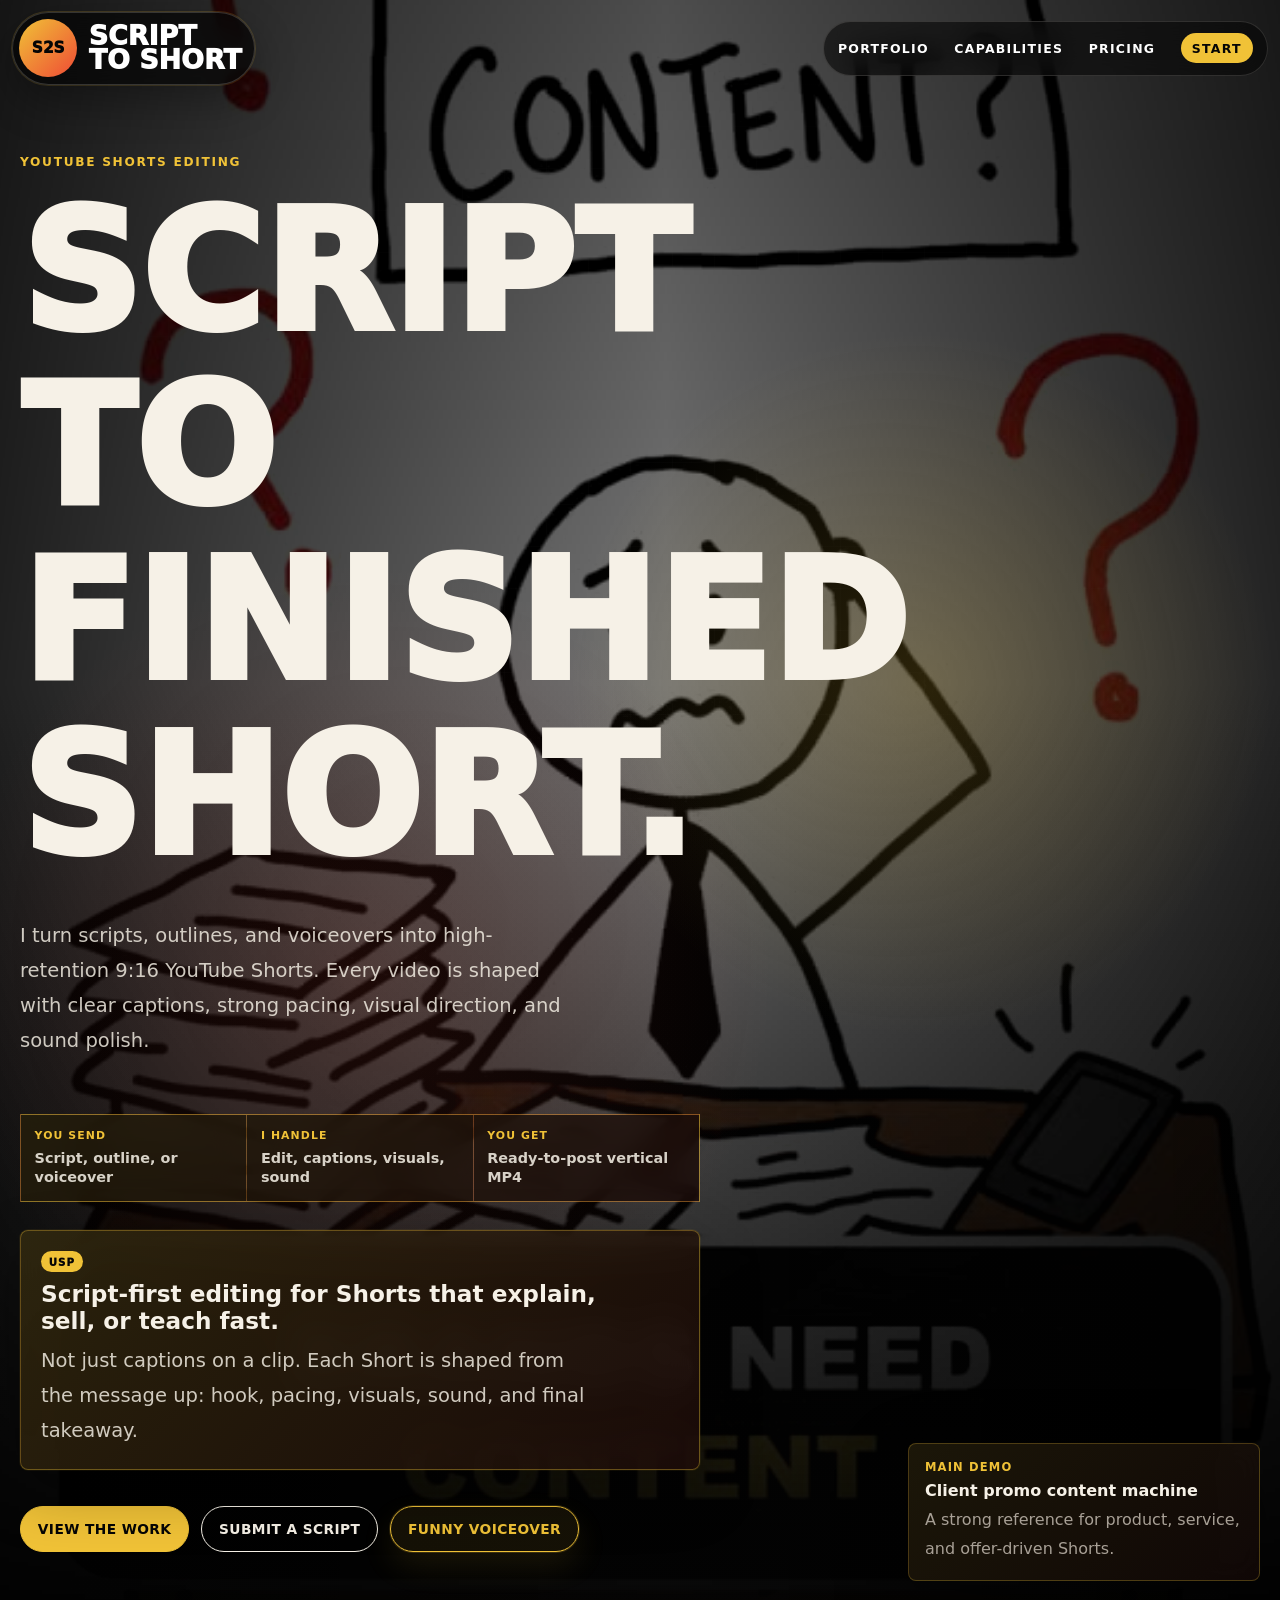
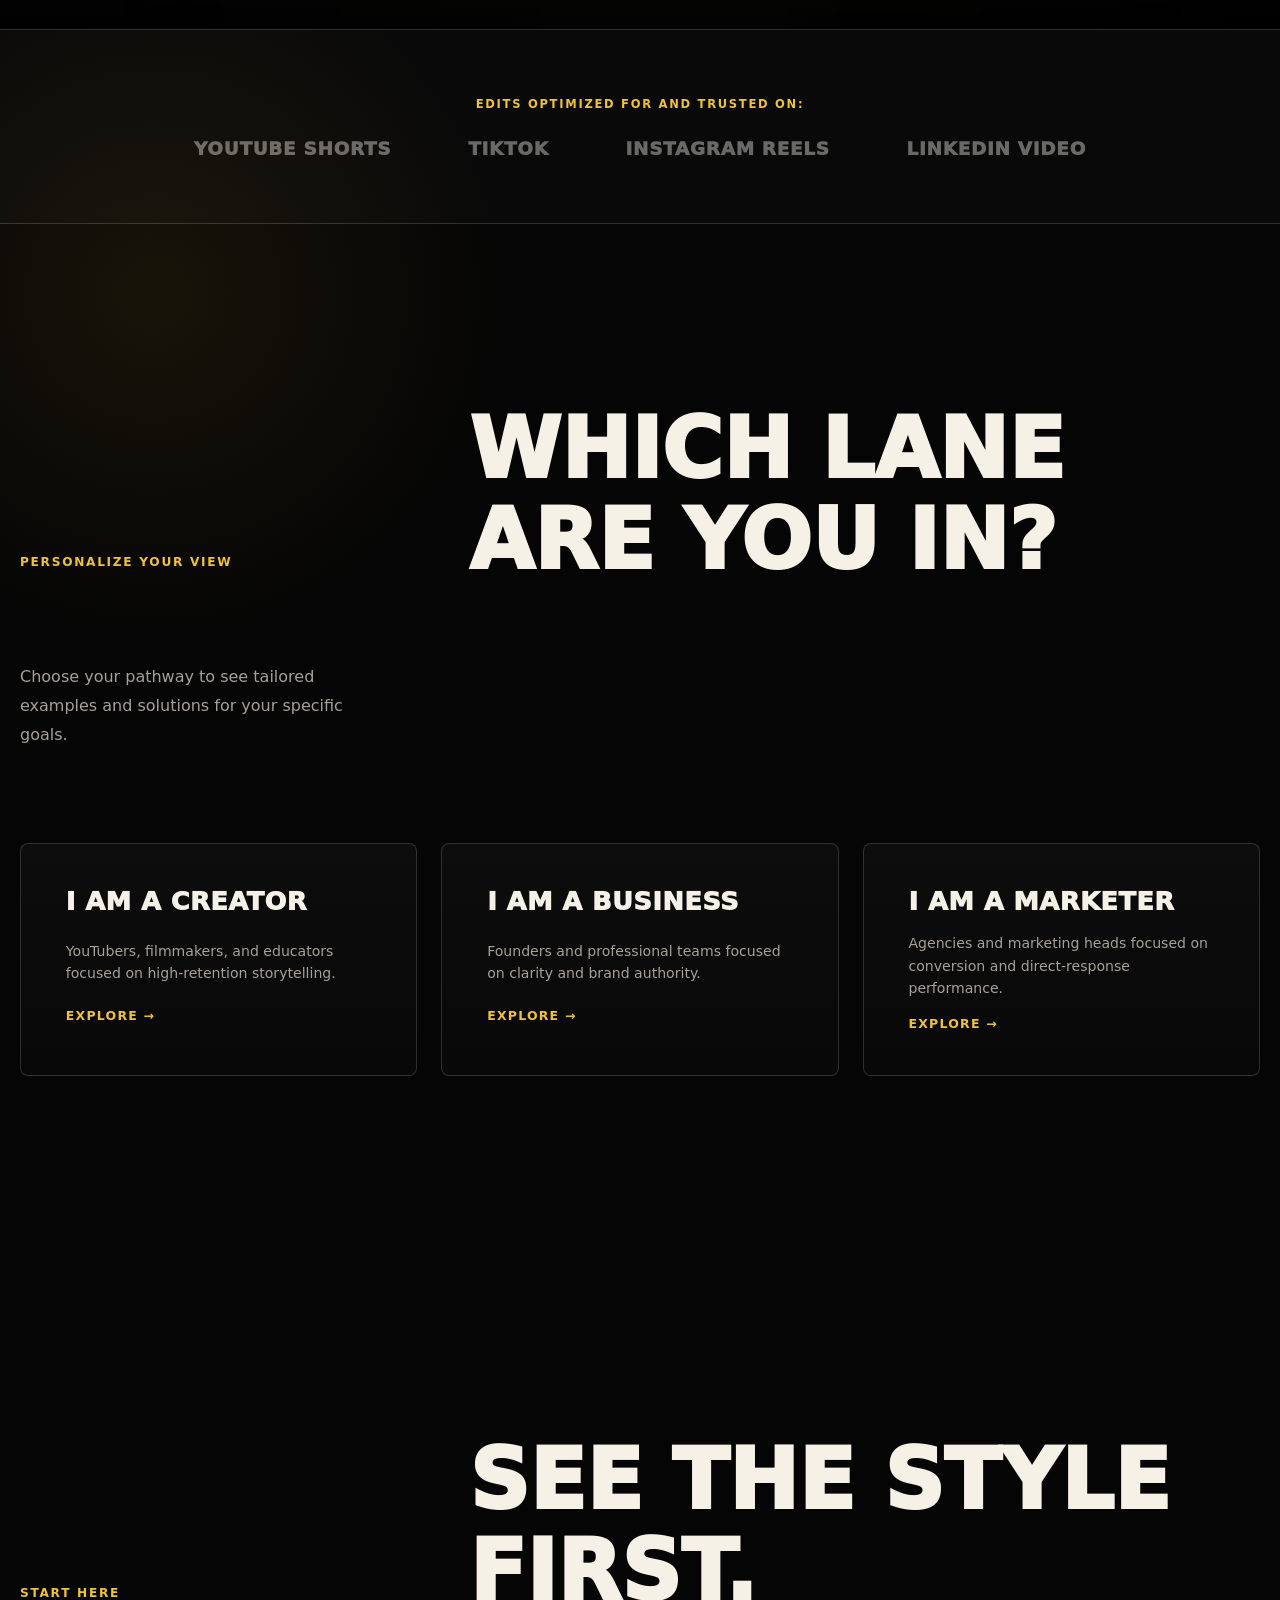
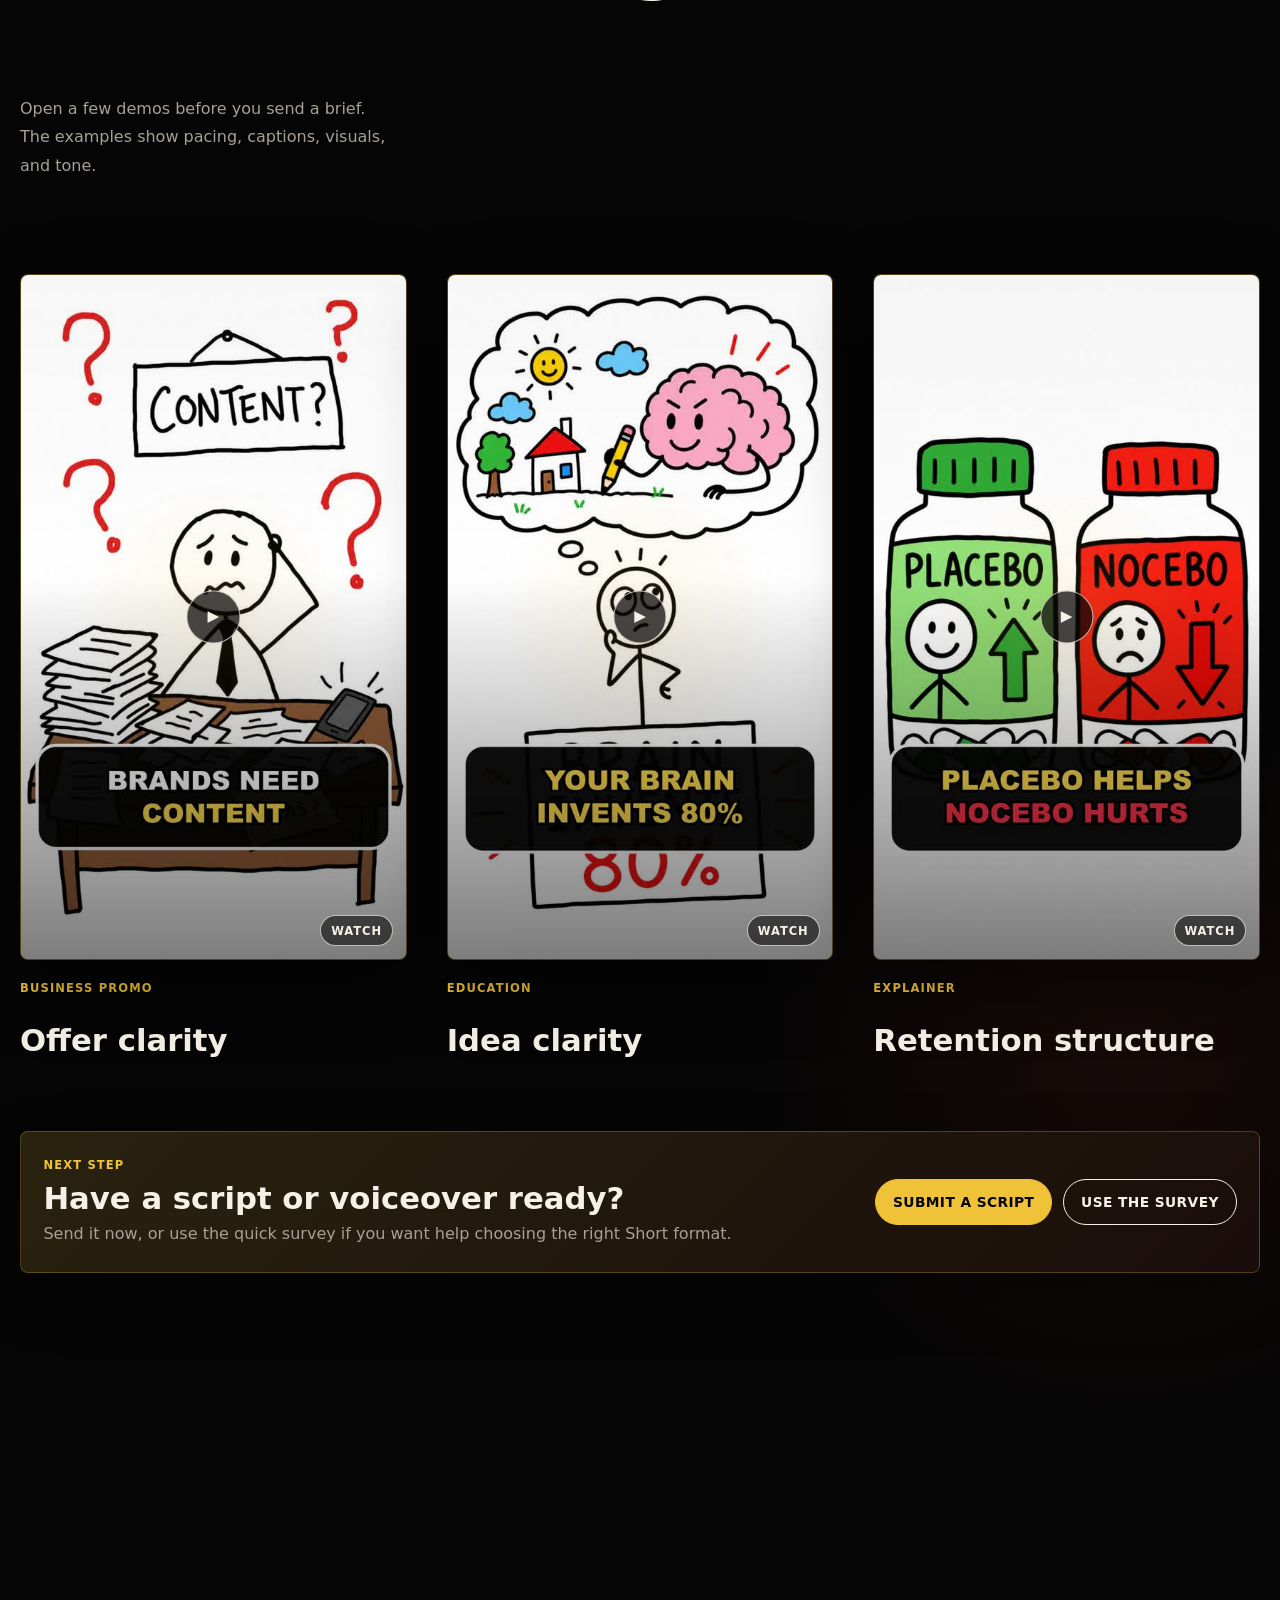
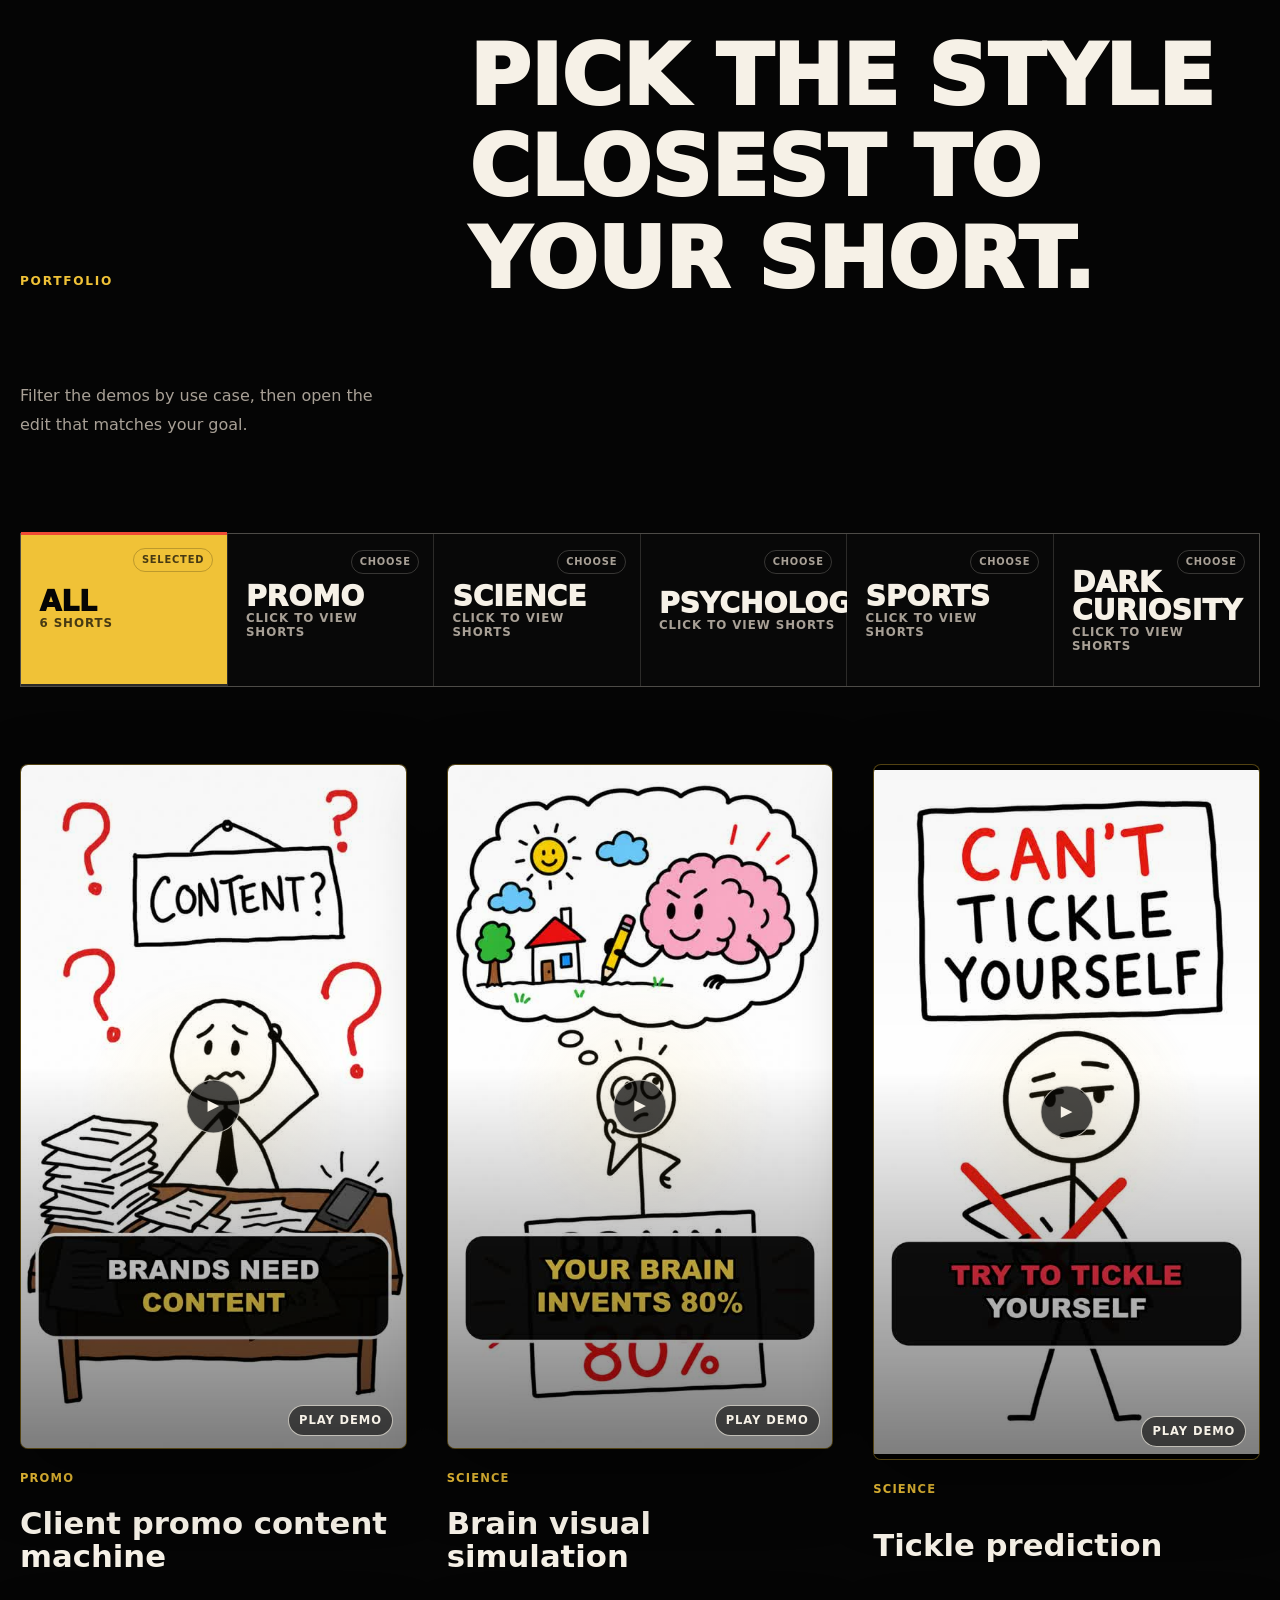
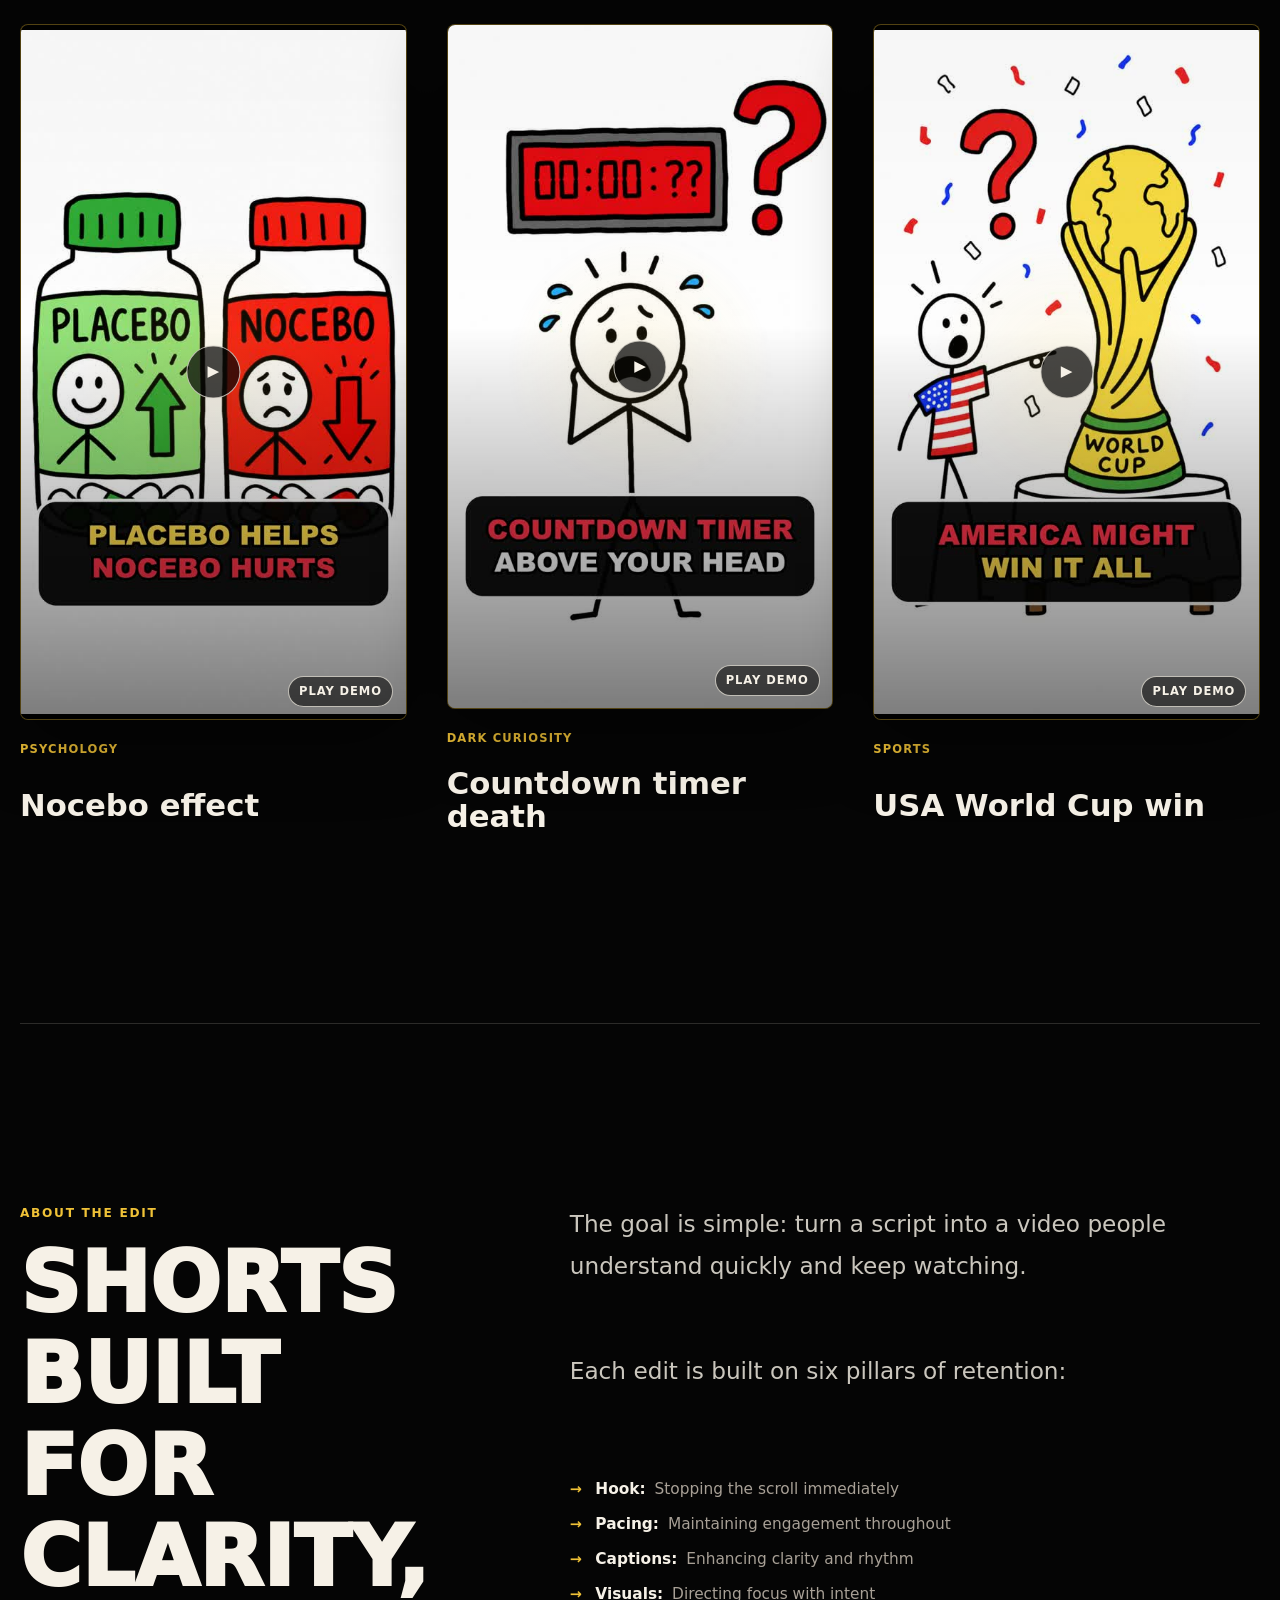
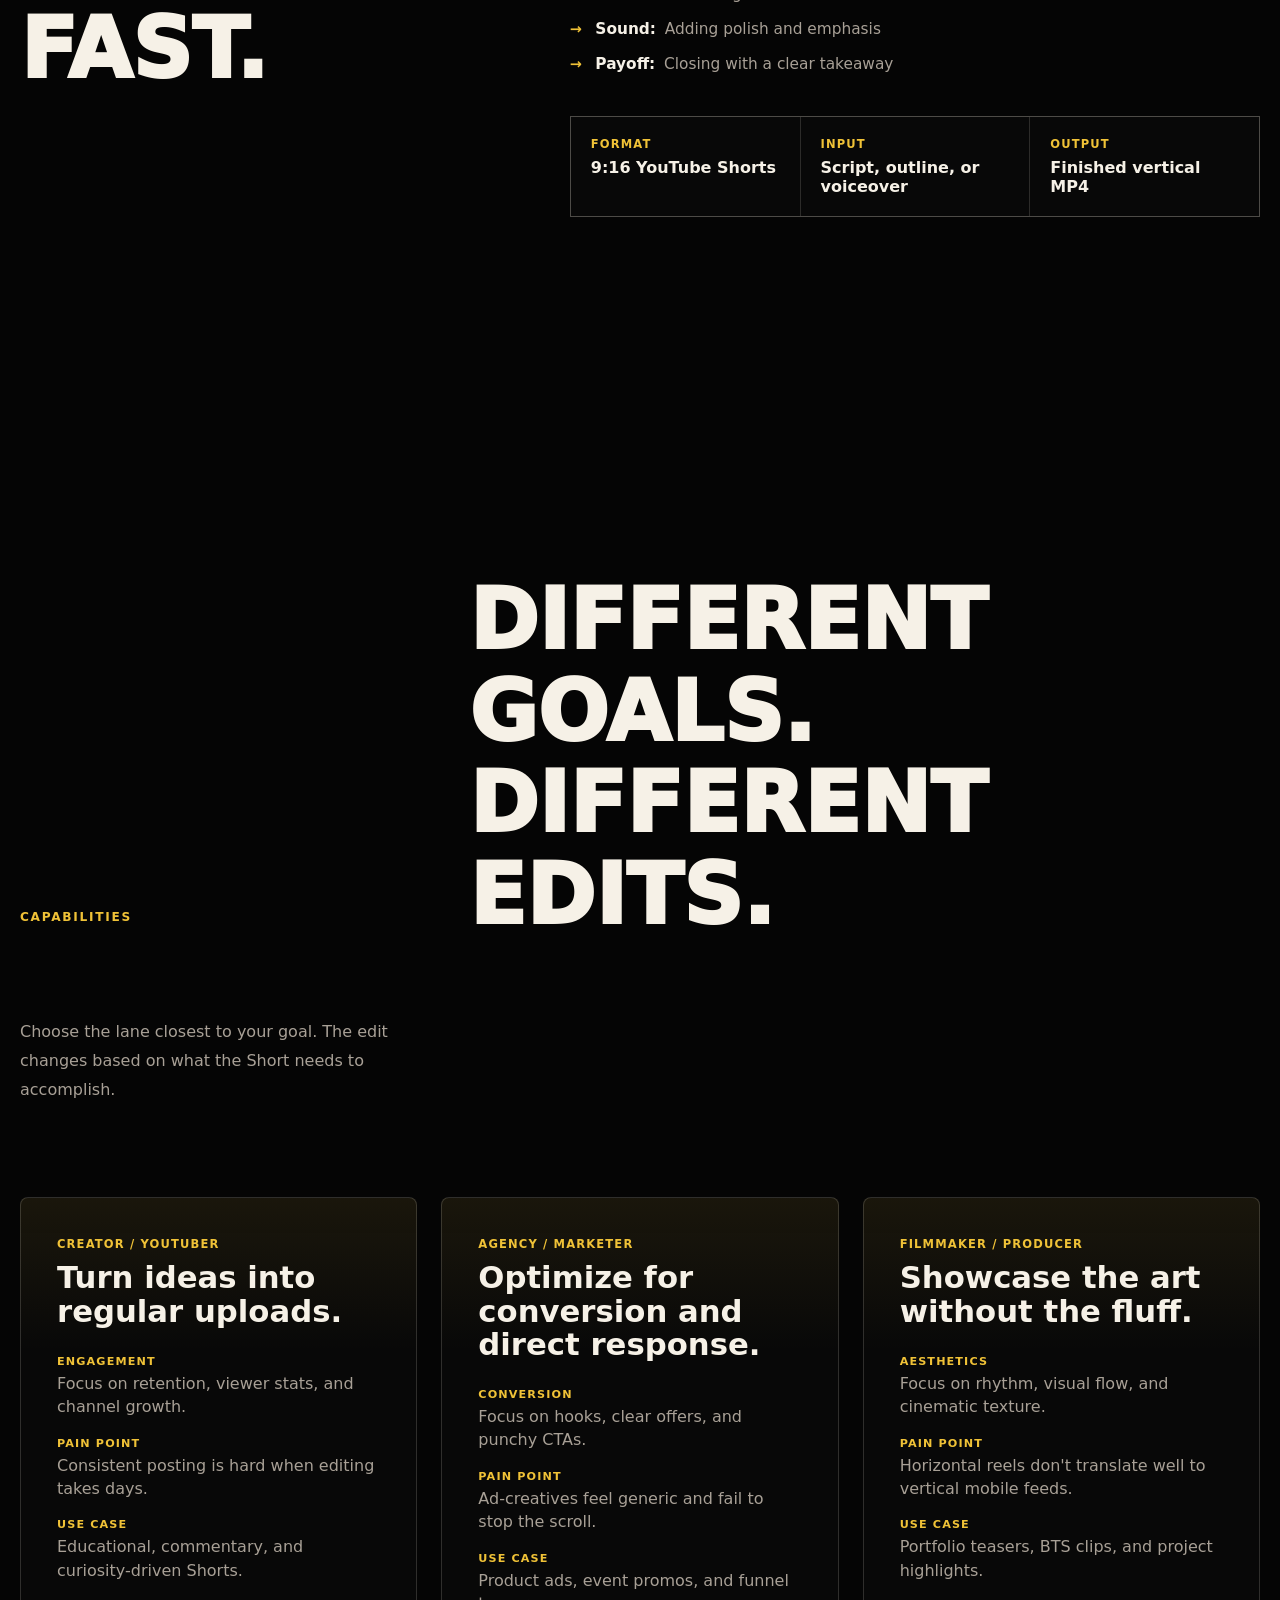
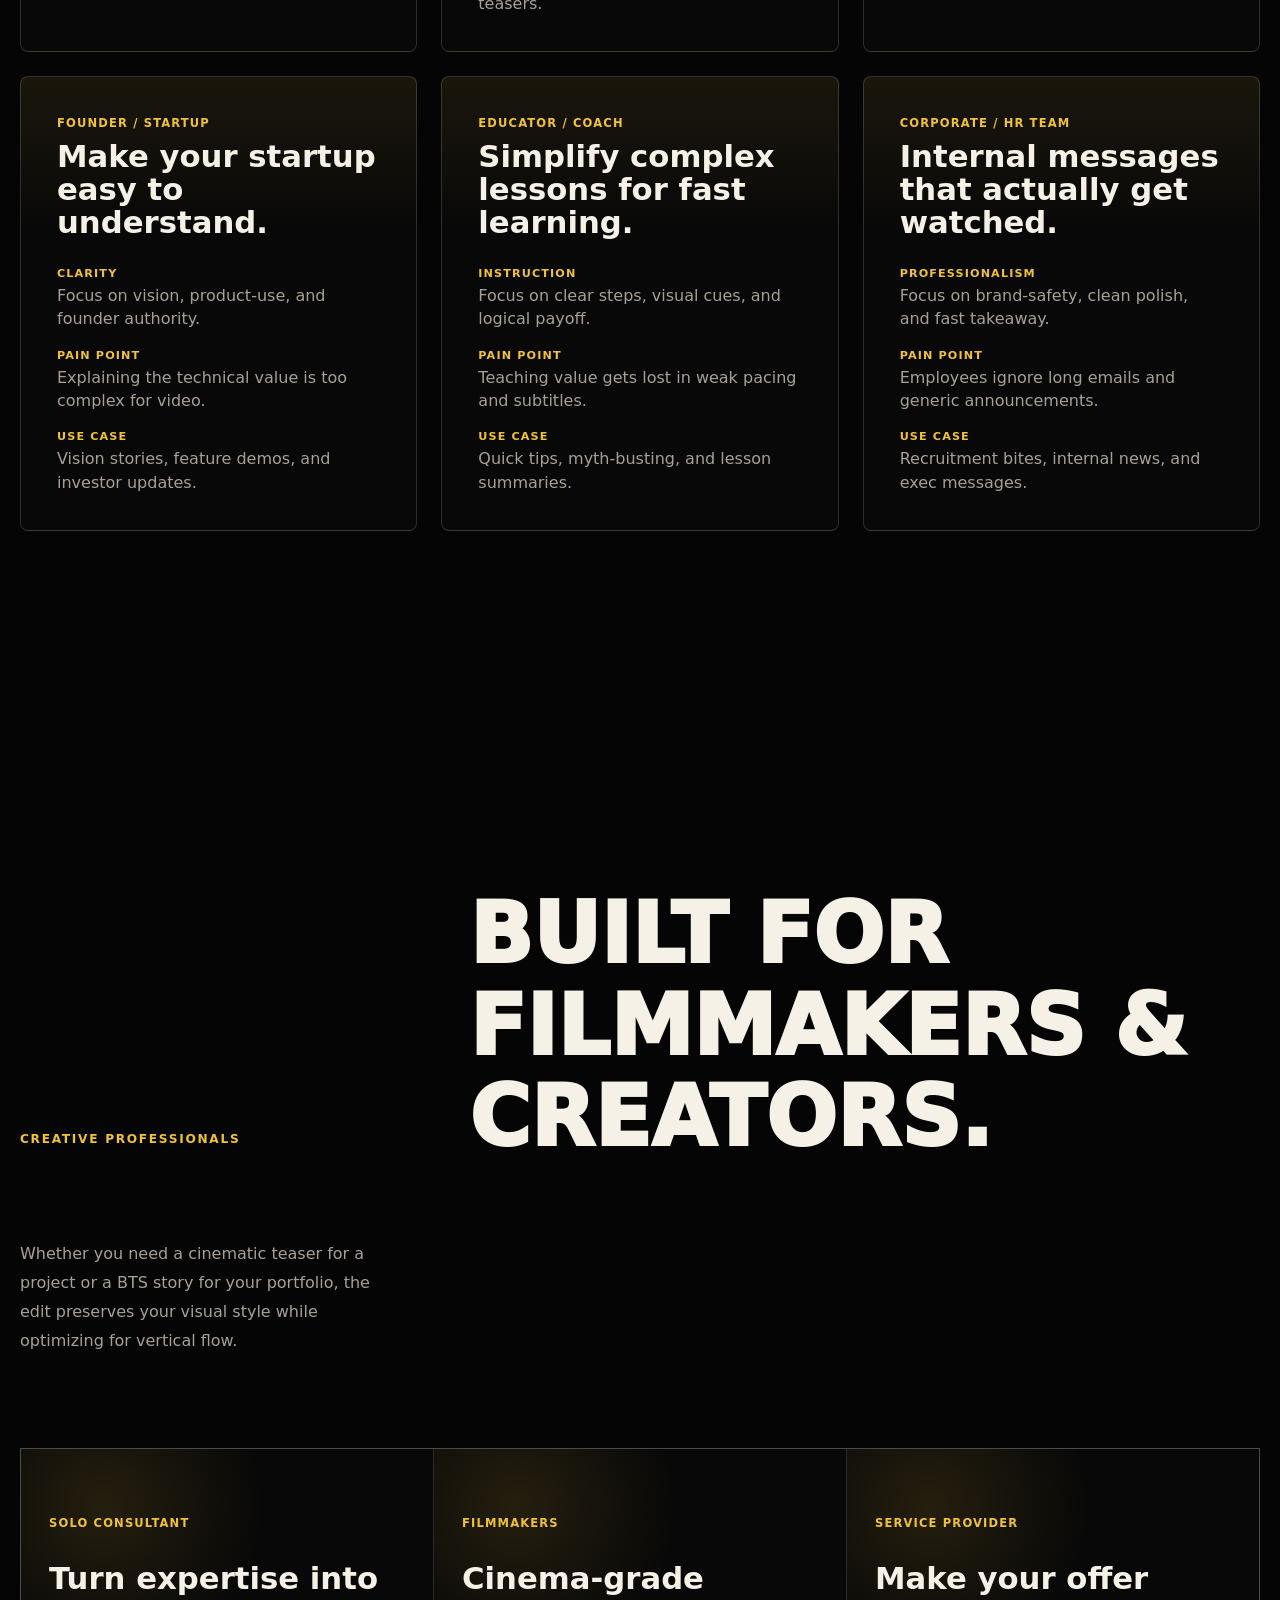
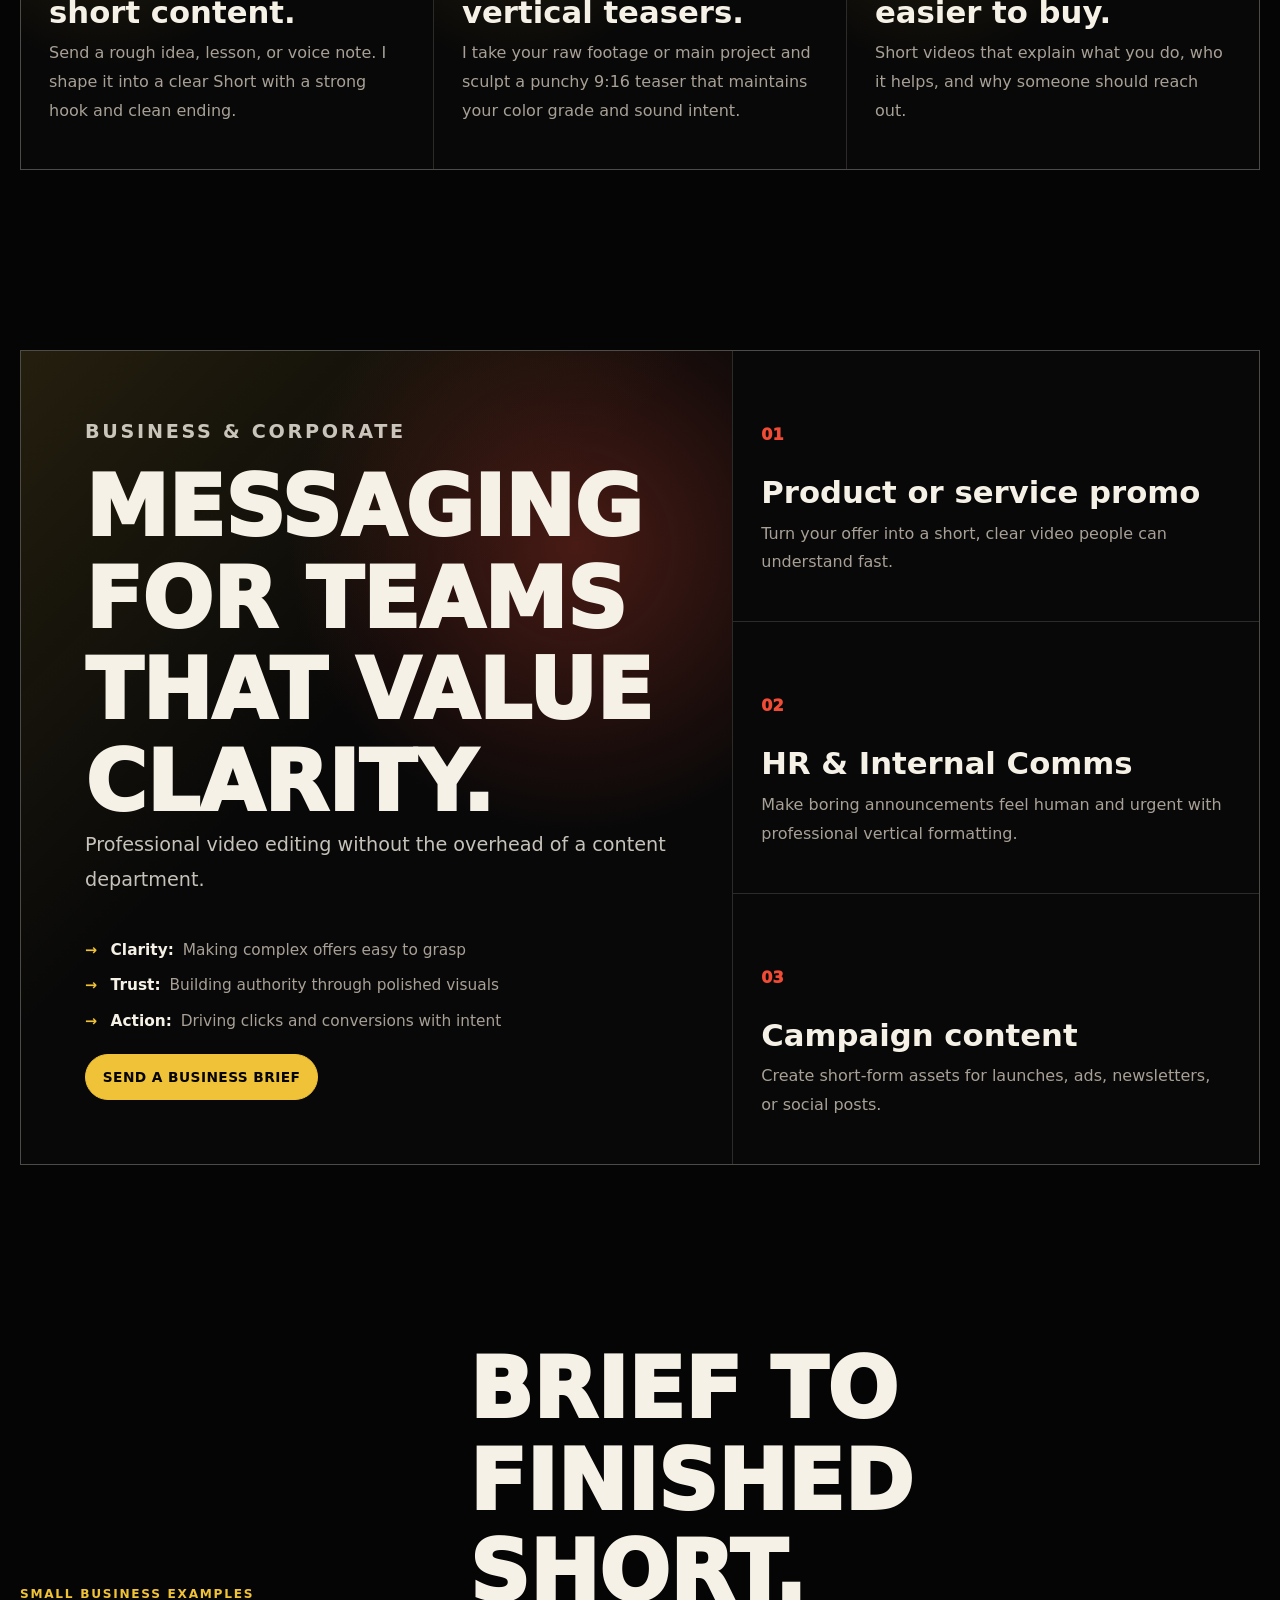
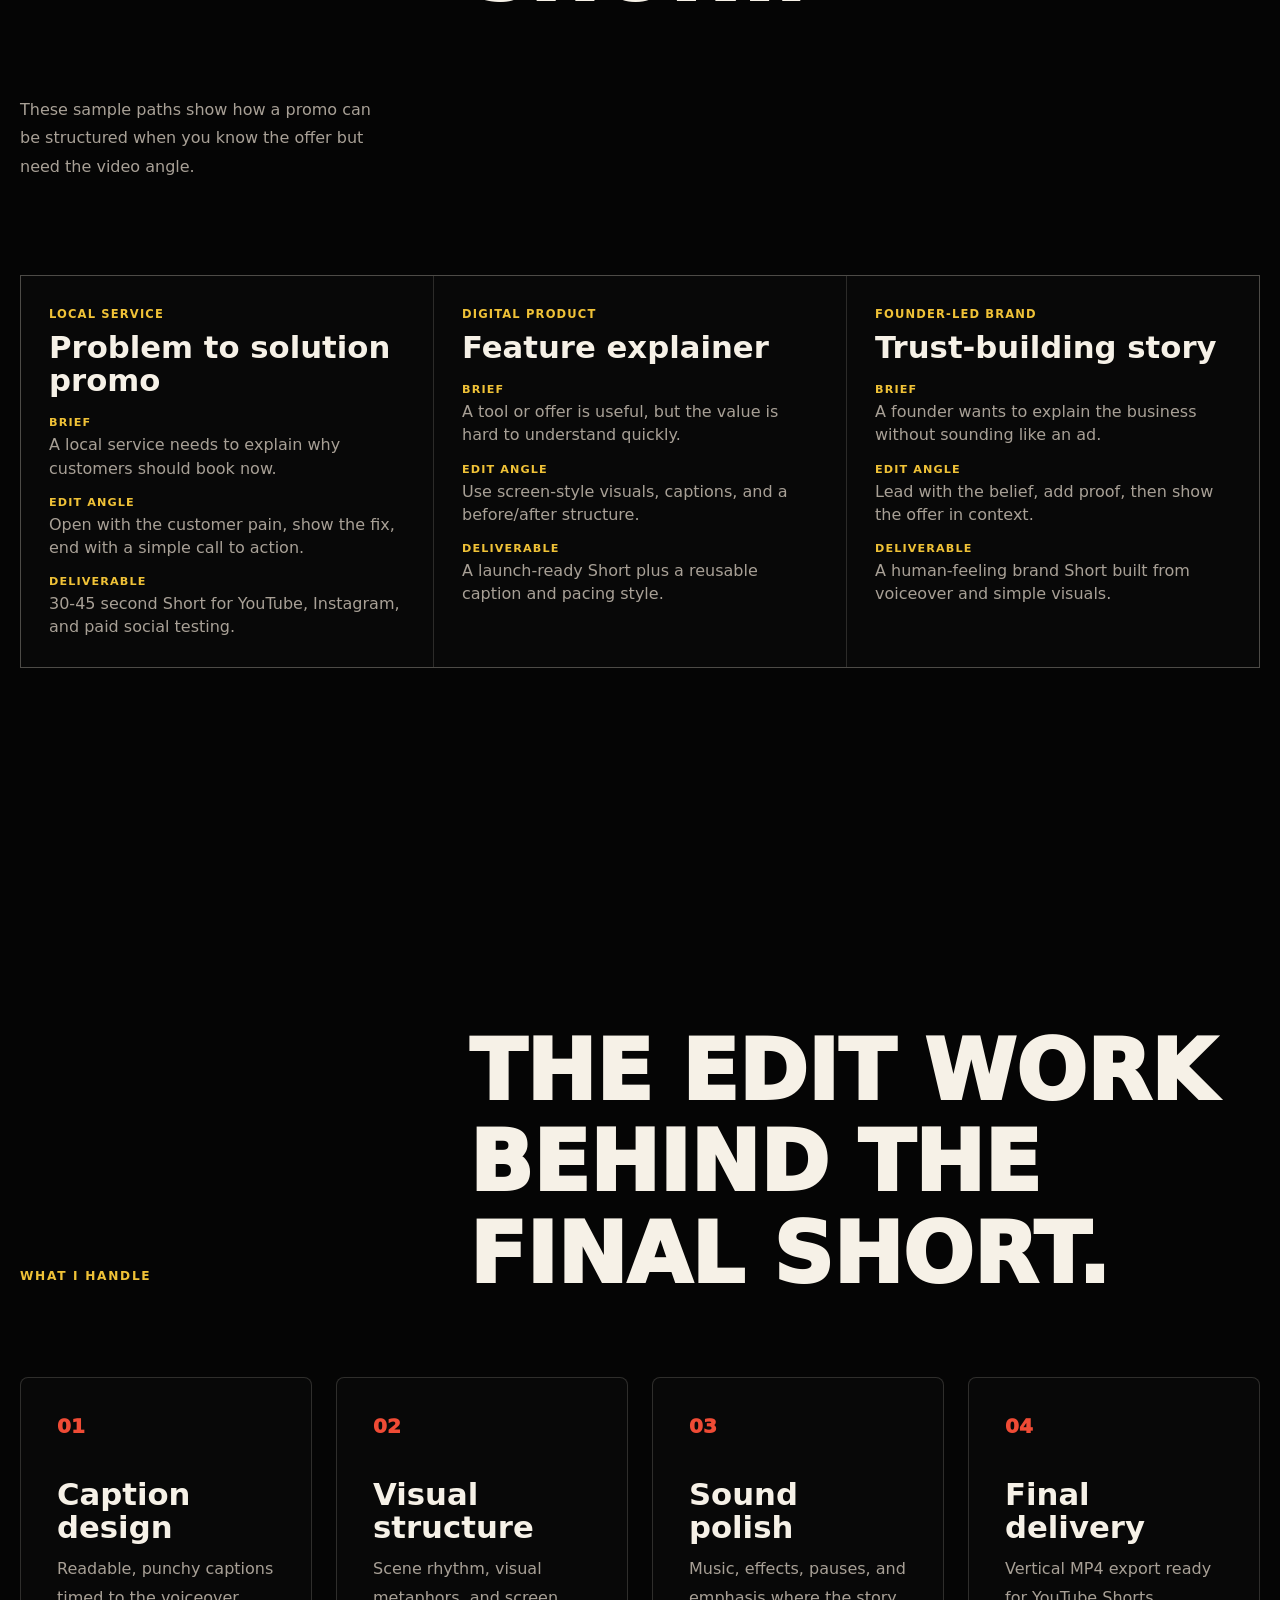
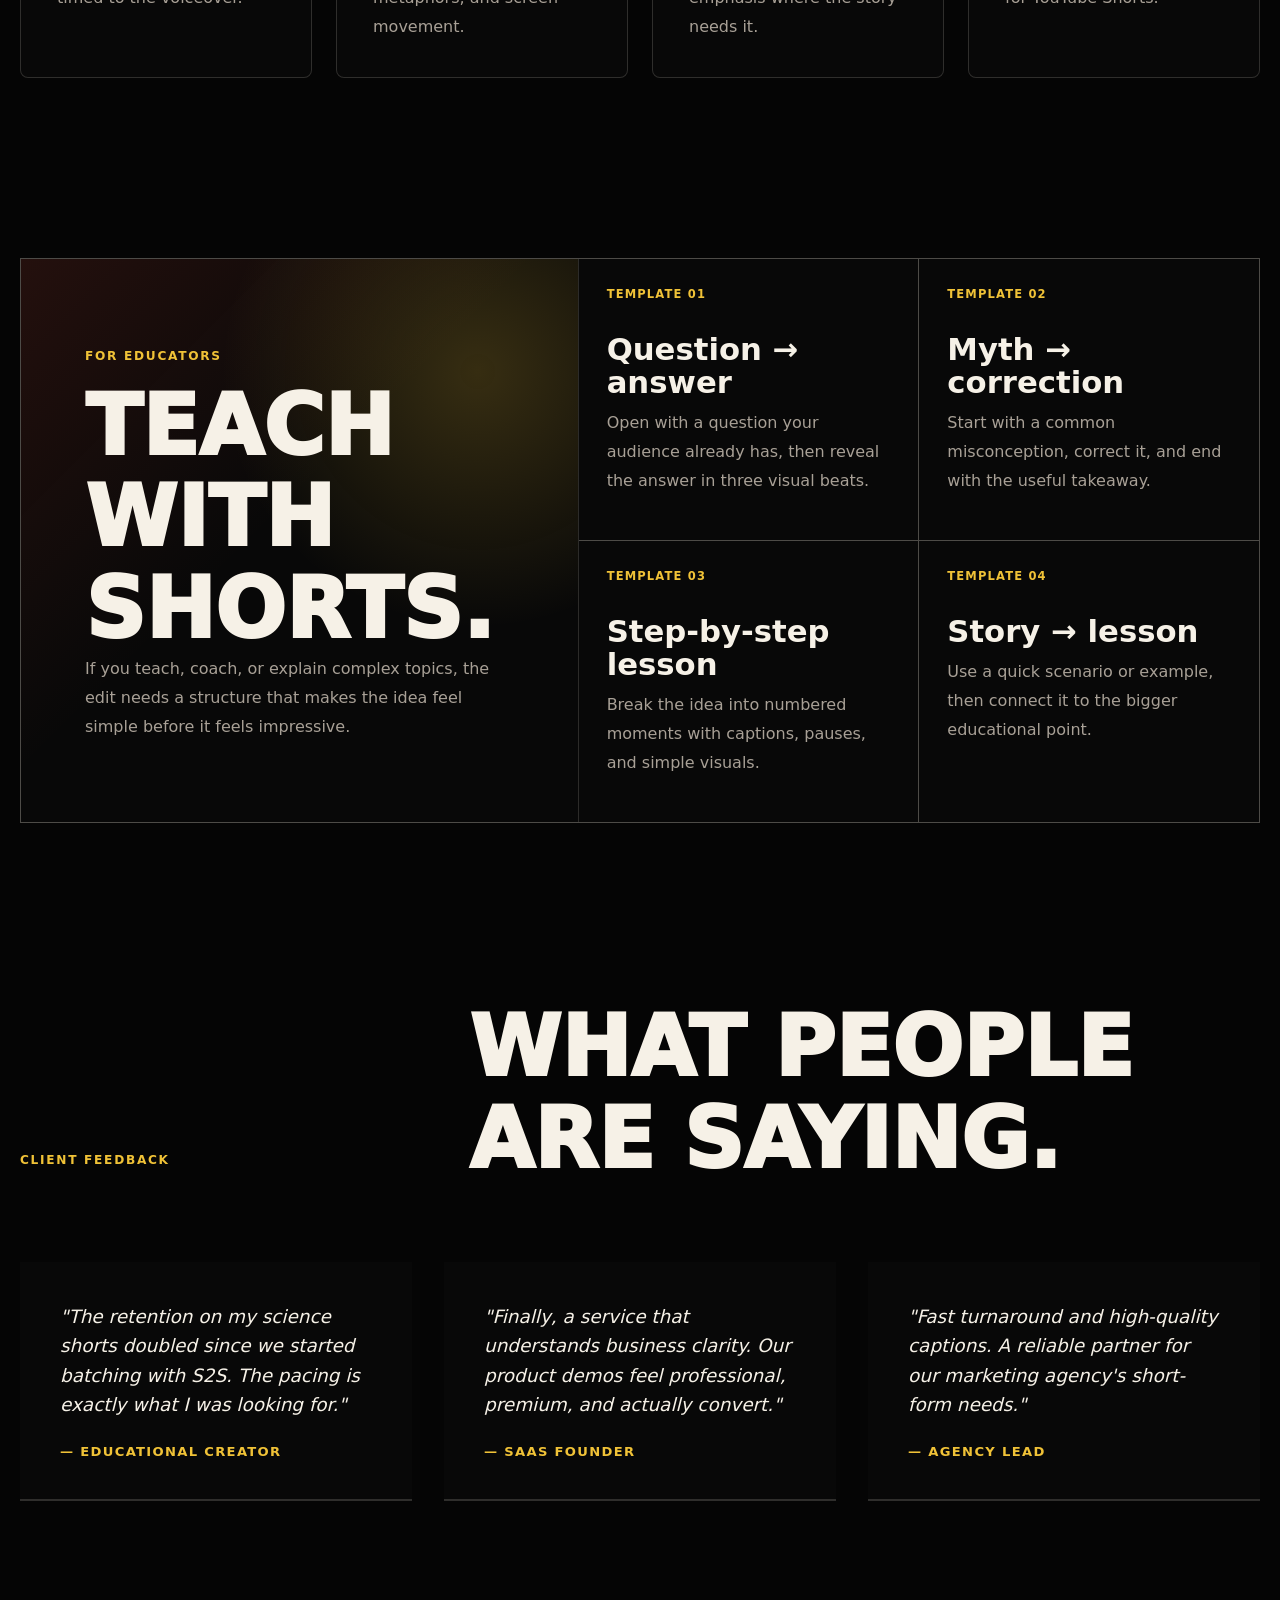
<file: index.html>
<!doctype html>
<html lang="en">
  <head>
    <meta charset="utf-8">
    <meta name="viewport" content="width=device-width, initial-scale=1">
    <title>Script to Short | YouTube Shorts Portfolio</title>
    <meta
      name="description"
      content="Send a script or voiceover and get a polished 9:16 YouTube Short with captions, visuals, pacing, and sound design."
    >
    <link rel="stylesheet" href="./styles.css">
  </head>
  <body>
    <div class="intro-loader" aria-hidden="true">
      <span>SCRIPT TO SHORT</span>
      <i></i>
    </div>

    <header class="site-header">
      <a class="brand" href="#top" aria-label="Go to top">
        <span class="brand-mark">S2S</span>
        <span class="brand-name">
          <span>Script</span>
          <span>to Short</span>
        </span>
      </a>
      <nav aria-label="Main navigation">
        <a href="#work">Portfolio</a>
        <a href="#personas">Capabilities</a>
        <a href="#packages">Pricing</a>
        <a class="nav-cta" href="#submit">Start</a>
      </nav>
    </header>

    <a class="floating-cta" href="#submit" aria-label="Start a YouTube Short project">
      Start a Short
    </a>

    <main id="top">
      <section class="hero" aria-labelledby="hero-title">
        <video
          class="hero-bg"
          src="./media/client-promo-content-machine-static-short.mp4"
          poster="./media/posters/client-promo-content-machine-static-short.jpg"
          muted
          loop
          playsinline
          autoplay
        ></video>
        <div class="hero-shade"></div>

        <div class="hero-content">
          <p class="eyebrow">YouTube Shorts editing</p>
          <h1 id="hero-title">Script to finished Short.</h1>
          <p>
            I turn scripts, outlines, and voiceovers into high-retention 9:16 YouTube Shorts.
            Every video is shaped with clear captions, strong pacing, visual direction, and sound polish.
          </p>
          <dl class="value-points" aria-label="Service summary">
            <div>
              <dt>You send</dt>
              <dd>Script, outline, or voiceover</dd>
            </div>
            <div>
              <dt>I handle</dt>
              <dd>Edit, captions, visuals, sound</dd>
            </div>
            <div>
              <dt>You get</dt>
              <dd>Ready-to-post vertical MP4</dd>
            </div>
          </dl>
          <div class="usp-callout" aria-label="Unique value proposition">
            <span>USP</span>
            <strong>Script-first editing for Shorts that explain, sell, or teach fast.</strong>
            <p>
              Not just captions on a clip. Each Short is shaped from the message up:
              hook, pacing, visuals, sound, and final takeaway.
            </p>
          </div>
          <div class="hero-actions">
            <a class="button primary" href="#work">View the work</a>
            <a class="button secondary" href="#submit">Submit a script</a>
            <button class="button voiceover-button" type="button" aria-pressed="false">
              Funny voiceover
            </button>
          </div>
        </div>

        <aside class="hero-note" aria-label="Featured demo">
          <span>Main demo</span>
          <strong>Client promo content machine</strong>
          <p>A strong reference for product, service, and offer-driven Shorts.</p>
        </aside>
      </section>

      <div class="trust-strip" aria-label="Platforms and trust">
        <p>Edits optimized for and trusted on:</p>
        <div class="logo-grid">
          <span>YouTube Shorts</span>
          <span>TikTok</span>
          <span>Instagram Reels</span>
          <span>LinkedIn Video</span>
        </div>
      </div>

      <section class="pathway-section" aria-labelledby="pathway-title">
        <div class="section-masthead">
          <p class="eyebrow">Personalize your view</p>
          <h2 id="pathway-title">Which lane are you in?</h2>
          <p>Choose your pathway to see tailored examples and solutions for your specific goals.</p>
        </div>
        <div class="pathway-grid">
          <a href="for-creators.html" class="pathway-card">
            <h3>I am a Creator</h3>
            <p>YouTubers, filmmakers, and educators focused on high-retention storytelling.</p>
            <span>Explore →</span>
          </a>
          <a href="for-business.html" class="pathway-card">
            <h3>I am a Business</h3>
            <p>Founders and professional teams focused on clarity and brand authority.</p>
            <span>Explore →</span>
          </a>
          <a href="for-marketers.html" class="pathway-card">
            <h3>I am a Marketer</h3>
            <p>Agencies and marketing heads focused on conversion and direct-response performance.</p>
            <span>Explore →</span>
          </a>
        </div>
      </section>

      <section class="showcase-section" aria-labelledby="showcase-title">
        <div class="section-masthead">
          <p class="eyebrow">Start here</p>
          <h2 id="showcase-title">See the style first.</h2>
          <p>Open a few demos before you send a brief. The examples show pacing, captions, visuals, and tone.</p>
        </div>

        <div class="showcase-grid">
          <article>
            <button
              class="video-trigger"
              type="button"
              data-video="./media/client-promo-content-machine-static-short.mp4"
              data-poster="./media/posters/client-promo-content-machine-static-short.jpg"
              data-title="Client promo content machine"
              data-caption="A business-facing promo built to explain an offer quickly."
            >
              <video
                src="./media/client-promo-content-machine-static-short.mp4"
                poster="./media/posters/client-promo-content-machine-static-short.jpg"
                muted
                loop
                playsinline
                preload="metadata"
              ></video>
              <span>Watch</span>
            </button>
            <p class="demo-type">Business promo</p>
            <h3>Offer clarity</h3>
          </article>

          <article>
            <button
              class="video-trigger"
              type="button"
              data-video="./media/brain-visual-simulation-static-short.mp4"
              data-poster="./media/posters/brain-visual-simulation-static-short.jpg"
              data-title="Brain visual simulation"
              data-caption="A visual explainer showing how an educational script can become a clear Short."
            >
              <video
                src="./media/brain-visual-simulation-static-short.mp4"
                poster="./media/posters/brain-visual-simulation-static-short.jpg"
                muted
                loop
                playsinline
                preload="metadata"
              ></video>
              <span>Watch</span>
            </button>
            <p class="demo-type">Education</p>
            <h3>Idea clarity</h3>
          </article>

          <article>
            <button
              class="video-trigger"
              type="button"
              data-video="./media/nocebo-effect-static-short.mp4"
              data-poster="./media/posters/nocebo-effect-static-short.jpg"
              data-title="Nocebo effect"
              data-caption="A psychology concept edited around setup, tension, and payoff."
            >
              <video
                src="./media/nocebo-effect-static-short.mp4"
                poster="./media/posters/nocebo-effect-static-short.jpg"
                muted
                loop
                playsinline
                preload="metadata"
              ></video>
              <span>Watch</span>
            </button>
            <p class="demo-type">Explainer</p>
            <h3>Retention structure</h3>
          </article>
        </div>

        <div class="cta-strip" aria-label="Next step">
          <div>
            <p class="demo-type">Next step</p>
            <h3>Have a script or voiceover ready?</h3>
            <p>Send it now, or use the quick survey if you want help choosing the right Short format.</p>
          </div>
          <div class="cta-strip-actions">
            <a class="button primary" href="#submit">Submit a script</a>
            <a class="button secondary" href="#survey">Use the survey</a>
          </div>
        </div>
      </section>

      <section class="work-section" id="work" aria-labelledby="work-title">
        <div class="section-masthead">
          <p class="eyebrow">Portfolio</p>
          <h2 id="work-title">Pick the style closest to your Short.</h2>
          <p>Filter the demos by use case, then open the edit that matches your goal.</p>
        </div>

        <div class="category-grid" aria-label="Demo categories">
          <button class="category-tile active" type="button" data-filter="all">
            <strong>All</strong>
            <span>6 shorts</span>
          </button>
          <button class="category-tile" type="button" data-filter="promo">
            <strong>Promo</strong>
            <span>Click to view shorts</span>
          </button>
          <button class="category-tile" type="button" data-filter="science">
            <strong>Science</strong>
            <span>Click to view shorts</span>
          </button>
          <button class="category-tile" type="button" data-filter="psychology">
            <strong>Psychology</strong>
            <span>Click to view shorts</span>
          </button>
          <button class="category-tile" type="button" data-filter="sports">
            <strong>Sports</strong>
            <span>Click to view shorts</span>
          </button>
          <button class="category-tile" type="button" data-filter="dark">
            <strong>Dark curiosity</strong>
            <span>Click to view shorts</span>
          </button>
        </div>

        <div class="demo-grid">
          <article class="demo-card" data-category="promo">
            <button
              class="video-trigger"
              type="button"
              data-video="./media/client-promo-content-machine-static-short.mp4"
              data-poster="./media/posters/client-promo-content-machine-static-short.jpg"
              data-title="Client promo content machine"
              data-caption="A sales-style Short for a product, service, offer, or client-facing campaign."
            >
              <video
                src="./media/client-promo-content-machine-static-short.mp4"
                poster="./media/posters/client-promo-content-machine-static-short.jpg"
                muted
                loop
                playsinline
                preload="metadata"
              ></video>
              <span>Play demo</span>
            </button>
            <p class="demo-type">Promo</p>
            <h3>Client promo content machine</h3>
          </article>

          <article class="demo-card" data-category="science">
            <button
              class="video-trigger"
              type="button"
              data-video="./media/brain-visual-simulation-static-short.mp4"
              data-poster="./media/posters/brain-visual-simulation-static-short.jpg"
              data-title="Brain visual simulation"
              data-caption="An educational Short with abstract visuals, steady pacing, and clear caption rhythm."
            >
              <video
                src="./media/brain-visual-simulation-static-short.mp4"
                poster="./media/posters/brain-visual-simulation-static-short.jpg"
                muted
                loop
                playsinline
                preload="metadata"
              ></video>
              <span>Play demo</span>
            </button>
            <p class="demo-type">Science</p>
            <h3>Brain visual simulation</h3>
          </article>

          <article class="demo-card" data-category="science">
            <button
              class="video-trigger"
              type="button"
              data-video="./media/tickle-prediction-static-short.mp4"
              data-poster="./media/posters/tickle-prediction-static-short.jpg"
              data-title="Tickle prediction"
              data-caption="A quick curiosity hook built around a simple, memorable science question."
            >
              <video
                src="./media/tickle-prediction-static-short.mp4"
                poster="./media/posters/tickle-prediction-static-short.jpg"
                muted
                loop
                playsinline
                preload="metadata"
              ></video>
              <span>Play demo</span>
            </button>
            <p class="demo-type">Science</p>
            <h3>Tickle prediction</h3>
          </article>

          <article class="demo-card" data-category="psychology">
            <button
              class="video-trigger"
              type="button"
              data-video="./media/nocebo-effect-static-short.mp4"
              data-poster="./media/posters/nocebo-effect-static-short.jpg"
              data-title="Nocebo effect"
              data-caption="A psychology explainer shaped around setup, tension, and payoff."
            >
              <video
                src="./media/nocebo-effect-static-short.mp4"
                poster="./media/posters/nocebo-effect-static-short.jpg"
                muted
                loop
                playsinline
                preload="metadata"
              ></video>
              <span>Play demo</span>
            </button>
            <p class="demo-type">Psychology</p>
            <h3>Nocebo effect</h3>
          </article>

          <article class="demo-card" data-category="dark">
            <button
              class="video-trigger"
              type="button"
              data-video="./media/countdown-timer-death-static-short.mp4"
              data-poster="./media/posters/countdown-timer-death-static-short.jpg"
              data-title="Countdown timer death"
              data-caption="A dramatic dark-curiosity concept with strong contrast and clean pacing."
            >
              <video
                src="./media/countdown-timer-death-static-short.mp4"
                poster="./media/posters/countdown-timer-death-static-short.jpg"
                muted
                loop
                playsinline
                preload="metadata"
              ></video>
              <span>Play demo</span>
            </button>
            <p class="demo-type">Dark curiosity</p>
            <h3>Countdown timer death</h3>
          </article>

          <article class="demo-card" data-category="sports">
            <button
              class="video-trigger"
              type="button"
              data-video="./media/usa-world-cup-win-static-short.mp4"
              data-poster="./media/posters/usa-world-cup-win-static-short.jpg"
              data-title="USA World Cup win"
              data-caption="Fast sports context with punchy captions and a clear narrative beat."
            >
              <video
                src="./media/usa-world-cup-win-static-short.mp4"
                poster="./media/posters/usa-world-cup-win-static-short.jpg"
                muted
                loop
                playsinline
                preload="metadata"
              ></video>
              <span>Play demo</span>
            </button>
            <p class="demo-type">Sports</p>
            <h3>USA World Cup win</h3>
          </article>
        </div>
      </section>

      <section class="about-section" id="about" aria-labelledby="about-title">
        <div>
          <p class="eyebrow">About the edit</p>
          <h2 id="about-title">Shorts built for clarity, fast.</h2>
        </div>
        <div class="about-copy">
          <p>The goal is simple: turn a script into a video people understand quickly and keep watching.</p>
          <p>Each edit is built on six pillars of retention:</p>
          <ul class="feature-list">
            <li><strong>Hook:</strong> Stopping the scroll immediately</li>
            <li><strong>Pacing:</strong> Maintaining engagement throughout</li>
            <li><strong>Captions:</strong> Enhancing clarity and rhythm</li>
            <li><strong>Visuals:</strong> Directing focus with intent</li>
            <li><strong>Sound:</strong> Adding polish and emphasis</li>
            <li><strong>Payoff:</strong> Closing with a clear takeaway</li>
          </ul>
          <dl class="stat-list">
            <div>
              <dt>Format</dt>
              <dd>9:16 YouTube Shorts</dd>
            </div>
            <div>
              <dt>Input</dt>
              <dd>Script, outline, or voiceover</dd>
            </div>
            <div>
              <dt>Output</dt>
              <dd>Finished vertical MP4</dd>
            </div>
          </dl>
        </div>
      </section>

      <section class="personas-section" id="personas" aria-labelledby="personas-title">
        <div class="section-masthead">
          <p class="eyebrow">Capabilities</p>
          <h2 id="personas-title">Different goals. Different edits.</h2>
          <p>Choose the lane closest to your goal. The edit changes based on what the Short needs to accomplish.</p>
        </div>

        <div class="persona-grid">
          <article>
            <p class="demo-type">Creator / YouTuber</p>
            <h3>Turn ideas into regular uploads.</h3>
            <dl>
              <div>
                <dt>Engagement</dt>
                <dd>Focus on retention, viewer stats, and channel growth.</dd>
              </div>
              <div>
                <dt>Pain point</dt>
                <dd>Consistent posting is hard when editing takes days.</dd>
              </div>
              <div>
                <dt>Use Case</dt>
                <dd>Educational, commentary, and curiosity-driven Shorts.</dd>
              </div>
            </dl>
          </article>

          <article>
            <p class="demo-type">Agency / Marketer</p>
            <h3>Optimize for conversion and direct response.</h3>
            <dl>
              <div>
                <dt>Conversion</dt>
                <dd>Focus on hooks, clear offers, and punchy CTAs.</dd>
              </div>
              <div>
                <dt>Pain point</dt>
                <dd>Ad-creatives feel generic and fail to stop the scroll.</dd>
              </div>
              <div>
                <dt>Use Case</dt>
                <dd>Product ads, event promos, and funnel teasers.</dd>
              </div>
            </dl>
          </article>

          <article>
            <p class="demo-type">Filmmaker / Producer</p>
            <h3>Showcase the art without the fluff.</h3>
            <dl>
              <div>
                <dt>Aesthetics</dt>
                <dd>Focus on rhythm, visual flow, and cinematic texture.</dd>
              </div>
              <div>
                <dt>Pain point</dt>
                <dd>Horizontal reels don't translate well to vertical mobile feeds.</dd>
              </div>
              <div>
                <dt>Use Case</dt>
                <dd>Portfolio teasers, BTS clips, and project highlights.</dd>
              </div>
            </dl>
          </article>

          <article>
            <p class="demo-type">Founder / Startup</p>
            <h3>Make your startup easy to understand.</h3>
            <dl>
              <div>
                <dt>Clarity</dt>
                <dd>Focus on vision, product-use, and founder authority.</dd>
              </div>
              <div>
                <dt>Pain point</dt>
                <dd>Explaining the technical value is too complex for video.</dd>
              </div>
              <div>
                <dt>Use Case</dt>
                <dd>Vision stories, feature demos, and investor updates.</dd>
              </div>
            </dl>
          </article>

          <article>
            <p class="demo-type">Educator / Coach</p>
            <h3>Simplify complex lessons for fast learning.</h3>
            <dl>
              <div>
                <dt>Instruction</dt>
                <dd>Focus on clear steps, visual cues, and logical payoff.</dd>
              </div>
              <div>
                <dt>Pain point</dt>
                <dd>Teaching value gets lost in weak pacing and subtitles.</dd>
              </div>
              <div>
                <dt>Use Case</dt>
                <dd>Quick tips, myth-busting, and lesson summaries.</dd>
              </div>
            </dl>
          </article>

          <article>
            <p class="demo-type">Corporate / HR Team</p>
            <h3>Internal messages that actually get watched.</h3>
            <dl>
              <div>
                <dt>Professionalism</dt>
                <dd>Focus on brand-safety, clean polish, and fast takeaway.</dd>
              </div>
              <div>
                <dt>Pain point</dt>
                <dd>Employees ignore long emails and generic announcements.</dd>
              </div>
              <div>
                <dt>Use Case</dt>
                <dd>Recruitment bites, internal news, and exec messages.</dd>
              </div>
            </dl>
          </article>
        </div>
      </section>

      <section class="freelancer-section" id="freelancers" aria-labelledby="freelancer-title">
        <div class="section-masthead">
          <p class="eyebrow">Creative Professionals</p>
          <h2 id="freelancer-title">Built for filmmakers & creators.</h2>
          <p>Whether you need a cinematic teaser for a project or a BTS story for your portfolio, the edit preserves your visual style while optimizing for vertical flow.</p>
        </div>

        <div class="freelancer-grid">
          <article>
            <span>Solo consultant</span>
            <h3>Turn expertise into short content.</h3>
            <p>Send a rough idea, lesson, or voice note. I shape it into a clear Short with a strong hook and clean ending.</p>
          </article>
          <article>
            <span>Filmmakers</span>
            <h3>Cinema-grade vertical teasers.</h3>
            <p>I take your raw footage or main project and sculpt a punchy 9:16 teaser that maintains your color grade and sound intent.</p>
          </article>
          <article>
            <span>Service provider</span>
            <h3>Make your offer easier to buy.</h3>
            <p>Short videos that explain what you do, who it helps, and why someone should reach out.</p>
          </article>
        </div>
      </section>

      <section class="business-section" id="business" aria-labelledby="business-title">
        <div class="business-panel">
          <p class="eyebrow">Business & Corporate</p>
          <h2 id="business-title">Messaging for teams that value clarity.</h2>
          <p>Professional video editing without the overhead of a content department.</p>
          <ul class="feature-list">
            <li><strong>Clarity:</strong> Making complex offers easy to grasp</li>
            <li><strong>Trust:</strong> Building authority through polished visuals</li>
            <li><strong>Action:</strong> Driving clicks and conversions with intent</li>
          </ul>
          <a class="button primary" href="#submit">Send a business brief</a>
        </div>

        <div class="business-grid" aria-label="Business video use cases">
          <article>
            <span>01</span>
            <h3>Product or service promo</h3>
            <p>Turn your offer into a short, clear video people can understand fast.</p>
          </article>
          <article>
            <span>02</span>
            <h3>HR & Internal Comms</h3>
            <p>Make boring announcements feel human and urgent with professional vertical formatting.</p>
          </article>
          <article>
            <span>03</span>
            <h3>Campaign content</h3>
            <p>Create short-form assets for launches, ads, newsletters, or social posts.</p>
          </article>
        </div>
      </section>

      <section class="case-studies-section" id="case-studies" aria-labelledby="case-studies-title">
        <div class="section-masthead">
          <p class="eyebrow">Small business examples</p>
          <h2 id="case-studies-title">Brief to finished Short.</h2>
          <p>These sample paths show how a promo can be structured when you know the offer but need the video angle.</p>
        </div>

        <div class="case-grid">
          <article>
            <p class="demo-type">Local service</p>
            <h3>Problem to solution promo</h3>
            <dl>
              <div>
                <dt>Brief</dt>
                <dd>A local service needs to explain why customers should book now.</dd>
              </div>
              <div>
                <dt>Edit angle</dt>
                <dd>Open with the customer pain, show the fix, end with a simple call to action.</dd>
              </div>
              <div>
                <dt>Deliverable</dt>
                <dd>30-45 second Short for YouTube, Instagram, and paid social testing.</dd>
              </div>
            </dl>
          </article>

          <article>
            <p class="demo-type">Digital product</p>
            <h3>Feature explainer</h3>
            <dl>
              <div>
                <dt>Brief</dt>
                <dd>A tool or offer is useful, but the value is hard to understand quickly.</dd>
              </div>
              <div>
                <dt>Edit angle</dt>
                <dd>Use screen-style visuals, captions, and a before/after structure.</dd>
              </div>
              <div>
                <dt>Deliverable</dt>
                <dd>A launch-ready Short plus a reusable caption and pacing style.</dd>
              </div>
            </dl>
          </article>

          <article>
            <p class="demo-type">Founder-led brand</p>
            <h3>Trust-building story</h3>
            <dl>
              <div>
                <dt>Brief</dt>
                <dd>A founder wants to explain the business without sounding like an ad.</dd>
              </div>
              <div>
                <dt>Edit angle</dt>
                <dd>Lead with the belief, add proof, then show the offer in context.</dd>
              </div>
              <div>
                <dt>Deliverable</dt>
                <dd>A human-feeling brand Short built from voiceover and simple visuals.</dd>
              </div>
            </dl>
          </article>
        </div>
      </section>

      <section class="services-section" aria-labelledby="services-title">
        <div class="section-masthead">
          <p class="eyebrow">What I handle</p>
          <h2 id="services-title">The edit work behind the final Short.</h2>
        </div>

        <div class="service-grid">
          <article>
            <span>01</span>
            <h3>Caption design</h3>
            <p>Readable, punchy captions timed to the voiceover.</p>
          </article>
          <article>
            <span>02</span>
            <h3>Visual structure</h3>
            <p>Scene rhythm, visual metaphors, and screen movement.</p>
          </article>
          <article>
            <span>03</span>
            <h3>Sound polish</h3>
            <p>Music, effects, pauses, and emphasis where the story needs it.</p>
          </article>
          <article>
            <span>04</span>
            <h3>Final delivery</h3>
            <p>Vertical MP4 export ready for YouTube Shorts.</p>
          </article>
        </div>
      </section>

      <section class="education-section" id="education" aria-labelledby="education-title">
        <div class="education-panel">
          <p class="eyebrow">For educators</p>
          <h2 id="education-title">Teach with Shorts.</h2>
          <p>
            If you teach, coach, or explain complex topics, the edit needs a structure
            that makes the idea feel simple before it feels impressive.
          </p>
        </div>

        <div class="template-grid" aria-label="Educational content templates">
          <article>
            <span>Template 01</span>
            <h3>Question → answer</h3>
            <p>Open with a question your audience already has, then reveal the answer in three visual beats.</p>
          </article>
          <article>
            <span>Template 02</span>
            <h3>Myth → correction</h3>
            <p>Start with a common misconception, correct it, and end with the useful takeaway.</p>
          </article>
          <article>
            <span>Template 03</span>
            <h3>Step-by-step lesson</h3>
            <p>Break the idea into numbered moments with captions, pauses, and simple visuals.</p>
          </article>
          <article>
            <span>Template 04</span>
            <h3>Story → lesson</h3>
            <p>Use a quick scenario or example, then connect it to the bigger educational point.</p>
          </article>
        </div>
      </section>

      <section class="testimonials-section" id="testimonials" aria-labelledby="testimonials-title">
        <div class="section-masthead">
          <p class="eyebrow">Client Feedback</p>
          <h2 id="testimonials-title">What people are saying.</h2>
        </div>
        <div class="testimonial-grid">
          <blockquote>
            <p>"The retention on my science shorts doubled since we started batching with S2S. The pacing is exactly what I was looking for."</p>
            <footer>— Educational Creator</footer>
          </blockquote>
          <blockquote>
            <p>"Finally, a service that understands business clarity. Our product demos feel professional, premium, and actually convert."</p>
            <footer>— SaaS Founder</footer>
          </blockquote>
          <blockquote>
            <p>"Fast turnaround and high-quality captions. A reliable partner for our marketing agency's short-form needs."</p>
            <footer>— Agency Lead</footer>
          </blockquote>
        </div>
      </section>

      <section class="packages-section" id="packages" aria-labelledby="packages-title">
        <div class="section-masthead">
          <p class="eyebrow">Ways to work</p>
          <h2 id="packages-title">Pick the level that matches your content plan.</h2>
        </div>

        <div class="package-grid">
          <article>
            <p class="demo-type">Starter</p>
            <h3>1 Short</h3>
            <p>Best for testing a script, offer, or channel style.</p>
            <ul>
              <li>1 vertical edit</li>
              <li>Captions and sound design</li>
              <li>1 revision pass</li>
            </ul>
          </article>
          <article class="featured-package">
            <p class="demo-type">Most useful</p>
            <h3>3-5 Shorts</h3>
            <p>Best for a small batch in one consistent style.</p>
            <ul>
              <li>Batch pacing and visual direction</li>
              <li>Reusable caption style</li>
              <li>Priority feedback loop</li>
            </ul>
          </article>
          <article>
            <p class="demo-type">Ongoing</p>
            <h3>Monthly edits</h3>
            <p>Best if scripts or voiceovers are coming every week.</p>
            <ul>
              <li>Recurring delivery schedule</li>
              <li>Channel style consistency</li>
              <li>Monthly content queue</li>
            </ul>
          </article>
        </div>
      </section>

      <section class="workflow-section" id="workflow" aria-labelledby="workflow-title">
        <div class="section-masthead">
          <p class="eyebrow">How it works</p>
          <h2 id="workflow-title">From script to finished Short.</h2>
          <p>A clear production map so you know what happens after you submit.</p>
        </div>

        <div class="flowchart" aria-label="Script to video workflow">
          <article>
            <span>01</span>
            <h3>Submit</h3>
            <p>Send the script, voiceover, references, deadline, and goal.</p>
          </article>
          <article>
            <span>02</span>
            <h3>Direction</h3>
            <p>I check the hook, style, pacing, and what visuals the Short needs.</p>
          </article>
          <article>
            <span>03</span>
            <h3>Edit</h3>
            <p>Captions, visuals, sound, rhythm, and the final payoff come together.</p>
          </article>
          <article>
            <span>04</span>
            <h3>Review</h3>
            <p>You watch the draft and send focused revision notes if needed.</p>
          </article>
          <article>
            <span>05</span>
            <h3>Deliver</h3>
            <p>You receive a 9:16 MP4 ready for YouTube Shorts.</p>
          </article>
        </div>

        <div class="turnaround-grid">
          <article>
            <p class="demo-type">Typical turnaround</p>
            <h3>2-4 days for one Short</h3>
            <p>Best when the script and voiceover are ready before submission.</p>
          </article>
          <article>
            <p class="demo-type">Batch projects</p>
            <h3>5-10 days for 3-5 Shorts</h3>
            <p>Useful when you want a consistent caption style and repeatable format.</p>
          </article>
          <article>
            <p class="demo-type">After you submit</p>
            <h3>You get a clear next step</h3>
            <p>I review the brief, confirm scope, then start the edit or ask for missing files.</p>
          </article>
        </div>
      </section>

      <section class="survey-section" id="survey" aria-labelledby="survey-title">
        <div class="section-masthead">
          <p class="eyebrow">Quick survey</p>
          <h2 id="survey-title">Tell me what kind of Short you need.</h2>
          <p>A fast way to share your goal before you send the full script.</p>
        </div>

        <form
          class="survey-form"
          name="visitor-survey"
          method="POST"
          action="mailto:alislim007km@gmail.com?subject=Script%20to%20Short%20survey"
          enctype="text/plain"
          netlify-honeypot="website"
        >
          <input type="hidden" name="form-name" value="visitor-survey">
          <label class="hidden-field">
            Website
            <input name="website" tabindex="-1" autocomplete="off">
          </label>

          <div class="field-pair">
            <label>
              I am a
              <select name="persona">
                <option>Creator / YouTuber</option>
                <option>Freelancer / Consultant</option>
                <option>Founder / Small business</option>
                <option>Educator / Coach</option>
                <option>Agency / Marketing team</option>
                <option>Not sure yet</option>
              </select>
            </label>
            <label>
              Main goal
              <select name="goal">
                <option>Grow an audience</option>
                <option>Promote a product or service</option>
                <option>Explain an idea clearly</option>
                <option>Create educational content</option>
                <option>Test short-form content</option>
                <option>Build a monthly content system</option>
              </select>
            </label>
          </div>

          <fieldset>
            <legend>Biggest blocker</legend>
            <div class="choice-grid">
              <label><input type="radio" name="blocker" value="editing-time"> Editing takes too long</label>
              <label><input type="radio" name="blocker" value="visuals"> I do not know what visuals to use</label>
              <label><input type="radio" name="blocker" value="captions"> Captions and pacing feel weak</label>
              <label><input type="radio" name="blocker" value="strategy"> I need help choosing the format</label>
            </div>
          </fieldset>

          <label>
            Anything I should know?
            <textarea
              name="preference-notes"
              rows="4"
              placeholder="Channel, business, audience, style references, or what you are trying to sell/explain."
            ></textarea>
          </label>

          <button class="button secondary" type="submit">Send survey</button>
          <p class="survey-status" role="status" aria-live="polite"></p>
        </form>
      </section>

      <section class="submit-section" id="submit" aria-labelledby="submit-title">
        <div class="submit-copy">
          <p class="eyebrow">Start a Short</p>
          <h2 id="submit-title">Submit your script and voiceover.</h2>
          <p>
            Include references, pacing notes, and anything that must stay in the final cut.
            After submission, I confirm the scope, then send either a draft timeline or
            follow-up questions if anything is missing.
          </p>
        </div>

        <form
          class="request-form"
          name="short-request"
          method="POST"
          action="mailto:alislim007km@gmail.com?subject=Script%20to%20Short%20brief"
          enctype="text/plain"
          netlify-honeypot="company"
        >
          <input type="hidden" name="form-name" value="short-request">
          <label class="hidden-field">
            Company
            <input name="company" tabindex="-1" autocomplete="off">
          </label>

          <div class="field-pair">
            <label>
              Name
              <input name="name" type="text" placeholder="Your name" required>
            </label>
            <label>
              Email
              <input name="email" type="email" placeholder="you@example.com" required>
            </label>
          </div>

          <label>
            Channel or reference link
            <input name="channel" type="url" placeholder="https://youtube.com/@yourchannel">
          </label>

          <div class="field-pair">
            <label>
              Desired length
              <select name="length">
                <option>Under 30 seconds</option>
                <option>30-45 seconds</option>
                <option>45-60 seconds</option>
                <option>Not sure yet</option>
              </select>
            </label>
            <label>
              Budget range
              <select name="budget">
                <option>Need a quote</option>
                <option>Starter single Short</option>
                <option>Batch of 3-5 Shorts</option>
                <option>Monthly editing</option>
              </select>
            </label>
          </div>

          <label>
            Script
            <textarea
              name="script"
              rows="8"
              placeholder="Paste the full script or outline here."
              required
            ></textarea>
          </label>

          <div class="field-pair">
            <label>
              Voiceover file
              <input name="voiceover" type="file" accept="audio/*,video/*">
              <span class="file-note" data-file-note>No file selected</span>
            </label>
            <label>
              Deadline
              <input name="deadline" type="date">
            </label>
          </div>

          <label>
            Style reference
            <input name="style-reference" type="url" placeholder="Paste a Short, Reel, or TikTok you like">
          </label>

          <label>
            Notes
            <textarea
              name="notes"
              rows="4"
              placeholder="Tone, references, captions, music, or revision notes."
            ></textarea>
          </label>

          <button class="button primary" type="submit">Submit brief</button>
          <p class="form-status" role="status" aria-live="polite"></p>
        </form>
      </section>

      <section class="faq-section" id="faq" aria-labelledby="faq-title">
        <div class="section-masthead">
          <p class="eyebrow">FAQ</p>
          <h2 id="faq-title">Answers before you send a brief.</h2>
          <p>Use this section to decide what to send, what to expect, and which option fits your project.</p>
        </div>

        <div class="faq-grid">
          <article>
            <p class="demo-type">Getting started</p>
            <h3>What should I send first?</h3>
            <p>Send your script or outline, voiceover if you have one, reference links, deadline, and the goal of the Short.</p>
          </article>
          <article>
            <p class="demo-type">Voiceover</p>
            <h3>Can you work from only a voiceover?</h3>
            <p>Yes. A clean voiceover plus a few references is enough to plan the pacing, captions, and visuals.</p>
          </article>
          <article>
            <p class="demo-type">Script help</p>
            <h3>Do you write scripts too?</h3>
            <p>I can tighten the hook, cut weak lines, restructure the flow, or suggest a stronger ending before editing.</p>
          </article>
          <article>
            <p class="demo-type">Deliverables</p>
            <h3>What do I receive?</h3>
            <p>A ready-to-post vertical MP4 for YouTube Shorts. For batches, I can also keep the caption and pacing style consistent.</p>
          </article>
          <article>
            <p class="demo-type">References</p>
            <h3>How should I send references?</h3>
            <p>Paste Shorts, Reels, TikToks, or brand examples that match the pacing, caption style, visual tone, or audience.</p>
          </article>
          <article>
            <p class="demo-type">Timeline</p>
            <h3>How long does one Short take?</h3>
            <p>Most single Shorts take 2-4 days once the script, voiceover, and references are ready.</p>
          </article>
          <article>
            <p class="demo-type">Revisions</p>
            <h3>Can I request changes?</h3>
            <p>Yes. Send focused notes on captions, timing, visuals, music, or any required message changes.</p>
          </article>
          <article>
            <p class="demo-type">Best fit</p>
            <h3>Is this only for creators?</h3>
            <p>No. I also edit Shorts for freelancers, educators, founders, small businesses, and marketing teams.</p>
          </article>
        </div>
      </section>
    </main>

    <footer class="site-footer">
      <div class="footer-content">
        <div class="footer-brand">
          <a class="brand" href="#top">
            <span class="brand-mark">S2S</span>
            <span class="brand-name">
              <span>Script</span>
              <span>to Short</span>
            </span>
          </a>
          <p>High-retention vertical video for creators, business, and marketing teams.</p>
        </div>
        
        <div class="footer-nav">
          <div class="footer-col">
            <h4>Quick Links</h4>
            <a href="index.html#work">Portfolio</a>
            <a href="index.html#personas">Capabilities</a>
            <a href="index.html#packages">Pricing</a>
            <a href="index.html#faq">FAQ</a>
          </div>
          <div class="footer-col">
            <h4>Pathways</h4>
            <a href="for-creators.html">For Creators</a>
            <a href="for-business.html">For Business</a>
            <a href="for-marketers.html">For Marketers</a>
          </div>
          <div class="footer-col">
            <h4>Contact</h4>
            <a href="mailto:hello@scripttoshort.com">hello@scripttoshort.com</a>
            <p>Mon-Fri, 9am - 6pm</p>
          </div>
        </div>
      </div>
      <div class="footer-bottom">
        <p>&copy; 2024 Script to Short. All rights reserved.</p>
      </div>
    </footer>

    <div class="video-modal" aria-hidden="true">
      <button class="modal-close" type="button" aria-label="Close video">Close</button>
      <div class="modal-panel" role="dialog" aria-modal="true" aria-labelledby="modal-title">
        <video class="modal-video" controls playsinline></video>
        <div>
          <p class="demo-type">Selected demo</p>
          <h2 id="modal-title">Demo title</h2>
          <p class="modal-caption"></p>
        </div>
      </div>
    </div>

    <audio class="funny-voiceover" src="./media/funny-voiceover.mp3" preload="auto"></audio>
    <script src="./script.js?v=email-forms"></script>
  </body>
</html>
</file>
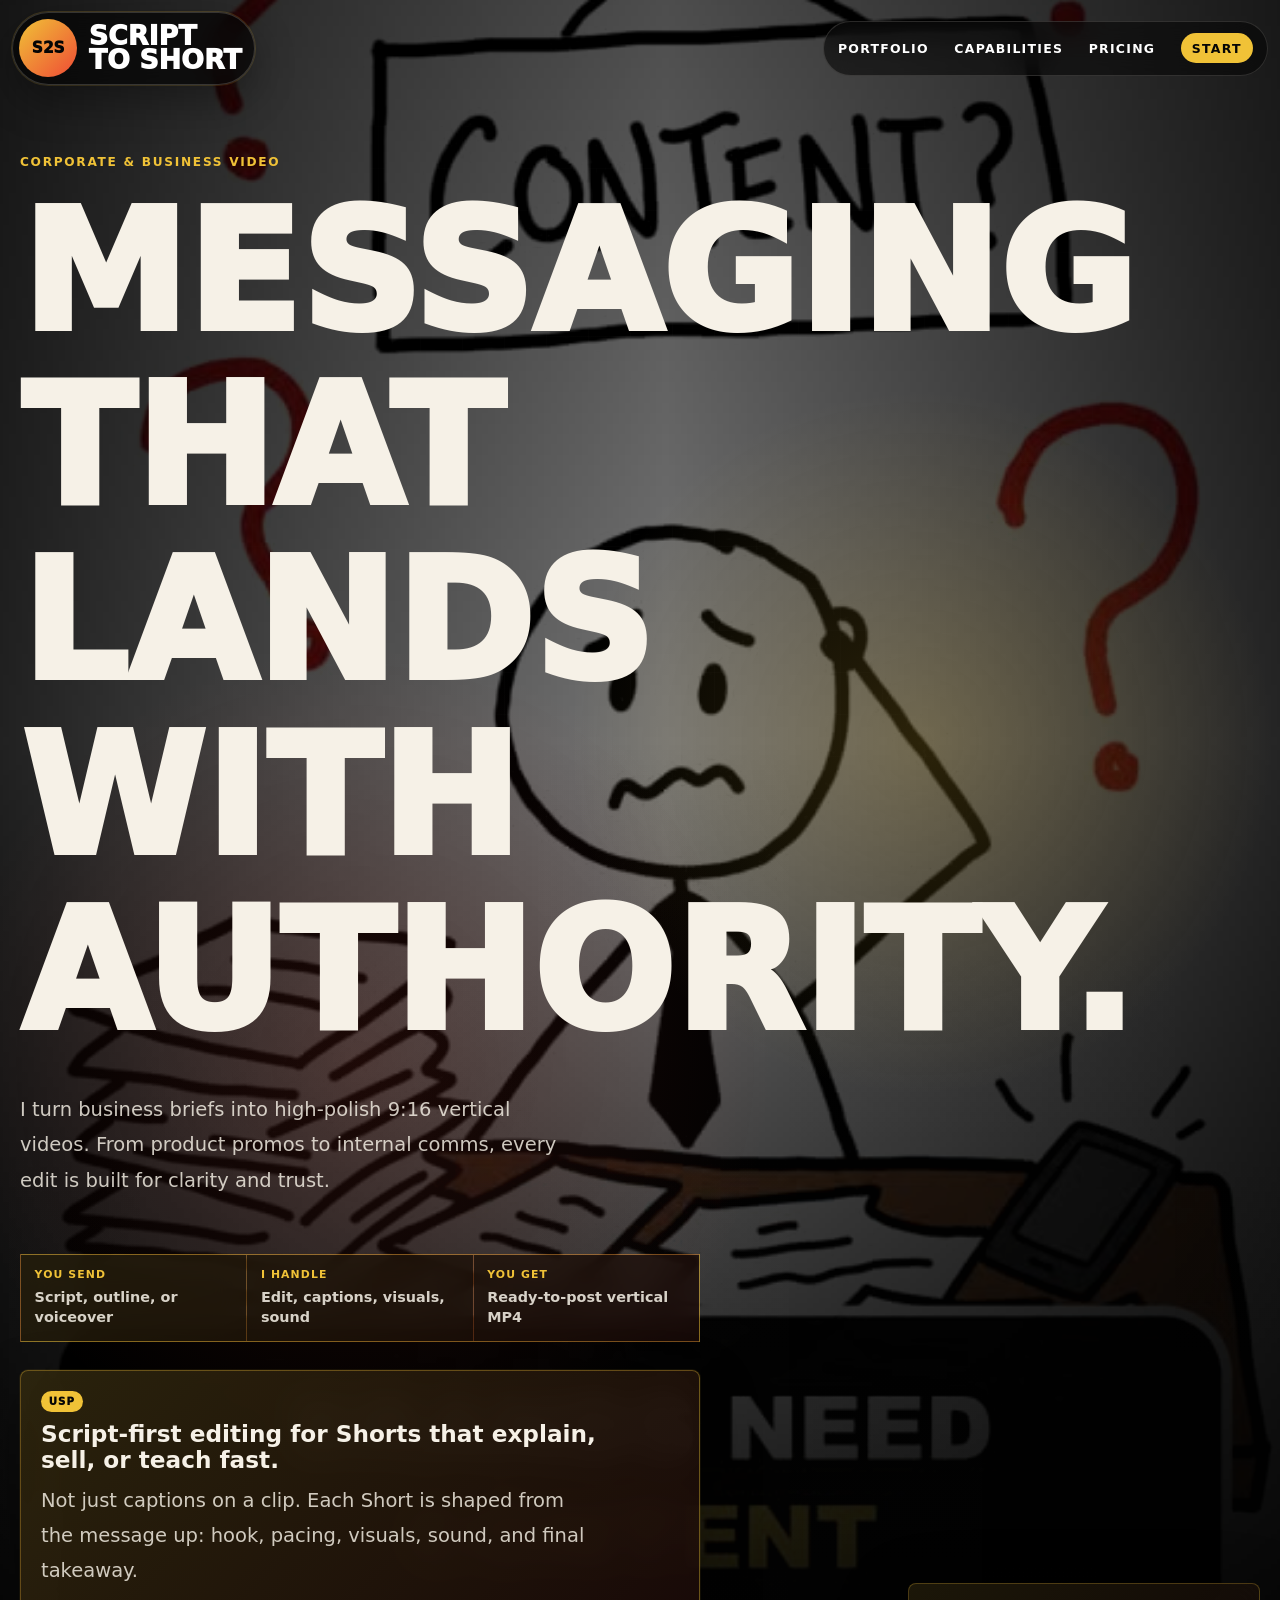
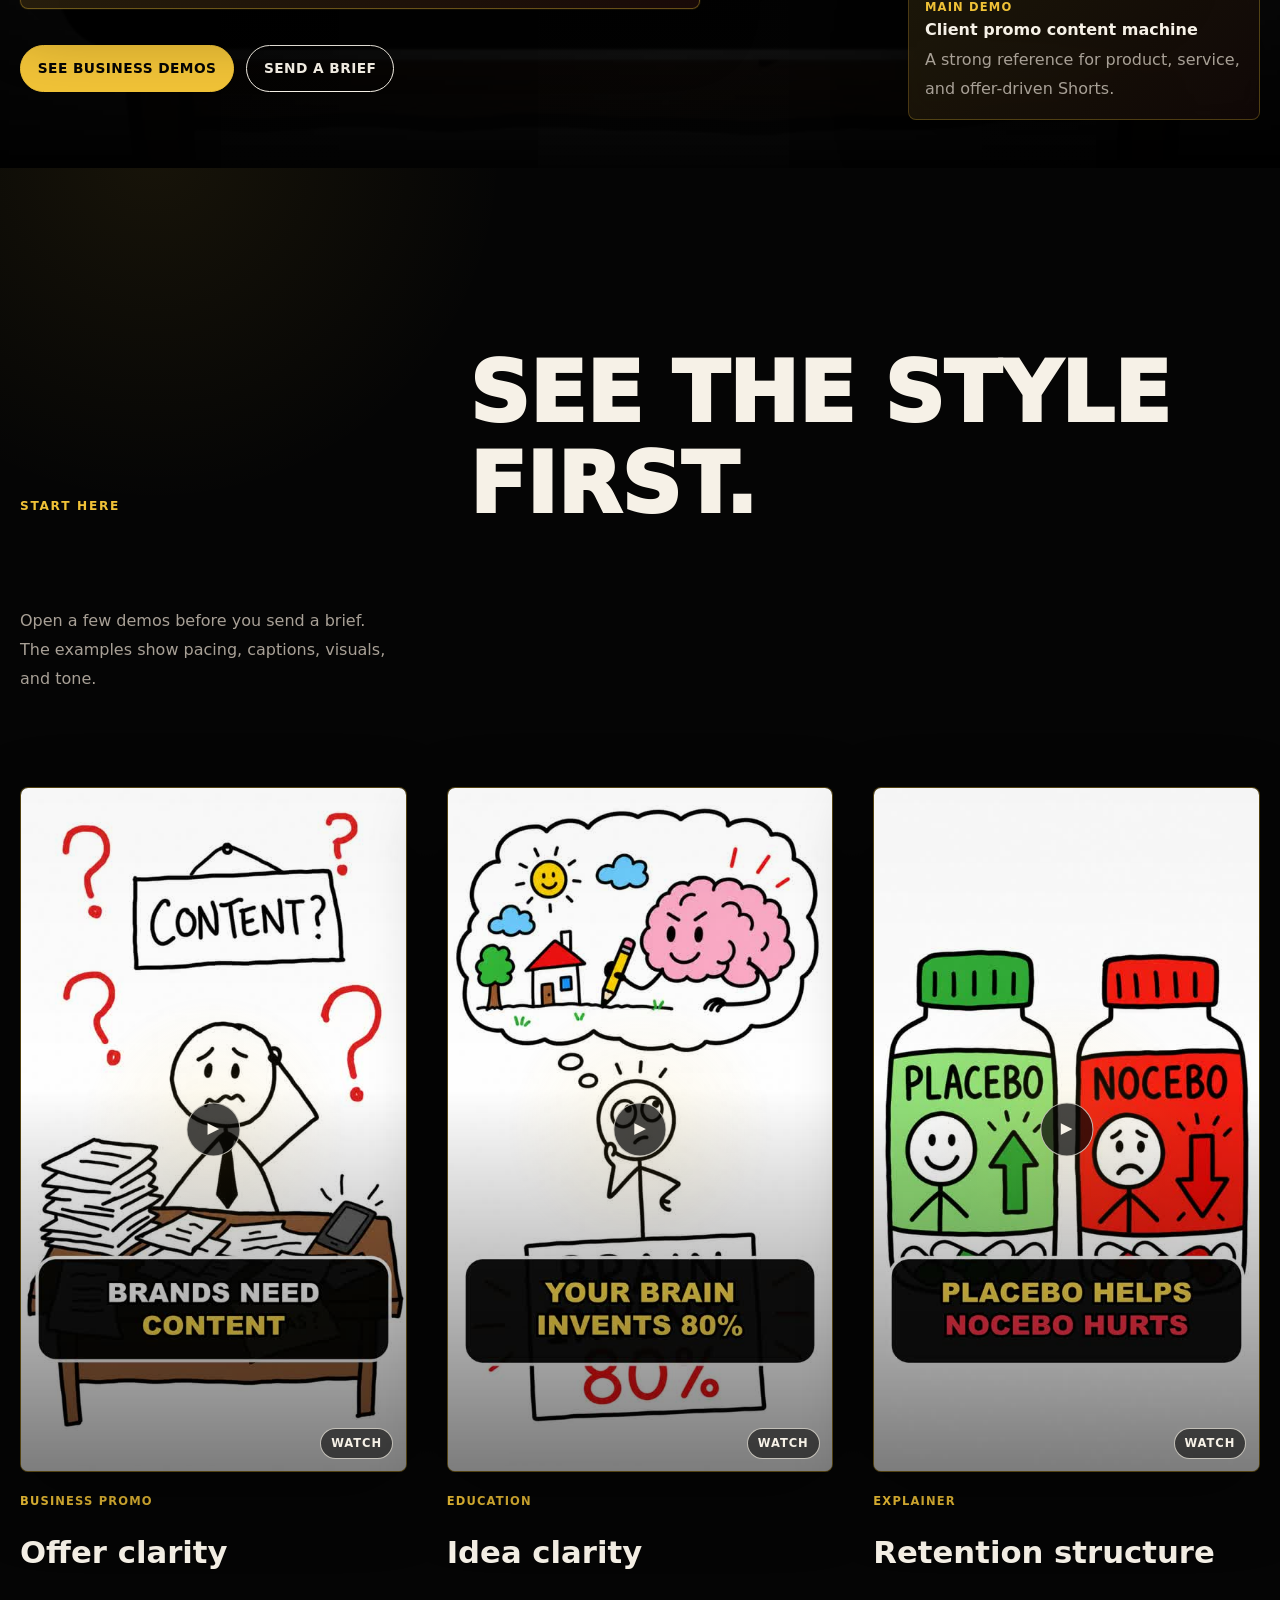
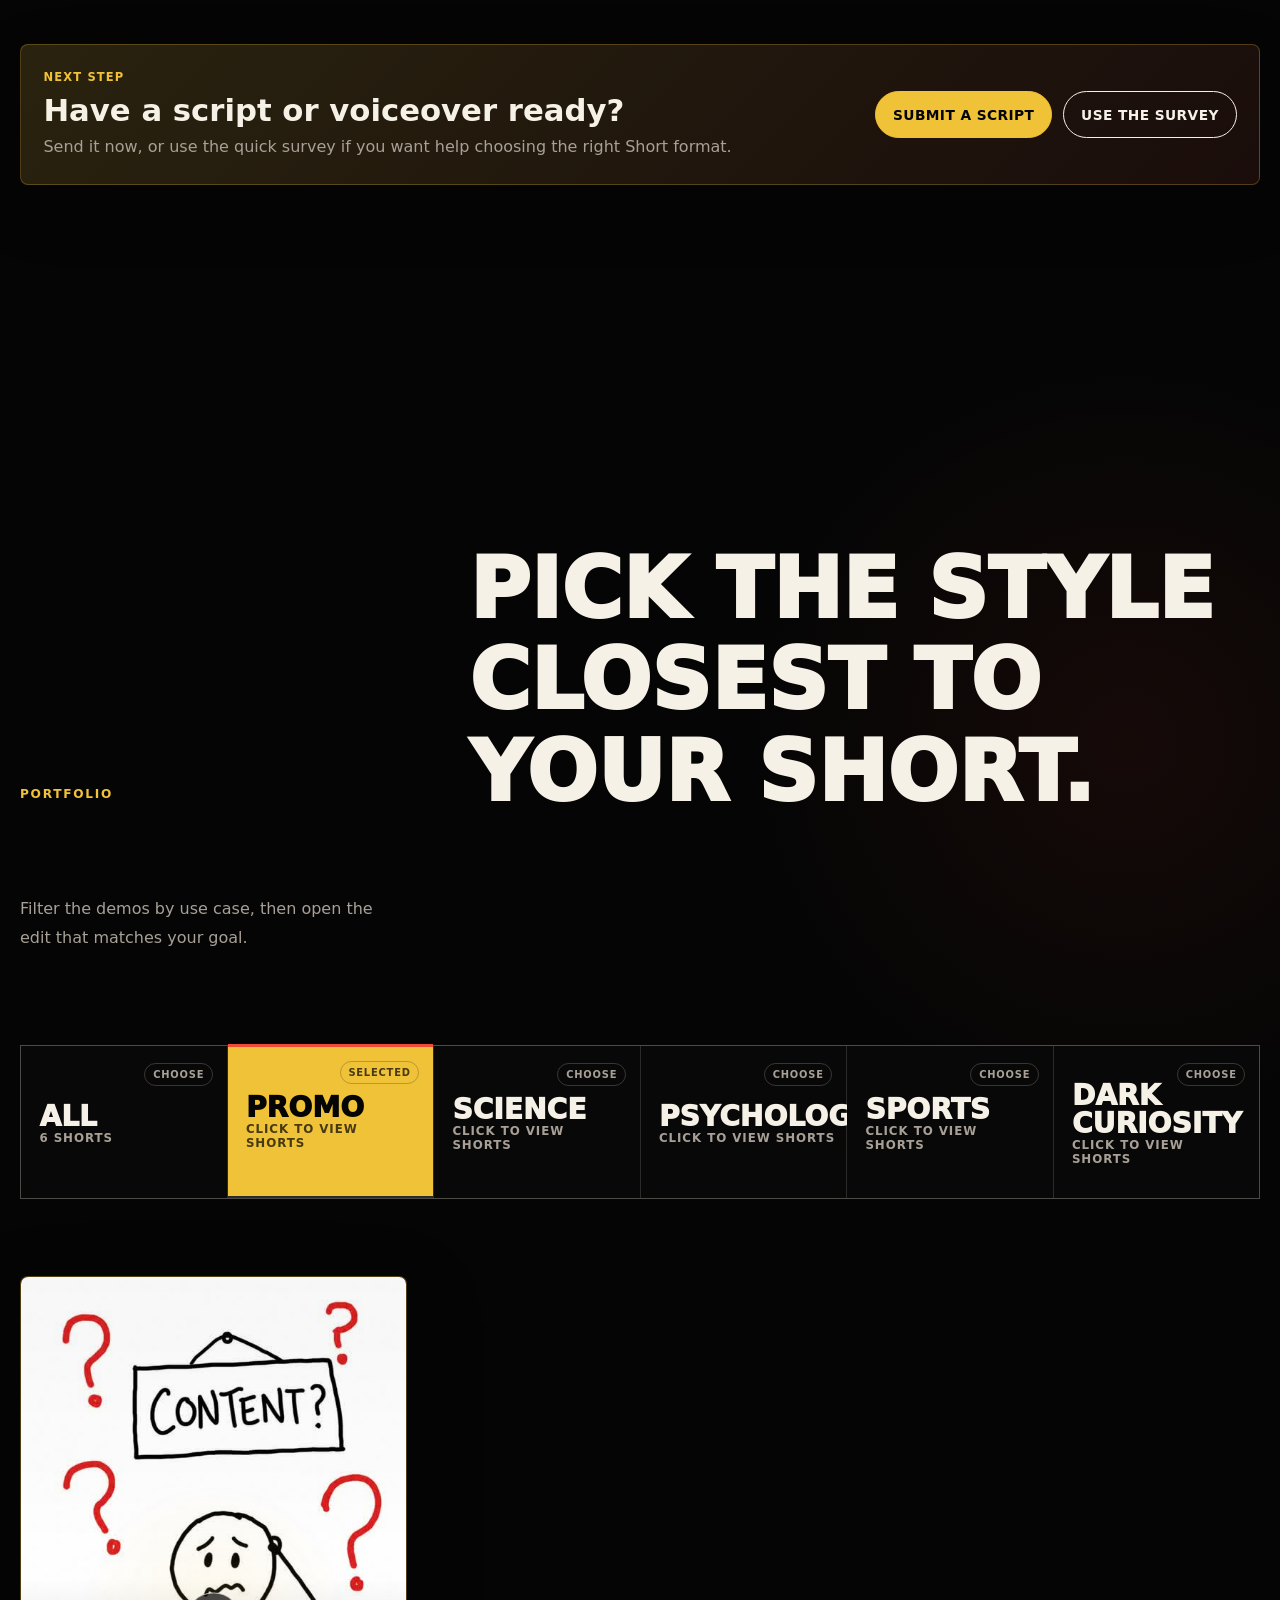
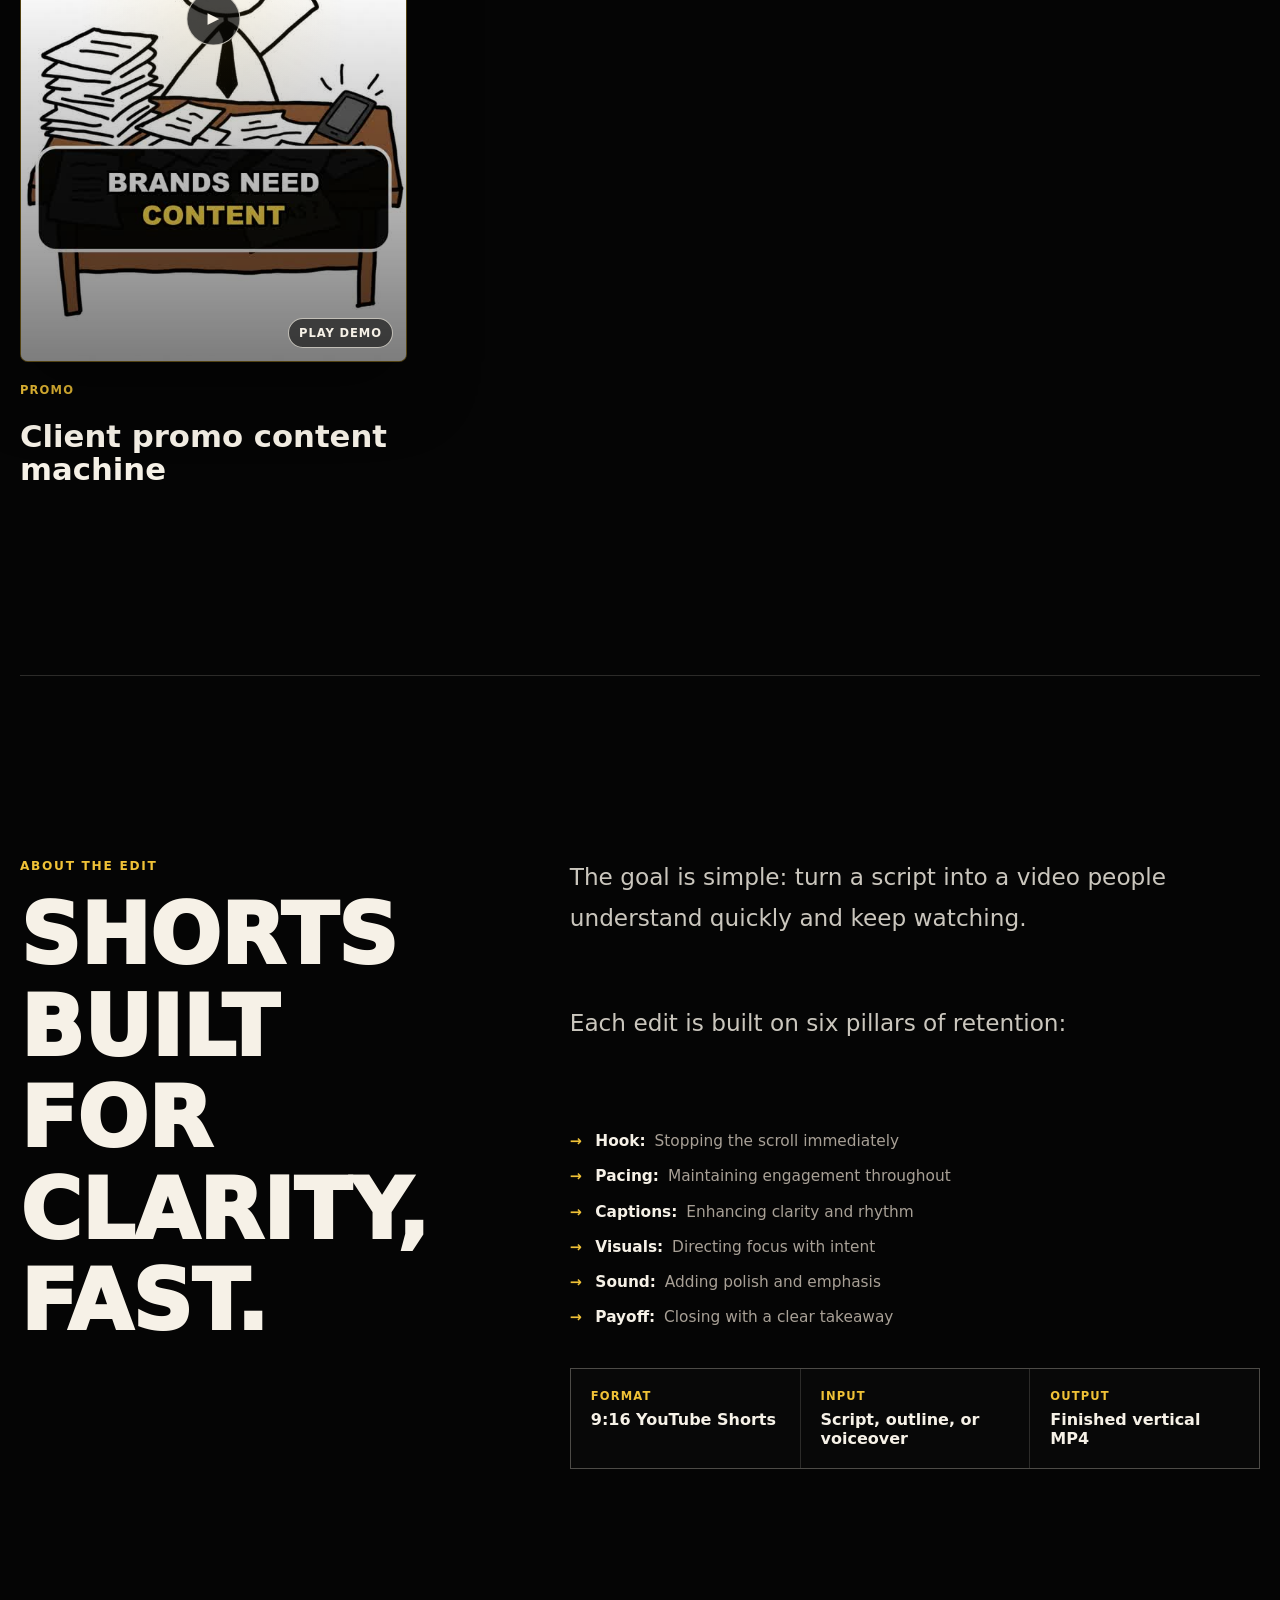
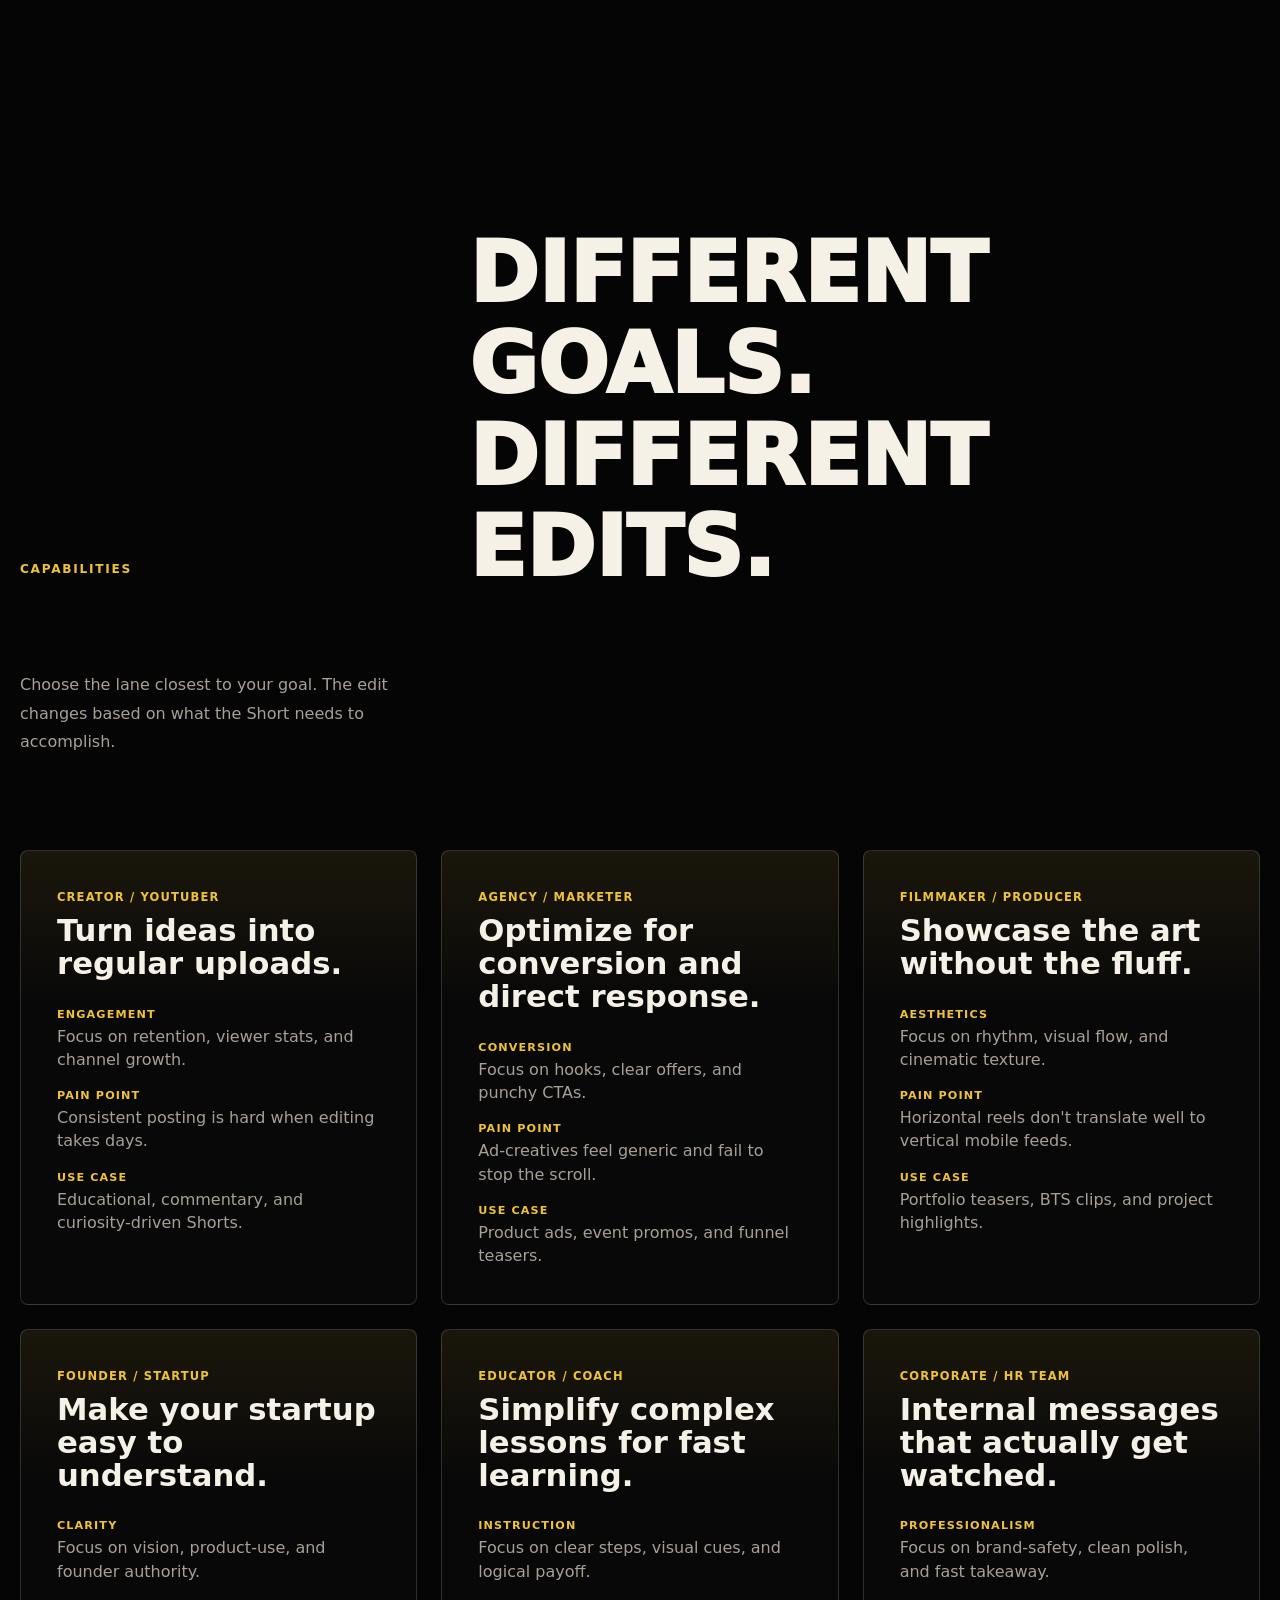
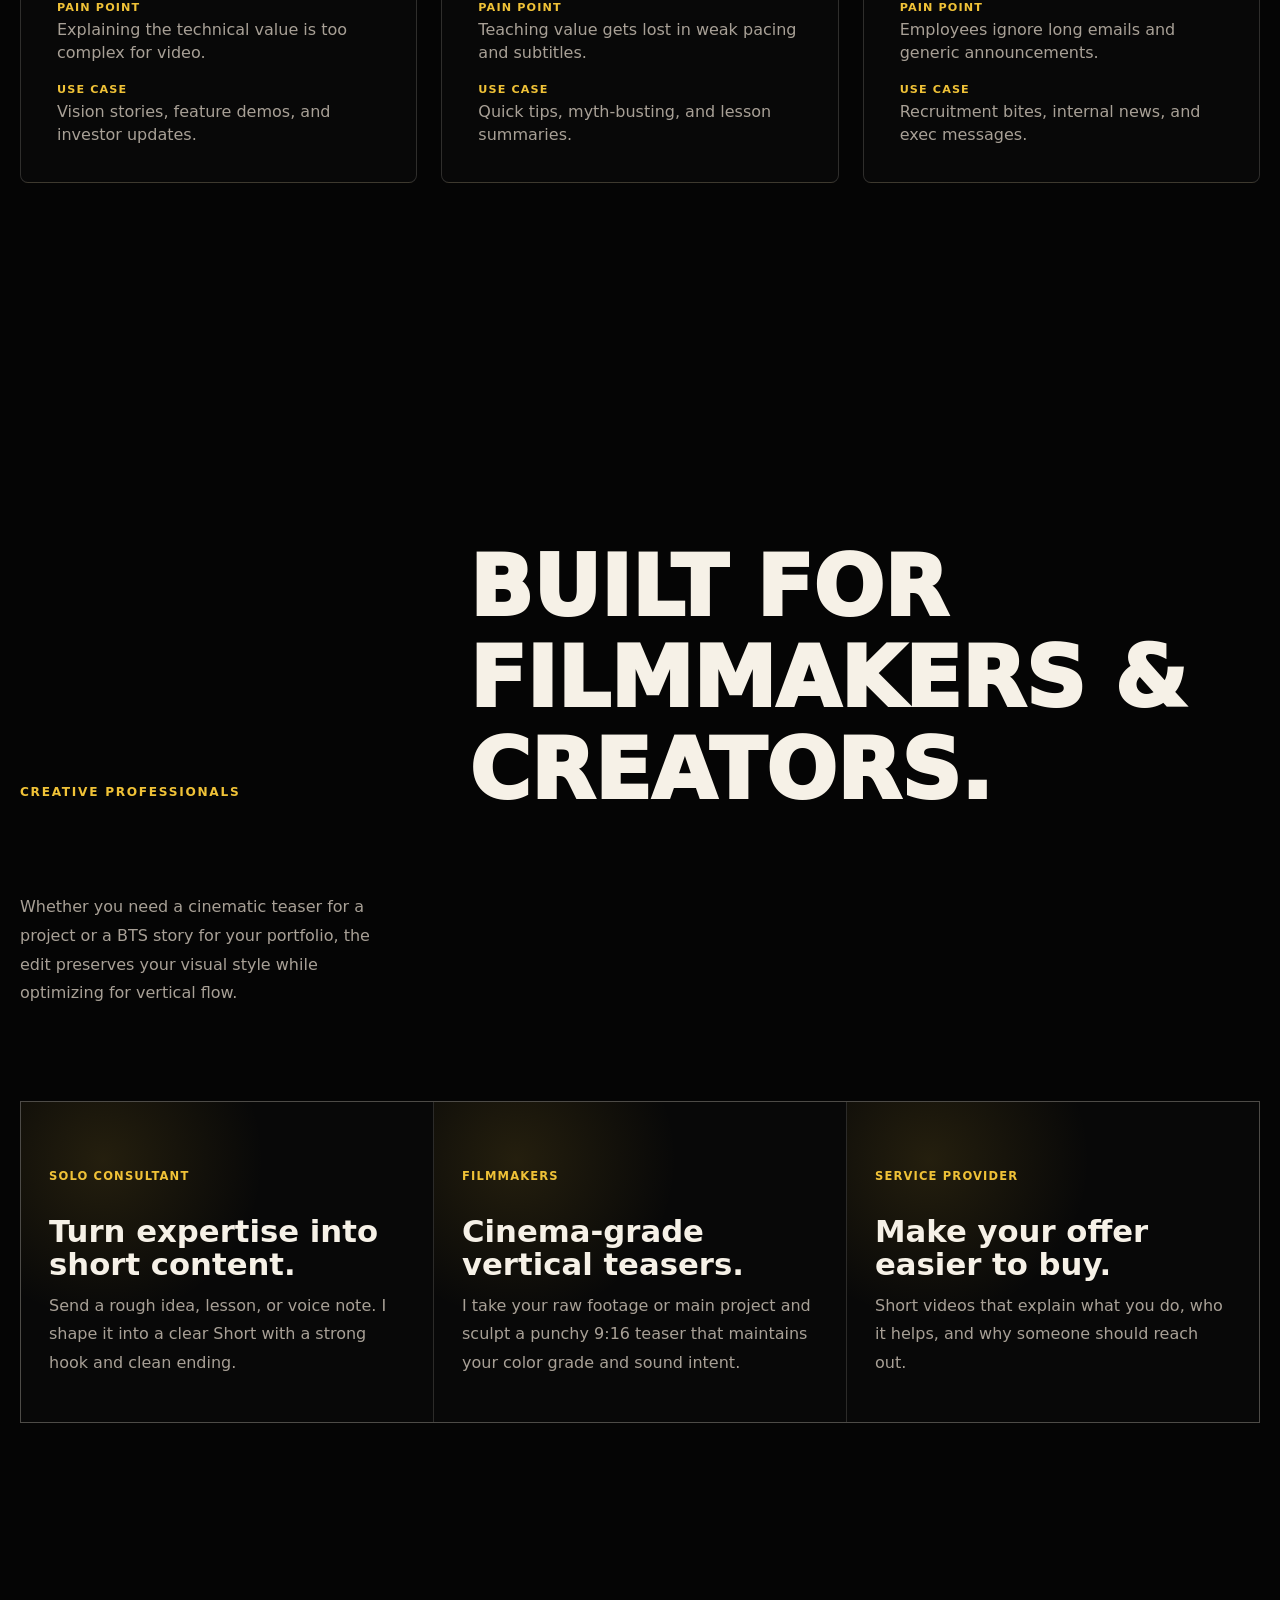
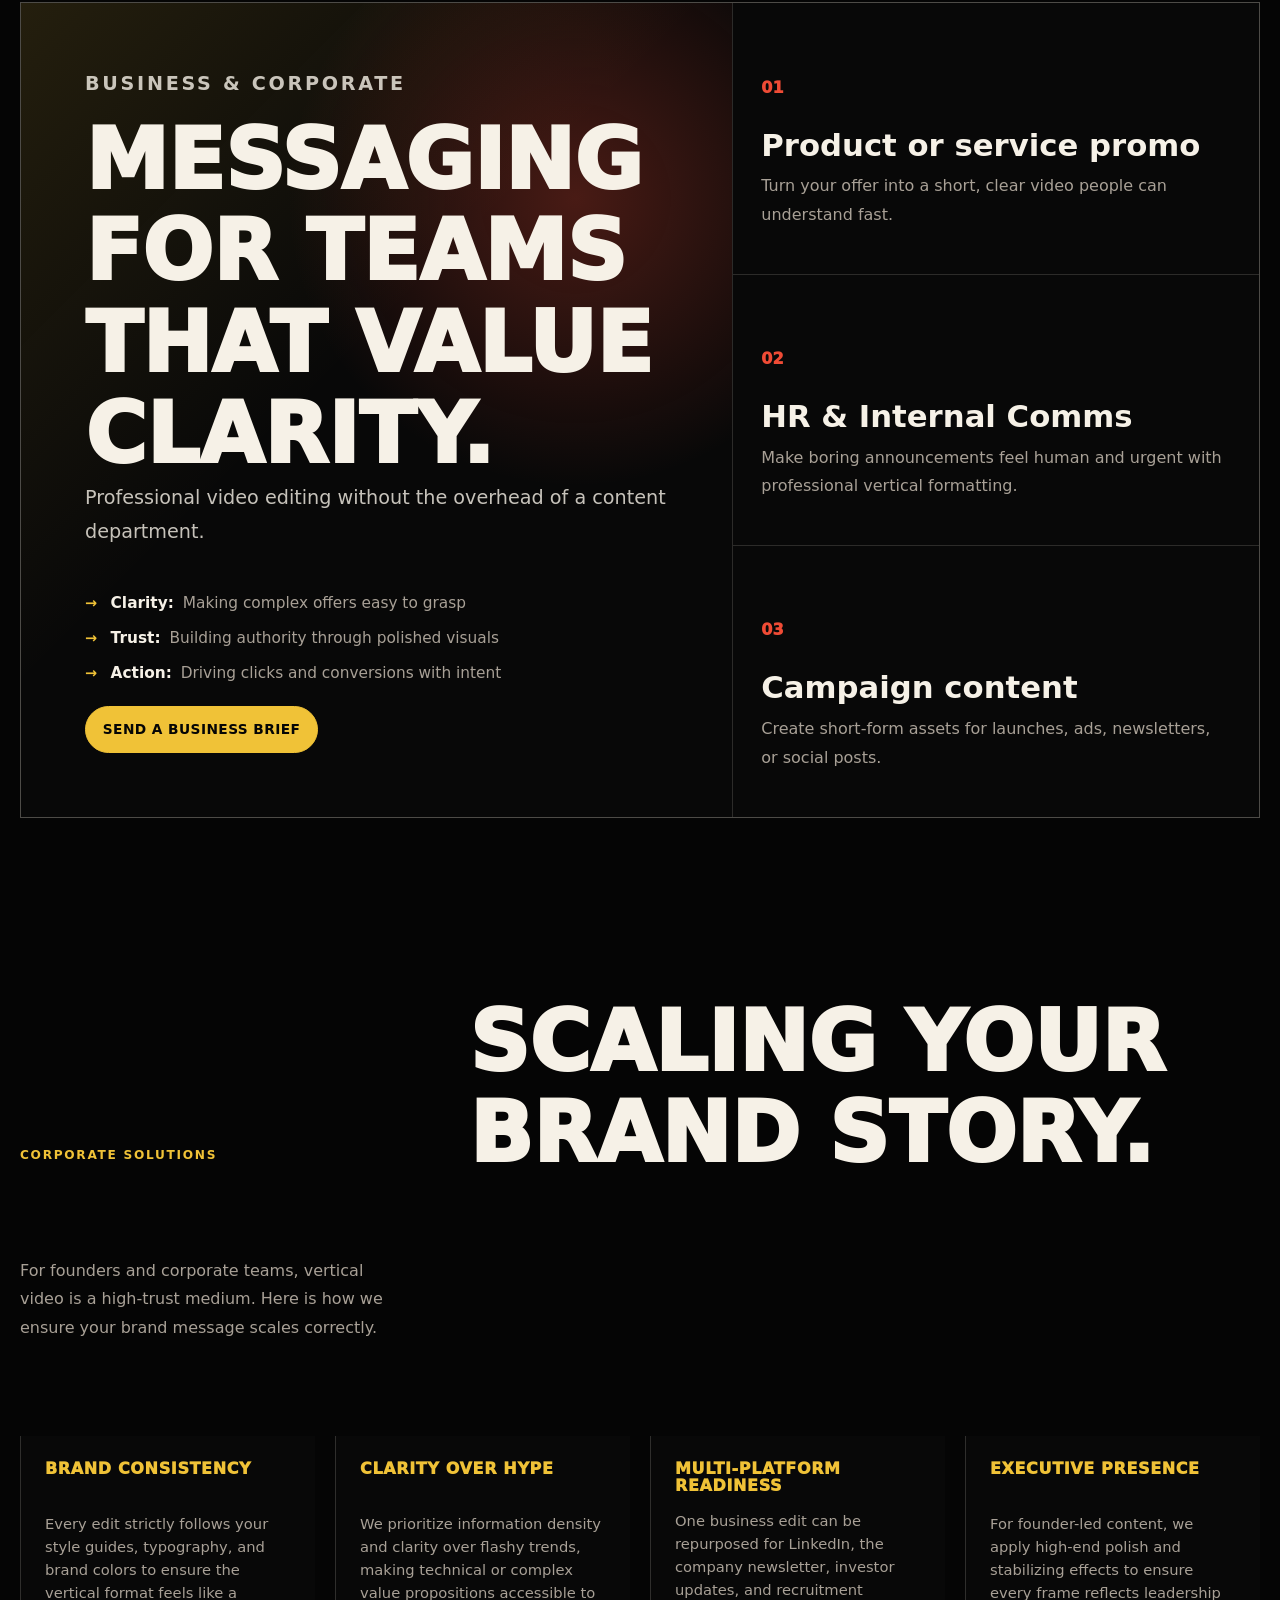
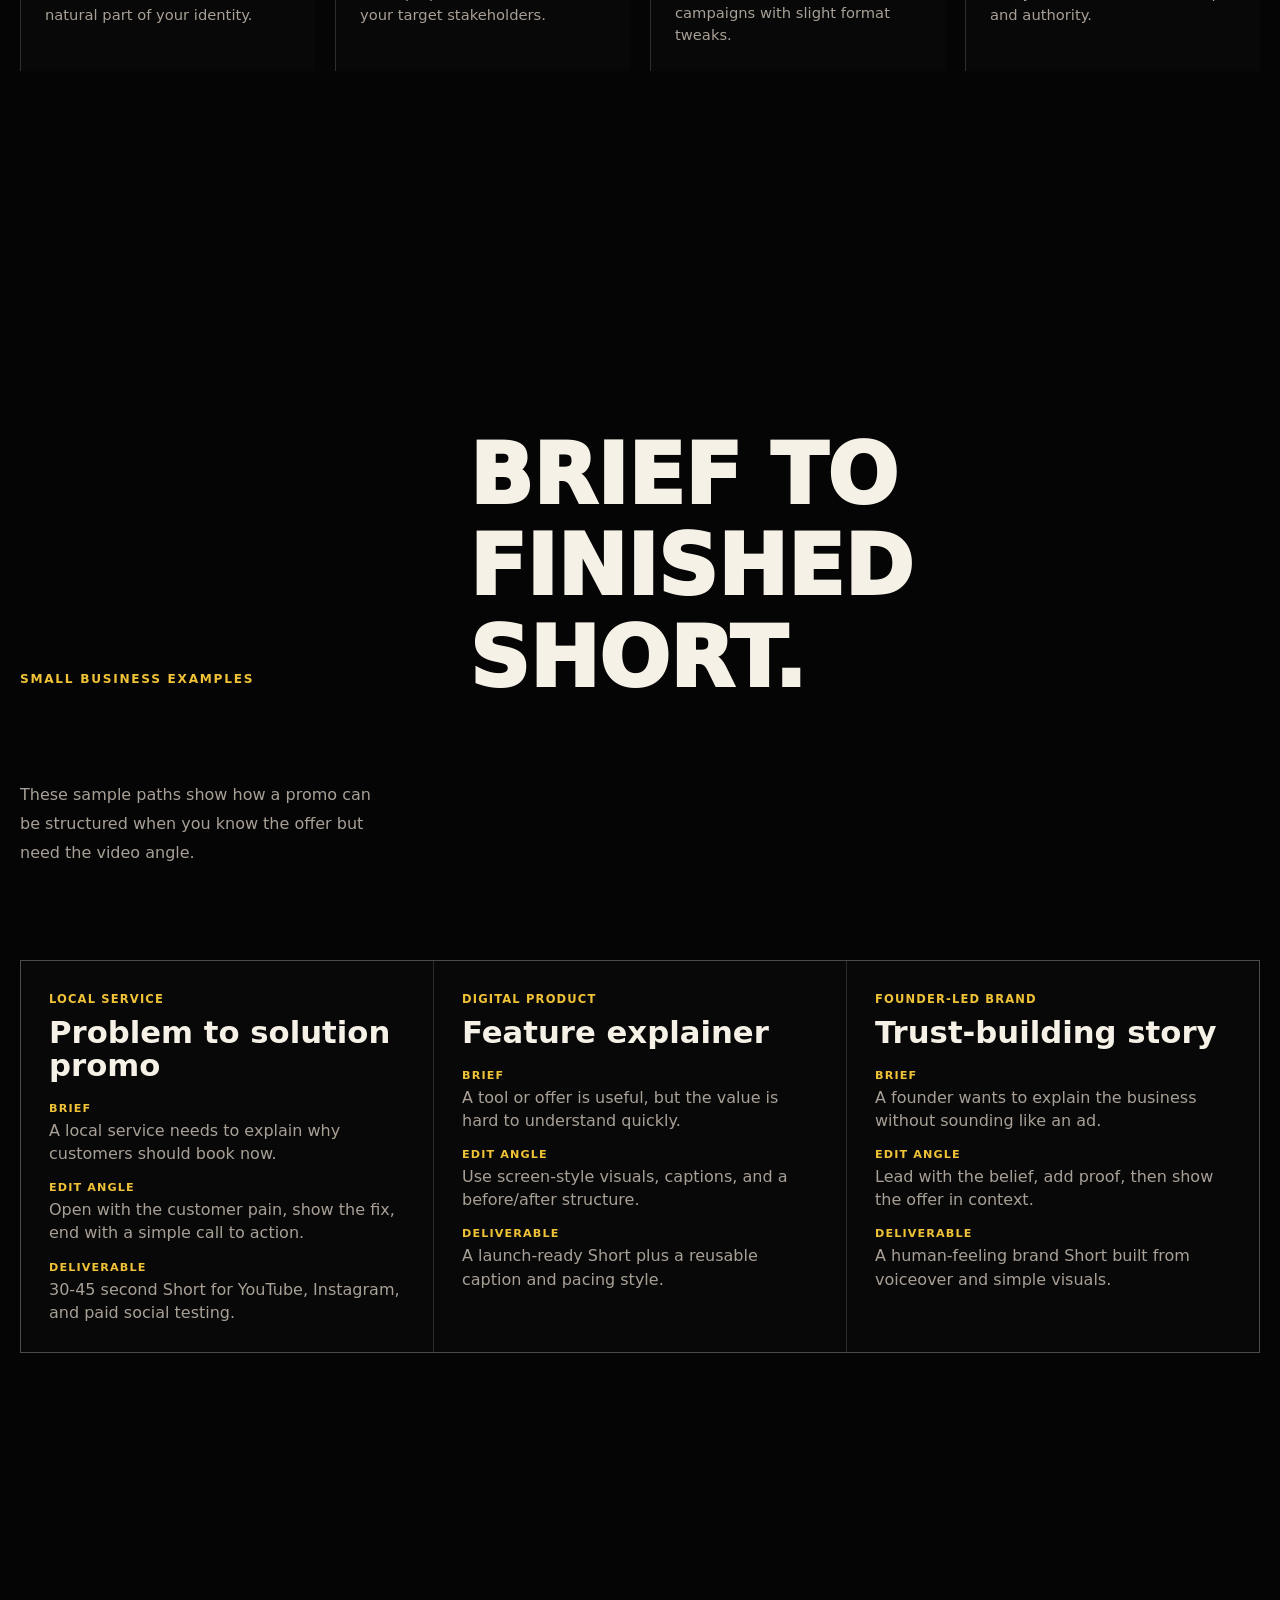
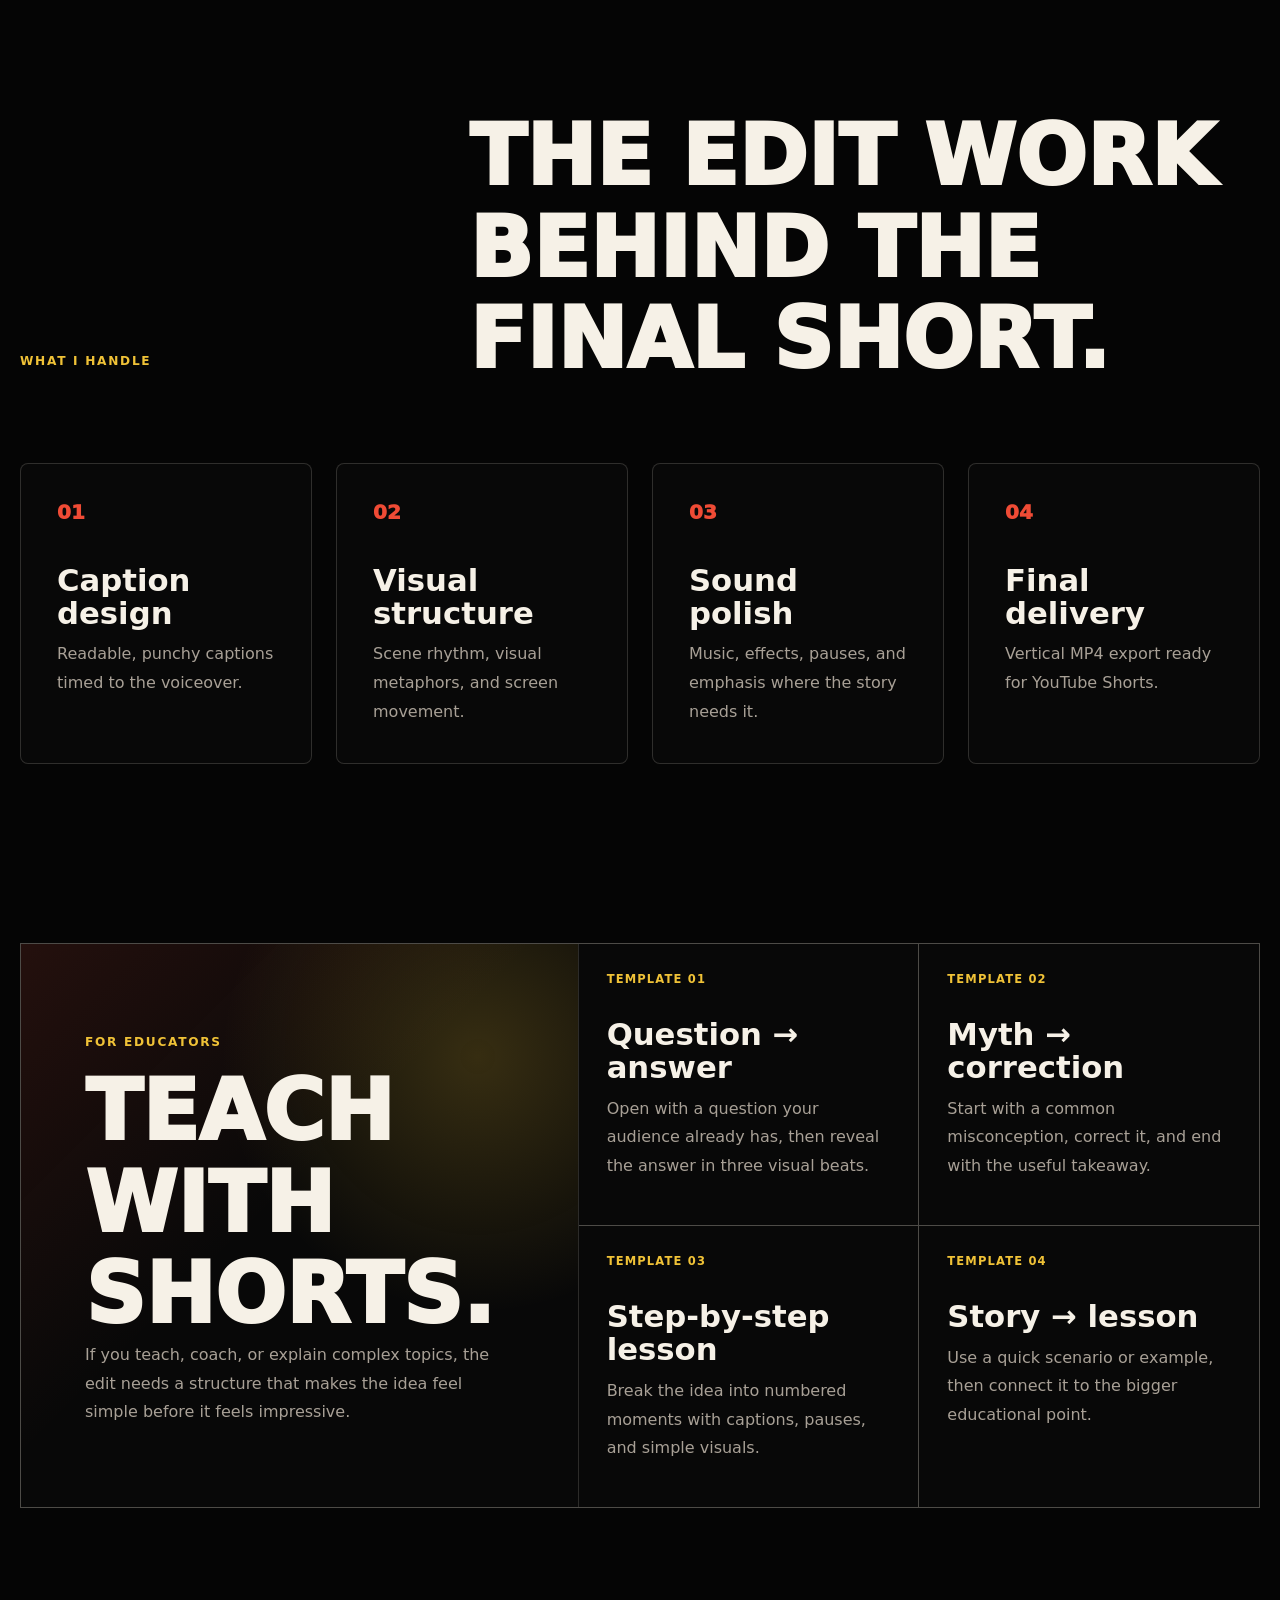
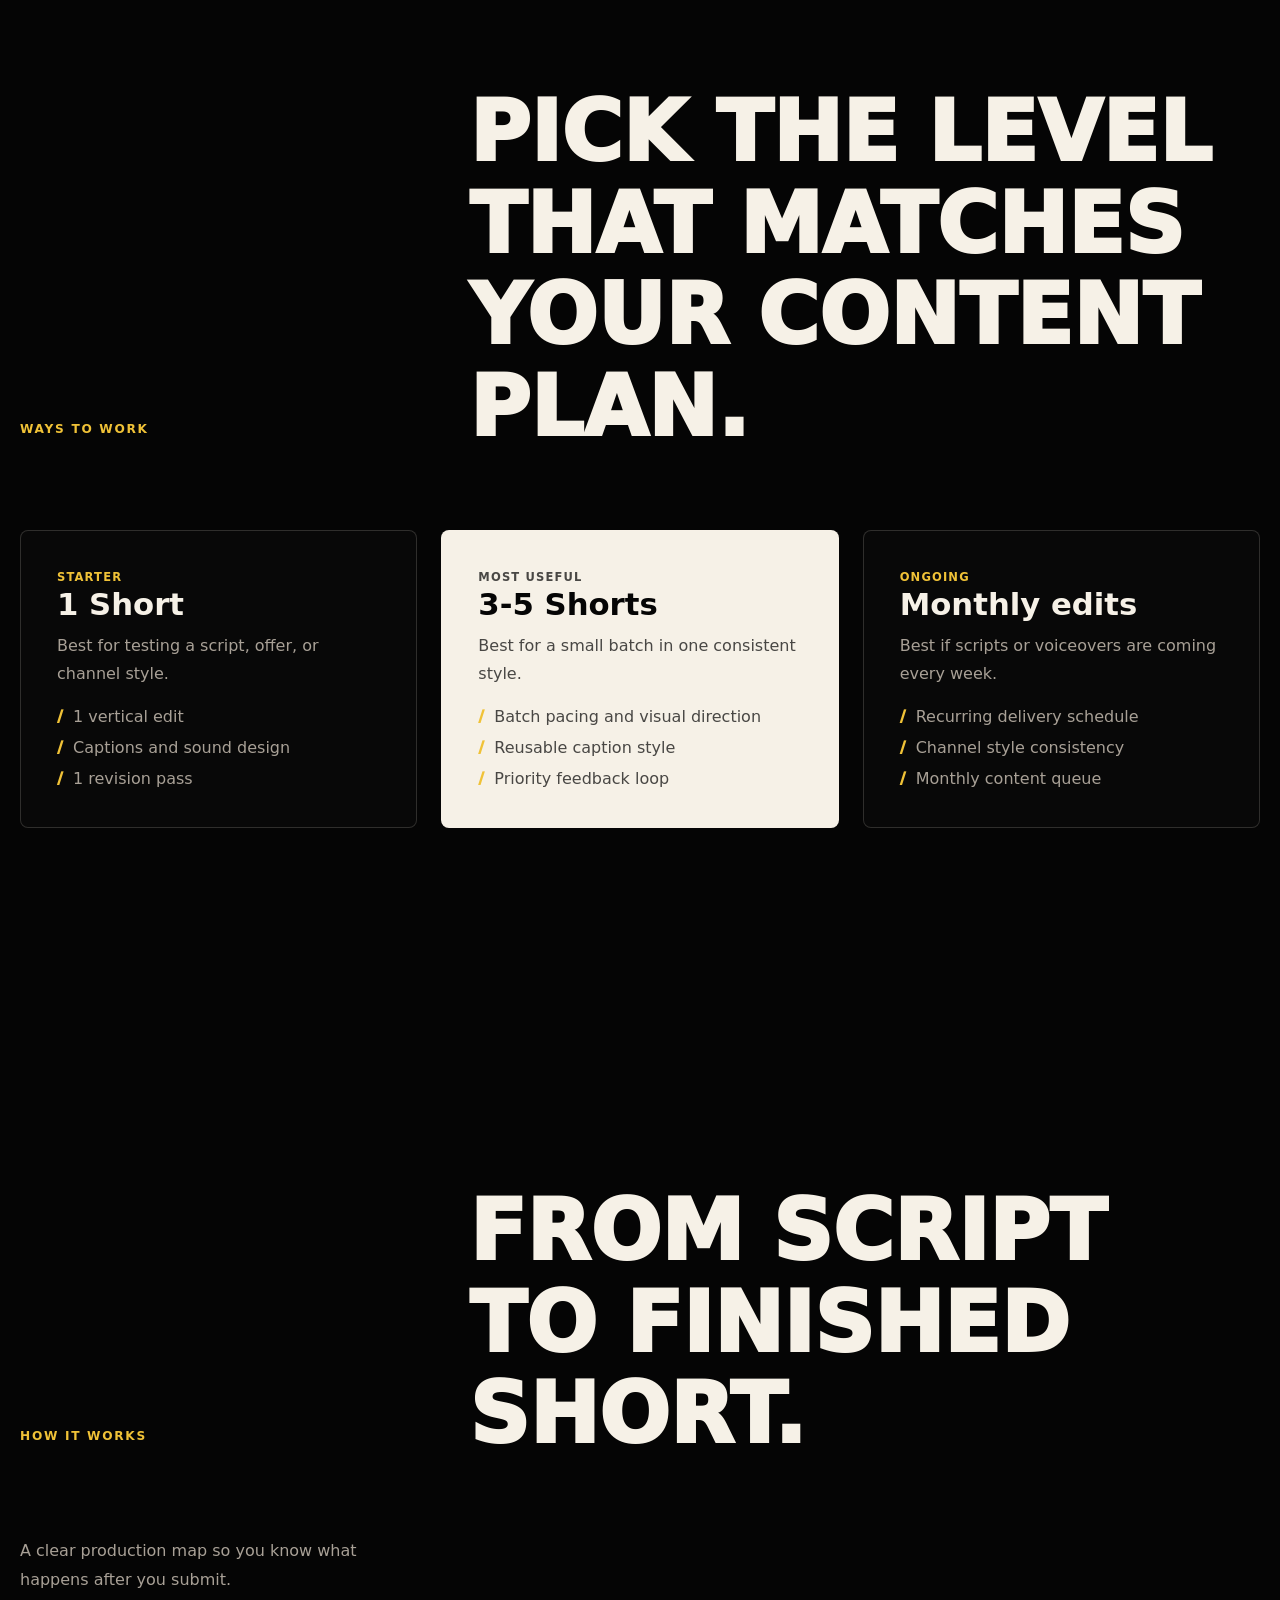
<file: for-business.html>
<!doctype html>
<html lang="en">
  <head>
    <meta charset="utf-8">
    <meta name="viewport" content="width=device-width, initial-scale=1">
    <title>Script to Short | YouTube Shorts Portfolio</title>
    <meta
      name="description"
      content="Send a script or voiceover and get a polished 9:16 YouTube Short with captions, visuals, pacing, and sound design."
    >
    <link rel="stylesheet" href="./styles.css">
  </head>
  <body>
    <div class="intro-loader" aria-hidden="true">
      <span>SCRIPT TO SHORT</span>
      <i></i>
    </div>

    <header class="site-header">
      <a class="brand" href="#top" aria-label="Go to top">
        <span class="brand-mark">S2S</span>
        <span class="brand-name">
          <span>Script</span>
          <span>to Short</span>
        </span>
      </a>
      <nav aria-label="Main navigation">
        <a href="#work">Portfolio</a>
        <a href="#personas">Capabilities</a>
        <a href="#packages">Pricing</a>
        <a class="nav-cta" href="#submit">Start</a>
      </nav>
    </header>

    <a class="floating-cta" href="#submit" aria-label="Start a YouTube Short project">
      Start a Short
    </a>

    <main id="top">
      <section class="hero" aria-labelledby="hero-title">
        <video
          class="hero-bg"
          src="./media/client-promo-content-machine-static-short.mp4"
          poster="./media/posters/client-promo-content-machine-static-short.jpg"
          muted
          loop
          playsinline
          autoplay
        ></video>
        <div class="hero-shade"></div>

        <div class="hero-content">
          <p class="eyebrow">Corporate & Business Video</p>
          <h1 id="hero-title">Messaging that lands with authority.</h1>
          <p>
            I turn business briefs into high-polish 9:16 vertical videos. 
            From product promos to internal comms, every edit is built for clarity and trust.
          </p>
          <dl class="value-points" aria-label="Service summary">
            <div>
              <dt>You send</dt>
              <dd>Script, outline, or voiceover</dd>
            </div>
            <div>
              <dt>I handle</dt>
              <dd>Edit, captions, visuals, sound</dd>
            </div>
            <div>
              <dt>You get</dt>
              <dd>Ready-to-post vertical MP4</dd>
            </div>
          </dl>
          <div class="usp-callout" aria-label="Unique value proposition">
            <span>USP</span>
            <strong>Script-first editing for Shorts that explain, sell, or teach fast.</strong>
            <p>
              Not just captions on a clip. Each Short is shaped from the message up:
              hook, pacing, visuals, sound, and final takeaway.
            </p>
          </div>
          <div class="hero-actions">
            <a class="button primary" href="#work">See business demos</a>
            <a class="button secondary" href="#submit">Send a brief</a>
          </div>
        </div>

        <aside class="hero-note" aria-label="Featured demo">
          <span>Main demo</span>
          <strong>Client promo content machine</strong>
          <p>A strong reference for product, service, and offer-driven Shorts.</p>
        </aside>
      </section>

      <section class="showcase-section" aria-labelledby="showcase-title">
        <div class="section-masthead">
          <p class="eyebrow">Start here</p>
          <h2 id="showcase-title">See the style first.</h2>
          <p>Open a few demos before you send a brief. The examples show pacing, captions, visuals, and tone.</p>
        </div>

        <div class="showcase-grid">
          <article>
            <button
              class="video-trigger"
              type="button"
              data-video="./media/client-promo-content-machine-static-short.mp4"
              data-poster="./media/posters/client-promo-content-machine-static-short.jpg"
              data-title="Client promo content machine"
              data-caption="A business-facing promo built to explain an offer quickly."
            >
              <video
                src="./media/client-promo-content-machine-static-short.mp4"
                poster="./media/posters/client-promo-content-machine-static-short.jpg"
                muted
                loop
                playsinline
                preload="metadata"
              ></video>
              <span>Watch</span>
            </button>
            <p class="demo-type">Business promo</p>
            <h3>Offer clarity</h3>
          </article>

          <article>
            <button
              class="video-trigger"
              type="button"
              data-video="./media/brain-visual-simulation-static-short.mp4"
              data-poster="./media/posters/brain-visual-simulation-static-short.jpg"
              data-title="Brain visual simulation"
              data-caption="A visual explainer showing how an educational script can become a clear Short."
            >
              <video
                src="./media/brain-visual-simulation-static-short.mp4"
                poster="./media/posters/brain-visual-simulation-static-short.jpg"
                muted
                loop
                playsinline
                preload="metadata"
              ></video>
              <span>Watch</span>
            </button>
            <p class="demo-type">Education</p>
            <h3>Idea clarity</h3>
          </article>

          <article>
            <button
              class="video-trigger"
              type="button"
              data-video="./media/nocebo-effect-static-short.mp4"
              data-poster="./media/posters/nocebo-effect-static-short.jpg"
              data-title="Nocebo effect"
              data-caption="A psychology concept edited around setup, tension, and payoff."
            >
              <video
                src="./media/nocebo-effect-static-short.mp4"
                poster="./media/posters/nocebo-effect-static-short.jpg"
                muted
                loop
                playsinline
                preload="metadata"
              ></video>
              <span>Watch</span>
            </button>
            <p class="demo-type">Explainer</p>
            <h3>Retention structure</h3>
          </article>
        </div>

        <div class="cta-strip" aria-label="Next step">
          <div>
            <p class="demo-type">Next step</p>
            <h3>Have a script or voiceover ready?</h3>
            <p>Send it now, or use the quick survey if you want help choosing the right Short format.</p>
          </div>
          <div class="cta-strip-actions">
            <a class="button primary" href="#submit">Submit a script</a>
            <a class="button secondary" href="#survey">Use the survey</a>
          </div>
        </div>
      </section>

      <section class="work-section" id="work" aria-labelledby="work-title">
        <div class="section-masthead">
          <p class="eyebrow">Portfolio</p>
          <h2 id="work-title">Pick the style closest to your Short.</h2>
          <p>Filter the demos by use case, then open the edit that matches your goal.</p>
        </div>

        <div class="category-grid" aria-label="Demo categories">
          <button class="category-tile active" type="button" data-filter="all">
            <strong>All</strong>
            <span>6 shorts</span>
          </button>
          <button class="category-tile" type="button" data-filter="promo">
            <strong>Promo</strong>
            <span>Click to view shorts</span>
          </button>
          <button class="category-tile" type="button" data-filter="science">
            <strong>Science</strong>
            <span>Click to view shorts</span>
          </button>
          <button class="category-tile" type="button" data-filter="psychology">
            <strong>Psychology</strong>
            <span>Click to view shorts</span>
          </button>
          <button class="category-tile" type="button" data-filter="sports">
            <strong>Sports</strong>
            <span>Click to view shorts</span>
          </button>
          <button class="category-tile" type="button" data-filter="dark">
            <strong>Dark curiosity</strong>
            <span>Click to view shorts</span>
          </button>
        </div>

        <div class="demo-grid">
          <article class="demo-card" data-category="promo">
            <button
              class="video-trigger"
              type="button"
              data-video="./media/client-promo-content-machine-static-short.mp4"
              data-poster="./media/posters/client-promo-content-machine-static-short.jpg"
              data-title="Client promo content machine"
              data-caption="A sales-style Short for a product, service, offer, or client-facing campaign."
            >
              <video
                src="./media/client-promo-content-machine-static-short.mp4"
                poster="./media/posters/client-promo-content-machine-static-short.jpg"
                muted
                loop
                playsinline
                preload="metadata"
              ></video>
              <span>Play demo</span>
            </button>
            <p class="demo-type">Promo</p>
            <h3>Client promo content machine</h3>
          </article>

          <article class="demo-card" data-category="science">
            <button
              class="video-trigger"
              type="button"
              data-video="./media/brain-visual-simulation-static-short.mp4"
              data-poster="./media/posters/brain-visual-simulation-static-short.jpg"
              data-title="Brain visual simulation"
              data-caption="An educational Short with abstract visuals, steady pacing, and clear caption rhythm."
            >
              <video
                src="./media/brain-visual-simulation-static-short.mp4"
                poster="./media/posters/brain-visual-simulation-static-short.jpg"
                muted
                loop
                playsinline
                preload="metadata"
              ></video>
              <span>Play demo</span>
            </button>
            <p class="demo-type">Science</p>
            <h3>Brain visual simulation</h3>
          </article>

          <article class="demo-card" data-category="science">
            <button
              class="video-trigger"
              type="button"
              data-video="./media/tickle-prediction-static-short.mp4"
              data-poster="./media/posters/tickle-prediction-static-short.jpg"
              data-title="Tickle prediction"
              data-caption="A quick curiosity hook built around a simple, memorable science question."
            >
              <video
                src="./media/tickle-prediction-static-short.mp4"
                poster="./media/posters/tickle-prediction-static-short.jpg"
                muted
                loop
                playsinline
                preload="metadata"
              ></video>
              <span>Play demo</span>
            </button>
            <p class="demo-type">Science</p>
            <h3>Tickle prediction</h3>
          </article>

          <article class="demo-card" data-category="psychology">
            <button
              class="video-trigger"
              type="button"
              data-video="./media/nocebo-effect-static-short.mp4"
              data-poster="./media/posters/nocebo-effect-static-short.jpg"
              data-title="Nocebo effect"
              data-caption="A psychology explainer shaped around setup, tension, and payoff."
            >
              <video
                src="./media/nocebo-effect-static-short.mp4"
                poster="./media/posters/nocebo-effect-static-short.jpg"
                muted
                loop
                playsinline
                preload="metadata"
              ></video>
              <span>Play demo</span>
            </button>
            <p class="demo-type">Psychology</p>
            <h3>Nocebo effect</h3>
          </article>

          <article class="demo-card" data-category="dark">
            <button
              class="video-trigger"
              type="button"
              data-video="./media/countdown-timer-death-static-short.mp4"
              data-poster="./media/posters/countdown-timer-death-static-short.jpg"
              data-title="Countdown timer death"
              data-caption="A dramatic dark-curiosity concept with strong contrast and clean pacing."
            >
              <video
                src="./media/countdown-timer-death-static-short.mp4"
                poster="./media/posters/countdown-timer-death-static-short.jpg"
                muted
                loop
                playsinline
                preload="metadata"
              ></video>
              <span>Play demo</span>
            </button>
            <p class="demo-type">Dark curiosity</p>
            <h3>Countdown timer death</h3>
          </article>

          <article class="demo-card" data-category="sports">
            <button
              class="video-trigger"
              type="button"
              data-video="./media/usa-world-cup-win-static-short.mp4"
              data-poster="./media/posters/usa-world-cup-win-static-short.jpg"
              data-title="USA World Cup win"
              data-caption="Fast sports context with punchy captions and a clear narrative beat."
            >
              <video
                src="./media/usa-world-cup-win-static-short.mp4"
                poster="./media/posters/usa-world-cup-win-static-short.jpg"
                muted
                loop
                playsinline
                preload="metadata"
              ></video>
              <span>Play demo</span>
            </button>
            <p class="demo-type">Sports</p>
            <h3>USA World Cup win</h3>
          </article>
        </div>
      </section>

      <section class="about-section" id="about" aria-labelledby="about-title">
        <div>
          <p class="eyebrow">About the edit</p>
          <h2 id="about-title">Shorts built for clarity, fast.</h2>
        </div>
        <div class="about-copy">
          <p>The goal is simple: turn a script into a video people understand quickly and keep watching.</p>
          <p>Each edit is built on six pillars of retention:</p>
          <ul class="feature-list">
            <li><strong>Hook:</strong> Stopping the scroll immediately</li>
            <li><strong>Pacing:</strong> Maintaining engagement throughout</li>
            <li><strong>Captions:</strong> Enhancing clarity and rhythm</li>
            <li><strong>Visuals:</strong> Directing focus with intent</li>
            <li><strong>Sound:</strong> Adding polish and emphasis</li>
            <li><strong>Payoff:</strong> Closing with a clear takeaway</li>
          </ul>
          <dl class="stat-list">
            <div>
              <dt>Format</dt>
              <dd>9:16 YouTube Shorts</dd>
            </div>
            <div>
              <dt>Input</dt>
              <dd>Script, outline, or voiceover</dd>
            </div>
            <div>
              <dt>Output</dt>
              <dd>Finished vertical MP4</dd>
            </div>
          </dl>
        </div>
      </section>

      <section class="personas-section" id="personas" aria-labelledby="personas-title">
        <div class="section-masthead">
          <p class="eyebrow">Capabilities</p>
          <h2 id="personas-title">Different goals. Different edits.</h2>
          <p>Choose the lane closest to your goal. The edit changes based on what the Short needs to accomplish.</p>
        </div>

        <div class="persona-grid">
          <article>
            <p class="demo-type">Creator / YouTuber</p>
            <h3>Turn ideas into regular uploads.</h3>
            <dl>
              <div>
                <dt>Engagement</dt>
                <dd>Focus on retention, viewer stats, and channel growth.</dd>
              </div>
              <div>
                <dt>Pain point</dt>
                <dd>Consistent posting is hard when editing takes days.</dd>
              </div>
              <div>
                <dt>Use Case</dt>
                <dd>Educational, commentary, and curiosity-driven Shorts.</dd>
              </div>
            </dl>
          </article>

          <article>
            <p class="demo-type">Agency / Marketer</p>
            <h3>Optimize for conversion and direct response.</h3>
            <dl>
              <div>
                <dt>Conversion</dt>
                <dd>Focus on hooks, clear offers, and punchy CTAs.</dd>
              </div>
              <div>
                <dt>Pain point</dt>
                <dd>Ad-creatives feel generic and fail to stop the scroll.</dd>
              </div>
              <div>
                <dt>Use Case</dt>
                <dd>Product ads, event promos, and funnel teasers.</dd>
              </div>
            </dl>
          </article>

          <article>
            <p class="demo-type">Filmmaker / Producer</p>
            <h3>Showcase the art without the fluff.</h3>
            <dl>
              <div>
                <dt>Aesthetics</dt>
                <dd>Focus on rhythm, visual flow, and cinematic texture.</dd>
              </div>
              <div>
                <dt>Pain point</dt>
                <dd>Horizontal reels don't translate well to vertical mobile feeds.</dd>
              </div>
              <div>
                <dt>Use Case</dt>
                <dd>Portfolio teasers, BTS clips, and project highlights.</dd>
              </div>
            </dl>
          </article>

          <article>
            <p class="demo-type">Founder / Startup</p>
            <h3>Make your startup easy to understand.</h3>
            <dl>
              <div>
                <dt>Clarity</dt>
                <dd>Focus on vision, product-use, and founder authority.</dd>
              </div>
              <div>
                <dt>Pain point</dt>
                <dd>Explaining the technical value is too complex for video.</dd>
              </div>
              <div>
                <dt>Use Case</dt>
                <dd>Vision stories, feature demos, and investor updates.</dd>
              </div>
            </dl>
          </article>

          <article>
            <p class="demo-type">Educator / Coach</p>
            <h3>Simplify complex lessons for fast learning.</h3>
            <dl>
              <div>
                <dt>Instruction</dt>
                <dd>Focus on clear steps, visual cues, and logical payoff.</dd>
              </div>
              <div>
                <dt>Pain point</dt>
                <dd>Teaching value gets lost in weak pacing and subtitles.</dd>
              </div>
              <div>
                <dt>Use Case</dt>
                <dd>Quick tips, myth-busting, and lesson summaries.</dd>
              </div>
            </dl>
          </article>

          <article>
            <p class="demo-type">Corporate / HR Team</p>
            <h3>Internal messages that actually get watched.</h3>
            <dl>
              <div>
                <dt>Professionalism</dt>
                <dd>Focus on brand-safety, clean polish, and fast takeaway.</dd>
              </div>
              <div>
                <dt>Pain point</dt>
                <dd>Employees ignore long emails and generic announcements.</dd>
              </div>
              <div>
                <dt>Use Case</dt>
                <dd>Recruitment bites, internal news, and exec messages.</dd>
              </div>
            </dl>
          </article>
        </div>
      </section>

      <section class="freelancer-section" id="freelancers" aria-labelledby="freelancer-title">
        <div class="section-masthead">
          <p class="eyebrow">Creative Professionals</p>
          <h2 id="freelancer-title">Built for filmmakers & creators.</h2>
          <p>Whether you need a cinematic teaser for a project or a BTS story for your portfolio, the edit preserves your visual style while optimizing for vertical flow.</p>
        </div>

        <div class="freelancer-grid">
          <article>
            <span>Solo consultant</span>
            <h3>Turn expertise into short content.</h3>
            <p>Send a rough idea, lesson, or voice note. I shape it into a clear Short with a strong hook and clean ending.</p>
          </article>
          <article>
            <span>Filmmakers</span>
            <h3>Cinema-grade vertical teasers.</h3>
            <p>I take your raw footage or main project and sculpt a punchy 9:16 teaser that maintains your color grade and sound intent.</p>
          </article>
          <article>
            <span>Service provider</span>
            <h3>Make your offer easier to buy.</h3>
            <p>Short videos that explain what you do, who it helps, and why someone should reach out.</p>
          </article>
        </div>
      </section>

      <section class="business-section" id="business" aria-labelledby="business-title">
        <div class="business-panel">
          <p class="eyebrow">Business & Corporate</p>
          <h2 id="business-title">Messaging for teams that value clarity.</h2>
          <p>Professional video editing without the overhead of a content department.</p>
          <ul class="feature-list">
            <li><strong>Clarity:</strong> Making complex offers easy to grasp</li>
            <li><strong>Trust:</strong> Building authority through polished visuals</li>
            <li><strong>Action:</strong> Driving clicks and conversions with intent</li>
          </ul>
          <a class="button primary" href="#submit">Send a business brief</a>
        </div>

        <div class="business-grid" aria-label="Business video use cases">
          <article>
            <span>01</span>
            <h3>Product or service promo</h3>
            <p>Turn your offer into a short, clear video people can understand fast.</p>
          </article>
          <article>
            <span>02</span>
            <h3>HR & Internal Comms</h3>
            <p>Make boring announcements feel human and urgent with professional vertical formatting.</p>
          </article>
          <article>
            <span>03</span>
            <h3>Campaign content</h3>
            <p>Create short-form assets for launches, ads, newsletters, or social posts.</p>
          </article>
        </div>
      </section>

      <section class="deep-dive-section" aria-labelledby="dive-title">
        <div class="section-masthead">
          <p class="eyebrow">Corporate Solutions</p>
          <h2 id="dive-title">Scaling your Brand Story.</h2>
          <p>
            For founders and corporate teams, vertical video is a high-trust medium. 
            Here is how we ensure your brand message scales correctly.
          </p>
        </div>
        <div class="feature-list-grid">
          <article>
            <h3>Brand Consistency</h3>
            <p>Every edit strictly follows your style guides, typography, and brand colors to ensure the vertical format feels like a natural part of your identity.</p>
          </article>
          <article>
            <h3>Clarity Over Hype</h3>
            <p>We prioritize information density and clarity over flashy trends, making technical or complex value propositions accessible to your target stakeholders.</p>
          </article>
          <article>
            <h3>Multi-platform Readiness</h3>
            <p>One business edit can be repurposed for LinkedIn, the company newsletter, investor updates, and recruitment campaigns with slight format tweaks.</p>
          </article>
          <article>
            <h3>Executive Presence</h3>
            <p>For founder-led content, we apply high-end polish and stabilizing effects to ensure every frame reflects leadership and authority.</p>
          </article>
        </div>
      </section>

      <section class="case-studies-section" id="case-studies" aria-labelledby="case-studies-title">
        <div class="section-masthead">
          <p class="eyebrow">Small business examples</p>
          <h2 id="case-studies-title">Brief to finished Short.</h2>
          <p>These sample paths show how a promo can be structured when you know the offer but need the video angle.</p>
        </div>

        <div class="case-grid">
          <article>
            <p class="demo-type">Local service</p>
            <h3>Problem to solution promo</h3>
            <dl>
              <div>
                <dt>Brief</dt>
                <dd>A local service needs to explain why customers should book now.</dd>
              </div>
              <div>
                <dt>Edit angle</dt>
                <dd>Open with the customer pain, show the fix, end with a simple call to action.</dd>
              </div>
              <div>
                <dt>Deliverable</dt>
                <dd>30-45 second Short for YouTube, Instagram, and paid social testing.</dd>
              </div>
            </dl>
          </article>

          <article>
            <p class="demo-type">Digital product</p>
            <h3>Feature explainer</h3>
            <dl>
              <div>
                <dt>Brief</dt>
                <dd>A tool or offer is useful, but the value is hard to understand quickly.</dd>
              </div>
              <div>
                <dt>Edit angle</dt>
                <dd>Use screen-style visuals, captions, and a before/after structure.</dd>
              </div>
              <div>
                <dt>Deliverable</dt>
                <dd>A launch-ready Short plus a reusable caption and pacing style.</dd>
              </div>
            </dl>
          </article>

          <article>
            <p class="demo-type">Founder-led brand</p>
            <h3>Trust-building story</h3>
            <dl>
              <div>
                <dt>Brief</dt>
                <dd>A founder wants to explain the business without sounding like an ad.</dd>
              </div>
              <div>
                <dt>Edit angle</dt>
                <dd>Lead with the belief, add proof, then show the offer in context.</dd>
              </div>
              <div>
                <dt>Deliverable</dt>
                <dd>A human-feeling brand Short built from voiceover and simple visuals.</dd>
              </div>
            </dl>
          </article>
        </div>
      </section>

      <section class="services-section" aria-labelledby="services-title">
        <div class="section-masthead">
          <p class="eyebrow">What I handle</p>
          <h2 id="services-title">The edit work behind the final Short.</h2>
        </div>

        <div class="service-grid">
          <article>
            <span>01</span>
            <h3>Caption design</h3>
            <p>Readable, punchy captions timed to the voiceover.</p>
          </article>
          <article>
            <span>02</span>
            <h3>Visual structure</h3>
            <p>Scene rhythm, visual metaphors, and screen movement.</p>
          </article>
          <article>
            <span>03</span>
            <h3>Sound polish</h3>
            <p>Music, effects, pauses, and emphasis where the story needs it.</p>
          </article>
          <article>
            <span>04</span>
            <h3>Final delivery</h3>
            <p>Vertical MP4 export ready for YouTube Shorts.</p>
          </article>
        </div>
      </section>

      <section class="education-section" id="education" aria-labelledby="education-title">
        <div class="education-panel">
          <p class="eyebrow">For educators</p>
          <h2 id="education-title">Teach with Shorts.</h2>
          <p>
            If you teach, coach, or explain complex topics, the edit needs a structure
            that makes the idea feel simple before it feels impressive.
          </p>
        </div>

        <div class="template-grid" aria-label="Educational content templates">
          <article>
            <span>Template 01</span>
            <h3>Question → answer</h3>
            <p>Open with a question your audience already has, then reveal the answer in three visual beats.</p>
          </article>
          <article>
            <span>Template 02</span>
            <h3>Myth → correction</h3>
            <p>Start with a common misconception, correct it, and end with the useful takeaway.</p>
          </article>
          <article>
            <span>Template 03</span>
            <h3>Step-by-step lesson</h3>
            <p>Break the idea into numbered moments with captions, pauses, and simple visuals.</p>
          </article>
          <article>
            <span>Template 04</span>
            <h3>Story → lesson</h3>
            <p>Use a quick scenario or example, then connect it to the bigger educational point.</p>
          </article>
        </div>
      </section>

      <section class="packages-section" id="packages" aria-labelledby="packages-title">
        <div class="section-masthead">
          <p class="eyebrow">Ways to work</p>
          <h2 id="packages-title">Pick the level that matches your content plan.</h2>
        </div>

        <div class="package-grid">
          <article>
            <p class="demo-type">Starter</p>
            <h3>1 Short</h3>
            <p>Best for testing a script, offer, or channel style.</p>
            <ul>
              <li>1 vertical edit</li>
              <li>Captions and sound design</li>
              <li>1 revision pass</li>
            </ul>
          </article>
          <article class="featured-package">
            <p class="demo-type">Most useful</p>
            <h3>3-5 Shorts</h3>
            <p>Best for a small batch in one consistent style.</p>
            <ul>
              <li>Batch pacing and visual direction</li>
              <li>Reusable caption style</li>
              <li>Priority feedback loop</li>
            </ul>
          </article>
          <article>
            <p class="demo-type">Ongoing</p>
            <h3>Monthly edits</h3>
            <p>Best if scripts or voiceovers are coming every week.</p>
            <ul>
              <li>Recurring delivery schedule</li>
              <li>Channel style consistency</li>
              <li>Monthly content queue</li>
            </ul>
          </article>
        </div>
      </section>

      <section class="workflow-section" id="workflow" aria-labelledby="workflow-title">
        <div class="section-masthead">
          <p class="eyebrow">How it works</p>
          <h2 id="workflow-title">From script to finished Short.</h2>
          <p>A clear production map so you know what happens after you submit.</p>
        </div>

        <div class="flowchart" aria-label="Script to video workflow">
          <article>
            <span>01</span>
            <h3>Submit</h3>
            <p>Send the script, voiceover, references, deadline, and goal.</p>
          </article>
          <article>
            <span>02</span>
            <h3>Direction</h3>
            <p>I check the hook, style, pacing, and what visuals the Short needs.</p>
          </article>
          <article>
            <span>03</span>
            <h3>Edit</h3>
            <p>Captions, visuals, sound, rhythm, and the final payoff come together.</p>
          </article>
          <article>
            <span>04</span>
            <h3>Review</h3>
            <p>You watch the draft and send focused revision notes if needed.</p>
          </article>
          <article>
            <span>05</span>
            <h3>Deliver</h3>
            <p>You receive a 9:16 MP4 ready for YouTube Shorts.</p>
          </article>
        </div>

        <div class="turnaround-grid">
          <article>
            <p class="demo-type">Typical turnaround</p>
            <h3>2-4 days for one Short</h3>
            <p>Best when the script and voiceover are ready before submission.</p>
          </article>
          <article>
            <p class="demo-type">Batch projects</p>
            <h3>5-10 days for 3-5 Shorts</h3>
            <p>Useful when you want a consistent caption style and repeatable format.</p>
          </article>
          <article>
            <p class="demo-type">After you submit</p>
            <h3>You get a clear next step</h3>
            <p>I review the brief, confirm scope, then start the edit or ask for missing files.</p>
          </article>
        </div>
      </section>

      <section class="survey-section" id="survey" aria-labelledby="survey-title">
        <div class="section-masthead">
          <p class="eyebrow">Quick survey</p>
          <h2 id="survey-title">Tell me what kind of Short you need.</h2>
          <p>A fast way to share your goal before you send the full script.</p>
        </div>

        <form
          class="survey-form"
          name="visitor-survey"
          method="POST"
          action="mailto:alislim007km@gmail.com?subject=Script%20to%20Short%20survey"
          enctype="text/plain"
          netlify-honeypot="website"
        >
          <input type="hidden" name="form-name" value="visitor-survey">
          <label class="hidden-field">
            Website
            <input name="website" tabindex="-1" autocomplete="off">
          </label>

          <div class="field-pair">
            <label>
              I am a
              <select name="persona">
                <option>Creator / YouTuber</option>
                <option>Freelancer / Consultant</option>
                <option>Founder / Small business</option>
                <option>Educator / Coach</option>
                <option>Agency / Marketing team</option>
                <option>Not sure yet</option>
              </select>
            </label>
            <label>
              Main goal
              <select name="goal">
                <option>Grow an audience</option>
                <option>Promote a product or service</option>
                <option>Explain an idea clearly</option>
                <option>Create educational content</option>
                <option>Test short-form content</option>
                <option>Build a monthly content system</option>
              </select>
            </label>
          </div>

          <fieldset>
            <legend>Biggest blocker</legend>
            <div class="choice-grid">
              <label><input type="radio" name="blocker" value="editing-time"> Editing takes too long</label>
              <label><input type="radio" name="blocker" value="visuals"> I do not know what visuals to use</label>
              <label><input type="radio" name="blocker" value="captions"> Captions and pacing feel weak</label>
              <label><input type="radio" name="blocker" value="strategy"> I need help choosing the format</label>
            </div>
          </fieldset>

          <label>
            Anything I should know?
            <textarea
              name="preference-notes"
              rows="4"
              placeholder="Channel, business, audience, style references, or what you are trying to sell/explain."
            ></textarea>
          </label>

          <button class="button secondary" type="submit">Send survey</button>
          <p class="survey-status" role="status" aria-live="polite"></p>
        </form>
      </section>

      <section class="submit-section" id="submit" aria-labelledby="submit-title">
        <div class="submit-copy">
          <p class="eyebrow">Start a Short</p>
          <h2 id="submit-title">Submit your script and voiceover.</h2>
          <p>
            Include references, pacing notes, and anything that must stay in the final cut.
            After submission, I confirm the scope, then send either a draft timeline or
            follow-up questions if anything is missing.
          </p>
        </div>

        <form
          class="request-form"
          name="short-request"
          method="POST"
          action="mailto:alislim007km@gmail.com?subject=Script%20to%20Short%20brief"
          enctype="text/plain"
          netlify-honeypot="company"
        >
          <input type="hidden" name="form-name" value="short-request">
          <label class="hidden-field">
            Company
            <input name="company" tabindex="-1" autocomplete="off">
          </label>

          <div class="field-pair">
            <label>
              Name
              <input name="name" type="text" placeholder="Your name" required>
            </label>
            <label>
              Email
              <input name="email" type="email" placeholder="you@example.com" required>
            </label>
          </div>

          <label>
            Channel or reference link
            <input name="channel" type="url" placeholder="https://youtube.com/@yourchannel">
          </label>

          <div class="field-pair">
            <label>
              Desired length
              <select name="length">
                <option>Under 30 seconds</option>
                <option>30-45 seconds</option>
                <option>45-60 seconds</option>
                <option>Not sure yet</option>
              </select>
            </label>
            <label>
              Budget range
              <select name="budget">
                <option>Need a quote</option>
                <option>Starter single Short</option>
                <option>Batch of 3-5 Shorts</option>
                <option>Monthly editing</option>
              </select>
            </label>
          </div>

          <label>
            Script
            <textarea
              name="script"
              rows="8"
              placeholder="Paste the full script or outline here."
              required
            ></textarea>
          </label>

          <div class="field-pair">
            <label>
              Voiceover file
              <input name="voiceover" type="file" accept="audio/*,video/*">
              <span class="file-note" data-file-note>No file selected</span>
            </label>
            <label>
              Deadline
              <input name="deadline" type="date">
            </label>
          </div>

          <label>
            Style reference
            <input name="style-reference" type="url" placeholder="Paste a Short, Reel, or TikTok you like">
          </label>

          <label>
            Notes
            <textarea
              name="notes"
              rows="4"
              placeholder="Tone, references, captions, music, or revision notes."
            ></textarea>
          </label>

          <button class="button primary" type="submit">Submit brief</button>
          <p class="form-status" role="status" aria-live="polite"></p>
        </form>
      </section>

      <section class="faq-section" id="faq" aria-labelledby="faq-title">
        <div class="section-masthead">
          <p class="eyebrow">FAQ</p>
          <h2 id="faq-title">Answers before you send a brief.</h2>
          <p>Use this section to decide what to send, what to expect, and which option fits your project.</p>
        </div>

        <div class="faq-grid">
          <article>
            <p class="demo-type">Getting started</p>
            <h3>What should I send first?</h3>
            <p>Send your script or outline, voiceover if you have one, reference links, deadline, and the goal of the Short.</p>
          </article>
          <article>
            <p class="demo-type">Voiceover</p>
            <h3>Can you work from only a voiceover?</h3>
            <p>Yes. A clean voiceover plus a few references is enough to plan the pacing, captions, and visuals.</p>
          </article>
          <article>
            <p class="demo-type">Script help</p>
            <h3>Do you write scripts too?</h3>
            <p>I can tighten the hook, cut weak lines, restructure the flow, or suggest a stronger ending before editing.</p>
          </article>
          <article>
            <p class="demo-type">Deliverables</p>
            <h3>What do I receive?</h3>
            <p>A ready-to-post vertical MP4 for YouTube Shorts. For batches, I can also keep the caption and pacing style consistent.</p>
          </article>
          <article>
            <p class="demo-type">References</p>
            <h3>How should I send references?</h3>
            <p>Paste Shorts, Reels, TikToks, or brand examples that match the pacing, caption style, visual tone, or audience.</p>
          </article>
          <article>
            <p class="demo-type">Timeline</p>
            <h3>How long does one Short take?</h3>
            <p>Most single Shorts take 2-4 days once the script, voiceover, and references are ready.</p>
          </article>
          <article>
            <p class="demo-type">Revisions</p>
            <h3>Can I request changes?</h3>
            <p>Yes. Send focused notes on captions, timing, visuals, music, or any required message changes.</p>
          </article>
          <article>
            <p class="demo-type">Best fit</p>
            <h3>Is this only for creators?</h3>
            <p>No. I also edit Shorts for freelancers, educators, founders, small businesses, and marketing teams.</p>
          </article>
        </div>
      </section>
    </main>

    <footer class="site-footer">
      <div class="footer-content">
        <div class="footer-brand">
          <a class="brand" href="index.html#top">
            <span class="brand-mark">S2S</span>
            <span class="brand-name">
              <span>Script</span>
              <span>to Short</span>
            </span>
          </a>
          <p>High-retention vertical video for creators, business, and marketing teams.</p>
        </div>
        
        <div class="footer-nav">
          <div class="footer-col">
            <h4>Quick Links</h4>
            <a href="index.html#work">Portfolio</a>
            <a href="index.html#personas">Capabilities</a>
            <a href="index.html#packages">Pricing</a>
            <a href="index.html#faq">FAQ</a>
          </div>
          <div class="footer-col">
            <h4>Pathways</h4>
            <a href="for-creators.html">For Creators</a>
            <a href="for-business.html">For Business</a>
            <a href="for-marketers.html">For Marketers</a>
          </div>
          <div class="footer-col">
            <h4>Contact</h4>
            <a href="mailto:hello@scripttoshort.com">hello@scripttoshort.com</a>
            <p>Mon-Fri, 9am - 6pm</p>
          </div>
        </div>
      </div>
      <div class="footer-bottom">
        <p>&copy; 2024 Script to Short. All rights reserved.</p>
      </div>
    </footer>

    <div class="video-modal" aria-hidden="true">
      <button class="modal-close" type="button" aria-label="Close video">Close</button>
      <div class="modal-panel" role="dialog" aria-modal="true" aria-labelledby="modal-title">
        <video class="modal-video" controls playsinline></video>
        <div>
          <p class="demo-type">Selected demo</p>
          <h2 id="modal-title">Demo title</h2>
          <p class="modal-caption"></p>
        </div>
      </div>
    </div>

    <audio class="funny-voiceover" src="./media/funny-voiceover.mp3" preload="auto"></audio>
    <script>
      window.addEventListener('DOMContentLoaded', () => {
        const promoBtn = document.querySelector('[data-filter="promo"]');
        if (promoBtn) promoBtn.click();
      });
    </script>
    <script src="./script.js?v=email-forms"></script>
  </body>
</html>
</file>
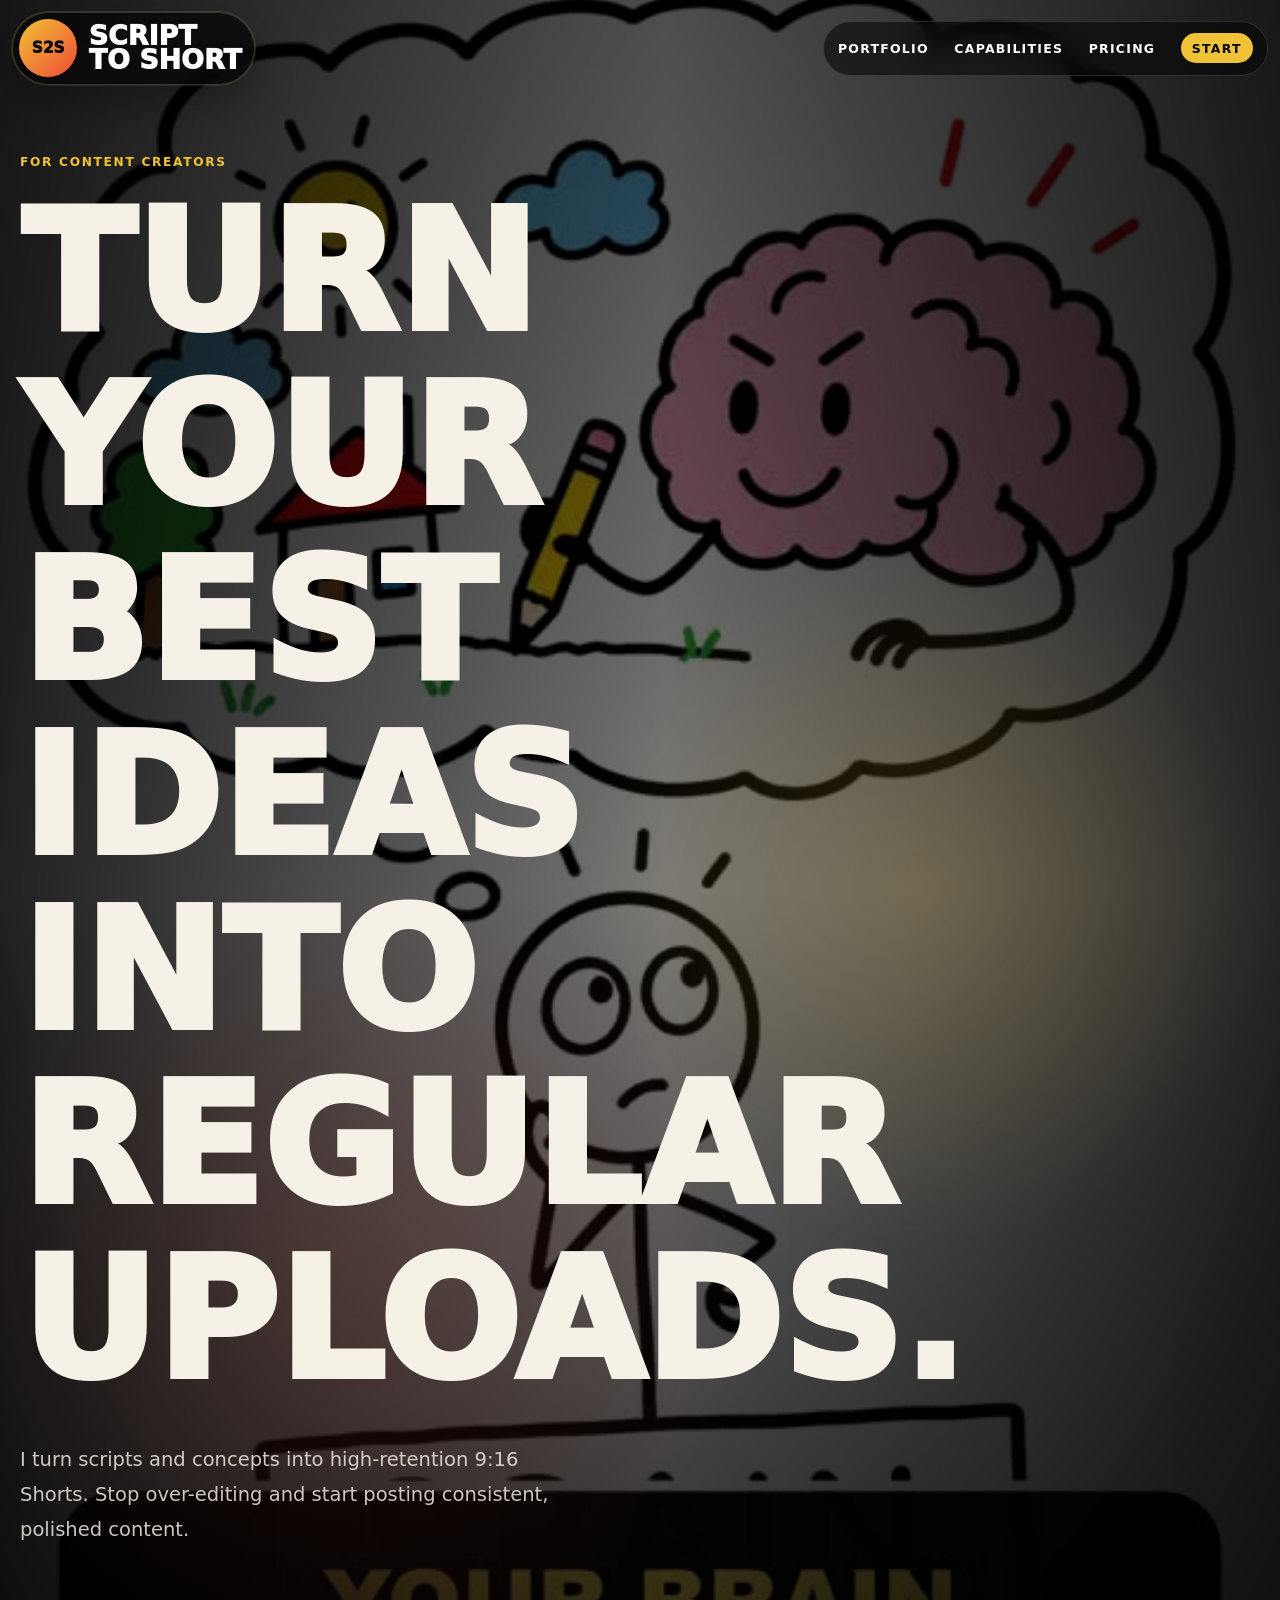
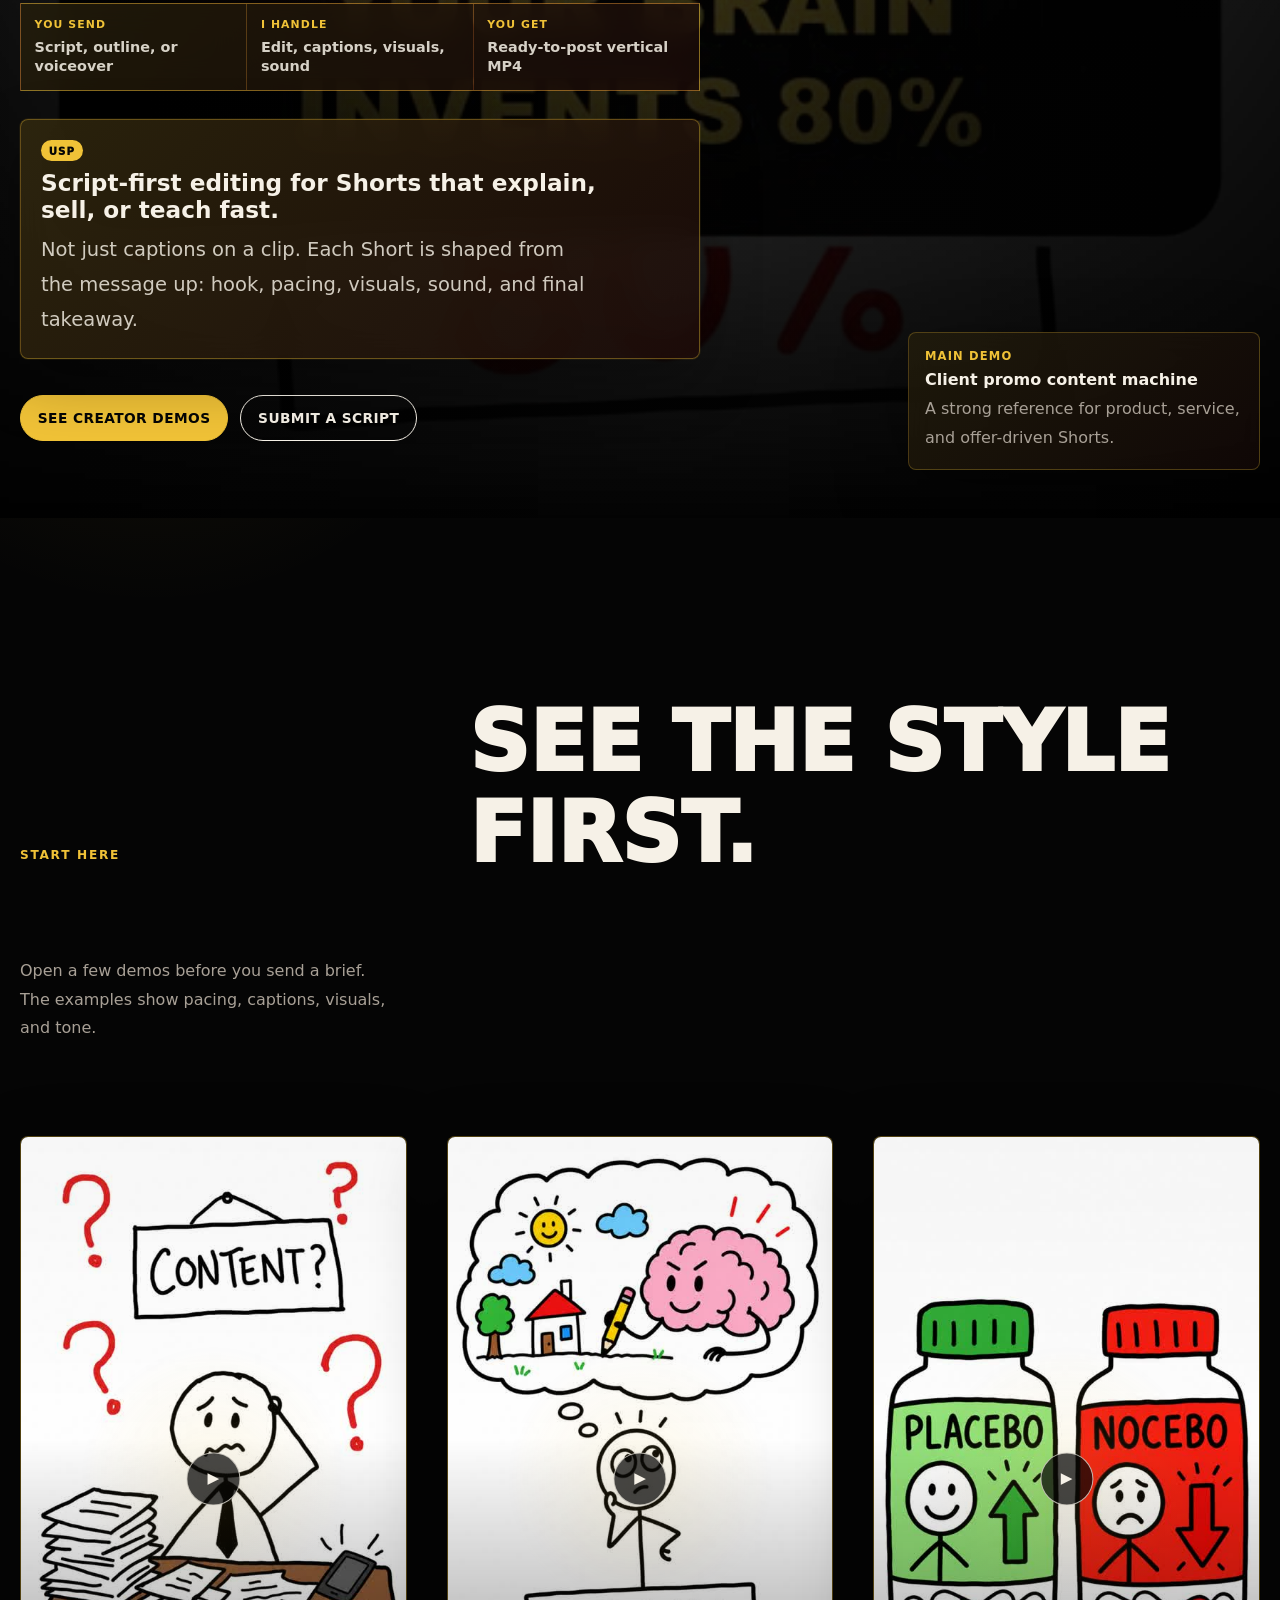
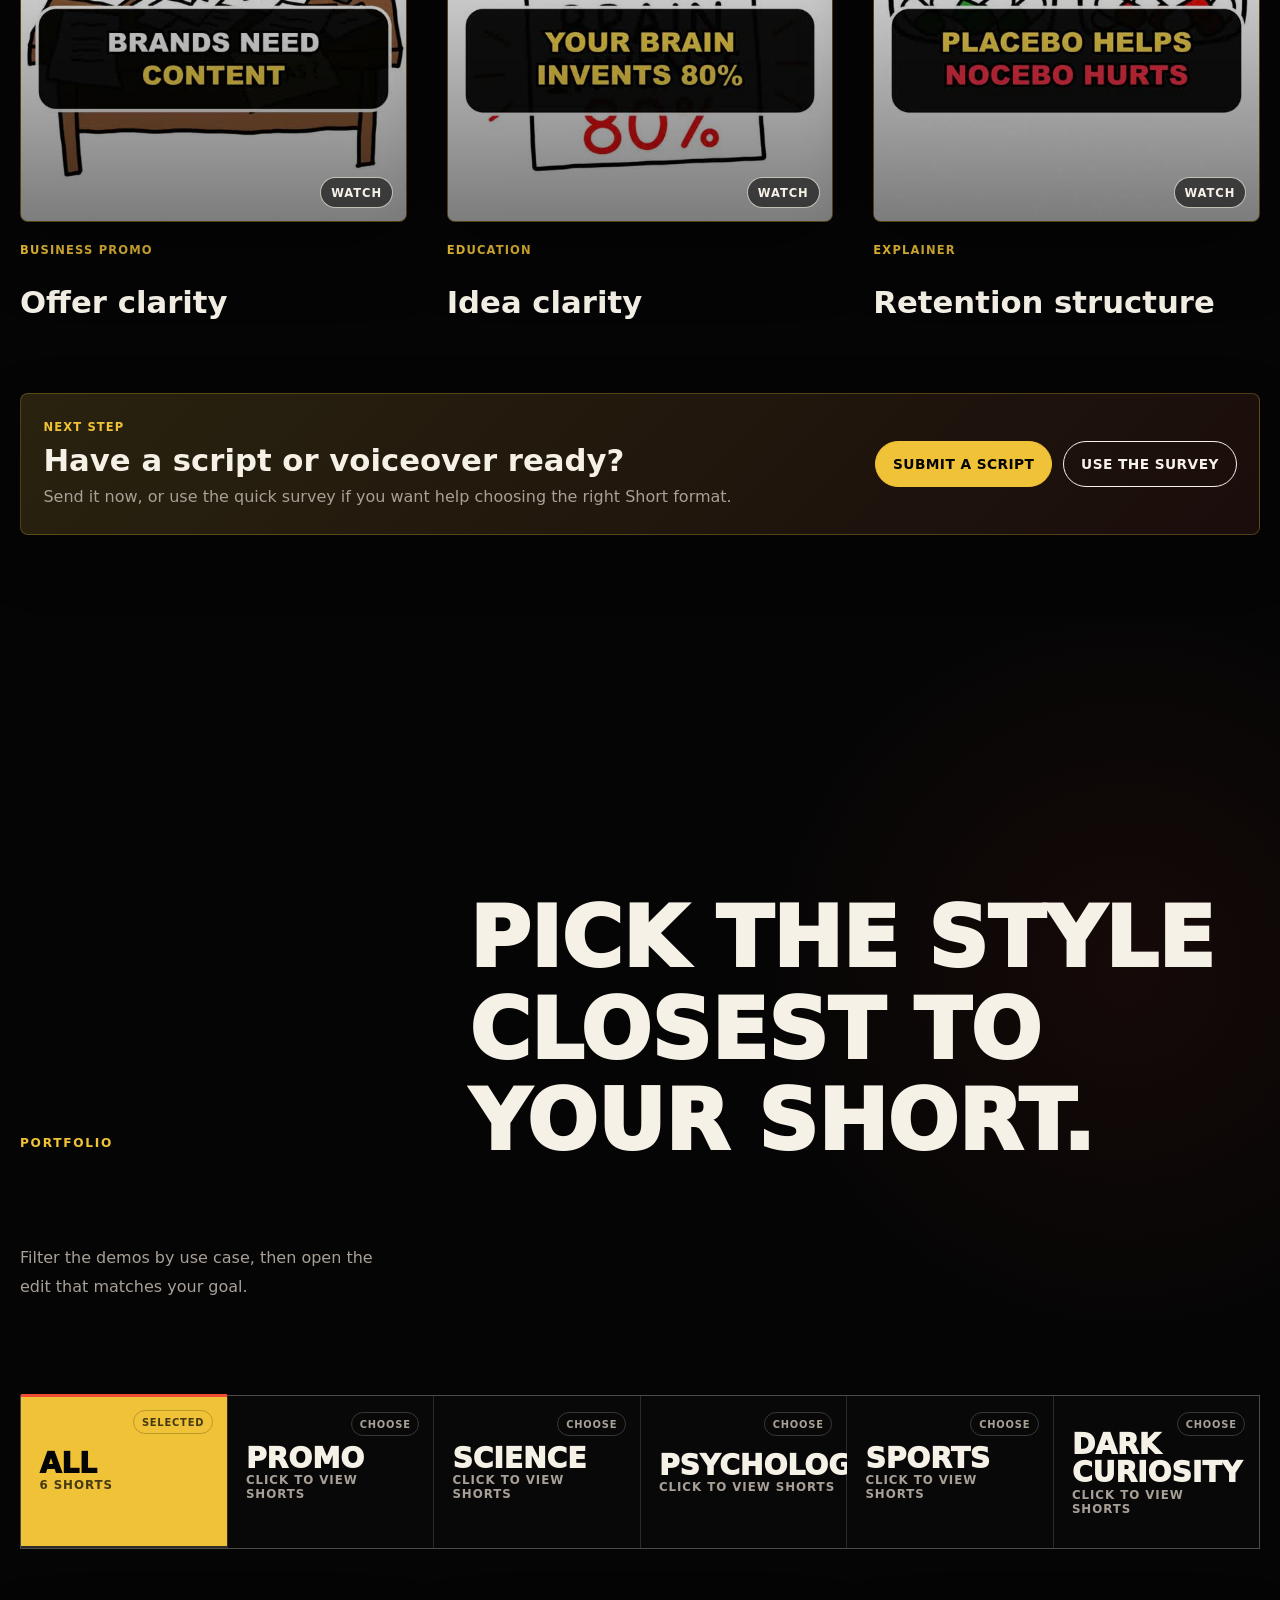
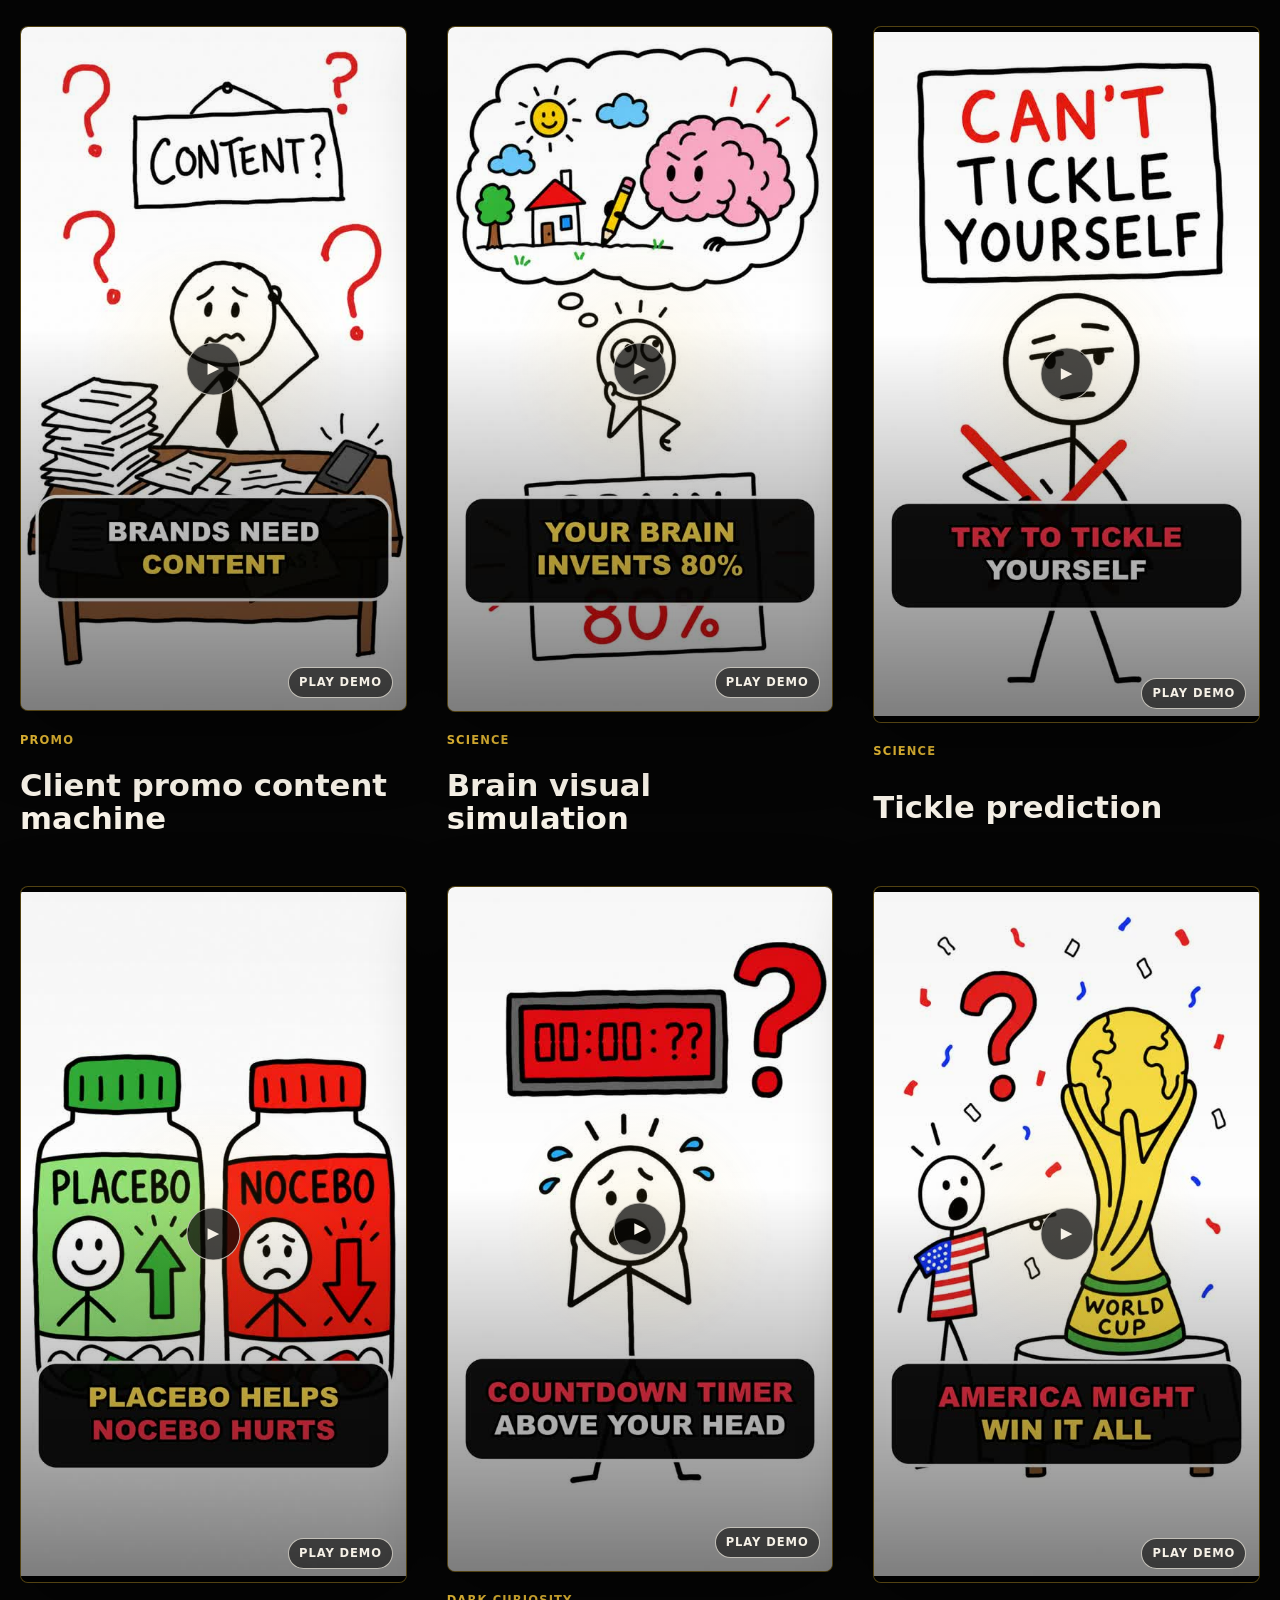
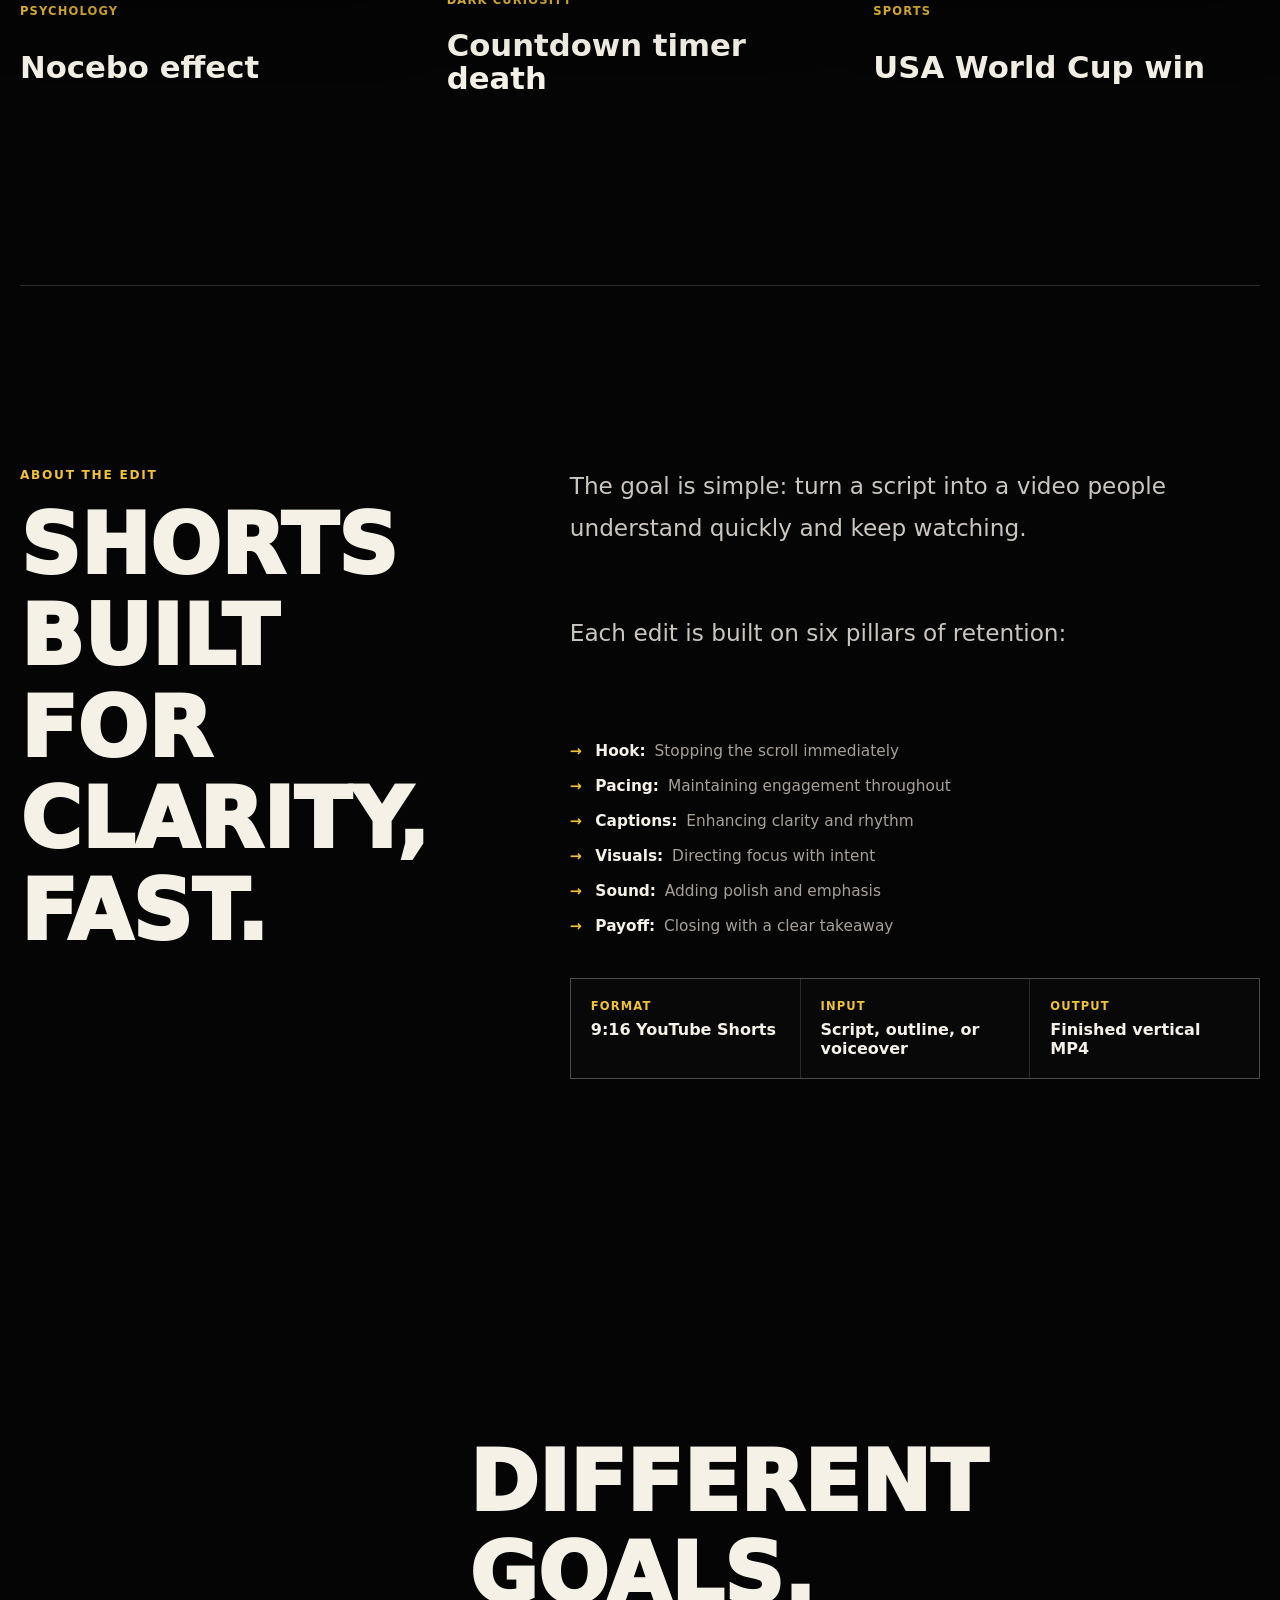
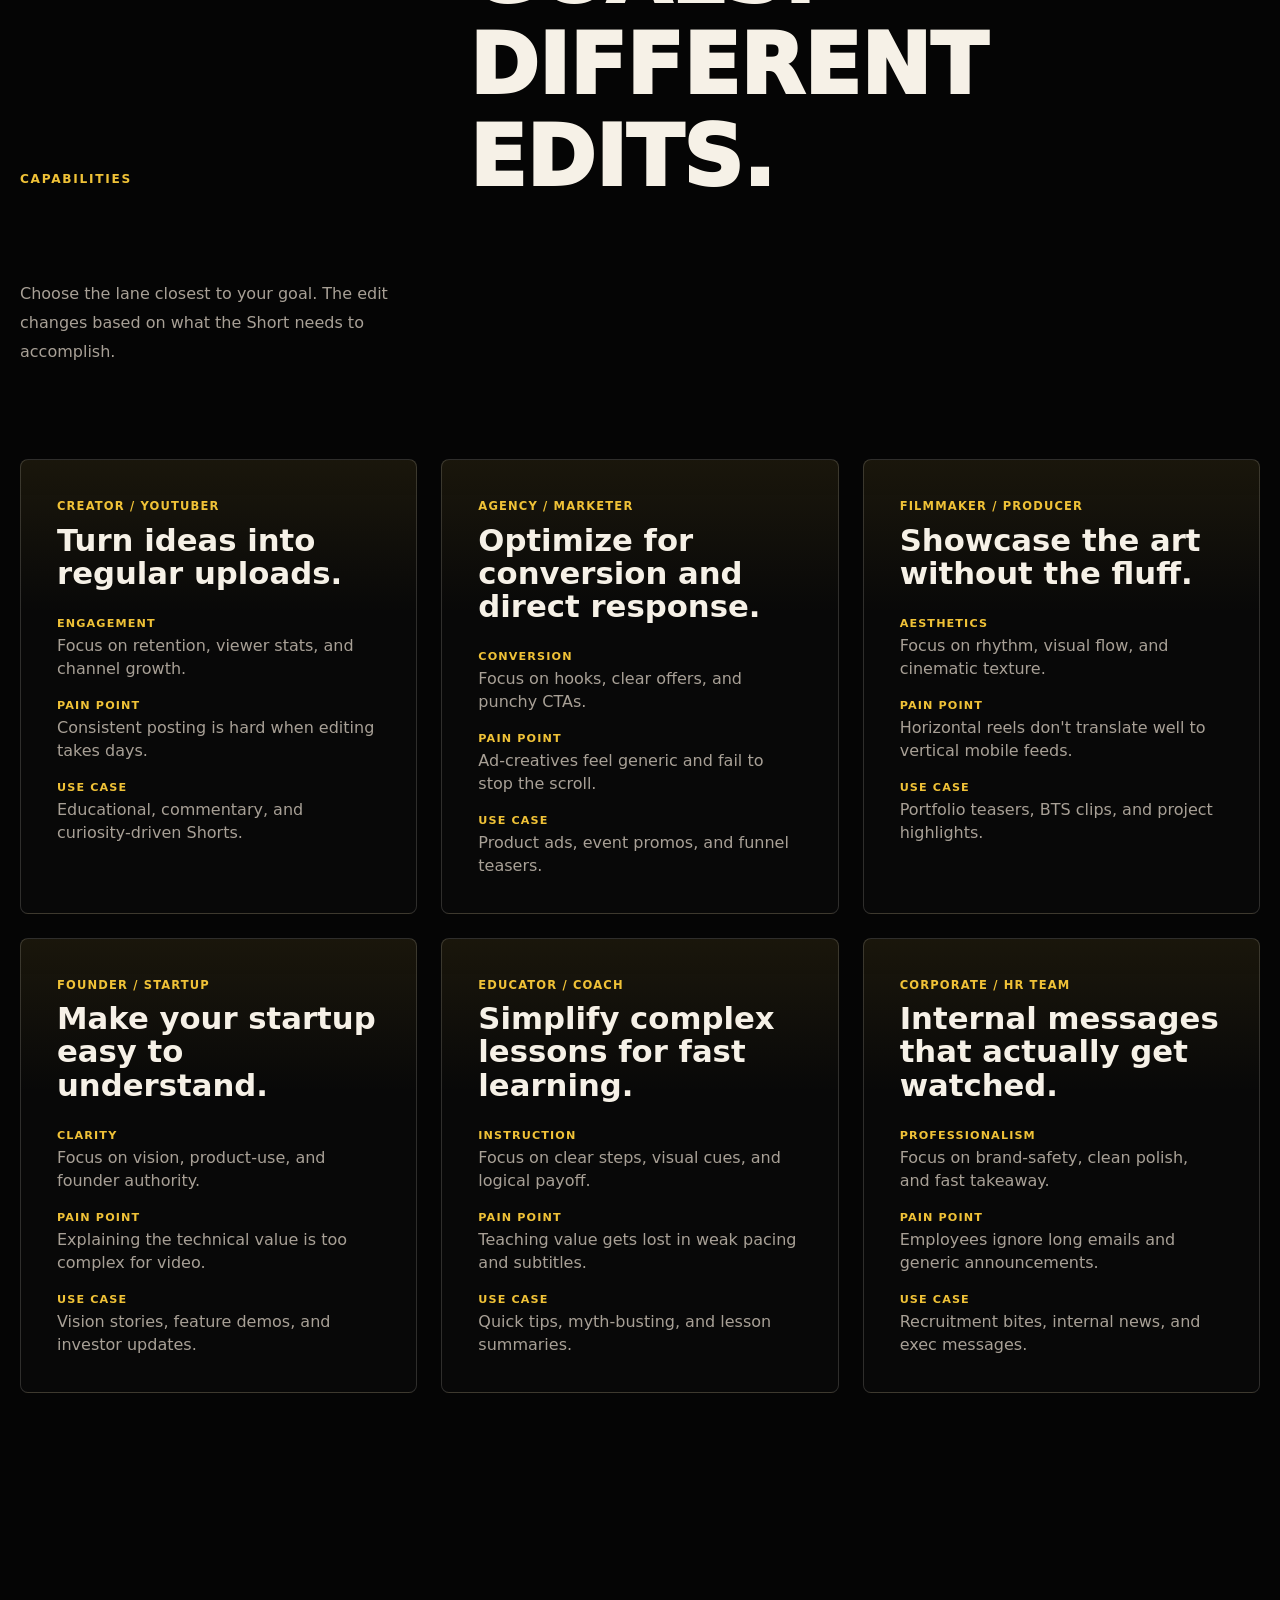
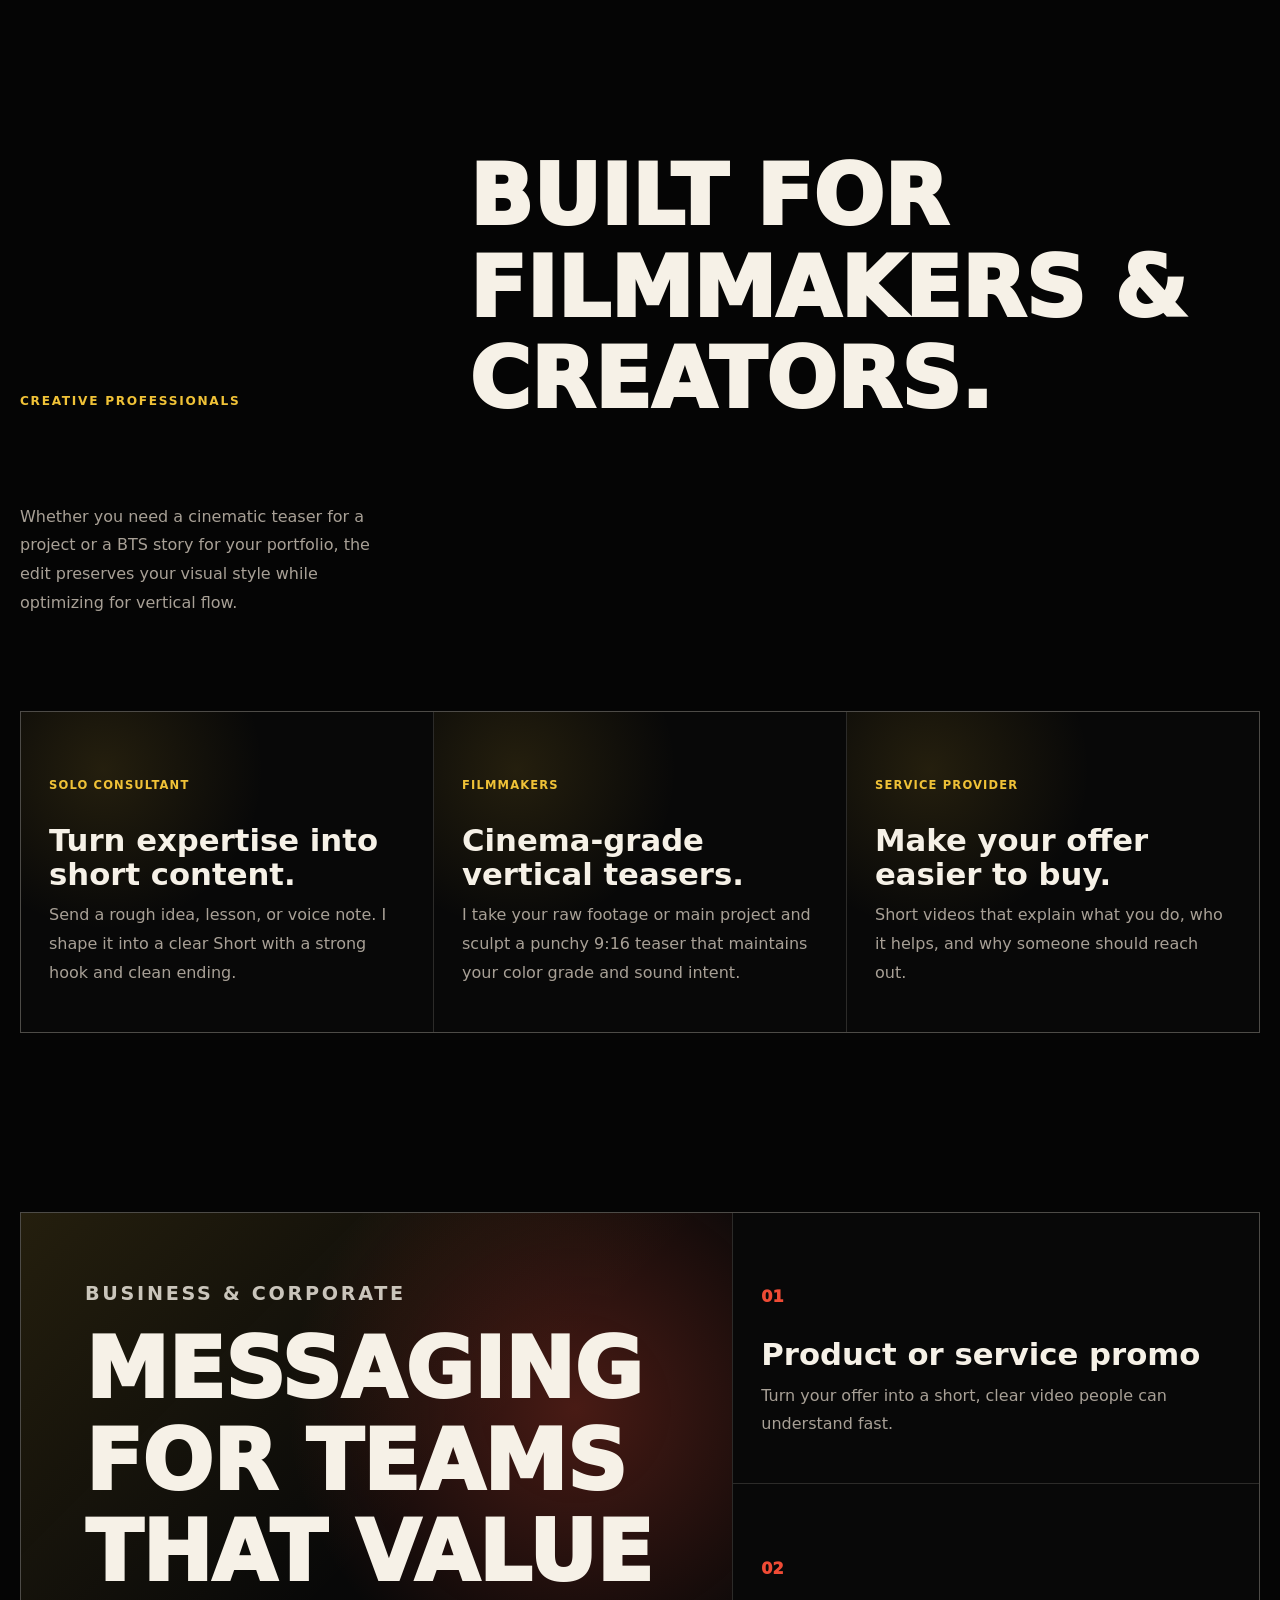
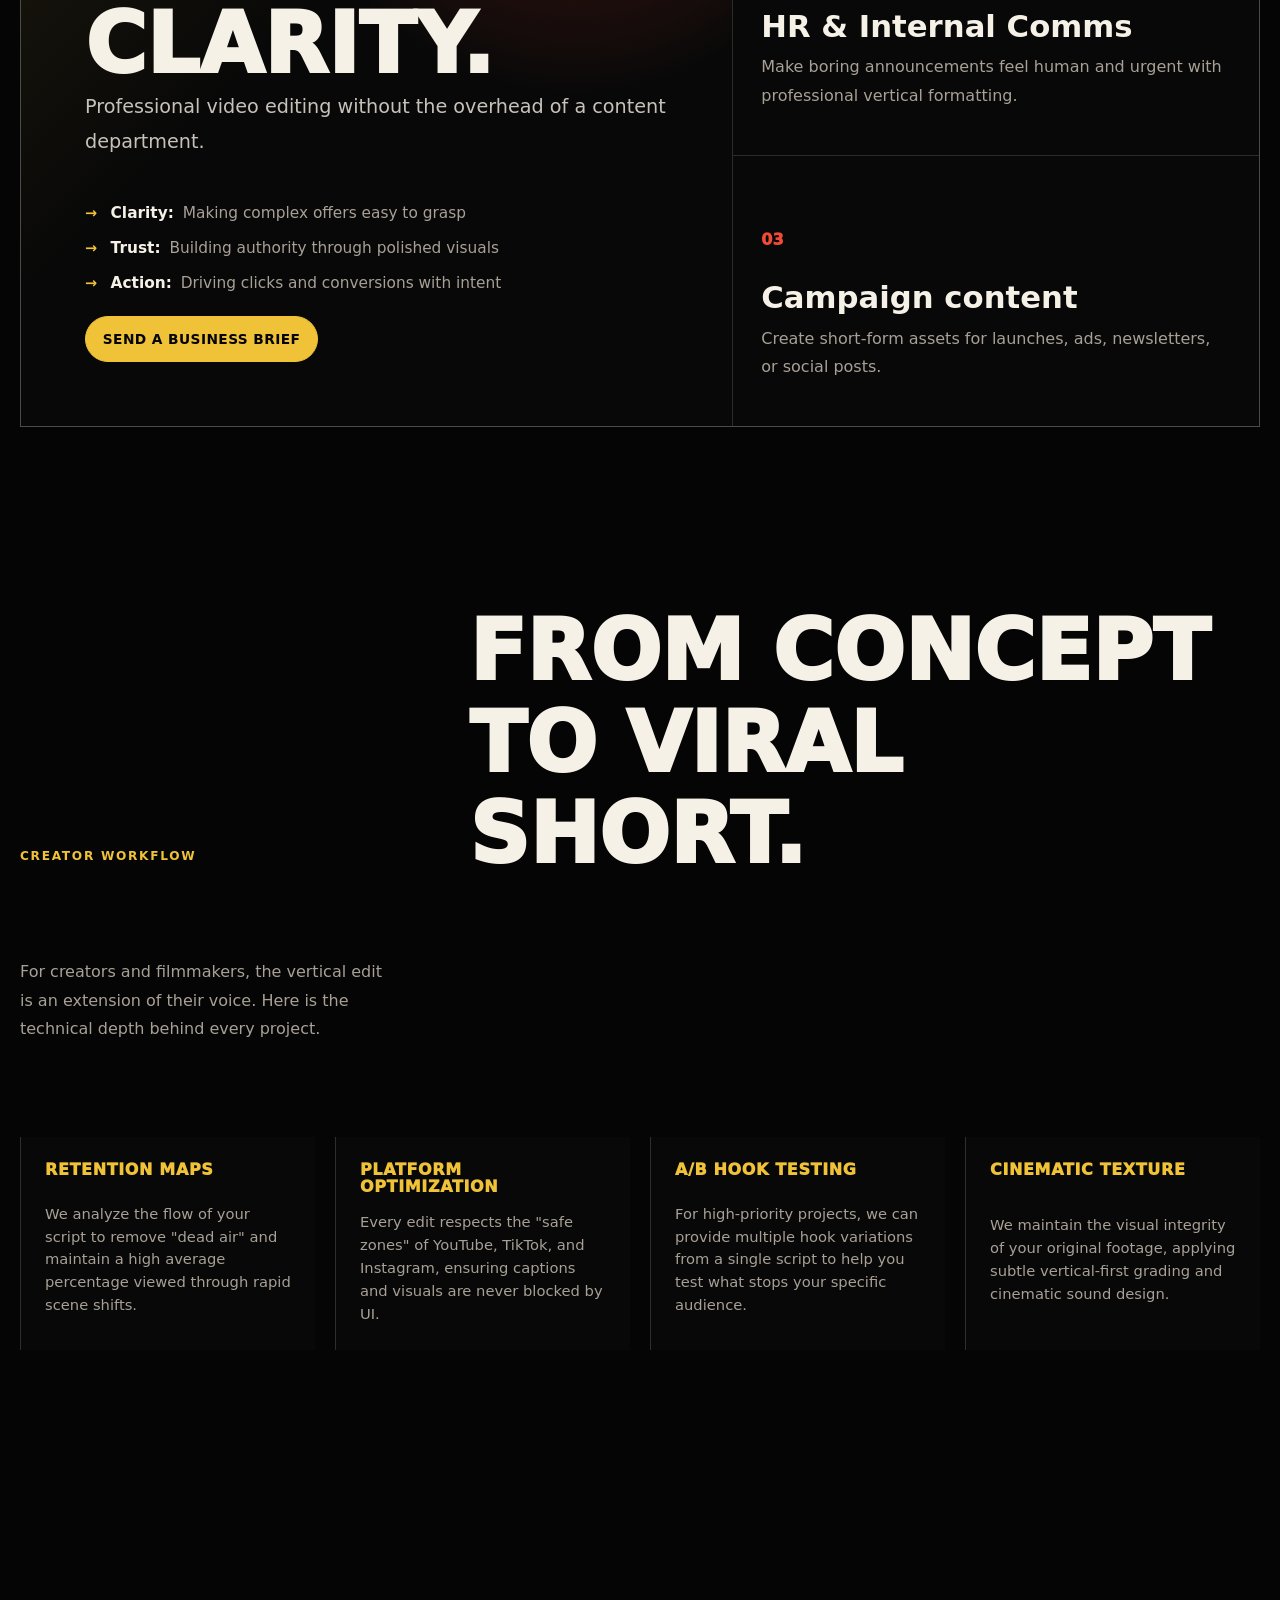
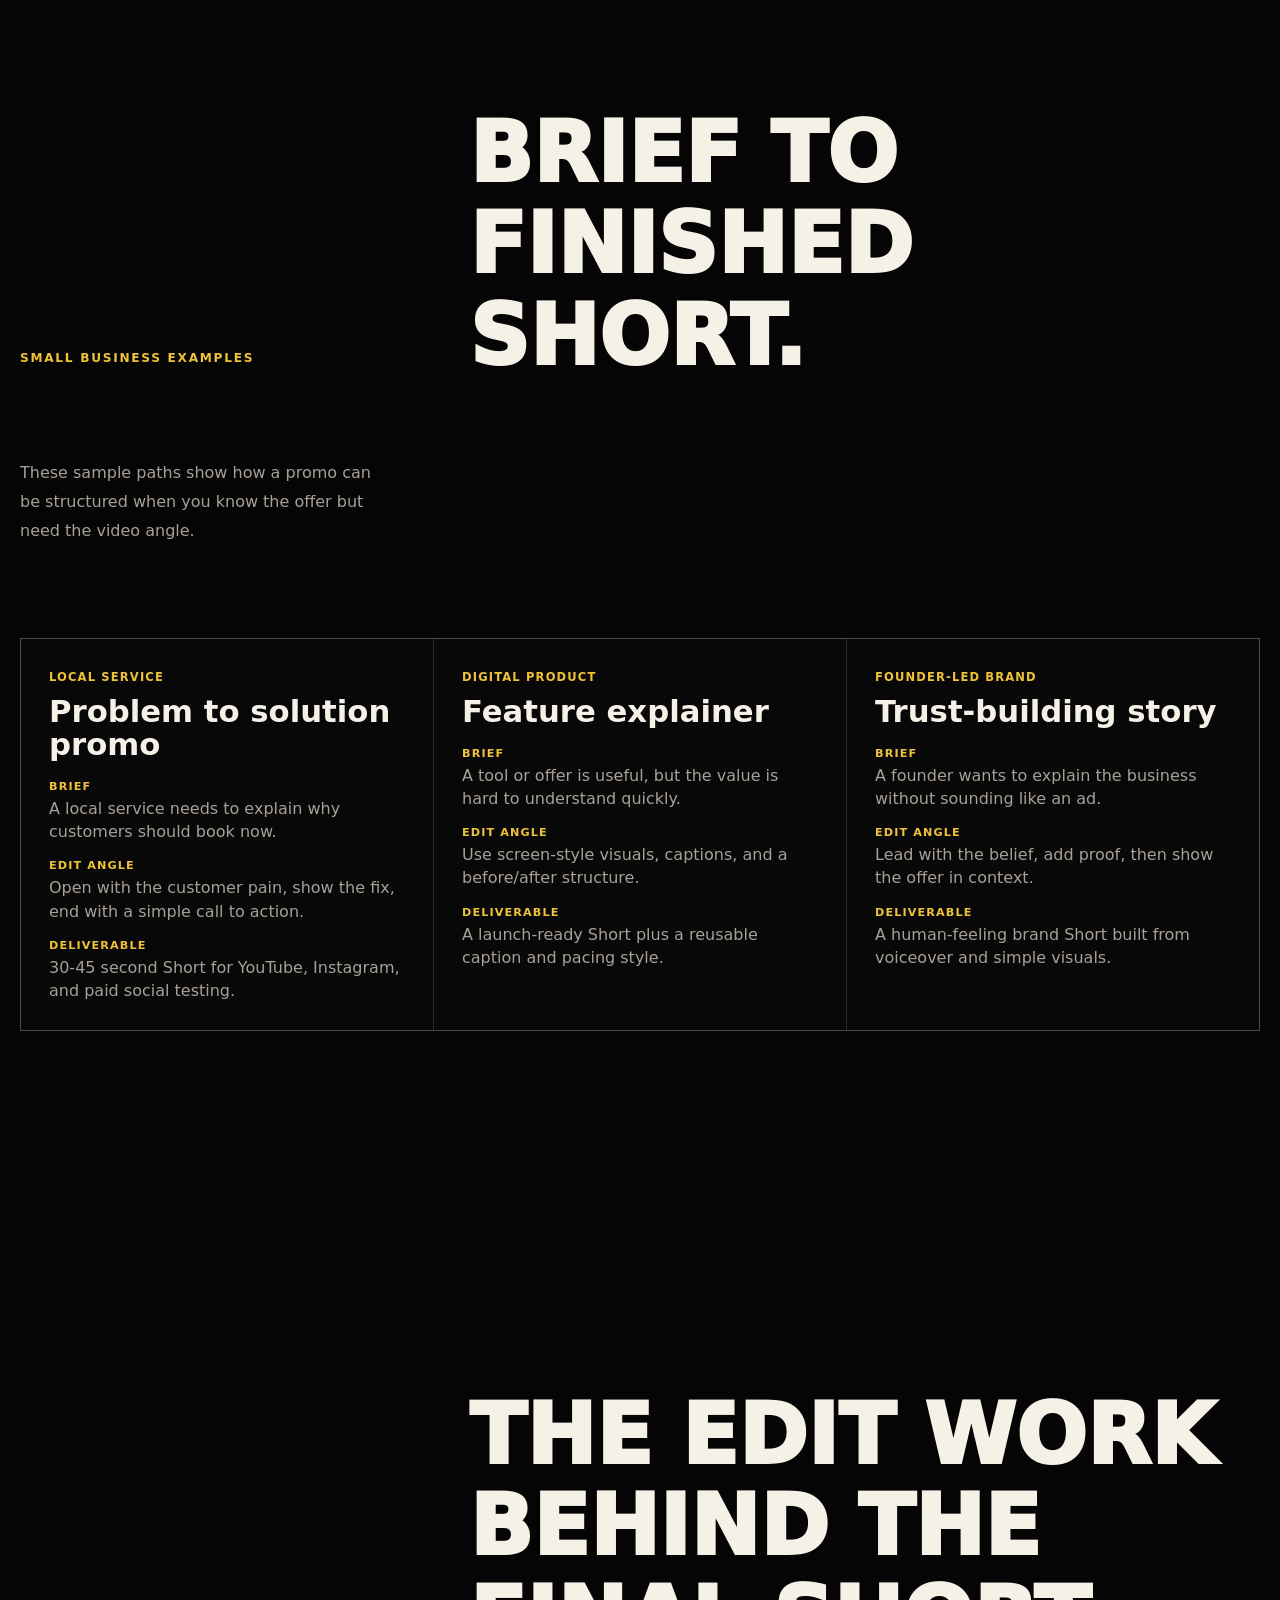
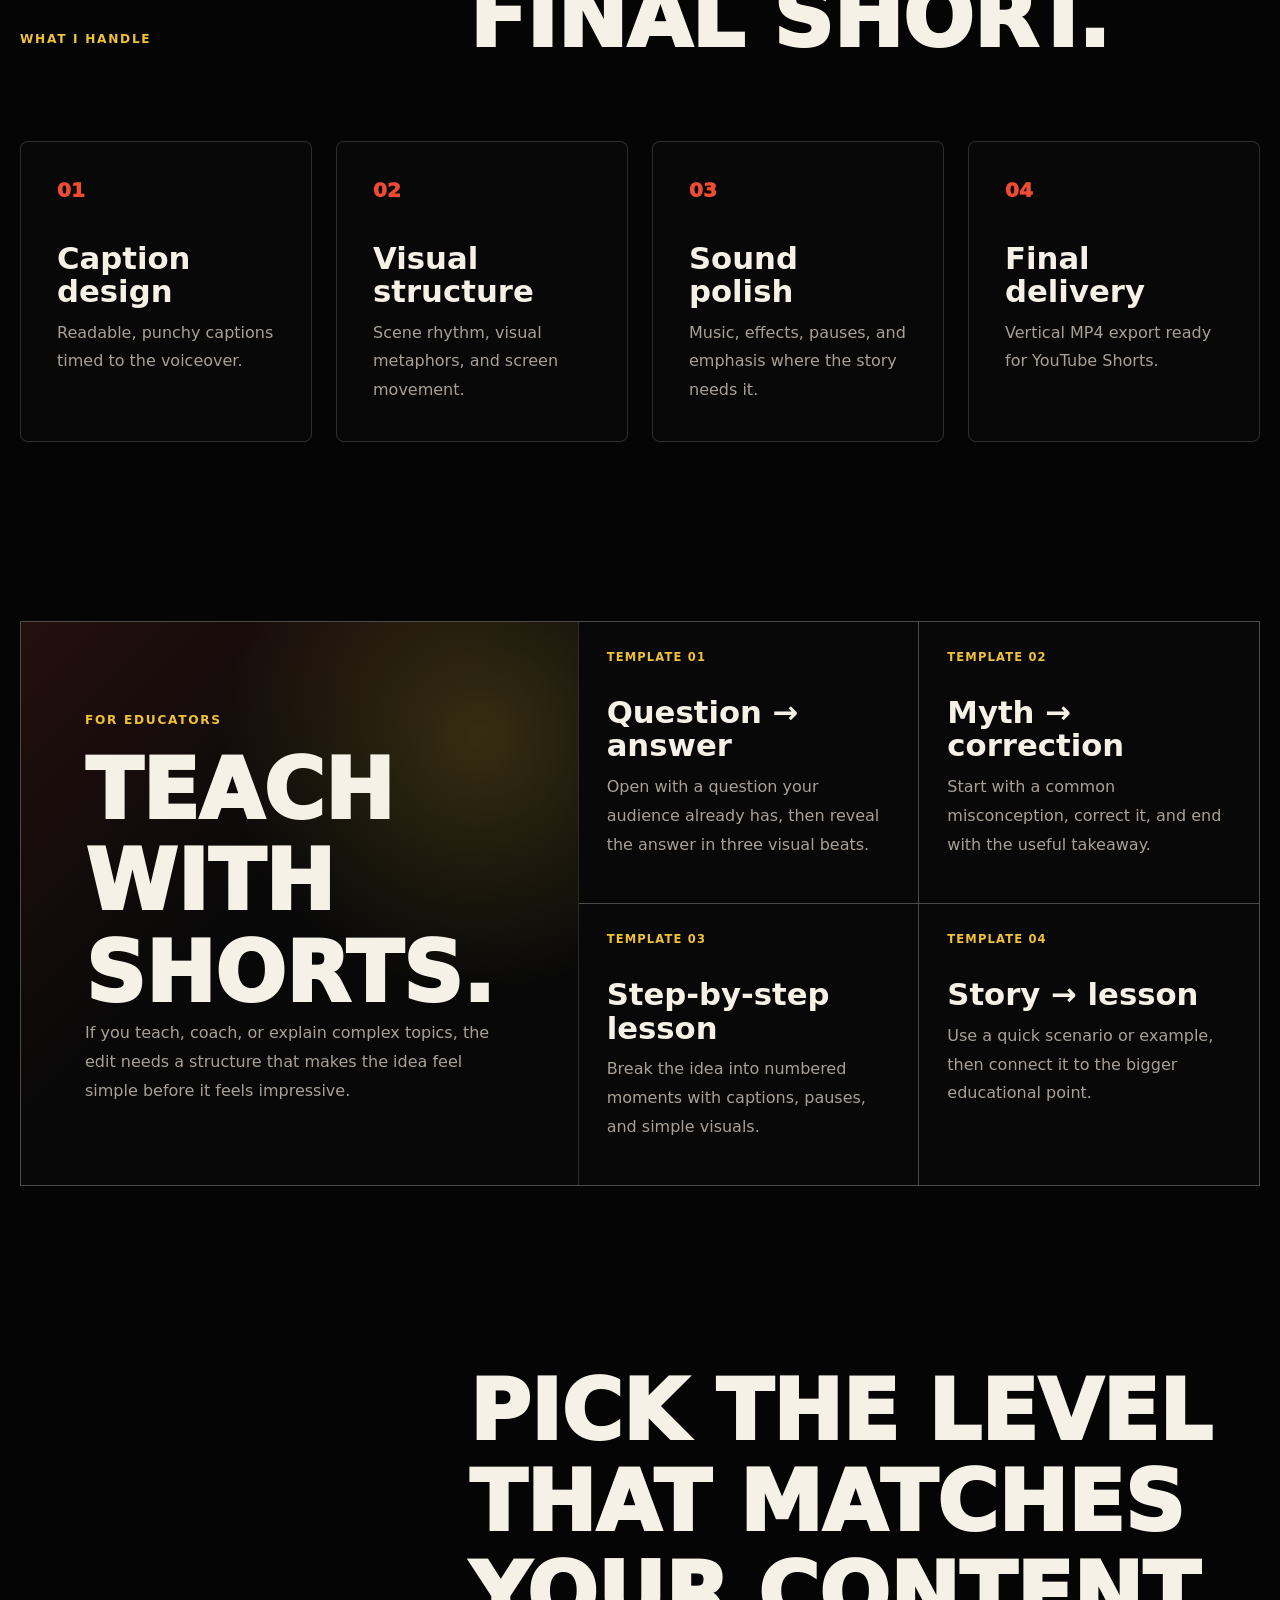
<file: for-creators.html>
<!doctype html>
<html lang="en">
  <head>
    <meta charset="utf-8">
    <meta name="viewport" content="width=device-width, initial-scale=1">
    <title>Script to Short | YouTube Shorts Portfolio</title>
    <meta
      name="description"
      content="Send a script or voiceover and get a polished 9:16 YouTube Short with captions, visuals, pacing, and sound design."
    >
    <link rel="stylesheet" href="./styles.css">
  </head>
  <body>
    <div class="intro-loader" aria-hidden="true">
      <span>SCRIPT TO SHORT</span>
      <i></i>
    </div>

    <header class="site-header">
      <a class="brand" href="#top" aria-label="Go to top">
        <span class="brand-mark">S2S</span>
        <span class="brand-name">
          <span>Script</span>
          <span>to Short</span>
        </span>
      </a>
      <nav aria-label="Main navigation">
        <a href="#work">Portfolio</a>
        <a href="#personas">Capabilities</a>
        <a href="#packages">Pricing</a>
        <a class="nav-cta" href="#submit">Start</a>
      </nav>
    </header>

    <a class="floating-cta" href="#submit" aria-label="Start a YouTube Short project">
      Start a Short
    </a>

    <main id="top">
      <section class="hero" aria-labelledby="hero-title">
        <video
          class="hero-bg"
          src="./media/brain-visual-simulation-static-short.mp4"
          poster="./media/posters/brain-visual-simulation-static-short.jpg"
          muted
          loop
          playsinline
          autoplay
        ></video>
        <div class="hero-shade"></div>

        <div class="hero-content">
          <p class="eyebrow">For Content Creators</p>
          <h1 id="hero-title">Turn your best ideas into regular uploads.</h1>
          <p>
            I turn scripts and concepts into high-retention 9:16 Shorts. 
            Stop over-editing and start posting consistent, polished content.
          </p>
          <dl class="value-points" aria-label="Service summary">
            <div>
              <dt>You send</dt>
              <dd>Script, outline, or voiceover</dd>
            </div>
            <div>
              <dt>I handle</dt>
              <dd>Edit, captions, visuals, sound</dd>
            </div>
            <div>
              <dt>You get</dt>
              <dd>Ready-to-post vertical MP4</dd>
            </div>
          </dl>
          <div class="usp-callout" aria-label="Unique value proposition">
            <span>USP</span>
            <strong>Script-first editing for Shorts that explain, sell, or teach fast.</strong>
            <p>
              Not just captions on a clip. Each Short is shaped from the message up:
              hook, pacing, visuals, sound, and final takeaway.
            </p>
          </div>
          <div class="hero-actions">
            <a class="button primary" href="#work">See creator demos</a>
            <a class="button secondary" href="#submit">Submit a script</a>
          </div>
        </div>

        <aside class="hero-note" aria-label="Featured demo">
          <span>Main demo</span>
          <strong>Client promo content machine</strong>
          <p>A strong reference for product, service, and offer-driven Shorts.</p>
        </aside>
      </section>

      <section class="showcase-section" aria-labelledby="showcase-title">
        <div class="section-masthead">
          <p class="eyebrow">Start here</p>
          <h2 id="showcase-title">See the style first.</h2>
          <p>Open a few demos before you send a brief. The examples show pacing, captions, visuals, and tone.</p>
        </div>

        <div class="showcase-grid">
          <article>
            <button
              class="video-trigger"
              type="button"
              data-video="./media/client-promo-content-machine-static-short.mp4"
              data-poster="./media/posters/client-promo-content-machine-static-short.jpg"
              data-title="Client promo content machine"
              data-caption="A business-facing promo built to explain an offer quickly."
            >
              <video
                src="./media/client-promo-content-machine-static-short.mp4"
                poster="./media/posters/client-promo-content-machine-static-short.jpg"
                muted
                loop
                playsinline
                preload="metadata"
              ></video>
              <span>Watch</span>
            </button>
            <p class="demo-type">Business promo</p>
            <h3>Offer clarity</h3>
          </article>

          <article>
            <button
              class="video-trigger"
              type="button"
              data-video="./media/brain-visual-simulation-static-short.mp4"
              data-poster="./media/posters/brain-visual-simulation-static-short.jpg"
              data-title="Brain visual simulation"
              data-caption="A visual explainer showing how an educational script can become a clear Short."
            >
              <video
                src="./media/brain-visual-simulation-static-short.mp4"
                poster="./media/posters/brain-visual-simulation-static-short.jpg"
                muted
                loop
                playsinline
                preload="metadata"
              ></video>
              <span>Watch</span>
            </button>
            <p class="demo-type">Education</p>
            <h3>Idea clarity</h3>
          </article>

          <article>
            <button
              class="video-trigger"
              type="button"
              data-video="./media/nocebo-effect-static-short.mp4"
              data-poster="./media/posters/nocebo-effect-static-short.jpg"
              data-title="Nocebo effect"
              data-caption="A psychology concept edited around setup, tension, and payoff."
            >
              <video
                src="./media/nocebo-effect-static-short.mp4"
                poster="./media/posters/nocebo-effect-static-short.jpg"
                muted
                loop
                playsinline
                preload="metadata"
              ></video>
              <span>Watch</span>
            </button>
            <p class="demo-type">Explainer</p>
            <h3>Retention structure</h3>
          </article>
        </div>

        <div class="cta-strip" aria-label="Next step">
          <div>
            <p class="demo-type">Next step</p>
            <h3>Have a script or voiceover ready?</h3>
            <p>Send it now, or use the quick survey if you want help choosing the right Short format.</p>
          </div>
          <div class="cta-strip-actions">
            <a class="button primary" href="#submit">Submit a script</a>
            <a class="button secondary" href="#survey">Use the survey</a>
          </div>
        </div>
      </section>

      <section class="work-section" id="work" aria-labelledby="work-title">
        <div class="section-masthead">
          <p class="eyebrow">Portfolio</p>
          <h2 id="work-title">Pick the style closest to your Short.</h2>
          <p>Filter the demos by use case, then open the edit that matches your goal.</p>
        </div>

        <div class="category-grid" aria-label="Demo categories">
          <button class="category-tile active" type="button" data-filter="all">
            <strong>All</strong>
            <span>6 shorts</span>
          </button>
          <button class="category-tile" type="button" data-filter="promo">
            <strong>Promo</strong>
            <span>Click to view shorts</span>
          </button>
          <button class="category-tile" type="button" data-filter="science">
            <strong>Science</strong>
            <span>Click to view shorts</span>
          </button>
          <button class="category-tile" type="button" data-filter="psychology">
            <strong>Psychology</strong>
            <span>Click to view shorts</span>
          </button>
          <button class="category-tile" type="button" data-filter="sports">
            <strong>Sports</strong>
            <span>Click to view shorts</span>
          </button>
          <button class="category-tile" type="button" data-filter="dark">
            <strong>Dark curiosity</strong>
            <span>Click to view shorts</span>
          </button>
        </div>

        <div class="demo-grid">
          <article class="demo-card" data-category="promo">
            <button
              class="video-trigger"
              type="button"
              data-video="./media/client-promo-content-machine-static-short.mp4"
              data-poster="./media/posters/client-promo-content-machine-static-short.jpg"
              data-title="Client promo content machine"
              data-caption="A sales-style Short for a product, service, offer, or client-facing campaign."
            >
              <video
                src="./media/client-promo-content-machine-static-short.mp4"
                poster="./media/posters/client-promo-content-machine-static-short.jpg"
                muted
                loop
                playsinline
                preload="metadata"
              ></video>
              <span>Play demo</span>
            </button>
            <p class="demo-type">Promo</p>
            <h3>Client promo content machine</h3>
          </article>

          <article class="demo-card" data-category="science">
            <button
              class="video-trigger"
              type="button"
              data-video="./media/brain-visual-simulation-static-short.mp4"
              data-poster="./media/posters/brain-visual-simulation-static-short.jpg"
              data-title="Brain visual simulation"
              data-caption="An educational Short with abstract visuals, steady pacing, and clear caption rhythm."
            >
              <video
                src="./media/brain-visual-simulation-static-short.mp4"
                poster="./media/posters/brain-visual-simulation-static-short.jpg"
                muted
                loop
                playsinline
                preload="metadata"
              ></video>
              <span>Play demo</span>
            </button>
            <p class="demo-type">Science</p>
            <h3>Brain visual simulation</h3>
          </article>

          <article class="demo-card" data-category="science">
            <button
              class="video-trigger"
              type="button"
              data-video="./media/tickle-prediction-static-short.mp4"
              data-poster="./media/posters/tickle-prediction-static-short.jpg"
              data-title="Tickle prediction"
              data-caption="A quick curiosity hook built around a simple, memorable science question."
            >
              <video
                src="./media/tickle-prediction-static-short.mp4"
                poster="./media/posters/tickle-prediction-static-short.jpg"
                muted
                loop
                playsinline
                preload="metadata"
              ></video>
              <span>Play demo</span>
            </button>
            <p class="demo-type">Science</p>
            <h3>Tickle prediction</h3>
          </article>

          <article class="demo-card" data-category="psychology">
            <button
              class="video-trigger"
              type="button"
              data-video="./media/nocebo-effect-static-short.mp4"
              data-poster="./media/posters/nocebo-effect-static-short.jpg"
              data-title="Nocebo effect"
              data-caption="A psychology explainer shaped around setup, tension, and payoff."
            >
              <video
                src="./media/nocebo-effect-static-short.mp4"
                poster="./media/posters/nocebo-effect-static-short.jpg"
                muted
                loop
                playsinline
                preload="metadata"
              ></video>
              <span>Play demo</span>
            </button>
            <p class="demo-type">Psychology</p>
            <h3>Nocebo effect</h3>
          </article>

          <article class="demo-card" data-category="dark">
            <button
              class="video-trigger"
              type="button"
              data-video="./media/countdown-timer-death-static-short.mp4"
              data-poster="./media/posters/countdown-timer-death-static-short.jpg"
              data-title="Countdown timer death"
              data-caption="A dramatic dark-curiosity concept with strong contrast and clean pacing."
            >
              <video
                src="./media/countdown-timer-death-static-short.mp4"
                poster="./media/posters/countdown-timer-death-static-short.jpg"
                muted
                loop
                playsinline
                preload="metadata"
              ></video>
              <span>Play demo</span>
            </button>
            <p class="demo-type">Dark curiosity</p>
            <h3>Countdown timer death</h3>
          </article>

          <article class="demo-card" data-category="sports">
            <button
              class="video-trigger"
              type="button"
              data-video="./media/usa-world-cup-win-static-short.mp4"
              data-poster="./media/posters/usa-world-cup-win-static-short.jpg"
              data-title="USA World Cup win"
              data-caption="Fast sports context with punchy captions and a clear narrative beat."
            >
              <video
                src="./media/usa-world-cup-win-static-short.mp4"
                poster="./media/posters/usa-world-cup-win-static-short.jpg"
                muted
                loop
                playsinline
                preload="metadata"
              ></video>
              <span>Play demo</span>
            </button>
            <p class="demo-type">Sports</p>
            <h3>USA World Cup win</h3>
          </article>
        </div>
      </section>

      <section class="about-section" id="about" aria-labelledby="about-title">
        <div>
          <p class="eyebrow">About the edit</p>
          <h2 id="about-title">Shorts built for clarity, fast.</h2>
        </div>
        <div class="about-copy">
          <p>The goal is simple: turn a script into a video people understand quickly and keep watching.</p>
          <p>Each edit is built on six pillars of retention:</p>
          <ul class="feature-list">
            <li><strong>Hook:</strong> Stopping the scroll immediately</li>
            <li><strong>Pacing:</strong> Maintaining engagement throughout</li>
            <li><strong>Captions:</strong> Enhancing clarity and rhythm</li>
            <li><strong>Visuals:</strong> Directing focus with intent</li>
            <li><strong>Sound:</strong> Adding polish and emphasis</li>
            <li><strong>Payoff:</strong> Closing with a clear takeaway</li>
          </ul>
          <dl class="stat-list">
            <div>
              <dt>Format</dt>
              <dd>9:16 YouTube Shorts</dd>
            </div>
            <div>
              <dt>Input</dt>
              <dd>Script, outline, or voiceover</dd>
            </div>
            <div>
              <dt>Output</dt>
              <dd>Finished vertical MP4</dd>
            </div>
          </dl>
        </div>
      </section>

      <section class="personas-section" id="personas" aria-labelledby="personas-title">
        <div class="section-masthead">
          <p class="eyebrow">Capabilities</p>
          <h2 id="personas-title">Different goals. Different edits.</h2>
          <p>Choose the lane closest to your goal. The edit changes based on what the Short needs to accomplish.</p>
        </div>

        <div class="persona-grid">
          <article>
            <p class="demo-type">Creator / YouTuber</p>
            <h3>Turn ideas into regular uploads.</h3>
            <dl>
              <div>
                <dt>Engagement</dt>
                <dd>Focus on retention, viewer stats, and channel growth.</dd>
              </div>
              <div>
                <dt>Pain point</dt>
                <dd>Consistent posting is hard when editing takes days.</dd>
              </div>
              <div>
                <dt>Use Case</dt>
                <dd>Educational, commentary, and curiosity-driven Shorts.</dd>
              </div>
            </dl>
          </article>

          <article>
            <p class="demo-type">Agency / Marketer</p>
            <h3>Optimize for conversion and direct response.</h3>
            <dl>
              <div>
                <dt>Conversion</dt>
                <dd>Focus on hooks, clear offers, and punchy CTAs.</dd>
              </div>
              <div>
                <dt>Pain point</dt>
                <dd>Ad-creatives feel generic and fail to stop the scroll.</dd>
              </div>
              <div>
                <dt>Use Case</dt>
                <dd>Product ads, event promos, and funnel teasers.</dd>
              </div>
            </dl>
          </article>

          <article>
            <p class="demo-type">Filmmaker / Producer</p>
            <h3>Showcase the art without the fluff.</h3>
            <dl>
              <div>
                <dt>Aesthetics</dt>
                <dd>Focus on rhythm, visual flow, and cinematic texture.</dd>
              </div>
              <div>
                <dt>Pain point</dt>
                <dd>Horizontal reels don't translate well to vertical mobile feeds.</dd>
              </div>
              <div>
                <dt>Use Case</dt>
                <dd>Portfolio teasers, BTS clips, and project highlights.</dd>
              </div>
            </dl>
          </article>

          <article>
            <p class="demo-type">Founder / Startup</p>
            <h3>Make your startup easy to understand.</h3>
            <dl>
              <div>
                <dt>Clarity</dt>
                <dd>Focus on vision, product-use, and founder authority.</dd>
              </div>
              <div>
                <dt>Pain point</dt>
                <dd>Explaining the technical value is too complex for video.</dd>
              </div>
              <div>
                <dt>Use Case</dt>
                <dd>Vision stories, feature demos, and investor updates.</dd>
              </div>
            </dl>
          </article>

          <article>
            <p class="demo-type">Educator / Coach</p>
            <h3>Simplify complex lessons for fast learning.</h3>
            <dl>
              <div>
                <dt>Instruction</dt>
                <dd>Focus on clear steps, visual cues, and logical payoff.</dd>
              </div>
              <div>
                <dt>Pain point</dt>
                <dd>Teaching value gets lost in weak pacing and subtitles.</dd>
              </div>
              <div>
                <dt>Use Case</dt>
                <dd>Quick tips, myth-busting, and lesson summaries.</dd>
              </div>
            </dl>
          </article>

          <article>
            <p class="demo-type">Corporate / HR Team</p>
            <h3>Internal messages that actually get watched.</h3>
            <dl>
              <div>
                <dt>Professionalism</dt>
                <dd>Focus on brand-safety, clean polish, and fast takeaway.</dd>
              </div>
              <div>
                <dt>Pain point</dt>
                <dd>Employees ignore long emails and generic announcements.</dd>
              </div>
              <div>
                <dt>Use Case</dt>
                <dd>Recruitment bites, internal news, and exec messages.</dd>
              </div>
            </dl>
          </article>
        </div>
      </section>

      <section class="freelancer-section" id="freelancers" aria-labelledby="freelancer-title">
        <div class="section-masthead">
          <p class="eyebrow">Creative Professionals</p>
          <h2 id="freelancer-title">Built for filmmakers & creators.</h2>
          <p>Whether you need a cinematic teaser for a project or a BTS story for your portfolio, the edit preserves your visual style while optimizing for vertical flow.</p>
        </div>

        <div class="freelancer-grid">
          <article>
            <span>Solo consultant</span>
            <h3>Turn expertise into short content.</h3>
            <p>Send a rough idea, lesson, or voice note. I shape it into a clear Short with a strong hook and clean ending.</p>
          </article>
          <article>
            <span>Filmmakers</span>
            <h3>Cinema-grade vertical teasers.</h3>
            <p>I take your raw footage or main project and sculpt a punchy 9:16 teaser that maintains your color grade and sound intent.</p>
          </article>
          <article>
            <span>Service provider</span>
            <h3>Make your offer easier to buy.</h3>
            <p>Short videos that explain what you do, who it helps, and why someone should reach out.</p>
          </article>
        </div>
      </section>

      <section class="business-section" id="business" aria-labelledby="business-title">
        <div class="business-panel">
          <p class="eyebrow">Business & Corporate</p>
          <h2 id="business-title">Messaging for teams that value clarity.</h2>
          <p>Professional video editing without the overhead of a content department.</p>
          <ul class="feature-list">
            <li><strong>Clarity:</strong> Making complex offers easy to grasp</li>
            <li><strong>Trust:</strong> Building authority through polished visuals</li>
            <li><strong>Action:</strong> Driving clicks and conversions with intent</li>
          </ul>
          <a class="button primary" href="#submit">Send a business brief</a>
        </div>

        <div class="business-grid" aria-label="Business video use cases">
          <article>
            <span>01</span>
            <h3>Product or service promo</h3>
            <p>Turn your offer into a short, clear video people can understand fast.</p>
          </article>
          <article>
            <span>02</span>
            <h3>HR & Internal Comms</h3>
            <p>Make boring announcements feel human and urgent with professional vertical formatting.</p>
          </article>
          <article>
            <span>03</span>
            <h3>Campaign content</h3>
            <p>Create short-form assets for launches, ads, newsletters, or social posts.</p>
          </article>
        </div>
      </section>

      <section class="deep-dive-section" aria-labelledby="dive-title">
        <div class="section-masthead">
          <p class="eyebrow">Creator Workflow</p>
          <h2 id="dive-title">From Concept to Viral Short.</h2>
          <p>
            For creators and filmmakers, the vertical edit is an extension of their voice. 
            Here is the technical depth behind every project.
          </p>
        </div>
        <div class="feature-list-grid">
          <article>
            <h3>Retention Maps</h3>
            <p>We analyze the flow of your script to remove "dead air" and maintain a high average percentage viewed through rapid scene shifts.</p>
          </article>
          <article>
            <h3>Platform Optimization</h3>
            <p>Every edit respects the "safe zones" of YouTube, TikTok, and Instagram, ensuring captions and visuals are never blocked by UI.</p>
          </article>
          <article>
            <h3>A/B Hook Testing</h3>
            <p>For high-priority projects, we can provide multiple hook variations from a single script to help you test what stops your specific audience.</p>
          </article>
          <article>
            <h3>Cinematic Texture</h3>
            <p>We maintain the visual integrity of your original footage, applying subtle vertical-first grading and cinematic sound design.</p>
          </article>
        </div>
      </section>

      <section class="case-studies-section" id="case-studies" aria-labelledby="case-studies-title">
        <div class="section-masthead">
          <p class="eyebrow">Small business examples</p>
          <h2 id="case-studies-title">Brief to finished Short.</h2>
          <p>These sample paths show how a promo can be structured when you know the offer but need the video angle.</p>
        </div>

        <div class="case-grid">
          <article>
            <p class="demo-type">Local service</p>
            <h3>Problem to solution promo</h3>
            <dl>
              <div>
                <dt>Brief</dt>
                <dd>A local service needs to explain why customers should book now.</dd>
              </div>
              <div>
                <dt>Edit angle</dt>
                <dd>Open with the customer pain, show the fix, end with a simple call to action.</dd>
              </div>
              <div>
                <dt>Deliverable</dt>
                <dd>30-45 second Short for YouTube, Instagram, and paid social testing.</dd>
              </div>
            </dl>
          </article>

          <article>
            <p class="demo-type">Digital product</p>
            <h3>Feature explainer</h3>
            <dl>
              <div>
                <dt>Brief</dt>
                <dd>A tool or offer is useful, but the value is hard to understand quickly.</dd>
              </div>
              <div>
                <dt>Edit angle</dt>
                <dd>Use screen-style visuals, captions, and a before/after structure.</dd>
              </div>
              <div>
                <dt>Deliverable</dt>
                <dd>A launch-ready Short plus a reusable caption and pacing style.</dd>
              </div>
            </dl>
          </article>

          <article>
            <p class="demo-type">Founder-led brand</p>
            <h3>Trust-building story</h3>
            <dl>
              <div>
                <dt>Brief</dt>
                <dd>A founder wants to explain the business without sounding like an ad.</dd>
              </div>
              <div>
                <dt>Edit angle</dt>
                <dd>Lead with the belief, add proof, then show the offer in context.</dd>
              </div>
              <div>
                <dt>Deliverable</dt>
                <dd>A human-feeling brand Short built from voiceover and simple visuals.</dd>
              </div>
            </dl>
          </article>
        </div>
      </section>

      <section class="services-section" aria-labelledby="services-title">
        <div class="section-masthead">
          <p class="eyebrow">What I handle</p>
          <h2 id="services-title">The edit work behind the final Short.</h2>
        </div>

        <div class="service-grid">
          <article>
            <span>01</span>
            <h3>Caption design</h3>
            <p>Readable, punchy captions timed to the voiceover.</p>
          </article>
          <article>
            <span>02</span>
            <h3>Visual structure</h3>
            <p>Scene rhythm, visual metaphors, and screen movement.</p>
          </article>
          <article>
            <span>03</span>
            <h3>Sound polish</h3>
            <p>Music, effects, pauses, and emphasis where the story needs it.</p>
          </article>
          <article>
            <span>04</span>
            <h3>Final delivery</h3>
            <p>Vertical MP4 export ready for YouTube Shorts.</p>
          </article>
        </div>
      </section>

      <section class="education-section" id="education" aria-labelledby="education-title">
        <div class="education-panel">
          <p class="eyebrow">For educators</p>
          <h2 id="education-title">Teach with Shorts.</h2>
          <p>
            If you teach, coach, or explain complex topics, the edit needs a structure
            that makes the idea feel simple before it feels impressive.
          </p>
        </div>

        <div class="template-grid" aria-label="Educational content templates">
          <article>
            <span>Template 01</span>
            <h3>Question → answer</h3>
            <p>Open with a question your audience already has, then reveal the answer in three visual beats.</p>
          </article>
          <article>
            <span>Template 02</span>
            <h3>Myth → correction</h3>
            <p>Start with a common misconception, correct it, and end with the useful takeaway.</p>
          </article>
          <article>
            <span>Template 03</span>
            <h3>Step-by-step lesson</h3>
            <p>Break the idea into numbered moments with captions, pauses, and simple visuals.</p>
          </article>
          <article>
            <span>Template 04</span>
            <h3>Story → lesson</h3>
            <p>Use a quick scenario or example, then connect it to the bigger educational point.</p>
          </article>
        </div>
      </section>

      <section class="packages-section" id="packages" aria-labelledby="packages-title">
        <div class="section-masthead">
          <p class="eyebrow">Ways to work</p>
          <h2 id="packages-title">Pick the level that matches your content plan.</h2>
        </div>

        <div class="package-grid">
          <article>
            <p class="demo-type">Starter</p>
            <h3>1 Short</h3>
            <p>Best for testing a script, offer, or channel style.</p>
            <ul>
              <li>1 vertical edit</li>
              <li>Captions and sound design</li>
              <li>1 revision pass</li>
            </ul>
          </article>
          <article class="featured-package">
            <p class="demo-type">Most useful</p>
            <h3>3-5 Shorts</h3>
            <p>Best for a small batch in one consistent style.</p>
            <ul>
              <li>Batch pacing and visual direction</li>
              <li>Reusable caption style</li>
              <li>Priority feedback loop</li>
            </ul>
          </article>
          <article>
            <p class="demo-type">Ongoing</p>
            <h3>Monthly edits</h3>
            <p>Best if scripts or voiceovers are coming every week.</p>
            <ul>
              <li>Recurring delivery schedule</li>
              <li>Channel style consistency</li>
              <li>Monthly content queue</li>
            </ul>
          </article>
        </div>
      </section>

      <section class="workflow-section" id="workflow" aria-labelledby="workflow-title">
        <div class="section-masthead">
          <p class="eyebrow">How it works</p>
          <h2 id="workflow-title">From script to finished Short.</h2>
          <p>A clear production map so you know what happens after you submit.</p>
        </div>

        <div class="flowchart" aria-label="Script to video workflow">
          <article>
            <span>01</span>
            <h3>Submit</h3>
            <p>Send the script, voiceover, references, deadline, and goal.</p>
          </article>
          <article>
            <span>02</span>
            <h3>Direction</h3>
            <p>I check the hook, style, pacing, and what visuals the Short needs.</p>
          </article>
          <article>
            <span>03</span>
            <h3>Edit</h3>
            <p>Captions, visuals, sound, rhythm, and the final payoff come together.</p>
          </article>
          <article>
            <span>04</span>
            <h3>Review</h3>
            <p>You watch the draft and send focused revision notes if needed.</p>
          </article>
          <article>
            <span>05</span>
            <h3>Deliver</h3>
            <p>You receive a 9:16 MP4 ready for YouTube Shorts.</p>
          </article>
        </div>

        <div class="turnaround-grid">
          <article>
            <p class="demo-type">Typical turnaround</p>
            <h3>2-4 days for one Short</h3>
            <p>Best when the script and voiceover are ready before submission.</p>
          </article>
          <article>
            <p class="demo-type">Batch projects</p>
            <h3>5-10 days for 3-5 Shorts</h3>
            <p>Useful when you want a consistent caption style and repeatable format.</p>
          </article>
          <article>
            <p class="demo-type">After you submit</p>
            <h3>You get a clear next step</h3>
            <p>I review the brief, confirm scope, then start the edit or ask for missing files.</p>
          </article>
        </div>
      </section>

      <section class="survey-section" id="survey" aria-labelledby="survey-title">
        <div class="section-masthead">
          <p class="eyebrow">Quick survey</p>
          <h2 id="survey-title">Tell me what kind of Short you need.</h2>
          <p>A fast way to share your goal before you send the full script.</p>
        </div>

        <form
          class="survey-form"
          name="visitor-survey"
          method="POST"
          action="mailto:alislim007km@gmail.com?subject=Script%20to%20Short%20survey"
          enctype="text/plain"
          netlify-honeypot="website"
        >
          <input type="hidden" name="form-name" value="visitor-survey">
          <label class="hidden-field">
            Website
            <input name="website" tabindex="-1" autocomplete="off">
          </label>

          <div class="field-pair">
            <label>
              I am a
              <select name="persona">
                <option>Creator / YouTuber</option>
                <option>Freelancer / Consultant</option>
                <option>Founder / Small business</option>
                <option>Educator / Coach</option>
                <option>Agency / Marketing team</option>
                <option>Not sure yet</option>
              </select>
            </label>
            <label>
              Main goal
              <select name="goal">
                <option>Grow an audience</option>
                <option>Promote a product or service</option>
                <option>Explain an idea clearly</option>
                <option>Create educational content</option>
                <option>Test short-form content</option>
                <option>Build a monthly content system</option>
              </select>
            </label>
          </div>

          <fieldset>
            <legend>Biggest blocker</legend>
            <div class="choice-grid">
              <label><input type="radio" name="blocker" value="editing-time"> Editing takes too long</label>
              <label><input type="radio" name="blocker" value="visuals"> I do not know what visuals to use</label>
              <label><input type="radio" name="blocker" value="captions"> Captions and pacing feel weak</label>
              <label><input type="radio" name="blocker" value="strategy"> I need help choosing the format</label>
            </div>
          </fieldset>

          <label>
            Anything I should know?
            <textarea
              name="preference-notes"
              rows="4"
              placeholder="Channel, business, audience, style references, or what you are trying to sell/explain."
            ></textarea>
          </label>

          <button class="button secondary" type="submit">Send survey</button>
          <p class="survey-status" role="status" aria-live="polite"></p>
        </form>
      </section>

      <section class="submit-section" id="submit" aria-labelledby="submit-title">
        <div class="submit-copy">
          <p class="eyebrow">Start a Short</p>
          <h2 id="submit-title">Submit your script and voiceover.</h2>
          <p>
            Include references, pacing notes, and anything that must stay in the final cut.
            After submission, I confirm the scope, then send either a draft timeline or
            follow-up questions if anything is missing.
          </p>
        </div>

        <form
          class="request-form"
          name="short-request"
          method="POST"
          action="mailto:alislim007km@gmail.com?subject=Script%20to%20Short%20brief"
          enctype="text/plain"
          netlify-honeypot="company"
        >
          <input type="hidden" name="form-name" value="short-request">
          <label class="hidden-field">
            Company
            <input name="company" tabindex="-1" autocomplete="off">
          </label>

          <div class="field-pair">
            <label>
              Name
              <input name="name" type="text" placeholder="Your name" required>
            </label>
            <label>
              Email
              <input name="email" type="email" placeholder="you@example.com" required>
            </label>
          </div>

          <label>
            Channel or reference link
            <input name="channel" type="url" placeholder="https://youtube.com/@yourchannel">
          </label>

          <div class="field-pair">
            <label>
              Desired length
              <select name="length">
                <option>Under 30 seconds</option>
                <option>30-45 seconds</option>
                <option>45-60 seconds</option>
                <option>Not sure yet</option>
              </select>
            </label>
            <label>
              Budget range
              <select name="budget">
                <option>Need a quote</option>
                <option>Starter single Short</option>
                <option>Batch of 3-5 Shorts</option>
                <option>Monthly editing</option>
              </select>
            </label>
          </div>

          <label>
            Script
            <textarea
              name="script"
              rows="8"
              placeholder="Paste the full script or outline here."
              required
            ></textarea>
          </label>

          <div class="field-pair">
            <label>
              Voiceover file
              <input name="voiceover" type="file" accept="audio/*,video/*">
              <span class="file-note" data-file-note>No file selected</span>
            </label>
            <label>
              Deadline
              <input name="deadline" type="date">
            </label>
          </div>

          <label>
            Style reference
            <input name="style-reference" type="url" placeholder="Paste a Short, Reel, or TikTok you like">
          </label>

          <label>
            Notes
            <textarea
              name="notes"
              rows="4"
              placeholder="Tone, references, captions, music, or revision notes."
            ></textarea>
          </label>

          <button class="button primary" type="submit">Submit brief</button>
          <p class="form-status" role="status" aria-live="polite"></p>
        </form>
      </section>

      <section class="faq-section" id="faq" aria-labelledby="faq-title">
        <div class="section-masthead">
          <p class="eyebrow">FAQ</p>
          <h2 id="faq-title">Answers before you send a brief.</h2>
          <p>Use this section to decide what to send, what to expect, and which option fits your project.</p>
        </div>

        <div class="faq-grid">
          <article>
            <p class="demo-type">Getting started</p>
            <h3>What should I send first?</h3>
            <p>Send your script or outline, voiceover if you have one, reference links, deadline, and the goal of the Short.</p>
          </article>
          <article>
            <p class="demo-type">Voiceover</p>
            <h3>Can you work from only a voiceover?</h3>
            <p>Yes. A clean voiceover plus a few references is enough to plan the pacing, captions, and visuals.</p>
          </article>
          <article>
            <p class="demo-type">Script help</p>
            <h3>Do you write scripts too?</h3>
            <p>I can tighten the hook, cut weak lines, restructure the flow, or suggest a stronger ending before editing.</p>
          </article>
          <article>
            <p class="demo-type">Deliverables</p>
            <h3>What do I receive?</h3>
            <p>A ready-to-post vertical MP4 for YouTube Shorts. For batches, I can also keep the caption and pacing style consistent.</p>
          </article>
          <article>
            <p class="demo-type">References</p>
            <h3>How should I send references?</h3>
            <p>Paste Shorts, Reels, TikToks, or brand examples that match the pacing, caption style, visual tone, or audience.</p>
          </article>
          <article>
            <p class="demo-type">Timeline</p>
            <h3>How long does one Short take?</h3>
            <p>Most single Shorts take 2-4 days once the script, voiceover, and references are ready.</p>
          </article>
          <article>
            <p class="demo-type">Revisions</p>
            <h3>Can I request changes?</h3>
            <p>Yes. Send focused notes on captions, timing, visuals, music, or any required message changes.</p>
          </article>
          <article>
            <p class="demo-type">Best fit</p>
            <h3>Is this only for creators?</h3>
            <p>No. I also edit Shorts for freelancers, educators, founders, small businesses, and marketing teams.</p>
          </article>
        </div>
      </section>
    </main>

    <footer class="site-footer">
      <div class="footer-content">
        <div class="footer-brand">
          <a class="brand" href="index.html#top">
            <span class="brand-mark">S2S</span>
            <span class="brand-name">
              <span>Script</span>
              <span>to Short</span>
            </span>
          </a>
          <p>High-retention vertical video for creators, business, and marketing teams.</p>
        </div>
        
        <div class="footer-nav">
          <div class="footer-col">
            <h4>Quick Links</h4>
            <a href="index.html#work">Portfolio</a>
            <a href="index.html#personas">Capabilities</a>
            <a href="index.html#packages">Pricing</a>
            <a href="index.html#faq">FAQ</a>
          </div>
          <div class="footer-col">
            <h4>Pathways</h4>
            <a href="for-creators.html">For Creators</a>
            <a href="for-business.html">For Business</a>
            <a href="for-marketers.html">For Marketers</a>
          </div>
          <div class="footer-col">
            <h4>Contact</h4>
            <a href="mailto:hello@scripttoshort.com">hello@scripttoshort.com</a>
            <p>Mon-Fri, 9am - 6pm</p>
          </div>
        </div>
      </div>
      <div class="footer-bottom">
        <p>&copy; 2024 Script to Short. All rights reserved.</p>
      </div>
    </footer>

    <div class="video-modal" aria-hidden="true">
      <button class="modal-close" type="button" aria-label="Close video">Close</button>
      <div class="modal-panel" role="dialog" aria-modal="true" aria-labelledby="modal-title">
        <video class="modal-video" controls playsinline></video>
        <div>
          <p class="demo-type">Selected demo</p>
          <h2 id="modal-title">Demo title</h2>
          <p class="modal-caption"></p>
        </div>
      </div>
    </div>

    <audio class="funny-voiceover" src="./media/funny-voiceover.mp3" preload="auto"></audio>
    <script src="./script.js?v=email-forms"></script>
  </body>
</html>
</file>
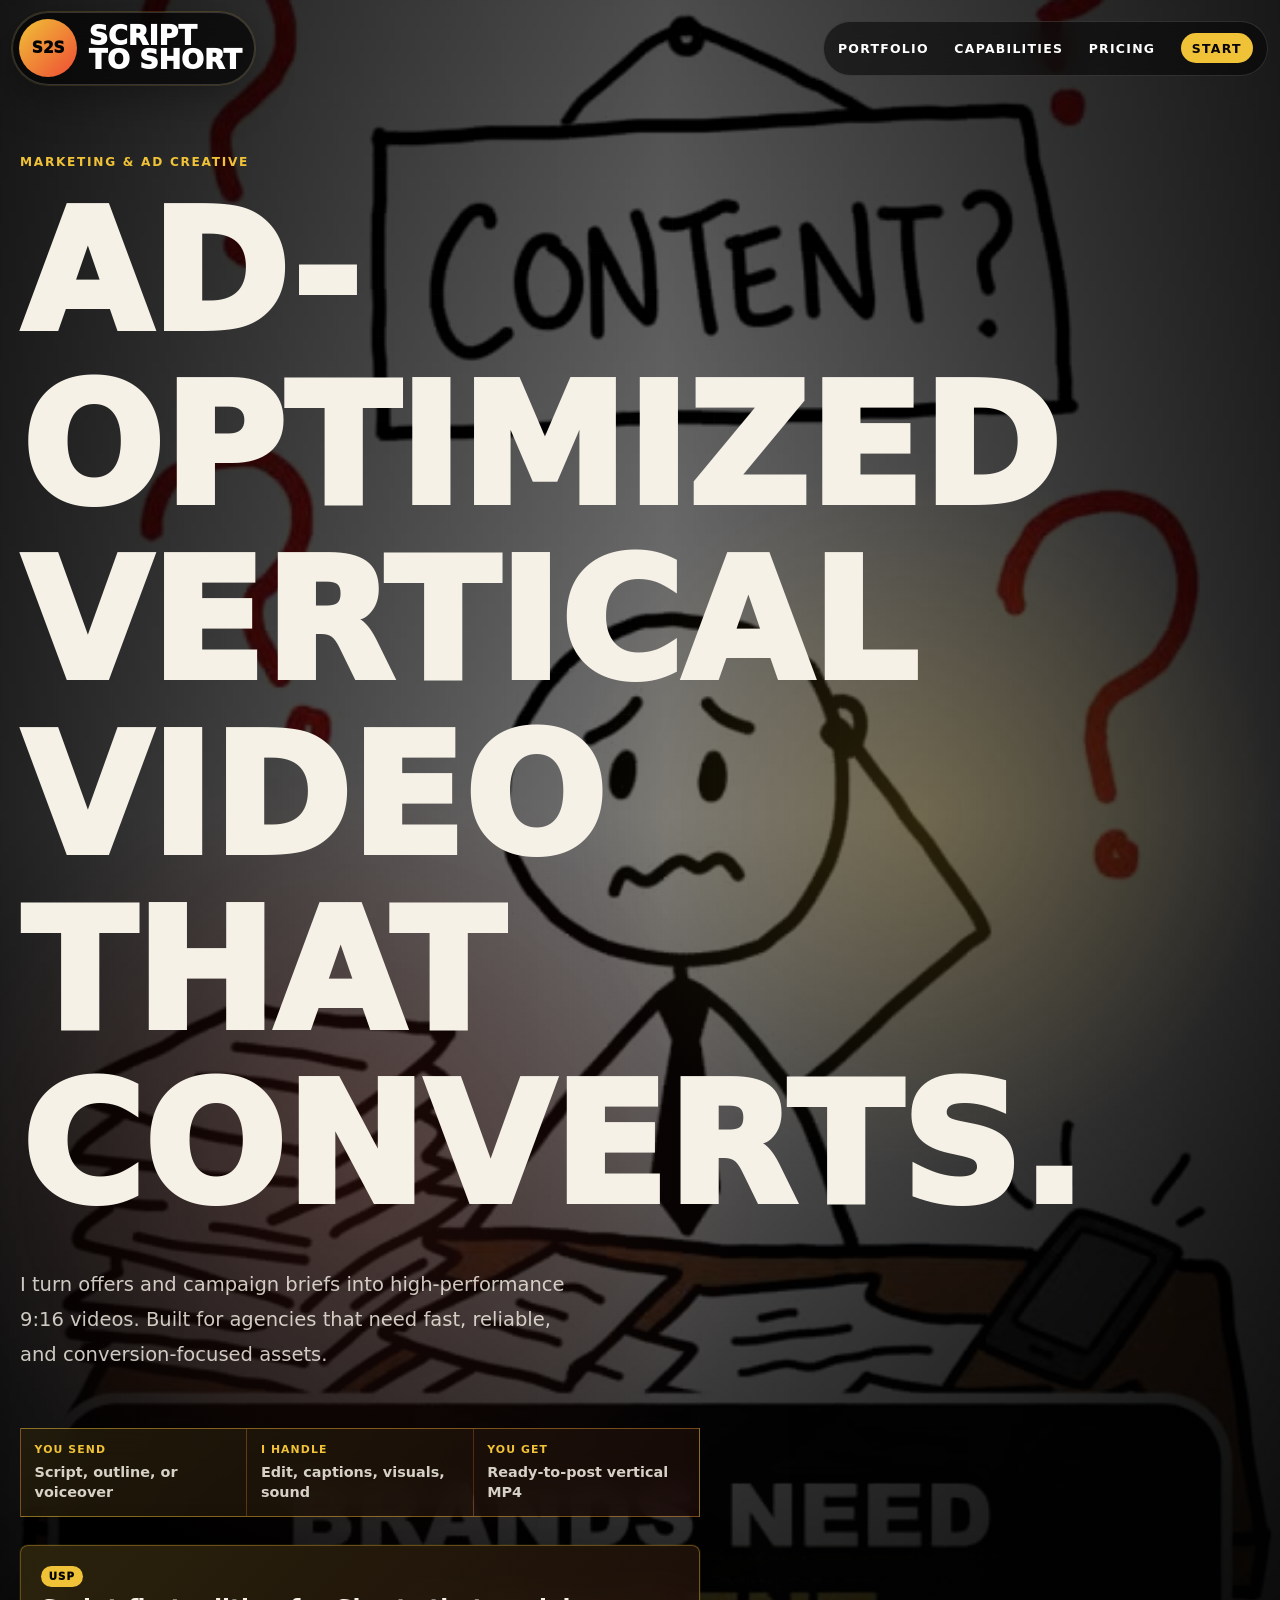
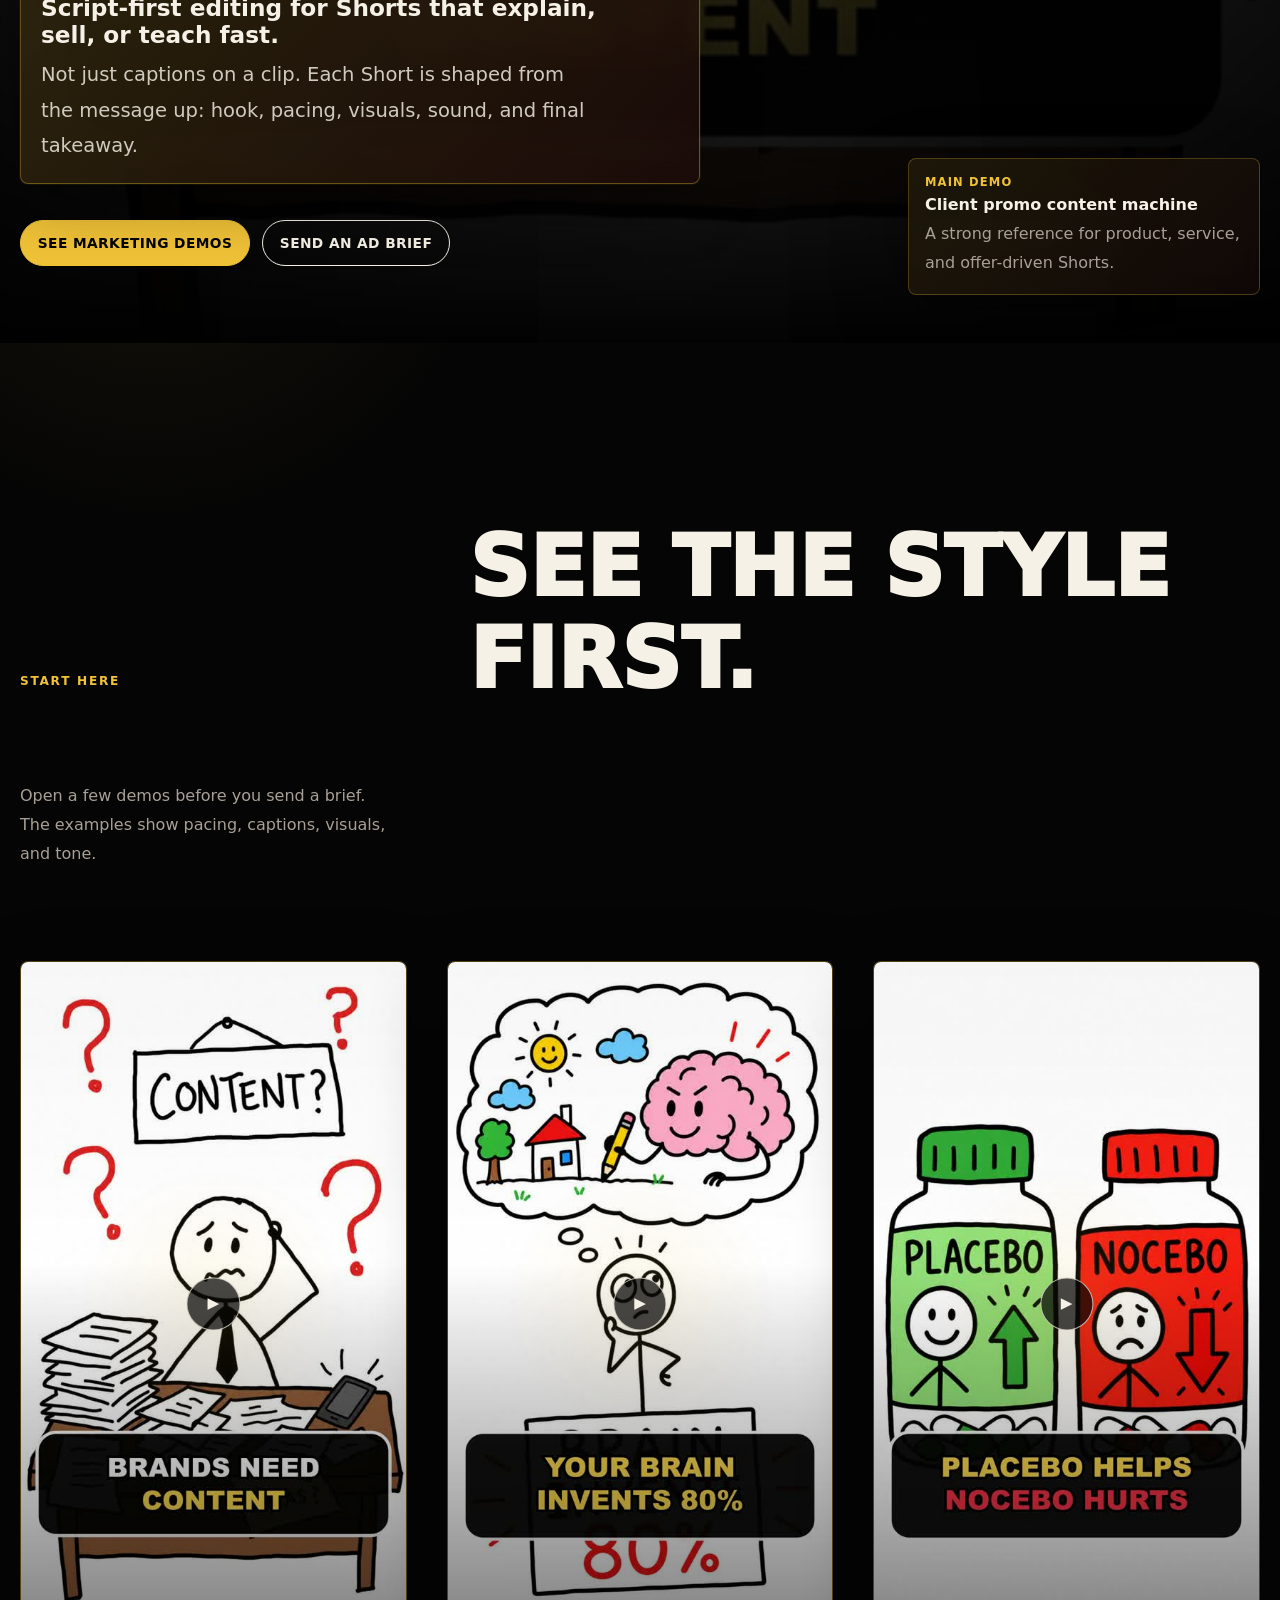
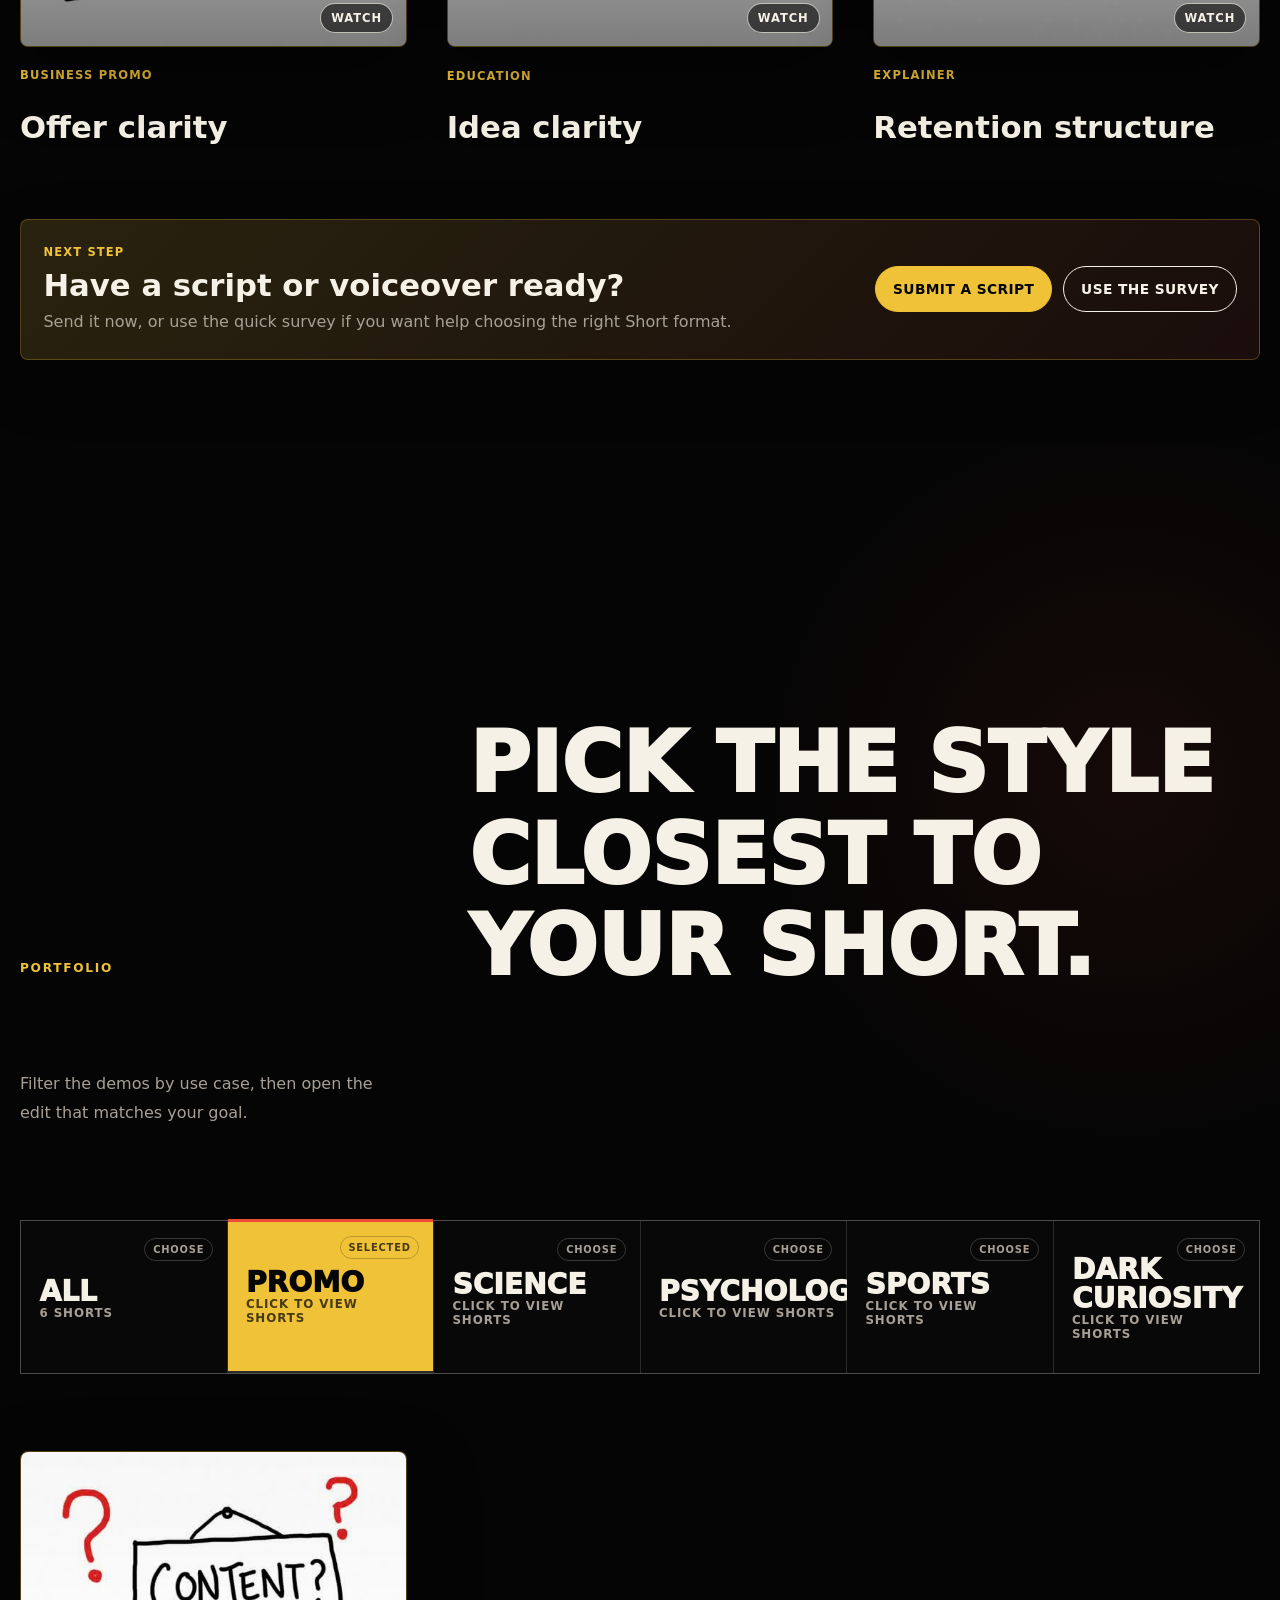
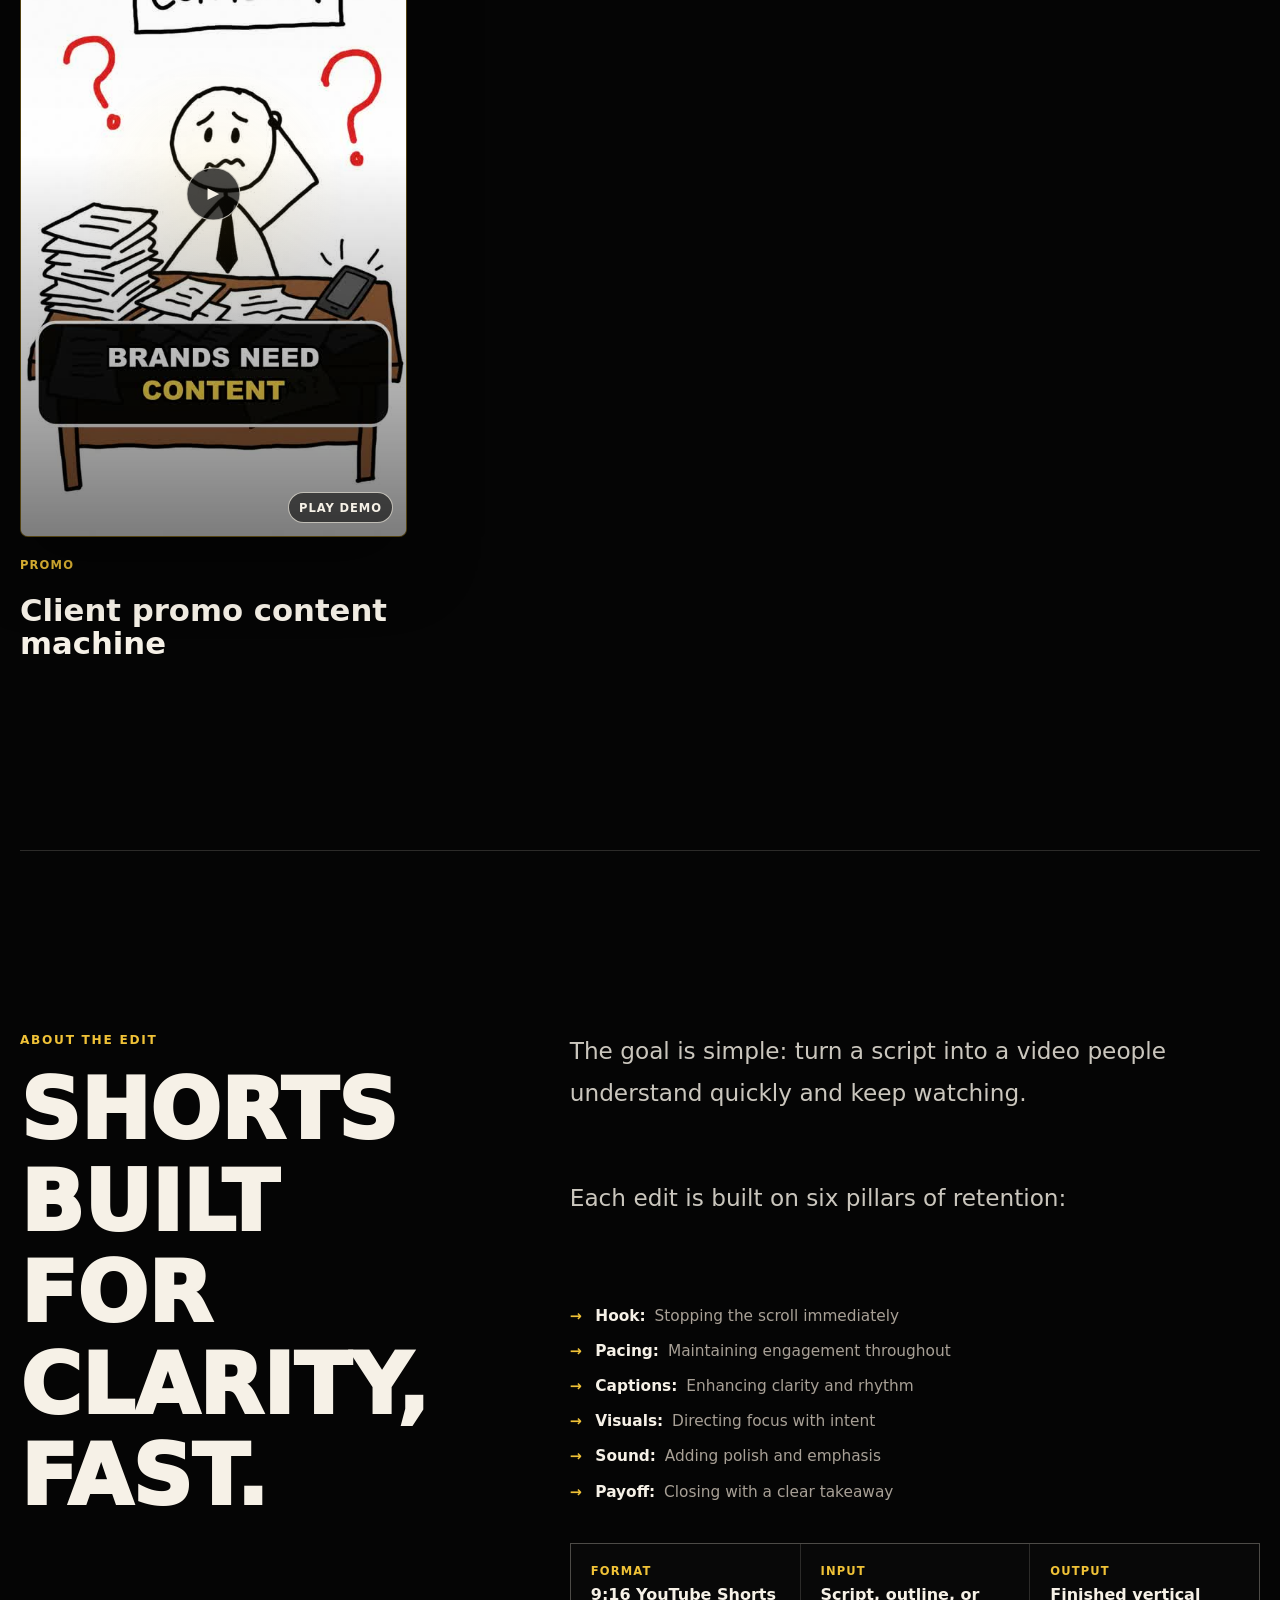
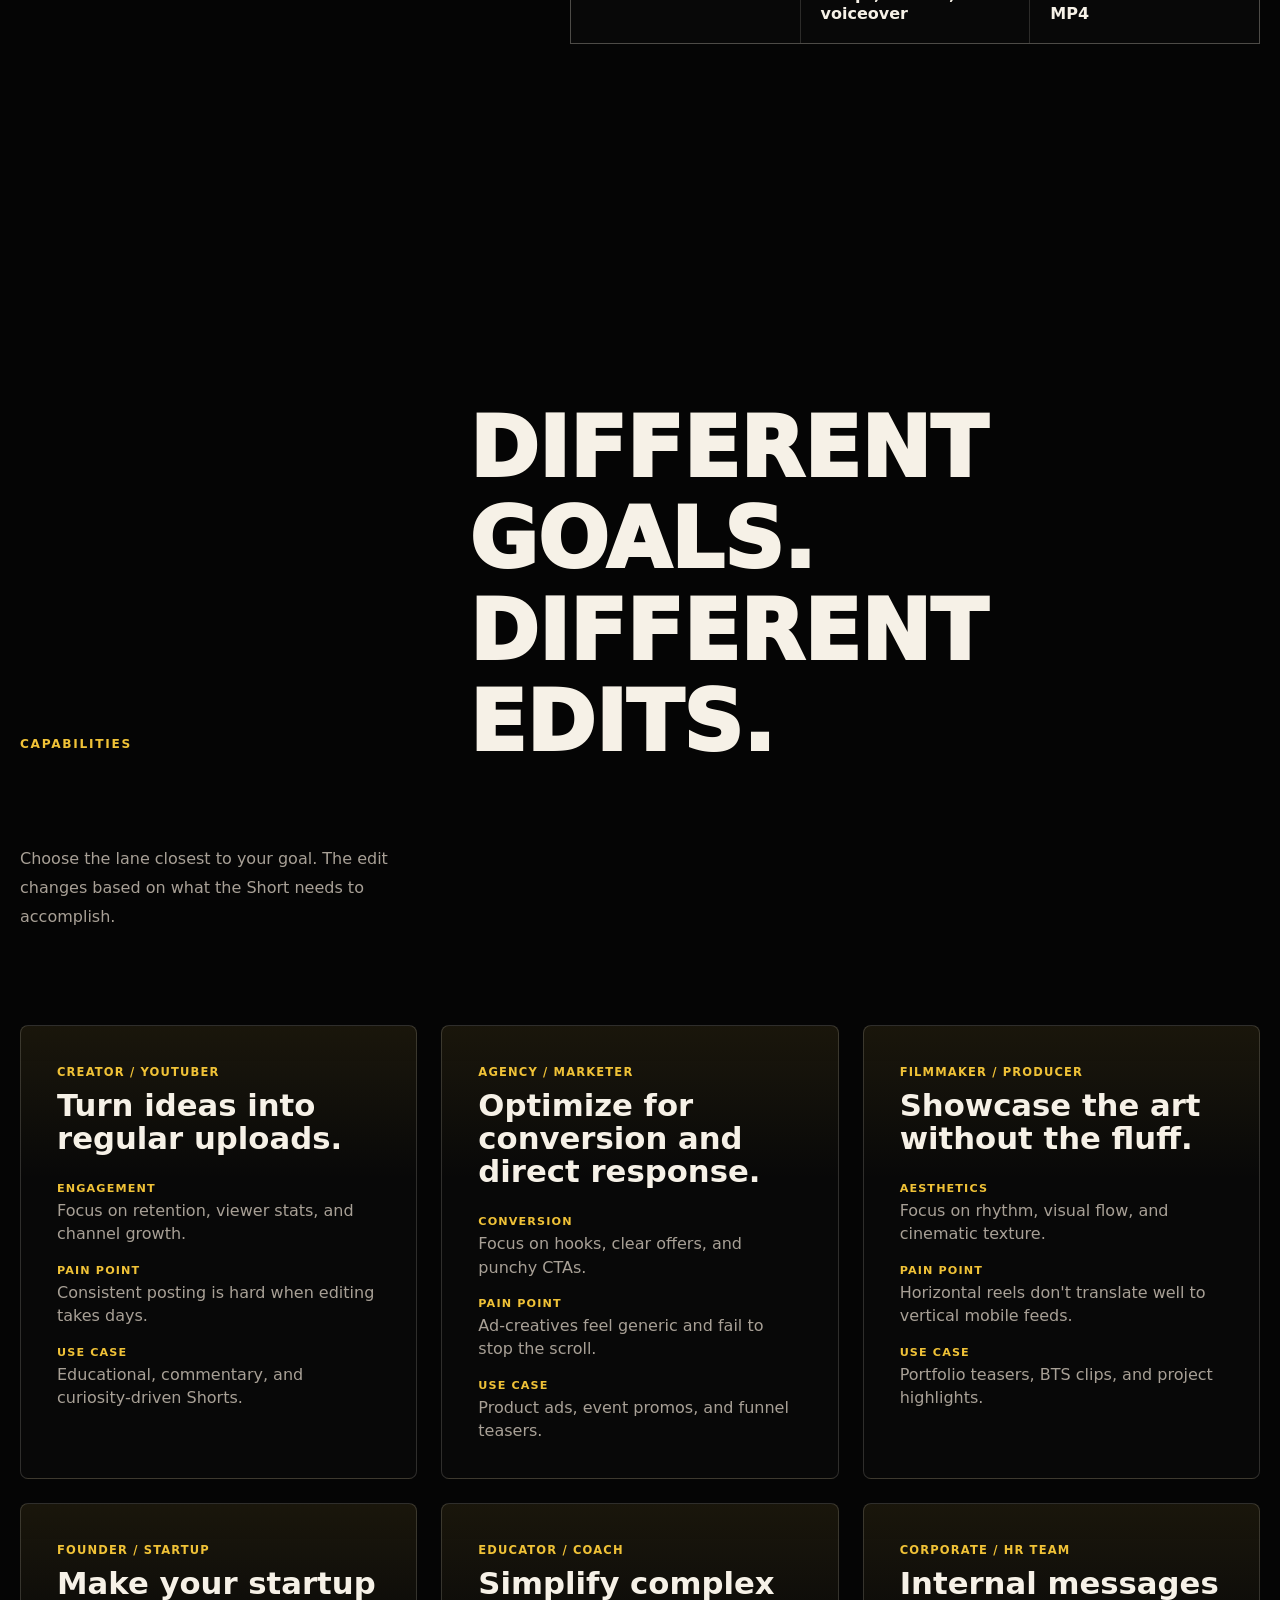
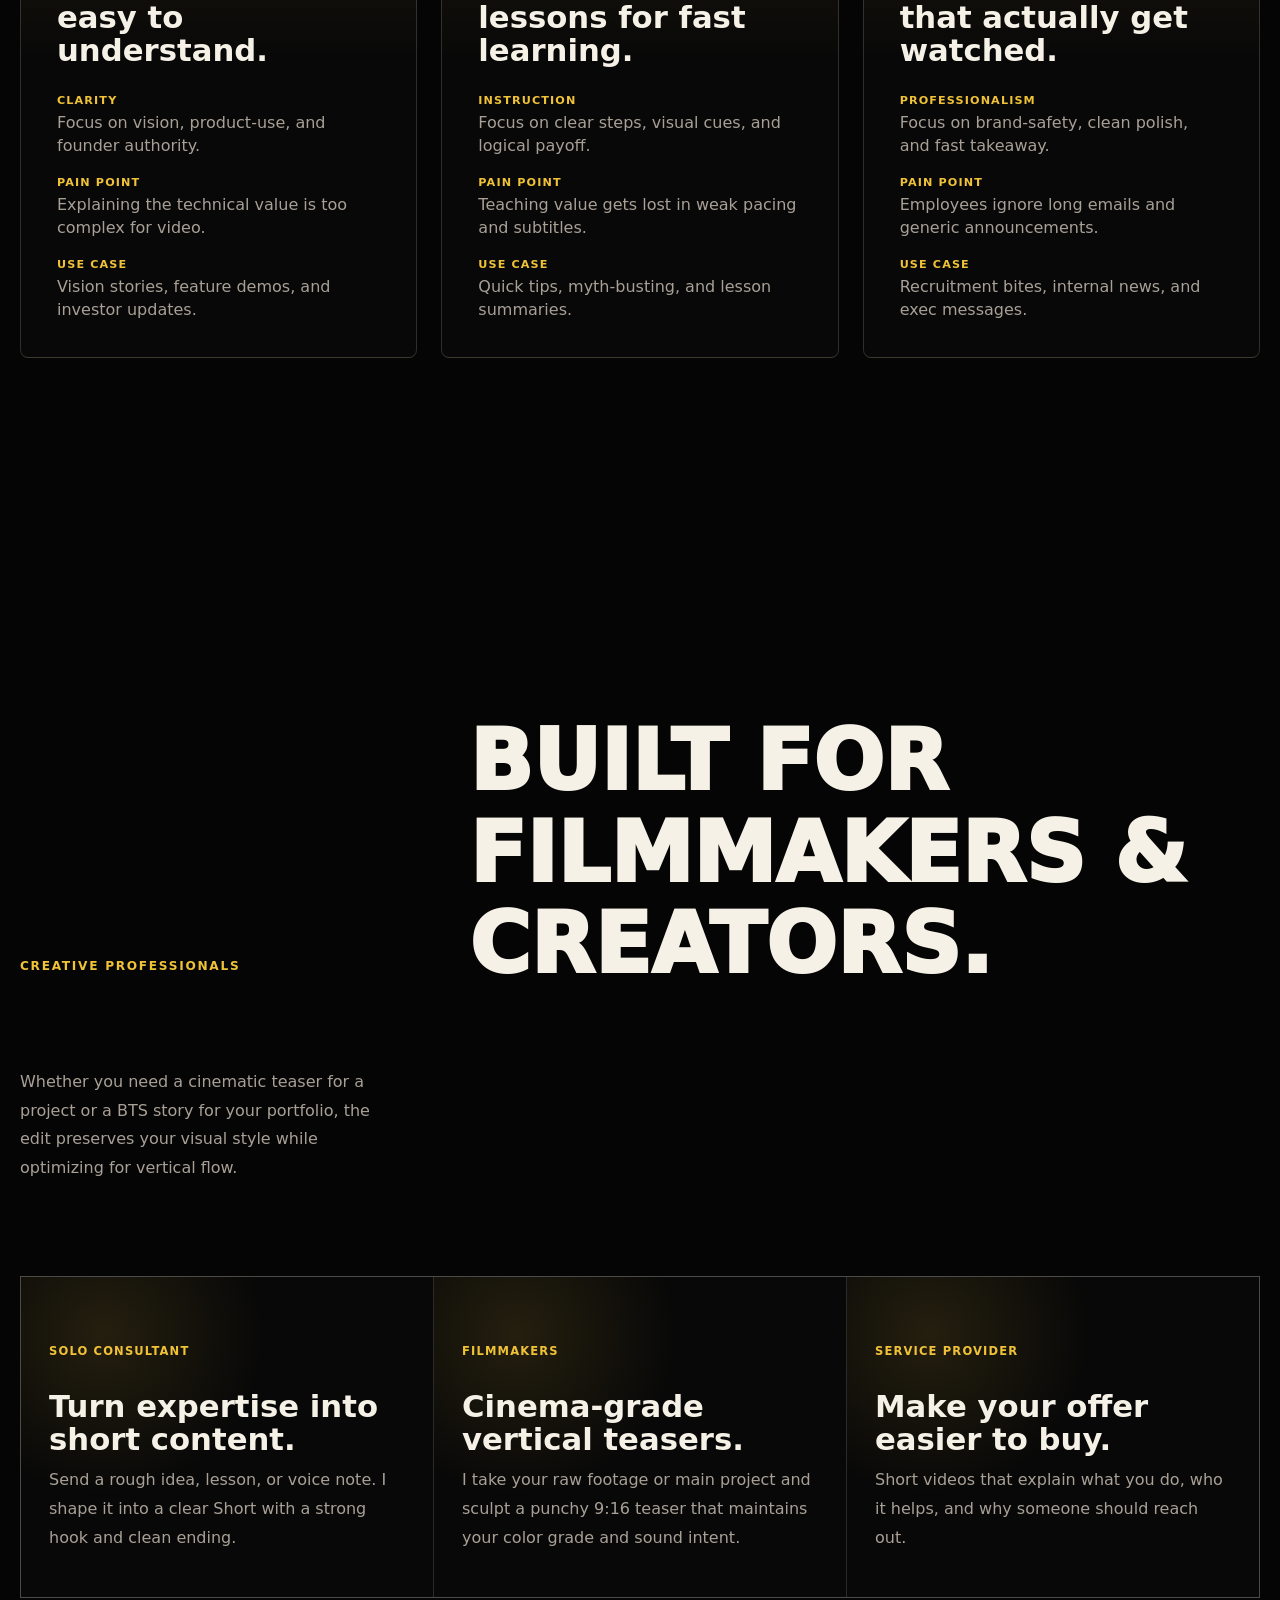
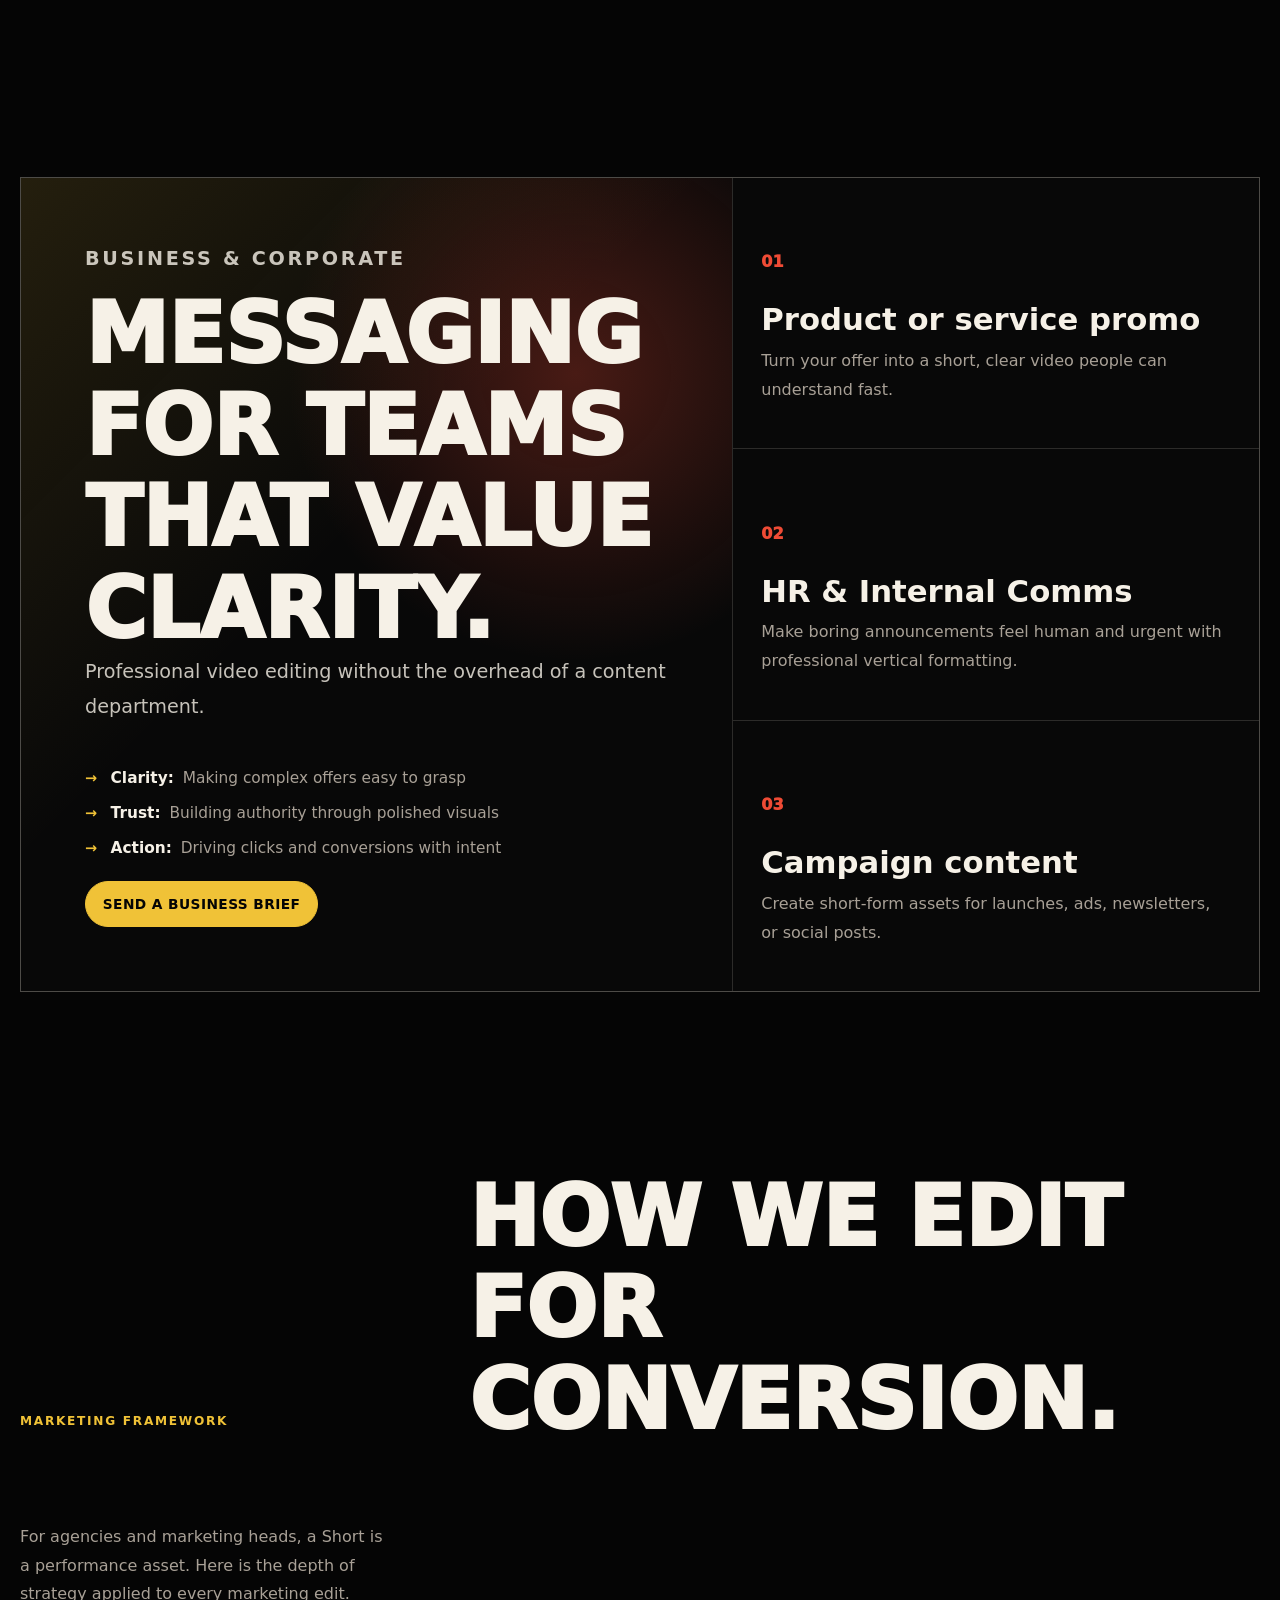
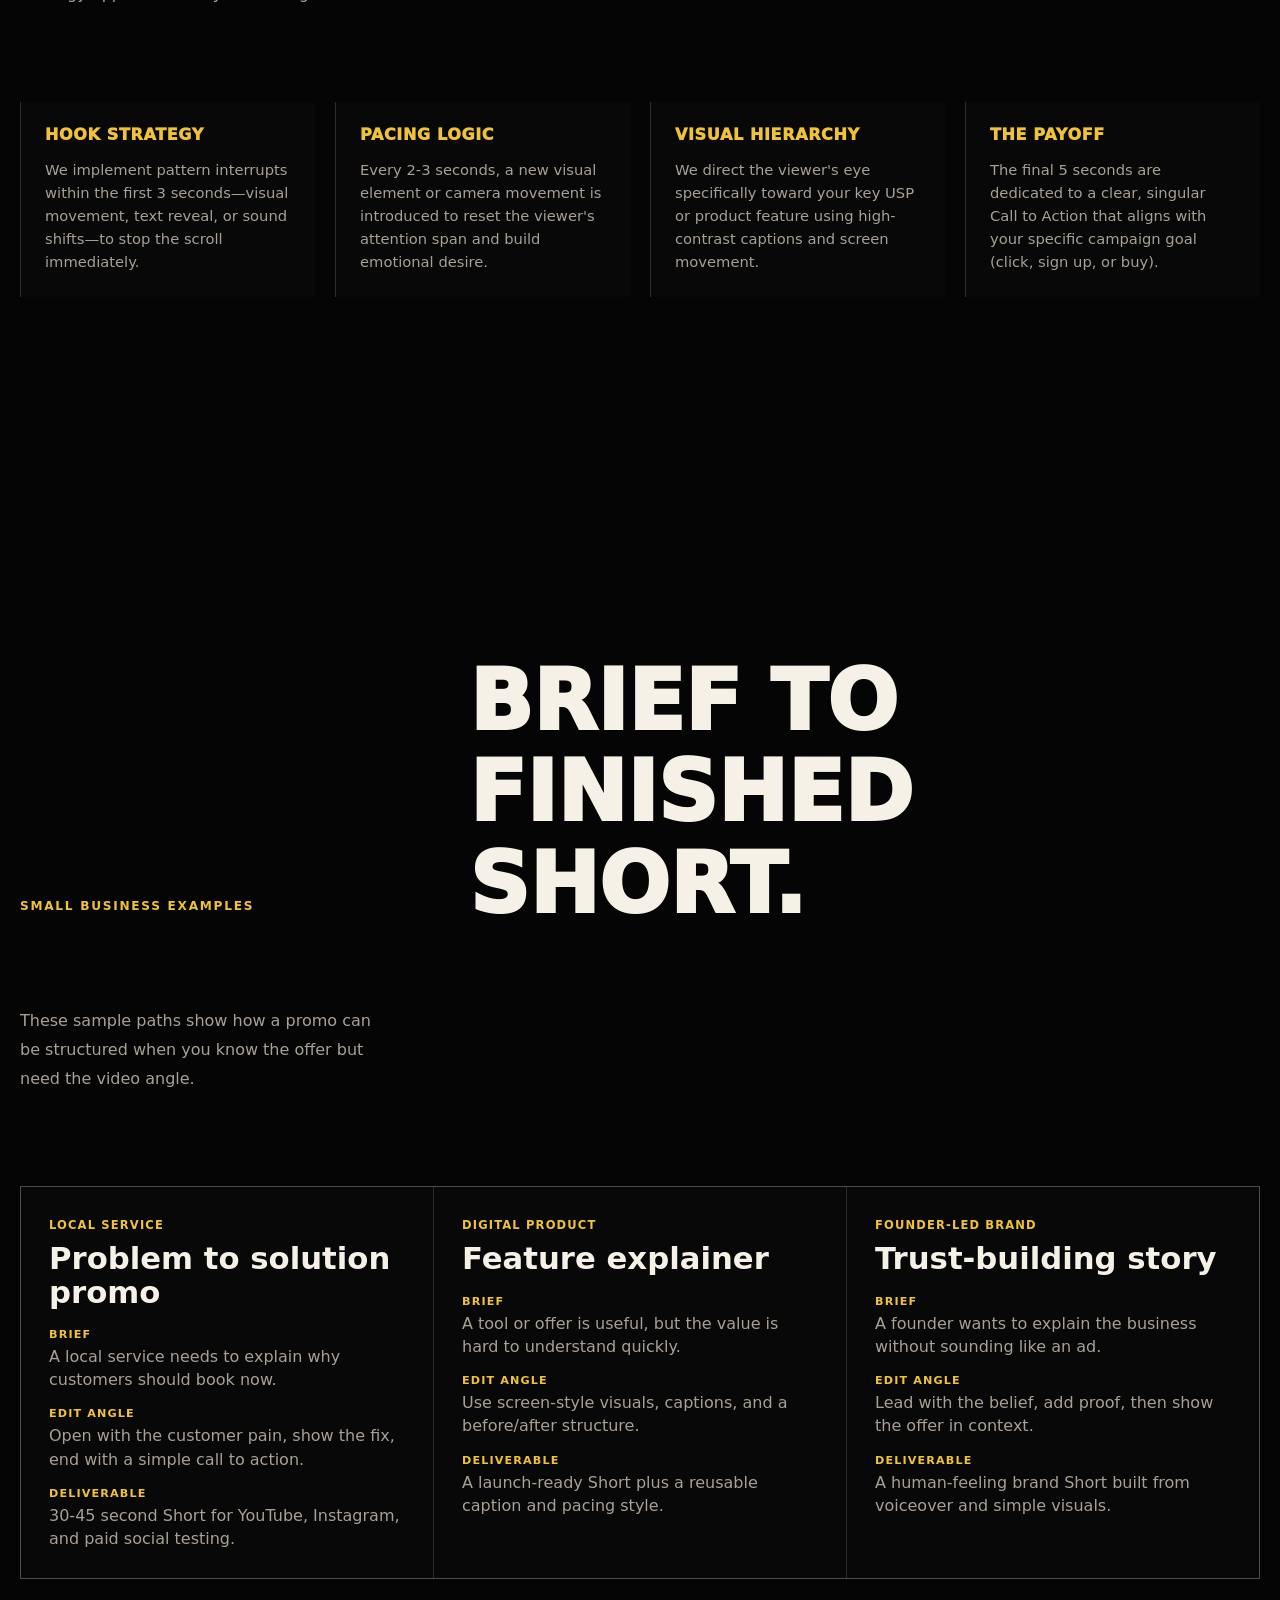
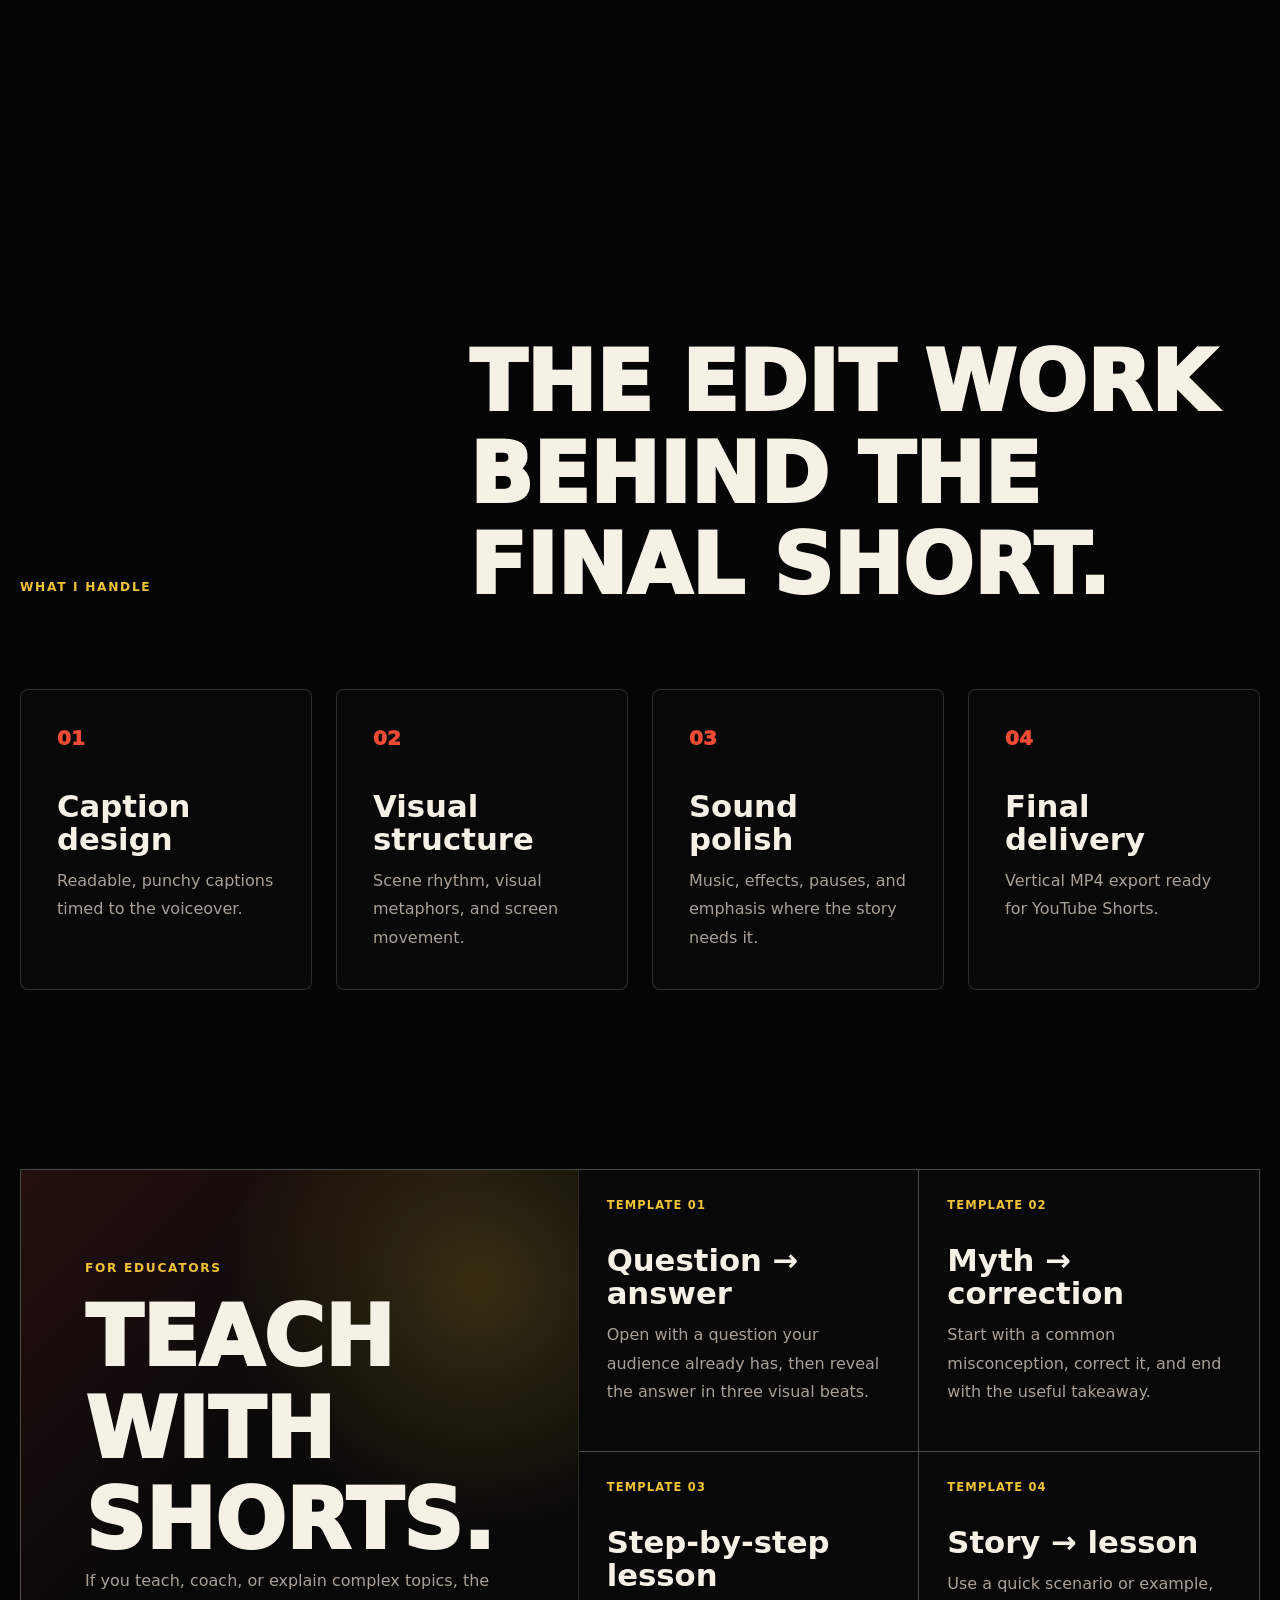
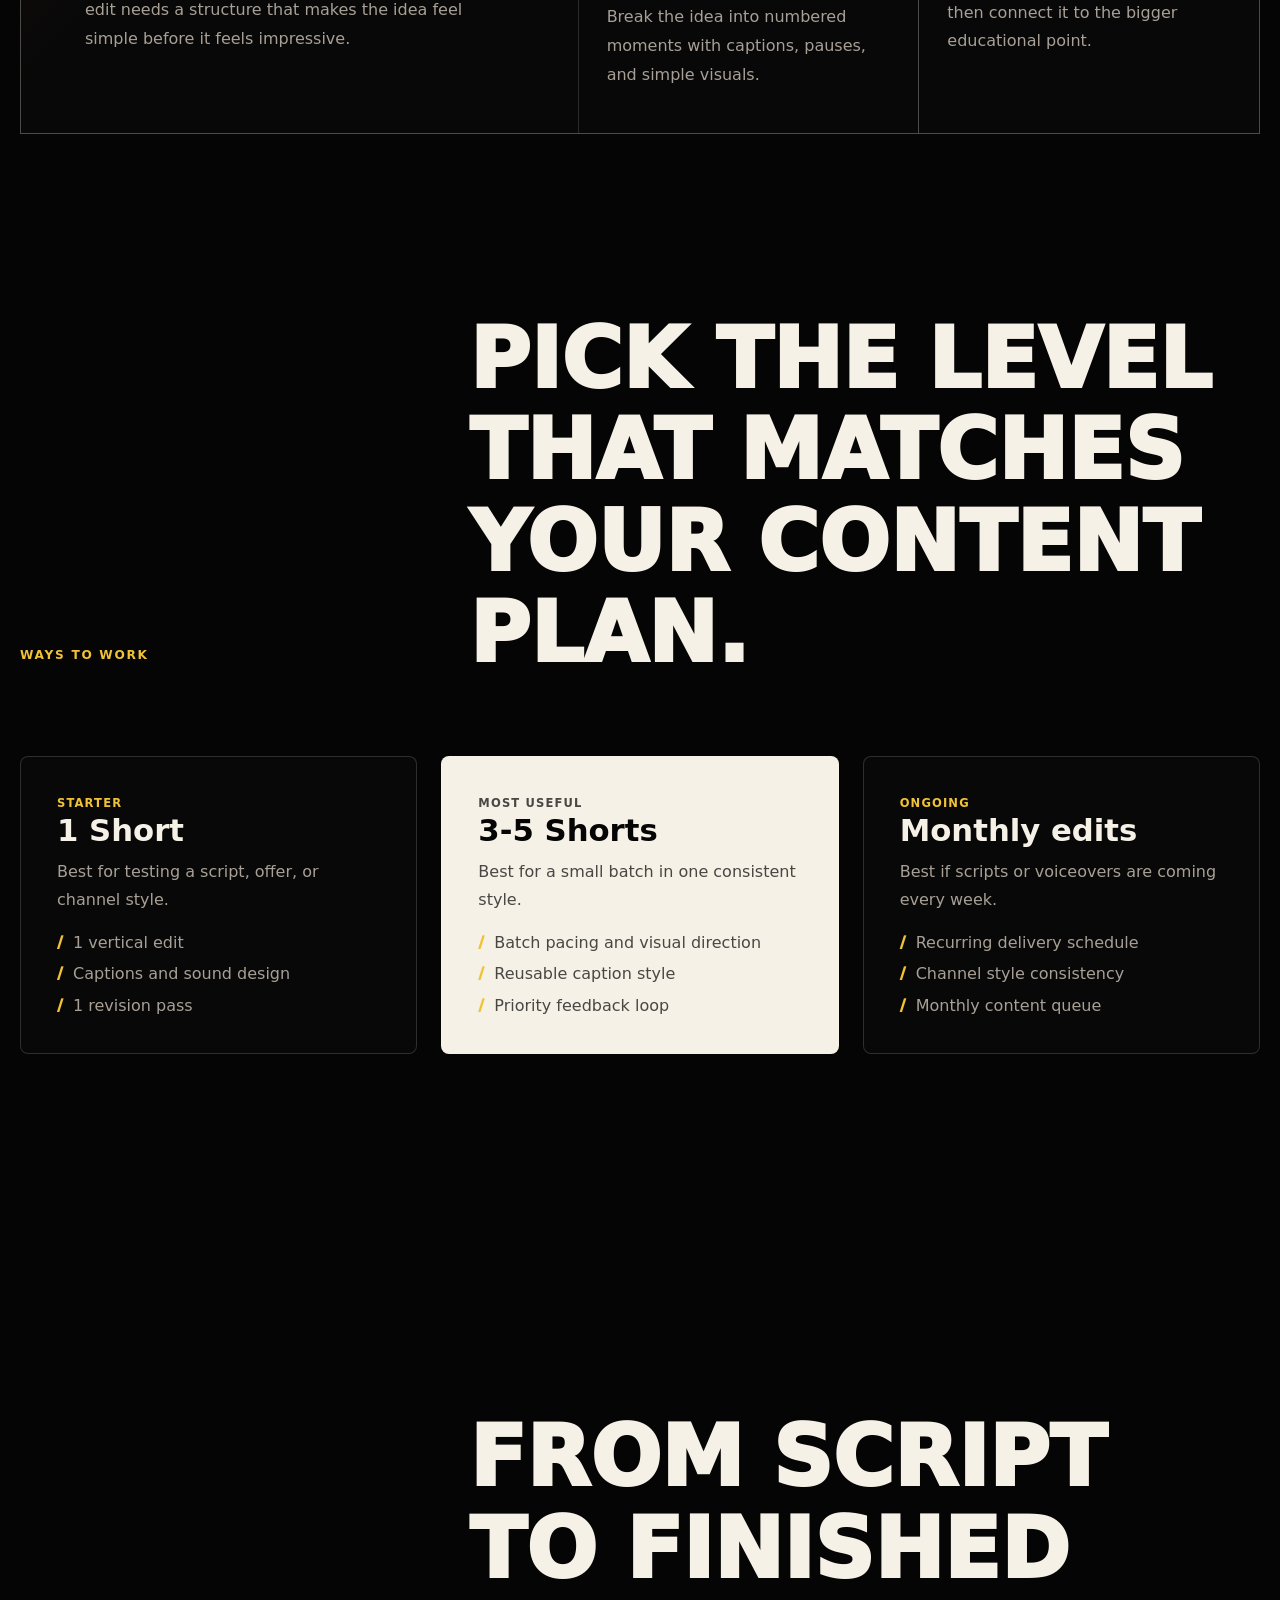
<file: for-marketers.html>
<!doctype html>
<html lang="en">
  <head>
    <meta charset="utf-8">
    <meta name="viewport" content="width=device-width, initial-scale=1">
    <title>Script to Short | YouTube Shorts Portfolio</title>
    <meta
      name="description"
      content="Send a script or voiceover and get a polished 9:16 YouTube Short with captions, visuals, pacing, and sound design."
    >
    <link rel="stylesheet" href="./styles.css">
  </head>
  <body>
    <div class="intro-loader" aria-hidden="true">
      <span>SCRIPT TO SHORT</span>
      <i></i>
    </div>

    <header class="site-header">
      <a class="brand" href="#top" aria-label="Go to top">
        <span class="brand-mark">S2S</span>
        <span class="brand-name">
          <span>Script</span>
          <span>to Short</span>
        </span>
      </a>
      <nav aria-label="Main navigation">
        <a href="#work">Portfolio</a>
        <a href="#personas">Capabilities</a>
        <a href="#packages">Pricing</a>
        <a class="nav-cta" href="#submit">Start</a>
      </nav>
    </header>

    <a class="floating-cta" href="#submit" aria-label="Start a YouTube Short project">
      Start a Short
    </a>

    <main id="top">
      <section class="hero" aria-labelledby="hero-title">
        <video
          class="hero-bg"
          src="./media/client-promo-content-machine-static-short.mp4"
          poster="./media/posters/client-promo-content-machine-static-short.jpg"
          muted
          loop
          playsinline
          autoplay
        ></video>
        <div class="hero-shade"></div>

        <div class="hero-content">
          <p class="eyebrow">Marketing & Ad Creative</p>
          <h1 id="hero-title">Ad-optimized vertical video that converts.</h1>
          <p>
            I turn offers and campaign briefs into high-performance 9:16 videos. 
            Built for agencies that need fast, reliable, and conversion-focused assets.
          </p>
          <dl class="value-points" aria-label="Service summary">
            <div>
              <dt>You send</dt>
              <dd>Script, outline, or voiceover</dd>
            </div>
            <div>
              <dt>I handle</dt>
              <dd>Edit, captions, visuals, sound</dd>
            </div>
            <div>
              <dt>You get</dt>
              <dd>Ready-to-post vertical MP4</dd>
            </div>
          </dl>
          <div class="usp-callout" aria-label="Unique value proposition">
            <span>USP</span>
            <strong>Script-first editing for Shorts that explain, sell, or teach fast.</strong>
            <p>
              Not just captions on a clip. Each Short is shaped from the message up:
              hook, pacing, visuals, sound, and final takeaway.
            </p>
          </div>
          <div class="hero-actions">
            <a class="button primary" href="#work">See marketing demos</a>
            <a class="button secondary" href="#submit">Send an ad brief</a>
          </div>
        </div>

        <aside class="hero-note" aria-label="Featured demo">
          <span>Main demo</span>
          <strong>Client promo content machine</strong>
          <p>A strong reference for product, service, and offer-driven Shorts.</p>
        </aside>
      </section>

      <section class="showcase-section" aria-labelledby="showcase-title">
        <div class="section-masthead">
          <p class="eyebrow">Start here</p>
          <h2 id="showcase-title">See the style first.</h2>
          <p>Open a few demos before you send a brief. The examples show pacing, captions, visuals, and tone.</p>
        </div>

        <div class="showcase-grid">
          <article>
            <button
              class="video-trigger"
              type="button"
              data-video="./media/client-promo-content-machine-static-short.mp4"
              data-poster="./media/posters/client-promo-content-machine-static-short.jpg"
              data-title="Client promo content machine"
              data-caption="A business-facing promo built to explain an offer quickly."
            >
              <video
                src="./media/client-promo-content-machine-static-short.mp4"
                poster="./media/posters/client-promo-content-machine-static-short.jpg"
                muted
                loop
                playsinline
                preload="metadata"
              ></video>
              <span>Watch</span>
            </button>
            <p class="demo-type">Business promo</p>
            <h3>Offer clarity</h3>
          </article>

          <article>
            <button
              class="video-trigger"
              type="button"
              data-video="./media/brain-visual-simulation-static-short.mp4"
              data-poster="./media/posters/brain-visual-simulation-static-short.jpg"
              data-title="Brain visual simulation"
              data-caption="A visual explainer showing how an educational script can become a clear Short."
            >
              <video
                src="./media/brain-visual-simulation-static-short.mp4"
                poster="./media/posters/brain-visual-simulation-static-short.jpg"
                muted
                loop
                playsinline
                preload="metadata"
              ></video>
              <span>Watch</span>
            </button>
            <p class="demo-type">Education</p>
            <h3>Idea clarity</h3>
          </article>

          <article>
            <button
              class="video-trigger"
              type="button"
              data-video="./media/nocebo-effect-static-short.mp4"
              data-poster="./media/posters/nocebo-effect-static-short.jpg"
              data-title="Nocebo effect"
              data-caption="A psychology concept edited around setup, tension, and payoff."
            >
              <video
                src="./media/nocebo-effect-static-short.mp4"
                poster="./media/posters/nocebo-effect-static-short.jpg"
                muted
                loop
                playsinline
                preload="metadata"
              ></video>
              <span>Watch</span>
            </button>
            <p class="demo-type">Explainer</p>
            <h3>Retention structure</h3>
          </article>
        </div>

        <div class="cta-strip" aria-label="Next step">
          <div>
            <p class="demo-type">Next step</p>
            <h3>Have a script or voiceover ready?</h3>
            <p>Send it now, or use the quick survey if you want help choosing the right Short format.</p>
          </div>
          <div class="cta-strip-actions">
            <a class="button primary" href="#submit">Submit a script</a>
            <a class="button secondary" href="#survey">Use the survey</a>
          </div>
        </div>
      </section>

      <section class="work-section" id="work" aria-labelledby="work-title">
        <div class="section-masthead">
          <p class="eyebrow">Portfolio</p>
          <h2 id="work-title">Pick the style closest to your Short.</h2>
          <p>Filter the demos by use case, then open the edit that matches your goal.</p>
        </div>

        <div class="category-grid" aria-label="Demo categories">
          <button class="category-tile active" type="button" data-filter="all">
            <strong>All</strong>
            <span>6 shorts</span>
          </button>
          <button class="category-tile" type="button" data-filter="promo">
            <strong>Promo</strong>
            <span>Click to view shorts</span>
          </button>
          <button class="category-tile" type="button" data-filter="science">
            <strong>Science</strong>
            <span>Click to view shorts</span>
          </button>
          <button class="category-tile" type="button" data-filter="psychology">
            <strong>Psychology</strong>
            <span>Click to view shorts</span>
          </button>
          <button class="category-tile" type="button" data-filter="sports">
            <strong>Sports</strong>
            <span>Click to view shorts</span>
          </button>
          <button class="category-tile" type="button" data-filter="dark">
            <strong>Dark curiosity</strong>
            <span>Click to view shorts</span>
          </button>
        </div>

        <div class="demo-grid">
          <article class="demo-card" data-category="promo">
            <button
              class="video-trigger"
              type="button"
              data-video="./media/client-promo-content-machine-static-short.mp4"
              data-poster="./media/posters/client-promo-content-machine-static-short.jpg"
              data-title="Client promo content machine"
              data-caption="A sales-style Short for a product, service, offer, or client-facing campaign."
            >
              <video
                src="./media/client-promo-content-machine-static-short.mp4"
                poster="./media/posters/client-promo-content-machine-static-short.jpg"
                muted
                loop
                playsinline
                preload="metadata"
              ></video>
              <span>Play demo</span>
            </button>
            <p class="demo-type">Promo</p>
            <h3>Client promo content machine</h3>
          </article>

          <article class="demo-card" data-category="science">
            <button
              class="video-trigger"
              type="button"
              data-video="./media/brain-visual-simulation-static-short.mp4"
              data-poster="./media/posters/brain-visual-simulation-static-short.jpg"
              data-title="Brain visual simulation"
              data-caption="An educational Short with abstract visuals, steady pacing, and clear caption rhythm."
            >
              <video
                src="./media/brain-visual-simulation-static-short.mp4"
                poster="./media/posters/brain-visual-simulation-static-short.jpg"
                muted
                loop
                playsinline
                preload="metadata"
              ></video>
              <span>Play demo</span>
            </button>
            <p class="demo-type">Science</p>
            <h3>Brain visual simulation</h3>
          </article>

          <article class="demo-card" data-category="science">
            <button
              class="video-trigger"
              type="button"
              data-video="./media/tickle-prediction-static-short.mp4"
              data-poster="./media/posters/tickle-prediction-static-short.jpg"
              data-title="Tickle prediction"
              data-caption="A quick curiosity hook built around a simple, memorable science question."
            >
              <video
                src="./media/tickle-prediction-static-short.mp4"
                poster="./media/posters/tickle-prediction-static-short.jpg"
                muted
                loop
                playsinline
                preload="metadata"
              ></video>
              <span>Play demo</span>
            </button>
            <p class="demo-type">Science</p>
            <h3>Tickle prediction</h3>
          </article>

          <article class="demo-card" data-category="psychology">
            <button
              class="video-trigger"
              type="button"
              data-video="./media/nocebo-effect-static-short.mp4"
              data-poster="./media/posters/nocebo-effect-static-short.jpg"
              data-title="Nocebo effect"
              data-caption="A psychology explainer shaped around setup, tension, and payoff."
            >
              <video
                src="./media/nocebo-effect-static-short.mp4"
                poster="./media/posters/nocebo-effect-static-short.jpg"
                muted
                loop
                playsinline
                preload="metadata"
              ></video>
              <span>Play demo</span>
            </button>
            <p class="demo-type">Psychology</p>
            <h3>Nocebo effect</h3>
          </article>

          <article class="demo-card" data-category="dark">
            <button
              class="video-trigger"
              type="button"
              data-video="./media/countdown-timer-death-static-short.mp4"
              data-poster="./media/posters/countdown-timer-death-static-short.jpg"
              data-title="Countdown timer death"
              data-caption="A dramatic dark-curiosity concept with strong contrast and clean pacing."
            >
              <video
                src="./media/countdown-timer-death-static-short.mp4"
                poster="./media/posters/countdown-timer-death-static-short.jpg"
                muted
                loop
                playsinline
                preload="metadata"
              ></video>
              <span>Play demo</span>
            </button>
            <p class="demo-type">Dark curiosity</p>
            <h3>Countdown timer death</h3>
          </article>

          <article class="demo-card" data-category="sports">
            <button
              class="video-trigger"
              type="button"
              data-video="./media/usa-world-cup-win-static-short.mp4"
              data-poster="./media/posters/usa-world-cup-win-static-short.jpg"
              data-title="USA World Cup win"
              data-caption="Fast sports context with punchy captions and a clear narrative beat."
            >
              <video
                src="./media/usa-world-cup-win-static-short.mp4"
                poster="./media/posters/usa-world-cup-win-static-short.jpg"
                muted
                loop
                playsinline
                preload="metadata"
              ></video>
              <span>Play demo</span>
            </button>
            <p class="demo-type">Sports</p>
            <h3>USA World Cup win</h3>
          </article>
        </div>
      </section>

      <section class="about-section" id="about" aria-labelledby="about-title">
        <div>
          <p class="eyebrow">About the edit</p>
          <h2 id="about-title">Shorts built for clarity, fast.</h2>
        </div>
        <div class="about-copy">
          <p>The goal is simple: turn a script into a video people understand quickly and keep watching.</p>
          <p>Each edit is built on six pillars of retention:</p>
          <ul class="feature-list">
            <li><strong>Hook:</strong> Stopping the scroll immediately</li>
            <li><strong>Pacing:</strong> Maintaining engagement throughout</li>
            <li><strong>Captions:</strong> Enhancing clarity and rhythm</li>
            <li><strong>Visuals:</strong> Directing focus with intent</li>
            <li><strong>Sound:</strong> Adding polish and emphasis</li>
            <li><strong>Payoff:</strong> Closing with a clear takeaway</li>
          </ul>
          <dl class="stat-list">
            <div>
              <dt>Format</dt>
              <dd>9:16 YouTube Shorts</dd>
            </div>
            <div>
              <dt>Input</dt>
              <dd>Script, outline, or voiceover</dd>
            </div>
            <div>
              <dt>Output</dt>
              <dd>Finished vertical MP4</dd>
            </div>
          </dl>
        </div>
      </section>

      <section class="personas-section" id="personas" aria-labelledby="personas-title">
        <div class="section-masthead">
          <p class="eyebrow">Capabilities</p>
          <h2 id="personas-title">Different goals. Different edits.</h2>
          <p>Choose the lane closest to your goal. The edit changes based on what the Short needs to accomplish.</p>
        </div>

        <div class="persona-grid">
          <article>
            <p class="demo-type">Creator / YouTuber</p>
            <h3>Turn ideas into regular uploads.</h3>
            <dl>
              <div>
                <dt>Engagement</dt>
                <dd>Focus on retention, viewer stats, and channel growth.</dd>
              </div>
              <div>
                <dt>Pain point</dt>
                <dd>Consistent posting is hard when editing takes days.</dd>
              </div>
              <div>
                <dt>Use Case</dt>
                <dd>Educational, commentary, and curiosity-driven Shorts.</dd>
              </div>
            </dl>
          </article>

          <article>
            <p class="demo-type">Agency / Marketer</p>
            <h3>Optimize for conversion and direct response.</h3>
            <dl>
              <div>
                <dt>Conversion</dt>
                <dd>Focus on hooks, clear offers, and punchy CTAs.</dd>
              </div>
              <div>
                <dt>Pain point</dt>
                <dd>Ad-creatives feel generic and fail to stop the scroll.</dd>
              </div>
              <div>
                <dt>Use Case</dt>
                <dd>Product ads, event promos, and funnel teasers.</dd>
              </div>
            </dl>
          </article>

          <article>
            <p class="demo-type">Filmmaker / Producer</p>
            <h3>Showcase the art without the fluff.</h3>
            <dl>
              <div>
                <dt>Aesthetics</dt>
                <dd>Focus on rhythm, visual flow, and cinematic texture.</dd>
              </div>
              <div>
                <dt>Pain point</dt>
                <dd>Horizontal reels don't translate well to vertical mobile feeds.</dd>
              </div>
              <div>
                <dt>Use Case</dt>
                <dd>Portfolio teasers, BTS clips, and project highlights.</dd>
              </div>
            </dl>
          </article>

          <article>
            <p class="demo-type">Founder / Startup</p>
            <h3>Make your startup easy to understand.</h3>
            <dl>
              <div>
                <dt>Clarity</dt>
                <dd>Focus on vision, product-use, and founder authority.</dd>
              </div>
              <div>
                <dt>Pain point</dt>
                <dd>Explaining the technical value is too complex for video.</dd>
              </div>
              <div>
                <dt>Use Case</dt>
                <dd>Vision stories, feature demos, and investor updates.</dd>
              </div>
            </dl>
          </article>

          <article>
            <p class="demo-type">Educator / Coach</p>
            <h3>Simplify complex lessons for fast learning.</h3>
            <dl>
              <div>
                <dt>Instruction</dt>
                <dd>Focus on clear steps, visual cues, and logical payoff.</dd>
              </div>
              <div>
                <dt>Pain point</dt>
                <dd>Teaching value gets lost in weak pacing and subtitles.</dd>
              </div>
              <div>
                <dt>Use Case</dt>
                <dd>Quick tips, myth-busting, and lesson summaries.</dd>
              </div>
            </dl>
          </article>

          <article>
            <p class="demo-type">Corporate / HR Team</p>
            <h3>Internal messages that actually get watched.</h3>
            <dl>
              <div>
                <dt>Professionalism</dt>
                <dd>Focus on brand-safety, clean polish, and fast takeaway.</dd>
              </div>
              <div>
                <dt>Pain point</dt>
                <dd>Employees ignore long emails and generic announcements.</dd>
              </div>
              <div>
                <dt>Use Case</dt>
                <dd>Recruitment bites, internal news, and exec messages.</dd>
              </div>
            </dl>
          </article>
        </div>
      </section>

      <section class="freelancer-section" id="freelancers" aria-labelledby="freelancer-title">
        <div class="section-masthead">
          <p class="eyebrow">Creative Professionals</p>
          <h2 id="freelancer-title">Built for filmmakers & creators.</h2>
          <p>Whether you need a cinematic teaser for a project or a BTS story for your portfolio, the edit preserves your visual style while optimizing for vertical flow.</p>
        </div>

        <div class="freelancer-grid">
          <article>
            <span>Solo consultant</span>
            <h3>Turn expertise into short content.</h3>
            <p>Send a rough idea, lesson, or voice note. I shape it into a clear Short with a strong hook and clean ending.</p>
          </article>
          <article>
            <span>Filmmakers</span>
            <h3>Cinema-grade vertical teasers.</h3>
            <p>I take your raw footage or main project and sculpt a punchy 9:16 teaser that maintains your color grade and sound intent.</p>
          </article>
          <article>
            <span>Service provider</span>
            <h3>Make your offer easier to buy.</h3>
            <p>Short videos that explain what you do, who it helps, and why someone should reach out.</p>
          </article>
        </div>
      </section>

      <section class="business-section" id="business" aria-labelledby="business-title">
        <div class="business-panel">
          <p class="eyebrow">Business & Corporate</p>
          <h2 id="business-title">Messaging for teams that value clarity.</h2>
          <p>Professional video editing without the overhead of a content department.</p>
          <ul class="feature-list">
            <li><strong>Clarity:</strong> Making complex offers easy to grasp</li>
            <li><strong>Trust:</strong> Building authority through polished visuals</li>
            <li><strong>Action:</strong> Driving clicks and conversions with intent</li>
          </ul>
          <a class="button primary" href="#submit">Send a business brief</a>
        </div>

        <div class="business-grid" aria-label="Business video use cases">
          <article>
            <span>01</span>
            <h3>Product or service promo</h3>
            <p>Turn your offer into a short, clear video people can understand fast.</p>
          </article>
          <article>
            <span>02</span>
            <h3>HR & Internal Comms</h3>
            <p>Make boring announcements feel human and urgent with professional vertical formatting.</p>
          </article>
          <article>
            <span>03</span>
            <h3>Campaign content</h3>
            <p>Create short-form assets for launches, ads, newsletters, or social posts.</p>
          </article>
        </div>
      </section>

      <section class="deep-dive-section" aria-labelledby="dive-title">
        <div class="section-masthead">
          <p class="eyebrow">Marketing Framework</p>
          <h2 id="dive-title">How we edit for Conversion.</h2>
          <p>
            For agencies and marketing heads, a Short is a performance asset. 
            Here is the depth of strategy applied to every marketing edit.
          </p>
        </div>
        <div class="feature-list-grid">
          <article>
            <h3>Hook Strategy</h3>
            <p>We implement pattern interrupts within the first 3 seconds—visual movement, text reveal, or sound shifts—to stop the scroll immediately.</p>
          </article>
          <article>
            <h3>Pacing Logic</h3>
            <p>Every 2-3 seconds, a new visual element or camera movement is introduced to reset the viewer's attention span and build emotional desire.</p>
          </article>
          <article>
            <h3>Visual Hierarchy</h3>
            <p>We direct the viewer's eye specifically toward your key USP or product feature using high-contrast captions and screen movement.</p>
          </article>
          <article>
            <h3>The Payoff</h3>
            <p>The final 5 seconds are dedicated to a clear, singular Call to Action that aligns with your specific campaign goal (click, sign up, or buy).</p>
          </article>
        </div>
      </section>

      <section class="case-studies-section" id="case-studies" aria-labelledby="case-studies-title">
        <div class="section-masthead">
          <p class="eyebrow">Small business examples</p>
          <h2 id="case-studies-title">Brief to finished Short.</h2>
          <p>These sample paths show how a promo can be structured when you know the offer but need the video angle.</p>
        </div>

        <div class="case-grid">
          <article>
            <p class="demo-type">Local service</p>
            <h3>Problem to solution promo</h3>
            <dl>
              <div>
                <dt>Brief</dt>
                <dd>A local service needs to explain why customers should book now.</dd>
              </div>
              <div>
                <dt>Edit angle</dt>
                <dd>Open with the customer pain, show the fix, end with a simple call to action.</dd>
              </div>
              <div>
                <dt>Deliverable</dt>
                <dd>30-45 second Short for YouTube, Instagram, and paid social testing.</dd>
              </div>
            </dl>
          </article>

          <article>
            <p class="demo-type">Digital product</p>
            <h3>Feature explainer</h3>
            <dl>
              <div>
                <dt>Brief</dt>
                <dd>A tool or offer is useful, but the value is hard to understand quickly.</dd>
              </div>
              <div>
                <dt>Edit angle</dt>
                <dd>Use screen-style visuals, captions, and a before/after structure.</dd>
              </div>
              <div>
                <dt>Deliverable</dt>
                <dd>A launch-ready Short plus a reusable caption and pacing style.</dd>
              </div>
            </dl>
          </article>

          <article>
            <p class="demo-type">Founder-led brand</p>
            <h3>Trust-building story</h3>
            <dl>
              <div>
                <dt>Brief</dt>
                <dd>A founder wants to explain the business without sounding like an ad.</dd>
              </div>
              <div>
                <dt>Edit angle</dt>
                <dd>Lead with the belief, add proof, then show the offer in context.</dd>
              </div>
              <div>
                <dt>Deliverable</dt>
                <dd>A human-feeling brand Short built from voiceover and simple visuals.</dd>
              </div>
            </dl>
          </article>
        </div>
      </section>

      <section class="services-section" aria-labelledby="services-title">
        <div class="section-masthead">
          <p class="eyebrow">What I handle</p>
          <h2 id="services-title">The edit work behind the final Short.</h2>
        </div>

        <div class="service-grid">
          <article>
            <span>01</span>
            <h3>Caption design</h3>
            <p>Readable, punchy captions timed to the voiceover.</p>
          </article>
          <article>
            <span>02</span>
            <h3>Visual structure</h3>
            <p>Scene rhythm, visual metaphors, and screen movement.</p>
          </article>
          <article>
            <span>03</span>
            <h3>Sound polish</h3>
            <p>Music, effects, pauses, and emphasis where the story needs it.</p>
          </article>
          <article>
            <span>04</span>
            <h3>Final delivery</h3>
            <p>Vertical MP4 export ready for YouTube Shorts.</p>
          </article>
        </div>
      </section>

      <section class="education-section" id="education" aria-labelledby="education-title">
        <div class="education-panel">
          <p class="eyebrow">For educators</p>
          <h2 id="education-title">Teach with Shorts.</h2>
          <p>
            If you teach, coach, or explain complex topics, the edit needs a structure
            that makes the idea feel simple before it feels impressive.
          </p>
        </div>

        <div class="template-grid" aria-label="Educational content templates">
          <article>
            <span>Template 01</span>
            <h3>Question → answer</h3>
            <p>Open with a question your audience already has, then reveal the answer in three visual beats.</p>
          </article>
          <article>
            <span>Template 02</span>
            <h3>Myth → correction</h3>
            <p>Start with a common misconception, correct it, and end with the useful takeaway.</p>
          </article>
          <article>
            <span>Template 03</span>
            <h3>Step-by-step lesson</h3>
            <p>Break the idea into numbered moments with captions, pauses, and simple visuals.</p>
          </article>
          <article>
            <span>Template 04</span>
            <h3>Story → lesson</h3>
            <p>Use a quick scenario or example, then connect it to the bigger educational point.</p>
          </article>
        </div>
      </section>

      <section class="packages-section" id="packages" aria-labelledby="packages-title">
        <div class="section-masthead">
          <p class="eyebrow">Ways to work</p>
          <h2 id="packages-title">Pick the level that matches your content plan.</h2>
        </div>

        <div class="package-grid">
          <article>
            <p class="demo-type">Starter</p>
            <h3>1 Short</h3>
            <p>Best for testing a script, offer, or channel style.</p>
            <ul>
              <li>1 vertical edit</li>
              <li>Captions and sound design</li>
              <li>1 revision pass</li>
            </ul>
          </article>
          <article class="featured-package">
            <p class="demo-type">Most useful</p>
            <h3>3-5 Shorts</h3>
            <p>Best for a small batch in one consistent style.</p>
            <ul>
              <li>Batch pacing and visual direction</li>
              <li>Reusable caption style</li>
              <li>Priority feedback loop</li>
            </ul>
          </article>
          <article>
            <p class="demo-type">Ongoing</p>
            <h3>Monthly edits</h3>
            <p>Best if scripts or voiceovers are coming every week.</p>
            <ul>
              <li>Recurring delivery schedule</li>
              <li>Channel style consistency</li>
              <li>Monthly content queue</li>
            </ul>
          </article>
        </div>
      </section>

      <section class="workflow-section" id="workflow" aria-labelledby="workflow-title">
        <div class="section-masthead">
          <p class="eyebrow">How it works</p>
          <h2 id="workflow-title">From script to finished Short.</h2>
          <p>A clear production map so you know what happens after you submit.</p>
        </div>

        <div class="flowchart" aria-label="Script to video workflow">
          <article>
            <span>01</span>
            <h3>Submit</h3>
            <p>Send the script, voiceover, references, deadline, and goal.</p>
          </article>
          <article>
            <span>02</span>
            <h3>Direction</h3>
            <p>I check the hook, style, pacing, and what visuals the Short needs.</p>
          </article>
          <article>
            <span>03</span>
            <h3>Edit</h3>
            <p>Captions, visuals, sound, rhythm, and the final payoff come together.</p>
          </article>
          <article>
            <span>04</span>
            <h3>Review</h3>
            <p>You watch the draft and send focused revision notes if needed.</p>
          </article>
          <article>
            <span>05</span>
            <h3>Deliver</h3>
            <p>You receive a 9:16 MP4 ready for YouTube Shorts.</p>
          </article>
        </div>

        <div class="turnaround-grid">
          <article>
            <p class="demo-type">Typical turnaround</p>
            <h3>2-4 days for one Short</h3>
            <p>Best when the script and voiceover are ready before submission.</p>
          </article>
          <article>
            <p class="demo-type">Batch projects</p>
            <h3>5-10 days for 3-5 Shorts</h3>
            <p>Useful when you want a consistent caption style and repeatable format.</p>
          </article>
          <article>
            <p class="demo-type">After you submit</p>
            <h3>You get a clear next step</h3>
            <p>I review the brief, confirm scope, then start the edit or ask for missing files.</p>
          </article>
        </div>
      </section>

      <section class="survey-section" id="survey" aria-labelledby="survey-title">
        <div class="section-masthead">
          <p class="eyebrow">Quick survey</p>
          <h2 id="survey-title">Tell me what kind of Short you need.</h2>
          <p>A fast way to share your goal before you send the full script.</p>
        </div>

        <form
          class="survey-form"
          name="visitor-survey"
          method="POST"
          action="mailto:alislim007km@gmail.com?subject=Script%20to%20Short%20survey"
          enctype="text/plain"
          netlify-honeypot="website"
        >
          <input type="hidden" name="form-name" value="visitor-survey">
          <label class="hidden-field">
            Website
            <input name="website" tabindex="-1" autocomplete="off">
          </label>

          <div class="field-pair">
            <label>
              I am a
              <select name="persona">
                <option>Creator / YouTuber</option>
                <option>Freelancer / Consultant</option>
                <option>Founder / Small business</option>
                <option>Educator / Coach</option>
                <option>Agency / Marketing team</option>
                <option>Not sure yet</option>
              </select>
            </label>
            <label>
              Main goal
              <select name="goal">
                <option>Grow an audience</option>
                <option>Promote a product or service</option>
                <option>Explain an idea clearly</option>
                <option>Create educational content</option>
                <option>Test short-form content</option>
                <option>Build a monthly content system</option>
              </select>
            </label>
          </div>

          <fieldset>
            <legend>Biggest blocker</legend>
            <div class="choice-grid">
              <label><input type="radio" name="blocker" value="editing-time"> Editing takes too long</label>
              <label><input type="radio" name="blocker" value="visuals"> I do not know what visuals to use</label>
              <label><input type="radio" name="blocker" value="captions"> Captions and pacing feel weak</label>
              <label><input type="radio" name="blocker" value="strategy"> I need help choosing the format</label>
            </div>
          </fieldset>

          <label>
            Anything I should know?
            <textarea
              name="preference-notes"
              rows="4"
              placeholder="Channel, business, audience, style references, or what you are trying to sell/explain."
            ></textarea>
          </label>

          <button class="button secondary" type="submit">Send survey</button>
          <p class="survey-status" role="status" aria-live="polite"></p>
        </form>
      </section>

      <section class="submit-section" id="submit" aria-labelledby="submit-title">
        <div class="submit-copy">
          <p class="eyebrow">Start a Short</p>
          <h2 id="submit-title">Submit your script and voiceover.</h2>
          <p>
            Include references, pacing notes, and anything that must stay in the final cut.
            After submission, I confirm the scope, then send either a draft timeline or
            follow-up questions if anything is missing.
          </p>
        </div>

        <form
          class="request-form"
          name="short-request"
          method="POST"
          action="mailto:alislim007km@gmail.com?subject=Script%20to%20Short%20brief"
          enctype="text/plain"
          netlify-honeypot="company"
        >
          <input type="hidden" name="form-name" value="short-request">
          <label class="hidden-field">
            Company
            <input name="company" tabindex="-1" autocomplete="off">
          </label>

          <div class="field-pair">
            <label>
              Name
              <input name="name" type="text" placeholder="Your name" required>
            </label>
            <label>
              Email
              <input name="email" type="email" placeholder="you@example.com" required>
            </label>
          </div>

          <label>
            Channel or reference link
            <input name="channel" type="url" placeholder="https://youtube.com/@yourchannel">
          </label>

          <div class="field-pair">
            <label>
              Desired length
              <select name="length">
                <option>Under 30 seconds</option>
                <option>30-45 seconds</option>
                <option>45-60 seconds</option>
                <option>Not sure yet</option>
              </select>
            </label>
            <label>
              Budget range
              <select name="budget">
                <option>Need a quote</option>
                <option>Starter single Short</option>
                <option>Batch of 3-5 Shorts</option>
                <option>Monthly editing</option>
              </select>
            </label>
          </div>

          <label>
            Script
            <textarea
              name="script"
              rows="8"
              placeholder="Paste the full script or outline here."
              required
            ></textarea>
          </label>

          <div class="field-pair">
            <label>
              Voiceover file
              <input name="voiceover" type="file" accept="audio/*,video/*">
              <span class="file-note" data-file-note>No file selected</span>
            </label>
            <label>
              Deadline
              <input name="deadline" type="date">
            </label>
          </div>

          <label>
            Style reference
            <input name="style-reference" type="url" placeholder="Paste a Short, Reel, or TikTok you like">
          </label>

          <label>
            Notes
            <textarea
              name="notes"
              rows="4"
              placeholder="Tone, references, captions, music, or revision notes."
            ></textarea>
          </label>

          <button class="button primary" type="submit">Submit brief</button>
          <p class="form-status" role="status" aria-live="polite"></p>
        </form>
      </section>

      <section class="faq-section" id="faq" aria-labelledby="faq-title">
        <div class="section-masthead">
          <p class="eyebrow">FAQ</p>
          <h2 id="faq-title">Answers before you send a brief.</h2>
          <p>Use this section to decide what to send, what to expect, and which option fits your project.</p>
        </div>

        <div class="faq-grid">
          <article>
            <p class="demo-type">Getting started</p>
            <h3>What should I send first?</h3>
            <p>Send your script or outline, voiceover if you have one, reference links, deadline, and the goal of the Short.</p>
          </article>
          <article>
            <p class="demo-type">Voiceover</p>
            <h3>Can you work from only a voiceover?</h3>
            <p>Yes. A clean voiceover plus a few references is enough to plan the pacing, captions, and visuals.</p>
          </article>
          <article>
            <p class="demo-type">Script help</p>
            <h3>Do you write scripts too?</h3>
            <p>I can tighten the hook, cut weak lines, restructure the flow, or suggest a stronger ending before editing.</p>
          </article>
          <article>
            <p class="demo-type">Deliverables</p>
            <h3>What do I receive?</h3>
            <p>A ready-to-post vertical MP4 for YouTube Shorts. For batches, I can also keep the caption and pacing style consistent.</p>
          </article>
          <article>
            <p class="demo-type">References</p>
            <h3>How should I send references?</h3>
            <p>Paste Shorts, Reels, TikToks, or brand examples that match the pacing, caption style, visual tone, or audience.</p>
          </article>
          <article>
            <p class="demo-type">Timeline</p>
            <h3>How long does one Short take?</h3>
            <p>Most single Shorts take 2-4 days once the script, voiceover, and references are ready.</p>
          </article>
          <article>
            <p class="demo-type">Revisions</p>
            <h3>Can I request changes?</h3>
            <p>Yes. Send focused notes on captions, timing, visuals, music, or any required message changes.</p>
          </article>
          <article>
            <p class="demo-type">Best fit</p>
            <h3>Is this only for creators?</h3>
            <p>No. I also edit Shorts for freelancers, educators, founders, small businesses, and marketing teams.</p>
          </article>
        </div>
      </section>
    </main>

    <footer class="site-footer">
      <div class="footer-content">
        <div class="footer-brand">
          <a class="brand" href="index.html#top">
            <span class="brand-mark">S2S</span>
            <span class="brand-name">
              <span>Script</span>
              <span>to Short</span>
            </span>
          </a>
          <p>High-retention vertical video for creators, business, and marketing teams.</p>
        </div>
        
        <div class="footer-nav">
          <div class="footer-col">
            <h4>Quick Links</h4>
            <a href="index.html#work">Portfolio</a>
            <a href="index.html#personas">Capabilities</a>
            <a href="index.html#packages">Pricing</a>
            <a href="index.html#faq">FAQ</a>
          </div>
          <div class="footer-col">
            <h4>Pathways</h4>
            <a href="for-creators.html">For Creators</a>
            <a href="for-business.html">For Business</a>
            <a href="for-marketers.html">For Marketers</a>
          </div>
          <div class="footer-col">
            <h4>Contact</h4>
            <a href="mailto:hello@scripttoshort.com">hello@scripttoshort.com</a>
            <p>Mon-Fri, 9am - 6pm</p>
          </div>
        </div>
      </div>
      <div class="footer-bottom">
        <p>&copy; 2024 Script to Short. All rights reserved.</p>
      </div>
    </footer>

    <div class="video-modal" aria-hidden="true">
      <button class="modal-close" type="button" aria-label="Close video">Close</button>
      <div class="modal-panel" role="dialog" aria-modal="true" aria-labelledby="modal-title">
        <video class="modal-video" controls playsinline></video>
        <div>
          <p class="demo-type">Selected demo</p>
          <h2 id="modal-title">Demo title</h2>
          <p class="modal-caption"></p>
        </div>
      </div>
    </div>

    <audio class="funny-voiceover" src="./media/funny-voiceover.mp3" preload="auto"></audio>
    <script>
      window.addEventListener('DOMContentLoaded', () => {
        const promoBtn = document.querySelector('[data-filter="promo"]');
        if (promoBtn) promoBtn.click();
      });
    </script>
    <script src="./script.js?v=email-forms"></script>
  </body>
</html>
</file>
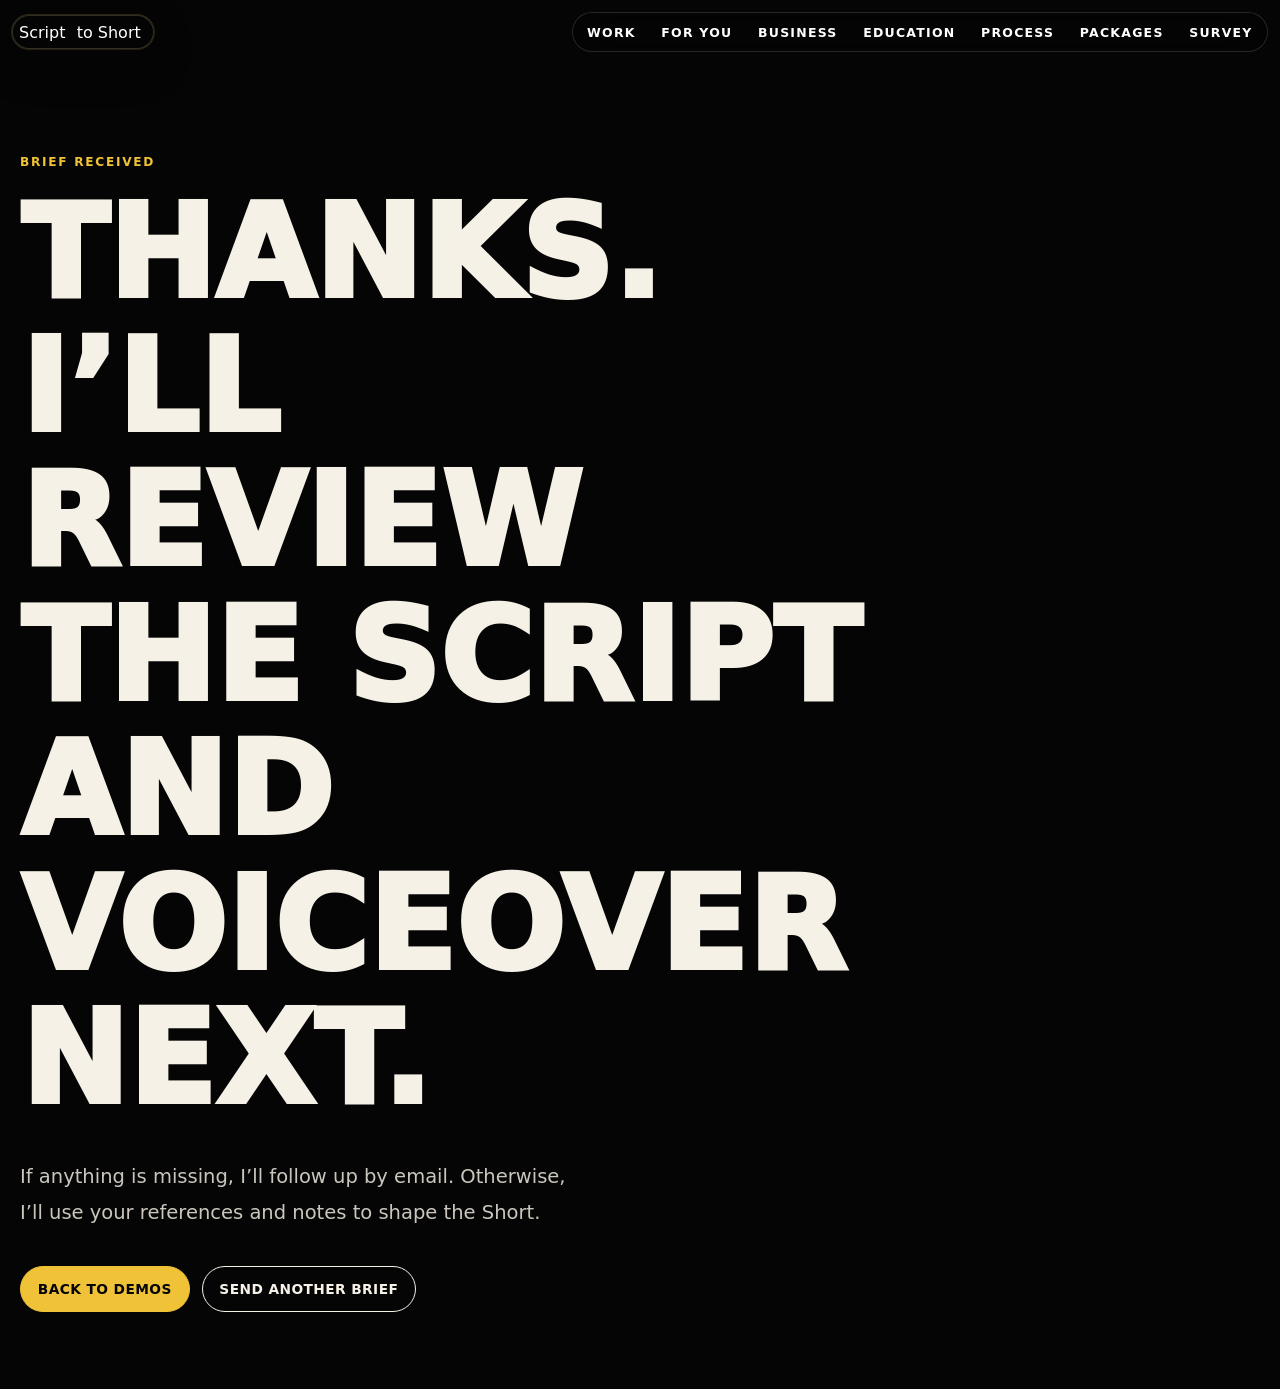
<file: success.html>
<!doctype html>
<html lang="en">
  <head>
    <meta charset="utf-8">
    <meta name="viewport" content="width=device-width, initial-scale=1">
    <title>Brief Submitted | Script to Short</title>
    <meta name="description" content="Confirmation page for YouTube Shorts brief submissions.">
    <link rel="stylesheet" href="./styles.css">
  </head>
  <body>
    <header class="site-header">
      <a class="brand" href="./index.html" aria-label="Go home">
        <span>Script</span>
        <span>to Short</span>
      </a>
      <nav aria-label="Main navigation">
        <a href="./index.html#work">Work</a>
        <a href="./index.html#personas">For You</a>
        <a href="./index.html#business">Business</a>
        <a href="./index.html#education">Education</a>
        <a href="./index.html#workflow">Process</a>
        <a href="./index.html#packages">Packages</a>
        <a href="./index.html#survey">Survey</a>
      </nav>
    </header>

    <main>
      <section class="hero confirmation" aria-labelledby="success-title">
        <div class="hero-shade"></div>
        <div class="hero-content">
          <p class="eyebrow">Brief received</p>
          <h1 id="success-title">Thanks. I’ll review the script and voiceover next.</h1>
          <p class="lede">
            If anything is missing, I’ll follow up by email. Otherwise, I’ll use your
            references and notes to shape the Short.
          </p>
          <div class="hero-actions">
            <a class="button primary" href="./index.html#work">Back to demos</a>
            <a class="button secondary" href="./index.html#submit">Send another brief</a>
          </div>
        </div>
      </section>
    </main>
  </body>
</html>
</file>
<file: styles.css>
:root {
  color-scheme: dark;
  --brand-black: #050505;
  --brand-charcoal: #0c0b09;
  --brand-cream: #f6f1e7;
  --brand-gold: #f0c237;
  --brand-coral: #ef4b35;
  --brand-glow: rgba(240, 194, 55, 0.18);
  --bg: var(--brand-black);
  --panel: #0e0e0e;
  --panel-soft: #171717;
  --ink: var(--brand-cream);
  --muted: #a8a096;
  --line: rgba(246, 241, 231, 0.16);
  --accent: var(--brand-gold);
  --accent-red: var(--brand-coral);
  --shadow: 0 24px 70px rgba(0, 0, 0, 0.42);
  --radius: 8px;
}

* {
  box-sizing: border-box;
}

html {
  overflow-x: hidden;
  scroll-padding-top: 6.5rem;
  scroll-behavior: smooth;
}

body {
  margin: 0;
  min-width: 320px;
  overflow-x: hidden;
  background:
    radial-gradient(circle at 12% 8%, rgba(240, 194, 55, 0.08), transparent 22rem),
    radial-gradient(circle at 88% 18%, rgba(239, 75, 53, 0.07), transparent 24rem),
    var(--bg);
  color: var(--ink);
  font-family:
    Inter, ui-sans-serif, system-ui, -apple-system, BlinkMacSystemFont, "Segoe UI",
    sans-serif;
}

body::before {
  position: fixed;
  inset: 0;
  z-index: -2;
  pointer-events: none;
  content: "";
  background:
    linear-gradient(rgba(246, 241, 231, 0.035) 1px, transparent 1px),
    linear-gradient(90deg, rgba(246, 241, 231, 0.035) 1px, transparent 1px);
  background-size: 42px 42px;
  mask-image: linear-gradient(180deg, transparent, black 22%, black 78%, transparent);
}

button,
input,
select,
textarea {
  font: inherit;
}

button {
  cursor: pointer;
}

a {
  color: inherit;
}

video {
  display: block;
  width: 100%;
  background: #000;
}

.intro-loader {
  position: fixed;
  inset: 0;
  z-index: 100;
  display: grid;
  align-content: center;
  justify-items: center;
  gap: 2rem;
  background: #000;
  pointer-events: none;
  animation: introFade 1600ms ease 900ms forwards;
}

.intro-loader span {
  color: var(--ink);
  font-size: clamp(1.5rem, 4vw, 3.25rem);
  font-weight: 950;
  letter-spacing: 0;
  text-transform: uppercase;
}

.intro-loader i {
  width: min(26rem, 68vw);
  height: 1px;
  background: var(--line);
  transform-origin: left;
  animation: loaderLine 1200ms ease forwards;
}

@keyframes loaderLine {
  from {
    transform: scaleX(0);
  }
  to {
    transform: scaleX(1);
  }
}

@keyframes introFade {
  to {
    opacity: 0;
    visibility: hidden;
  }
}

.site-header {
  position: fixed;
  top: 0;
  right: 0;
  left: 0;
  z-index: 50;
  display: flex;
  align-items: center;
  justify-content: space-between;
  gap: 1rem;
  width: min(1280px, calc(100% - 1.5rem));
  margin: 0 auto;
  padding: 0.75rem 0;
}

.brand {
  display: inline-flex;
  align-items: center;
  gap: 0.7rem;
  min-width: max-content;
  border: 1px solid rgba(246, 241, 231, 0.18);
  border-radius: 999px;
  padding: 0.38rem 0.75rem 0.38rem 0.38rem;
  background: rgba(5, 5, 5, 0.72);
  color: #fff;
  box-shadow: 0 16px 42px rgba(0, 0, 0, 0.32), 0 0 0 1px var(--brand-glow);
  backdrop-filter: blur(16px);
  text-decoration: none;
}

.brand-mark {
  display: grid;
  width: clamp(2.7rem, 5vw, 3.65rem);
  height: clamp(2.7rem, 5vw, 3.65rem);
  place-items: center;
  border-radius: 999px;
  background:
    linear-gradient(135deg, var(--accent), var(--accent-red));
  color: #050505;
  font-size: clamp(0.85rem, 1.2vw, 1rem);
  font-weight: 950;
  letter-spacing: 0;
}

.brand-name {
  display: grid;
  font-size: clamp(1rem, 2.1vw, 1.9rem);
  font-weight: 950;
  letter-spacing: 0;
  line-height: 0.9;
  text-transform: uppercase;
}

.site-header nav {
  display: flex;
  align-items: center;
  gap: clamp(0.75rem, 2vw, 1.6rem);
  border: 1px solid rgba(246, 241, 231, 0.14);
  border-radius: 999px;
  padding: 0.72rem 0.9rem;
  background: rgba(5, 5, 5, 0.56);
  color: #fff;
  font-size: 0.78rem;
  font-weight: 850;
  letter-spacing: 0.1em;
  text-transform: uppercase;
  backdrop-filter: blur(16px);
}

.site-header nav a {
  position: relative;
  text-decoration: none;
  white-space: nowrap;
  transition: color 180ms ease;
}

.site-header nav a::after {
  content: "";
  position: absolute;
  bottom: -4px;
  left: 0;
  width: 0;
  height: 1px;
  background: var(--accent);
  transition: width 240ms ease;
}

.site-header nav a:hover {
  color: var(--accent);
}

.site-header nav a:hover::after {
  width: 100%;
}

.nav-cta {
  border-radius: 999px;
  padding: 0.48rem 0.68rem;
  background: var(--accent);
  color: #050505;
}

.site-header nav .nav-cta:hover {
  color: #050505;
  background: var(--ink);
}

.floating-cta {
  position: fixed;
  right: 1rem;
  bottom: 1rem;
  z-index: 45;
  display: none;
  border: 1px solid rgba(5, 5, 5, 0.36);
  border-radius: 999px;
  padding: 0.85rem 1rem;
  background: var(--accent);
  color: #050505;
  box-shadow: 0 18px 48px rgba(0, 0, 0, 0.36);
  font-size: 0.78rem;
  font-weight: 950;
  letter-spacing: 0.06em;
  text-decoration: none;
  text-transform: uppercase;
}

main {
  width: 100%;
}

section {
  width: min(1240px, calc(100% - 2rem));
  margin: 0 auto;
  padding: clamp(7.5rem, 14vw, 12.5rem) 0;
}

.hero {
  position: relative;
  display: grid;
  align-items: end;
  width: 100%;
  min-height: 100svh;
  overflow: hidden;
  padding: clamp(7.5rem, 12vw, 9.5rem) max(1rem, calc((100vw - 1240px) / 2)) clamp(3rem, 6vw, 5.5rem);
}

.hero-bg,
.hero-shade {
  position: absolute;
  inset: 0;
}

.hero-bg {
  z-index: -3;
  height: 100%;
  object-fit: cover;
  filter: saturate(0.92) contrast(1.08);
}

.hero-shade {
  z-index: -2;
  background:
    radial-gradient(circle at 72% 42%, var(--brand-glow), transparent 22rem),
    radial-gradient(circle at 28% 60%, rgba(239, 75, 53, 0.12), transparent 26rem),
    linear-gradient(90deg, rgba(0, 0, 0, 0.84), rgba(0, 0, 0, 0.42) 52%, rgba(0, 0, 0, 0.82)),
    linear-gradient(180deg, rgba(0, 0, 0, 0.48), rgba(0, 0, 0, 0.2) 42%, #050505 100%);
}

.hero-content {
  max-width: 860px;
}

.eyebrow {
  margin: 0 0 0.8rem;
  color: var(--accent);
  font-size: 0.76rem;
  font-weight: 900;
  letter-spacing: 0.14em;
  text-transform: uppercase;
}

h1,
h2,
h3,
p,
dl,
ul,
fieldset {
  margin-top: 0;
}

h1,
h2,
h3 {
  letter-spacing: 0;
}

h1 {
  max-width: 880px;
  margin-bottom: 2rem;
  font-size: clamp(4.6rem, 13vw, 10.5rem);
  font-weight: 950;
  line-height: 1.05;
  text-transform: uppercase;
}

h2 {
  margin-bottom: 0;
  font-size: clamp(2.75rem, 6.5vw, 5.8rem);
  font-weight: 950;
  line-height: 1.1;
  text-transform: uppercase;
  overflow-wrap: break-word;
}

h3 {
  margin-bottom: 0.65rem;
  font-size: clamp(1.35rem, 2.4vw, 2rem);
  line-height: 1.08;
}

p {
  color: var(--muted);
  font-size: 1rem;
  line-height: 1.8;
}

.hero-content p:not(.eyebrow) {
  max-width: 560px;
  color: rgba(246, 241, 231, 0.82);
  font-size: clamp(1rem, 1.6vw, 1.22rem);
}

.value-points {
  display: grid;
  grid-template-columns: repeat(3, minmax(0, 1fr));
  gap: 1px;
  width: min(680px, 100%);
  margin: 3.5rem 0 0;
  background: linear-gradient(135deg, rgba(240, 194, 55, 0.4), rgba(239, 75, 53, 0.28));
  border: 1px solid rgba(240, 194, 55, 0.28);
}

.value-points div {
  min-width: 0;
  padding: 0.85rem;
  background: rgba(5, 5, 5, 0.72);
  backdrop-filter: blur(14px);
}

.value-points dt {
  margin-bottom: 0.45rem;
  color: var(--accent);
  font-size: 0.68rem;
  font-weight: 900;
  letter-spacing: 0.1em;
  text-transform: uppercase;
}

.value-points dd {
  margin: 0;
  color: rgba(246, 241, 231, 0.86);
  font-size: 0.9rem;
  font-weight: 750;
  line-height: 1.35;
}

.usp-callout {
  display: grid;
  gap: 0.55rem;
  width: min(680px, 100%);
  margin-top: 1.75rem;
  border: 1px solid rgba(240, 194, 55, 0.34);
  border-radius: var(--radius);
  padding: clamp(1rem, 2vw, 1.25rem);
  background:
    linear-gradient(135deg, rgba(240, 194, 55, 0.16), rgba(239, 75, 53, 0.09)),
    rgba(5, 5, 5, 0.76);
  box-shadow: 0 22px 60px rgba(0, 0, 0, 0.3), 0 0 0 1px rgba(240, 194, 55, 0.08);
  backdrop-filter: blur(16px);
}

.usp-callout span {
  width: max-content;
  border-radius: 999px;
  padding: 0.28rem 0.48rem;
  background: var(--accent);
  color: #050505;
  font-size: 0.64rem;
  font-weight: 950;
  letter-spacing: 0.1em;
  text-transform: uppercase;
}

.usp-callout strong {
  max-width: 36rem;
  color: var(--ink);
  font-size: clamp(1.08rem, 2vw, 1.45rem);
  line-height: 1.15;
}

.usp-callout p {
  max-width: 40rem;
  margin-bottom: 0;
  color: rgba(246, 241, 231, 0.78);
}

.hero-actions {
  display: flex;
  flex-wrap: wrap;
  gap: 0.75rem;
  margin-top: 2.25rem;
}

.hero-actions .button {
  flex: 0 1 auto;
}

.button {
  display: inline-flex;
  align-items: center;
  justify-content: center;
  min-height: 2.9rem;
  border: 1px solid var(--ink);
  border-radius: 999px;
  padding: 0.78rem 1.05rem;
  font-size: 0.86rem;
  font-weight: 900;
  letter-spacing: 0.03em;
  text-decoration: none;
  text-transform: uppercase;
  transition:
    background 180ms ease,
    color 180ms ease,
    transform 180ms ease,
    border-color 180ms ease,
    box-shadow 180ms ease;
}

.button:hover {
  transform: translateY(-1px);
}

.button:focus-visible,
.category-tile:focus-visible,
.video-trigger:focus-visible,
.modal-close:focus-visible {
  outline: 0;
  box-shadow: 0 0 0 4px rgba(240, 194, 55, 0.28);
}

.button.primary {
  border-color: var(--accent);
  background: var(--accent);
  color: #050505;
}

.button.primary:hover {
  background: var(--ink);
  border-color: var(--ink);
}

.button.secondary {
  background: transparent;
  color: var(--ink);
}

.voiceover-button {
  border-color: var(--accent);
  background: rgba(240, 194, 55, 0.08);
  color: var(--accent);
  box-shadow: 0 0 0 1px rgba(240, 194, 55, 0.18), 0 14px 32px rgba(240, 194, 55, 0.1);
}

.voiceover-button:hover,
.voiceover-button.is-playing {
  background: var(--accent);
  color: #050505;
}

.hero-note {
  position: absolute;
  right: max(1rem, calc((100vw - 1240px) / 2));
  bottom: clamp(1rem, 4vw, 3rem);
  width: min(22rem, calc(100% - 2rem));
  border: 1px solid rgba(240, 194, 55, 0.26);
  border-radius: var(--radius);
  padding: 1rem;
  background:
    linear-gradient(135deg, rgba(240, 194, 55, 0.1), rgba(239, 75, 53, 0.05)),
    rgba(5, 5, 5, 0.72);
  backdrop-filter: blur(14px);
  box-shadow: var(--shadow);
}

.hero-note span,
.demo-type {
  display: block;
  margin: 0 0 0.4rem;
  color: var(--accent);
  font-size: 0.72rem;
  font-weight: 900;
  letter-spacing: 0.1em;
  text-transform: uppercase;
}

.hero-note strong {
  display: block;
  margin-bottom: 0.4rem;
}

.hero-note p,
.demo-card p,
.service-grid p,
.package-grid p,
.faq-grid p {
  margin-bottom: 0;
}

.confirmation {
  min-height: 100svh;
  background: #050505;
}

.confirmation h1 {
  max-width: 980px;
  font-size: clamp(3.8rem, 10vw, 9rem);
}

.section-masthead {
  display: grid;
  grid-template-columns: minmax(0, 0.32fr) minmax(0, 0.68fr);
  gap: clamp(2rem, 6vw, 6rem);
  align-items: end;
  margin-bottom: clamp(2.75rem, 6vw, 5.5rem);
}

.section-masthead > p:last-child {
  max-width: 36rem;
  align-self: end;
}

.category-grid {
  display: grid;
  grid-template-columns: repeat(6, minmax(0, 1fr));
  gap: 1px;
  margin-bottom: clamp(2.75rem, 6vw, 5rem);
  background: var(--line);
  border: 1px solid var(--line);
}

.category-tile {
  position: relative;
  display: grid;
  min-height: 9.5rem;
  border: 0;
  border-top: 3px solid transparent;
  padding: 1.15rem;
  background: #080808;
  color: var(--ink);
  text-align: left;
  transition:
    background 180ms ease,
    color 180ms ease,
    transform 180ms ease,
    border-color 180ms ease;
}

.category-tile::after {
  position: absolute;
  top: 0.85rem;
  right: 0.85rem;
  border: 1px solid rgba(246, 241, 231, 0.2);
  border-radius: 999px;
  padding: 0.32rem 0.48rem;
  color: var(--muted);
  content: "Choose";
  font-size: 0.62rem;
  font-weight: 900;
  letter-spacing: 0.08em;
  text-transform: uppercase;
}

.category-tile strong {
  align-self: end;
  font-size: clamp(1.25rem, 2.2vw, 2.1rem);
  font-weight: 950;
  letter-spacing: 0;
  line-height: 1;
  text-transform: uppercase;
}

.category-tile span {
  color: var(--muted);
  font-size: 0.74rem;
  font-weight: 850;
  letter-spacing: 0.08em;
  text-transform: uppercase;
}

.category-tile:hover,
.category-tile.active {
  border-top-color: var(--accent-red);
  background: var(--accent);
  color: #050505;
  transform: translateY(-2px);
}

.category-tile:hover span,
.category-tile.active span,
.category-tile:hover::after,
.category-tile.active::after {
  color: rgba(5, 5, 5, 0.72);
}

.category-tile.active::after {
  border-color: rgba(5, 5, 5, 0.22);
  content: "Selected";
}

.showcase-grid,
.demo-grid {
  display: grid;
  grid-template-columns: repeat(3, minmax(0, 1fr));
  gap: clamp(1.5rem, 4vw, 2.5rem);
}

.showcase-grid article {
  display: grid;
  gap: 1.15rem;
  min-width: 0;
}

.showcase-grid article:first-child {
  grid-column: span 1;
}

.demo-card {
  display: grid;
  gap: 1.15rem;
  min-width: 0;
}

.demo-card.is-hidden {
  display: none;
}

.cta-strip {
  display: flex;
  align-items: center;
  justify-content: space-between;
  gap: clamp(1rem, 4vw, 2rem);
  margin-top: clamp(2rem, 5vw, 4rem);
  border: 1px solid rgba(240, 194, 55, 0.26);
  border-radius: var(--radius);
  padding: clamp(1rem, 3vw, 1.4rem);
  background:
    linear-gradient(135deg, rgba(240, 194, 55, 0.14), rgba(239, 75, 53, 0.08)),
    #080808;
  box-shadow: 0 22px 60px rgba(0, 0, 0, 0.24);
}

.cta-strip h3 {
  margin-bottom: 0.35rem;
}

.cta-strip p:last-child {
  margin-bottom: 0;
}

.cta-strip-actions {
  display: flex;
  flex: 0 0 auto;
  flex-wrap: wrap;
  gap: 0.7rem;
  justify-content: flex-end;
}

.video-trigger {
  position: relative;
  overflow: hidden;
  border: 1px solid rgba(240, 194, 55, 0.34);
  border-radius: var(--radius);
  padding: 0;
  background: #000;
  box-shadow: var(--shadow);
  transition:
    border-color 180ms ease,
    box-shadow 180ms ease,
    transform 180ms ease;
}

.video-trigger::before {
  position: absolute;
  inset: 0;
  z-index: 1;
  pointer-events: none;
  content: "";
  background:
    linear-gradient(180deg, rgba(0, 0, 0, 0.04), transparent 44%, rgba(0, 0, 0, 0.68)),
    radial-gradient(circle at 50% 50%, rgba(240, 194, 55, 0.14), transparent 34%);
  opacity: 0.75;
  transition: opacity 180ms ease;
}

.video-trigger::after {
  position: absolute;
  top: 50%;
  left: 50%;
  z-index: 2;
  display: grid;
  width: 3.2rem;
  height: 3.2rem;
  place-items: center;
  border: 1px solid rgba(246, 241, 231, 0.72);
  border-radius: 999px;
  background: rgba(5, 5, 5, 0.72);
  color: var(--ink);
  content: "▶";
  font-size: 0.95rem;
  line-height: 1;
  transform: translate(-50%, -50%);
  transition:
    background 180ms ease,
    color 180ms ease,
    transform 180ms ease;
}

.video-trigger video {
  aspect-ratio: 9 / 16;
  object-fit: cover;
  transition:
    opacity 180ms ease,
    transform 360ms ease;
}

.video-trigger span {
  position: absolute;
  right: 0.8rem;
  bottom: 0.8rem;
  z-index: 2;
  border: 1px solid rgba(246, 241, 231, 0.72);
  border-radius: 999px;
  padding: 0.46rem 0.62rem;
  background: rgba(0, 0, 0, 0.56);
  color: var(--ink);
  font-size: 0.72rem;
  font-weight: 900;
  letter-spacing: 0.08em;
  text-transform: uppercase;
}

.video-trigger:hover {
  border-color: var(--accent);
  box-shadow: 0 28px 76px rgba(0, 0, 0, 0.48), 0 0 0 1px rgba(240, 194, 55, 0.18);
  transform: translateY(-3px);
}

.video-trigger:hover::before {
  opacity: 0.42;
}

.video-trigger:hover::after {
  background: var(--accent);
  color: #050505;
  transform: translate(-50%, -50%) scale(1.06);
}

.video-trigger:hover video {
  opacity: 0.82;
  transform: scale(1.03);
}

.about-section,
.submit-section {
  display: grid;
  grid-template-columns: minmax(0, 0.8fr) minmax(320px, 1.2fr);
  gap: clamp(3rem, 7vw, 6rem);
  align-items: start;
  border-top: 1px solid var(--line);
}

.about-copy {
  display: grid;
  gap: 2.5rem;
}

.about-copy > p {
  max-width: 46rem;
  color: rgba(246, 241, 231, 0.82);
  font-size: clamp(1.1rem, 2vw, 1.45rem);
}

.stat-list {
  display: grid;
  grid-template-columns: repeat(3, minmax(0, 1fr));
  gap: 1px;
  margin: 0;
  background: var(--line);
  border: 1px solid var(--line);
}

.stat-list div {
  padding: 1.25rem;
  background: #080808;
}

.stat-list dt {
  margin-bottom: 0.45rem;
  color: var(--accent);
  font-size: 0.72rem;
  font-weight: 900;
  letter-spacing: 0.1em;
  text-transform: uppercase;
}

.stat-list dd {
  margin: 0;
  font-weight: 850;
}

.persona-grid {
  display: grid;
  grid-template-columns: repeat(3, minmax(0, 1fr));
  gap: 1.5rem;
}

.persona-grid article {
  min-width: 0;
  padding: clamp(1.5rem, 4vw, 2.25rem);
  border: 1px solid var(--line);
  border-radius: var(--radius);
  background:
    linear-gradient(180deg, rgba(240, 194, 55, 0.08), transparent 34%),
    #080808;
}

.persona-grid dl {
  display: grid;
  gap: 1.15rem;
  margin: 1.7rem 0 0;
}

.persona-grid dt {
  margin-bottom: 0.25rem;
  color: var(--accent);
  font-size: 0.7rem;
  font-weight: 900;
  letter-spacing: 0.1em;
  text-transform: uppercase;
}

.persona-grid dd {
  margin: 0;
  color: var(--muted);
  line-height: 1.45;
}

.business-section {
  display: grid;
  grid-template-columns: minmax(0, 1.15fr) minmax(320px, 0.85fr);
  gap: 1px;
  align-items: stretch;
  width: min(1240px, calc(100% - 2rem));
  border: 1px solid var(--line);
  padding: 0;
  background: var(--line);
}

.freelancer-grid,
.case-grid,
.template-grid {
  display: grid;
  gap: 1px;
  background: var(--line);
  border: 1px solid var(--line);
}

.freelancer-grid {
  grid-template-columns: repeat(3, minmax(0, 1fr));
}

.freelancer-grid article,
.case-grid article,
.template-grid article {
  min-width: 0;
  padding: clamp(1.25rem, 3vw, 1.75rem);
  background: #080808;
}

.freelancer-grid article {
  min-height: 20rem;
  display: grid;
  align-content: end;
  background:
    radial-gradient(circle at 20% 18%, rgba(240, 194, 55, 0.12), transparent 10rem),
    #080808;
}

.freelancer-grid span,
.template-grid span {
  display: block;
  margin-bottom: 2rem;
  color: var(--accent);
  font-size: 0.72rem;
  font-weight: 900;
  letter-spacing: 0.1em;
  text-transform: uppercase;
}

.business-panel,
.business-grid article {
  background: #080808;
}

.business-panel,
.business-grid {
  min-width: 0;
}

.business-panel {
  display: grid;
  align-content: end;
  min-height: clamp(28rem, 54vw, 42rem);
  padding: clamp(1.75rem, 5vw, 4rem);
  background:
    radial-gradient(circle at 78% 24%, rgba(239, 75, 53, 0.28), transparent 18rem),
    linear-gradient(135deg, rgba(240, 194, 55, 0.12), transparent 45%),
    #080808;
}

.business-panel h2 {
  max-width: 760px;
}

.business-panel p {
  max-width: 600px;
  color: rgba(246, 241, 231, 0.8);
  font-size: clamp(1rem, 1.8vw, 1.2rem);
}

.business-panel .button {
  width: max-content;
  margin-top: 1.35rem;
}

.business-grid {
  display: grid;
  gap: 1px;
}

.business-grid article {
  display: grid;
  align-content: end;
  min-height: 12rem;
  padding: clamp(1.25rem, 3vw, 1.75rem);
}

.business-grid span {
  display: block;
  margin-bottom: 2rem;
  color: var(--accent-red);
  font-weight: 950;
}

.case-grid {
  grid-template-columns: repeat(3, minmax(0, 1fr));
}

.case-grid dl {
  display: grid;
  gap: 1rem;
  margin: 1.2rem 0 0;
}

.case-grid dt {
  margin-bottom: 0.25rem;
  color: var(--accent);
  font-size: 0.7rem;
  font-weight: 900;
  letter-spacing: 0.1em;
  text-transform: uppercase;
}

.case-grid dd {
  margin: 0;
  color: var(--muted);
  line-height: 1.45;
}

.education-section {
  display: grid;
  grid-template-columns: minmax(0, 0.9fr) minmax(320px, 1.1fr);
  gap: 1px;
  align-items: stretch;
  width: min(1240px, calc(100% - 2rem));
  border: 1px solid var(--line);
  padding: 0;
  background: var(--line);
  overflow: hidden;
}

.education-panel,
.template-grid article {
  background: #080808;
}

.education-panel,
.template-grid {
  min-width: 0;
}

.education-panel {
  display: grid;
  align-content: end;
  padding: clamp(1.75rem, 5vw, 4rem);
  background:
    radial-gradient(circle at 82% 20%, rgba(240, 194, 55, 0.2), transparent 16rem),
    linear-gradient(135deg, rgba(239, 75, 53, 0.12), transparent 46%),
    #080808;
  overflow: hidden;
}

.education-panel p {
  max-width: 560px;
}

.template-grid {
  grid-template-columns: repeat(2, minmax(0, 1fr));
  border: 0;
}

.service-grid,
.package-grid,
.faq-grid {
  display: grid;
  gap: 1.5rem;
}

.service-grid {
  grid-template-columns: repeat(4, minmax(0, 1fr));
}

.package-grid {
  grid-template-columns: repeat(3, minmax(0, 1fr));
}

.faq-grid {
  grid-template-columns: repeat(2, minmax(0, 1fr));
}

.service-grid article,
.package-grid article,
.faq-grid article {
  min-width: 0;
  padding: clamp(1.5rem, 4vw, 2.25rem);
  background: #080808;
  border: 1px solid var(--line);
  border-radius: var(--radius);
}

.service-grid span {
  display: block;
  margin-bottom: 2.5rem;
  color: var(--accent-red);
  font-size: 1.25rem;
  font-weight: 950;
}

.package-grid .featured-package {
  background: var(--ink);
  color: #050505;
}

.package-grid .featured-package p,
.package-grid .featured-package .demo-type,
.package-grid .featured-package li {
  color: rgba(5, 5, 5, 0.72);
}

.package-grid ul {
  display: grid;
  gap: 0.5rem;
  margin: 1rem 0 0;
  padding: 0;
  color: var(--muted);
  list-style: none;
}

.package-grid li {
  position: relative;
  padding-left: 1rem;
  line-height: 1.45;
}

.package-grid li::before {
  position: absolute;
  left: 0;
  color: var(--accent);
  content: "/";
  font-weight: 950;
}

.flowchart {
  display: grid;
  grid-template-columns: repeat(5, minmax(0, 1fr));
  gap: 1px;
  margin-bottom: clamp(2rem, 5vw, 4rem);
  background: var(--line);
  border: 1px solid var(--line);
}

.flowchart article {
  position: relative;
  min-width: 0;
  min-height: 16rem;
  padding: clamp(1.25rem, 3vw, 1.75rem);
  background:
    linear-gradient(180deg, rgba(240, 194, 55, 0.08), transparent 44%),
    #080808;
}

.flowchart article:not(:last-child)::after {
  position: absolute;
  top: 1rem;
  right: 1rem;
  color: var(--accent);
  content: "→";
  font-size: 1.4rem;
  font-weight: 950;
}

.flowchart span {
  display: block;
  margin-bottom: 3.5rem;
  color: var(--accent-red);
  font-weight: 950;
}

.turnaround-grid {
  display: grid;
  grid-template-columns: repeat(3, minmax(0, 1fr));
  gap: 1px;
  background: var(--line);
  border: 1px solid var(--line);
}

.turnaround-grid article {
  min-width: 0;
  padding: clamp(1.25rem, 3vw, 1.75rem);
  background: #080808;
}

.turnaround-grid article:first-child {
  background: var(--ink);
  color: #050505;
}

.turnaround-grid article:first-child p,
.turnaround-grid article:first-child .demo-type {
  color: rgba(5, 5, 5, 0.72);
}

.submit-copy {
  position: sticky;
  top: 6rem;
}

.request-form {
  display: grid;
  gap: 1.15rem;
  border: 1px solid rgba(240, 194, 55, 0.26);
  border-radius: var(--radius);
  padding: clamp(1.25rem, 3vw, 1.75rem);
  background: #080808;
  box-shadow: var(--shadow), 0 0 0 1px rgba(240, 194, 55, 0.08);
}

.survey-form {
  display: grid;
  gap: 1.15rem;
  border: 1px solid rgba(240, 194, 55, 0.24);
  border-radius: var(--radius);
  padding: clamp(1.25rem, 3vw, 1.75rem);
  background:
    linear-gradient(135deg, rgba(240, 194, 55, 0.1), transparent 42%),
    #080808;
  box-shadow: 0 22px 60px rgba(0, 0, 0, 0.24);
}

.field-pair {
  display: grid;
  grid-template-columns: repeat(2, minmax(0, 1fr));
  gap: 1rem;
}

fieldset {
  display: grid;
  gap: 1rem;
  margin-bottom: 0;
  border: 1px solid var(--line);
  border-radius: var(--radius);
  padding: 1rem;
}

legend {
  padding: 0 0.4rem;
  color: var(--ink);
  font-size: 0.82rem;
  font-weight: 900;
  letter-spacing: 0.04em;
  text-transform: uppercase;
}

.choice-grid {
  display: grid;
  grid-template-columns: repeat(2, minmax(0, 1fr));
  gap: 0.7rem;
}

.choice-grid label {
  display: flex;
  align-items: center;
  gap: 0.55rem;
  border: 1px solid var(--line);
  border-radius: var(--radius);
  padding: 0.75rem;
  background: #101010;
  color: var(--muted);
  font-size: 0.78rem;
  line-height: 1.35;
  text-transform: none;
  transition:
    border-color 180ms ease,
    background 180ms ease,
    color 180ms ease;
}

.choice-grid label:hover,
.choice-grid label:has(input:checked) {
  border-color: rgba(240, 194, 55, 0.62);
  background: rgba(240, 194, 55, 0.08);
  color: var(--ink);
}

.choice-grid input {
  width: auto;
  min-width: auto;
  accent-color: var(--accent);
}

label {
  display: grid;
  gap: 0.42rem;
  color: var(--ink);
  font-size: 0.82rem;
  font-weight: 900;
  letter-spacing: 0.04em;
  text-transform: uppercase;
}

input,
select,
textarea {
  width: 100%;
  min-width: 0;
  border: 1px solid var(--line);
  border-radius: var(--radius);
  padding: 0.85rem 0.9rem;
  background: #101010;
  color: var(--ink);
  outline: none;
}

input:focus,
select:focus,
textarea:focus {
  border-color: var(--accent);
  box-shadow: 0 0 0 3px rgba(240, 194, 55, 0.18);
}

textarea {
  resize: vertical;
}

.file-note,
.form-status,
.survey-status {
  color: var(--muted);
  font-size: 0.82rem;
  font-weight: 650;
  letter-spacing: 0;
  text-transform: none;
}

.form-status,
.survey-status {
  min-height: 1.25rem;
  margin: -0.25rem 0 0;
}

.hidden-field {
  display: none;
}

.video-modal {
  position: fixed;
  inset: 0;
  z-index: 90;
  display: none;
  place-items: center;
  padding: 1rem;
  background: rgba(0, 0, 0, 0.86);
  backdrop-filter: blur(18px);
}

.video-modal.is-open {
  display: grid;
}

.modal-panel {
  display: grid;
  grid-template-columns: minmax(220px, 360px) minmax(0, 420px);
  gap: clamp(1rem, 4vw, 2rem);
  align-items: end;
  width: min(900px, 100%);
}

.modal-video {
  aspect-ratio: 9 / 16;
  border: 1px solid var(--line);
  border-radius: var(--radius);
  object-fit: cover;
  box-shadow: var(--shadow);
}

.modal-close {
  position: absolute;
  top: 1rem;
  right: 1rem;
  border: 1px solid var(--line);
  border-radius: 999px;
  padding: 0.62rem 0.85rem;
  background: #080808;
  color: var(--ink);
  font-size: 0.75rem;
  font-weight: 900;
  letter-spacing: 0.08em;
  text-transform: uppercase;
}

@media (max-width: 980px) {
  .site-header {
    align-items: flex-start;
    width: min(100% - 1rem, 1240px);
  }

  .site-header nav {
    flex-wrap: nowrap;
    justify-content: flex-end;
    gap: 0.9rem;
    max-width: min(100%, 35rem);
    overflow-x: auto;
    scrollbar-width: none;
  }

  .site-header nav::-webkit-scrollbar {
    display: none;
  }

  .hero-note {
    position: static;
    margin-top: 2rem;
  }

  .section-masthead,
  .about-section,
  .business-section,
  .education-section,
  .submit-section,
  .modal-panel {
    grid-template-columns: 1fr;
  }

  .category-grid {
    grid-template-columns: repeat(2, minmax(0, 1fr));
  }

  .showcase-grid,
  .demo-grid {
    grid-template-columns: repeat(2, minmax(0, 1fr));
  }

  .service-grid,
  .persona-grid,
  .freelancer-grid,
  .case-grid,
  .package-grid,
  .flowchart,
  .turnaround-grid,
  .faq-grid,
  .template-grid,
  .stat-list {
    grid-template-columns: 1fr;
  }

  .value-points {
    grid-template-columns: 1fr;
  }

  .business-panel {
    min-height: auto;
  }

  .submit-copy {
    position: static;
  }
}

@media (max-width: 620px) {
  html {
    scroll-padding-top: 8rem;
  }

  body {
    padding-bottom: 4.25rem;
  }

  .site-header {
    position: sticky;
    top: 0;
    width: min(100% - 1rem, 1240px);
    display: grid;
    justify-items: start;
    padding: 0.55rem 0 0.65rem;
    background:
      linear-gradient(180deg, rgba(5, 5, 5, 0.94), rgba(5, 5, 5, 0.7) 72%, transparent);
  }

  .brand {
    padding-right: 0.65rem;
  }

  .brand-mark {
    width: 2.45rem;
    height: 2.45rem;
  }

  .brand-name {
    font-size: 0.95rem;
  }

  .site-header nav {
    justify-content: flex-start;
    width: 100%;
    max-width: calc(100vw - 1rem);
    padding: 0.58rem 0.7rem;
    font-size: 0.68rem;
  }

  .floating-cta {
    left: 1rem;
    right: 1rem;
    display: inline-flex;
    align-items: center;
    justify-content: center;
  }

  section {
    width: min(100% - 1rem, 1240px);
    padding: 4rem 0;
  }

  .hero {
    min-height: auto;
    padding: 2rem 0.5rem 3rem;
  }

  h1 {
    font-size: clamp(3.35rem, 18vw, 5.4rem);
    line-height: 0.9;
  }

  h2 {
    font-size: clamp(2.35rem, 11vw, 3.7rem);
    line-height: 0.96;
  }

  .business-panel h2 {
    font-size: clamp(2.2rem, 10vw, 3.2rem);
  }

  .hero-content p:not(.eyebrow),
  .usp-callout p,
  p {
    font-size: 0.95rem;
  }

  .hero-actions {
    display: grid;
    grid-template-columns: 1fr;
  }

  .button {
    width: 100%;
    min-height: 3.1rem;
  }

  .business-grid article {
    min-width: 0;
  }

  .category-grid,
  .showcase-grid,
  .demo-grid,
  .choice-grid,
  .field-pair {
    grid-template-columns: 1fr;
  }

  .cta-strip {
    display: grid;
  }

  .cta-strip-actions {
    display: grid;
    grid-template-columns: 1fr;
  }

  .flowchart article {
    min-height: auto;
  }

  .flowchart article:not(:last-child)::after {
    content: "↓";
  }

  .category-tile {
    min-height: 5.8rem;
  }

  .category-tile::after {
    display: none;
  }

  .value-points div,
  .usp-callout,
  .hero-note,
  .request-form,
  .survey-form,
  .service-grid article,
  .package-grid article,
  .faq-grid article,
  .persona-grid article,
  .freelancer-grid article,
  .case-grid article,
  .template-grid article,
  .turnaround-grid article,
  .flowchart article {
    padding: 1rem;
  }

  .video-trigger::after {
    width: 2.75rem;
    height: 2.75rem;
  }

  .modal-panel {
    align-items: start;
  }
}

/* Feature List Styles */
.feature-list {
  list-style: none;
  padding: 0;
  margin: 1.5rem 0 0;
  display: grid;
  gap: 0.85rem;
}

.feature-list li {
  position: relative;
  padding-left: 1.6rem;
  color: var(--muted);
  font-size: clamp(0.9rem, 1.2vw, 1rem);
  line-height: 1.4;
}

.feature-list li::before {
  content: "→";
  position: absolute;
  left: 0;
  color: var(--accent);
  font-weight: 900;
  font-size: 0.9rem;
}

.feature-list strong {
  color: var(--ink);
  margin-right: 0.25rem;
}

/* Pathway Gateway Styles */
.pathway-grid {
  display: grid;
  grid-template-columns: repeat(3, 1fr);
  gap: 1.5rem;
}

.pathway-card {
  display: grid;
  gap: 1rem;
  border: 1px solid var(--line);
  border-radius: var(--radius);
  padding: clamp(1.5rem, 4vw, 2.8rem);
  background:
    linear-gradient(180deg, rgba(246, 241, 231, 0.02), transparent),
    #080808;
  text-decoration: none;
  transition:
    transform 240ms ease,
    border-color 240ms ease,
    background 240ms ease,
    box-shadow 240ms ease;
}

.pathway-card:hover {
  transform: translateY(-5px);
  border-color: var(--accent);
  background: rgba(240, 194, 55, 0.05);
  box-shadow: 0 22px 60px rgba(0, 0, 0, 0.45);
}

.pathway-card h3 {
  margin: 0;
  font-size: clamp(1.2rem, 2vw, 1.6rem);
  font-weight: 950;
  text-transform: uppercase;
  letter-spacing: 0.02em;
}

.pathway-card p {
  margin: 0;
  color: var(--muted);
  font-size: clamp(0.85rem, 1.1vw, 0.95rem);
  line-height: 1.6;
}

.pathway-card span {
  color: var(--accent);
  font-weight: 900;
  font-size: 0.78rem;
  letter-spacing: 0.1em;
  text-transform: uppercase;
  text-underline-offset: 4px;
  transition: text-decoration 180ms ease;
}

.pathway-card:hover span {
  text-decoration: underline;
}

@media (max-width: 920px) {
  .pathway-grid {
    grid-template-columns: 1fr;
  }
}

/* Feature List Grid (Deep Dive) Styles */
.feature-list-grid {
  display: grid;
  grid-template-columns: repeat(4, minmax(0, 1fr));
  gap: 1.25rem;
}

.feature-list-grid article {
  display: grid;
  gap: 1rem;
  padding: 1.5rem;
  border-left: 1px solid var(--line);
  background: rgba(246, 241, 231, 0.015);
  transition: border-color 240ms ease, background 240ms ease;
}

.feature-list-grid article:hover {
  border-left-color: var(--accent);
  background: rgba(240, 194, 55, 0.03);
}

.feature-list-grid h3 {
  margin: 0;
  font-size: 1rem;
  font-weight: 950;
  text-transform: uppercase;
  letter-spacing: 0.04em;
  color: var(--accent);
}

.feature-list-grid p {
  margin: 0;
  color: var(--muted);
  font-size: 0.92rem;
  line-height: 1.55;
}

@media (max-width: 1024px) {
  .feature-list-grid {
    grid-template-columns: repeat(2, 1fr);
  }
}

@media (max-width: 620px) {
  .feature-list-grid {
    grid-template-columns: 1fr;
  }
}

/* Site Footer Styles */
.site-footer {
  margin-top: clamp(6rem, 12vw, 10rem);
  padding: clamp(4rem, 8vw, 6.5rem) max(1rem, calc((100vw - 1240px) / 2)) 2rem;
  background:
    radial-gradient(circle at 100% 0%, rgba(240, 194, 55, 0.05), transparent 30rem),
    #050505;
  border-top: 1px solid var(--line);
}

.footer-content {
  display: flex;
  flex-wrap: wrap;
  justify-content: space-between;
  gap: 3.5rem;
  margin-bottom: 4rem;
}

.footer-brand {
  max-width: 320px;
}

.footer-brand .brand {
  margin-bottom: 1.5rem;
  background: transparent;
  border-color: var(--line);
  box-shadow: none;
}

.footer-brand p {
  color: var(--muted);
  font-size: 0.95rem;
}

.footer-nav {
  display: flex;
  flex-wrap: wrap;
  gap: clamp(2rem, 5vw, 4.5rem);
}

.footer-col {
  display: grid;
  gap: 0.85rem;
  align-content: start;
}

.footer-col h4 {
  margin: 0 0 0.5rem;
  color: #fff;
  font-size: 0.85rem;
  font-weight: 950;
  text-transform: uppercase;
  letter-spacing: 0.08em;
}

.footer-col a {
  color: var(--muted);
  text-decoration: underline;
  text-decoration-color: rgba(240, 194, 55, 0.25);
  text-underline-offset: 5px;
  font-size: 0.92rem;
  transition: color 180ms ease, text-decoration-color 180ms ease;
}

.footer-col a:hover {
  color: #fff;
  text-decoration-color: var(--accent);
}

/* Trust Signals Styles */
.trust-strip {
  display: flex;
  flex-direction: column;
  align-items: center;
  gap: 1.5rem;
  padding: 4rem 1.5rem;
  background: rgba(246, 241, 231, 0.02);
  border-top: 1px solid var(--line);
  border-bottom: 1px solid var(--line);
  margin: 0 auto;
  width: 100%;
}

.trust-strip p {
  margin: 0;
  text-transform: uppercase;
  font-size: 0.72rem;
  font-weight: 900;
  letter-spacing: 0.15em;
  color: var(--accent);
}

.trust-strip .logo-grid {
  display: flex;
  flex-wrap: wrap;
  justify-content: center;
  gap: clamp(2rem, 6vw, 5rem);
}

.trust-strip .logo-grid span {
  font-size: clamp(0.9rem, 1.5vw, 1.15rem);
  font-weight: 950;
  color: rgba(246, 241, 231, 0.42);
  text-transform: uppercase;
  letter-spacing: 0.04em;
}

.testimonial-grid {
  display: grid;
  grid-template-columns: repeat(3, 1fr);
  gap: 2rem;
}

.testimonial-grid blockquote {
  margin: 0;
  display: flex;
  flex-direction: column;
  gap: 1.5rem;
  padding: 2.5rem;
  background: #080808;
  border-bottom: 2px solid var(--line);
  transition: border-color 240ms ease;
}

.testimonial-grid blockquote:hover {
  border-color: var(--accent);
}

.testimonial-grid p {
  margin: 0;
  font-size: 1.15rem;
  font-style: italic;
  line-height: 1.6;
  color: var(--ink);
}

.testimonial-grid footer {
  color: var(--accent);
  font-size: 0.82rem;
  font-weight: 900;
  text-transform: uppercase;
  letter-spacing: 0.1em;
}

@media (max-width: 960px) {
  .testimonial-grid {
    grid-template-columns: 1fr;
  }
}


.footer-col p {
  margin: 0;
  color: var(--muted);
  font-size: 0.88rem;
}

.footer-bottom {
  border-top: 1px solid var(--line);
  padding-top: 2rem;
  color: #444;
  font-size: 0.78rem;
  text-align: center;
}

@media (max-width: 768px) {
  .footer-content {
    flex-direction: column;
    gap: 2.5rem;
  }
  
  .footer-nav {
    flex-direction: column;
    gap: 2rem;
  }
}
</file>
